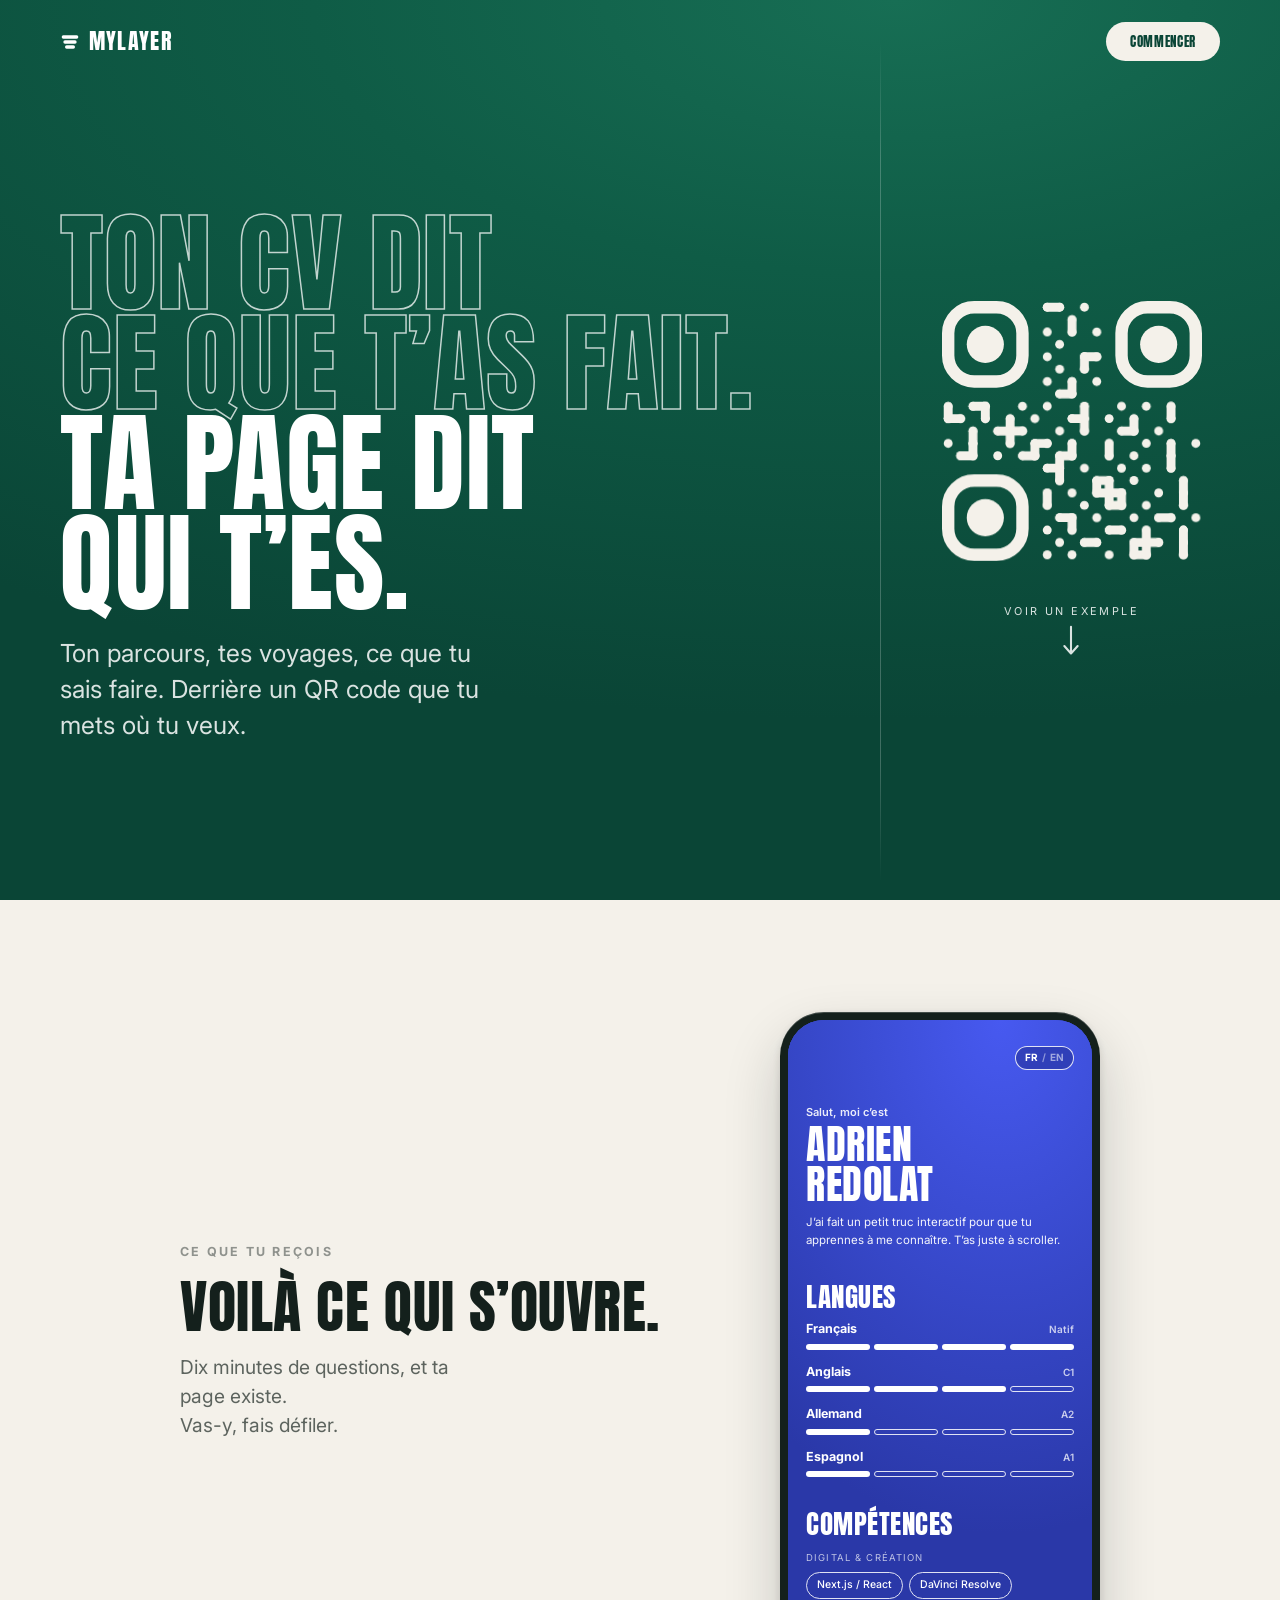
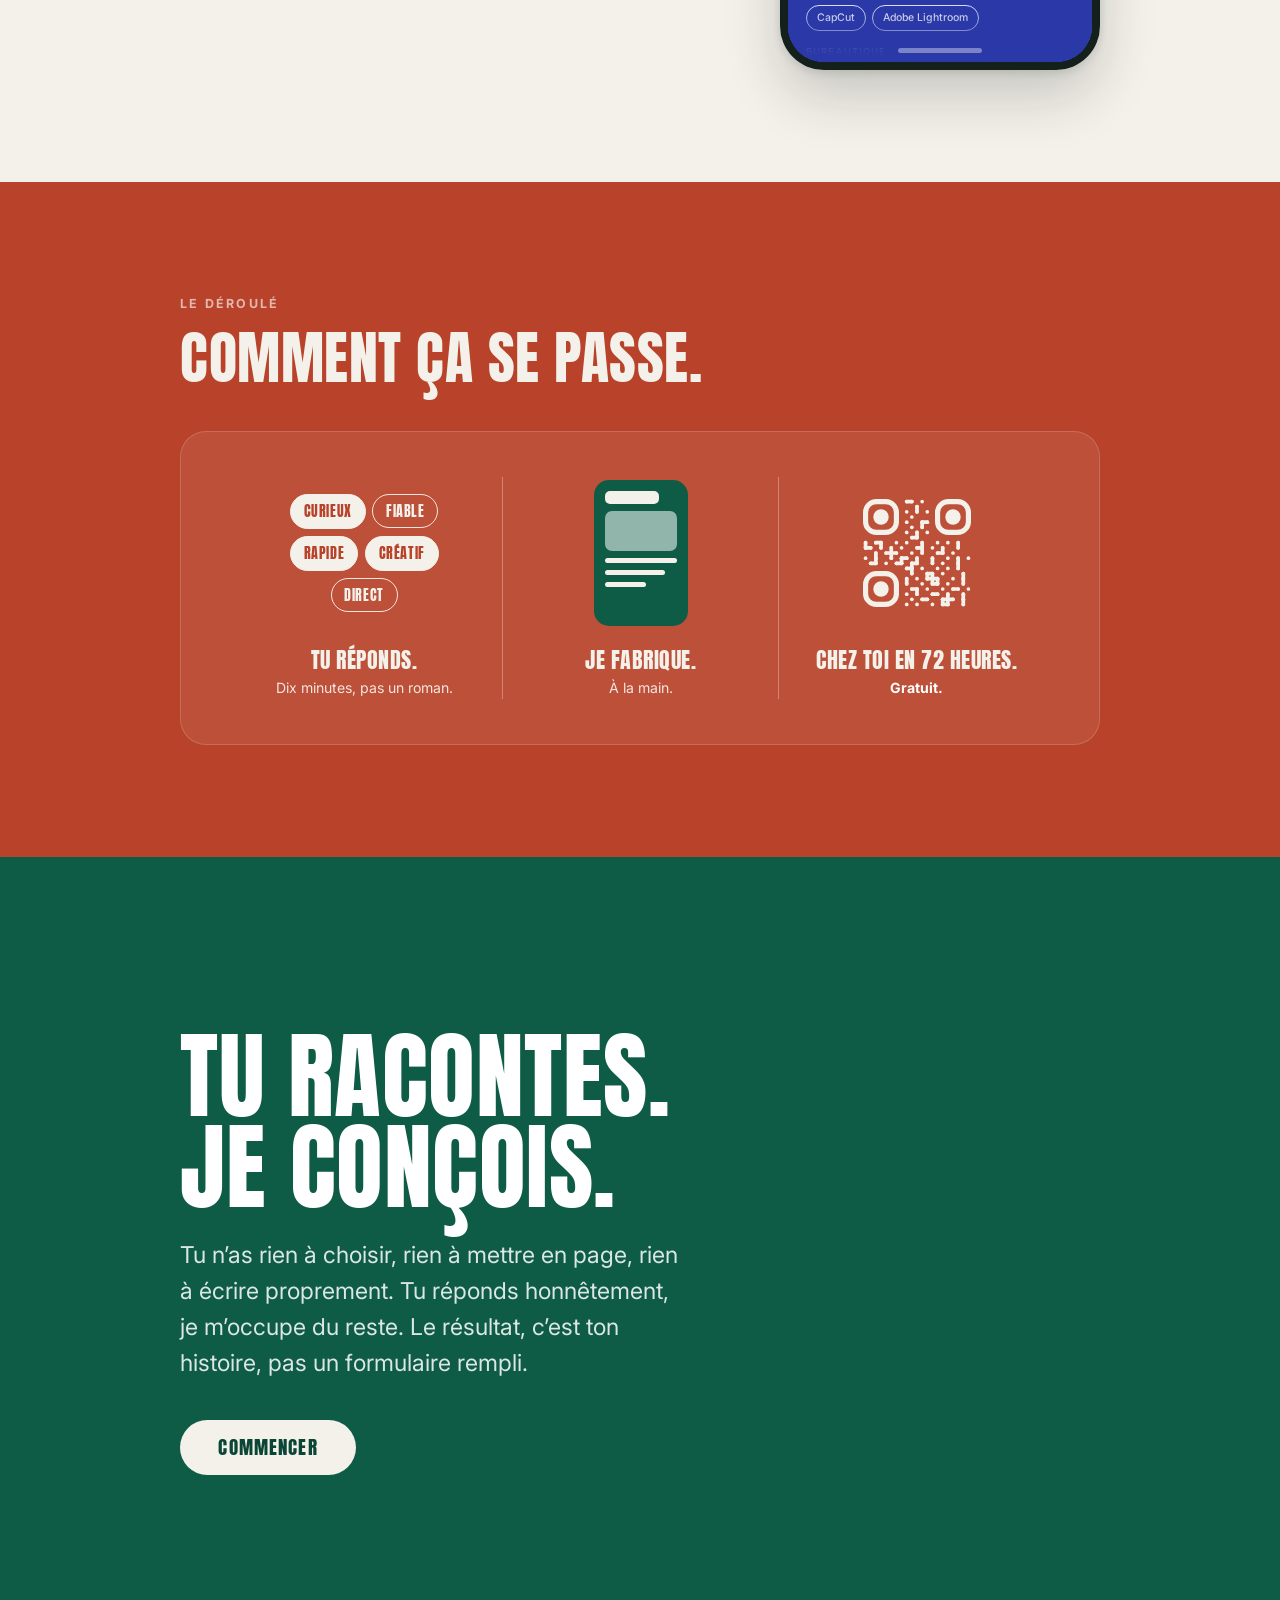
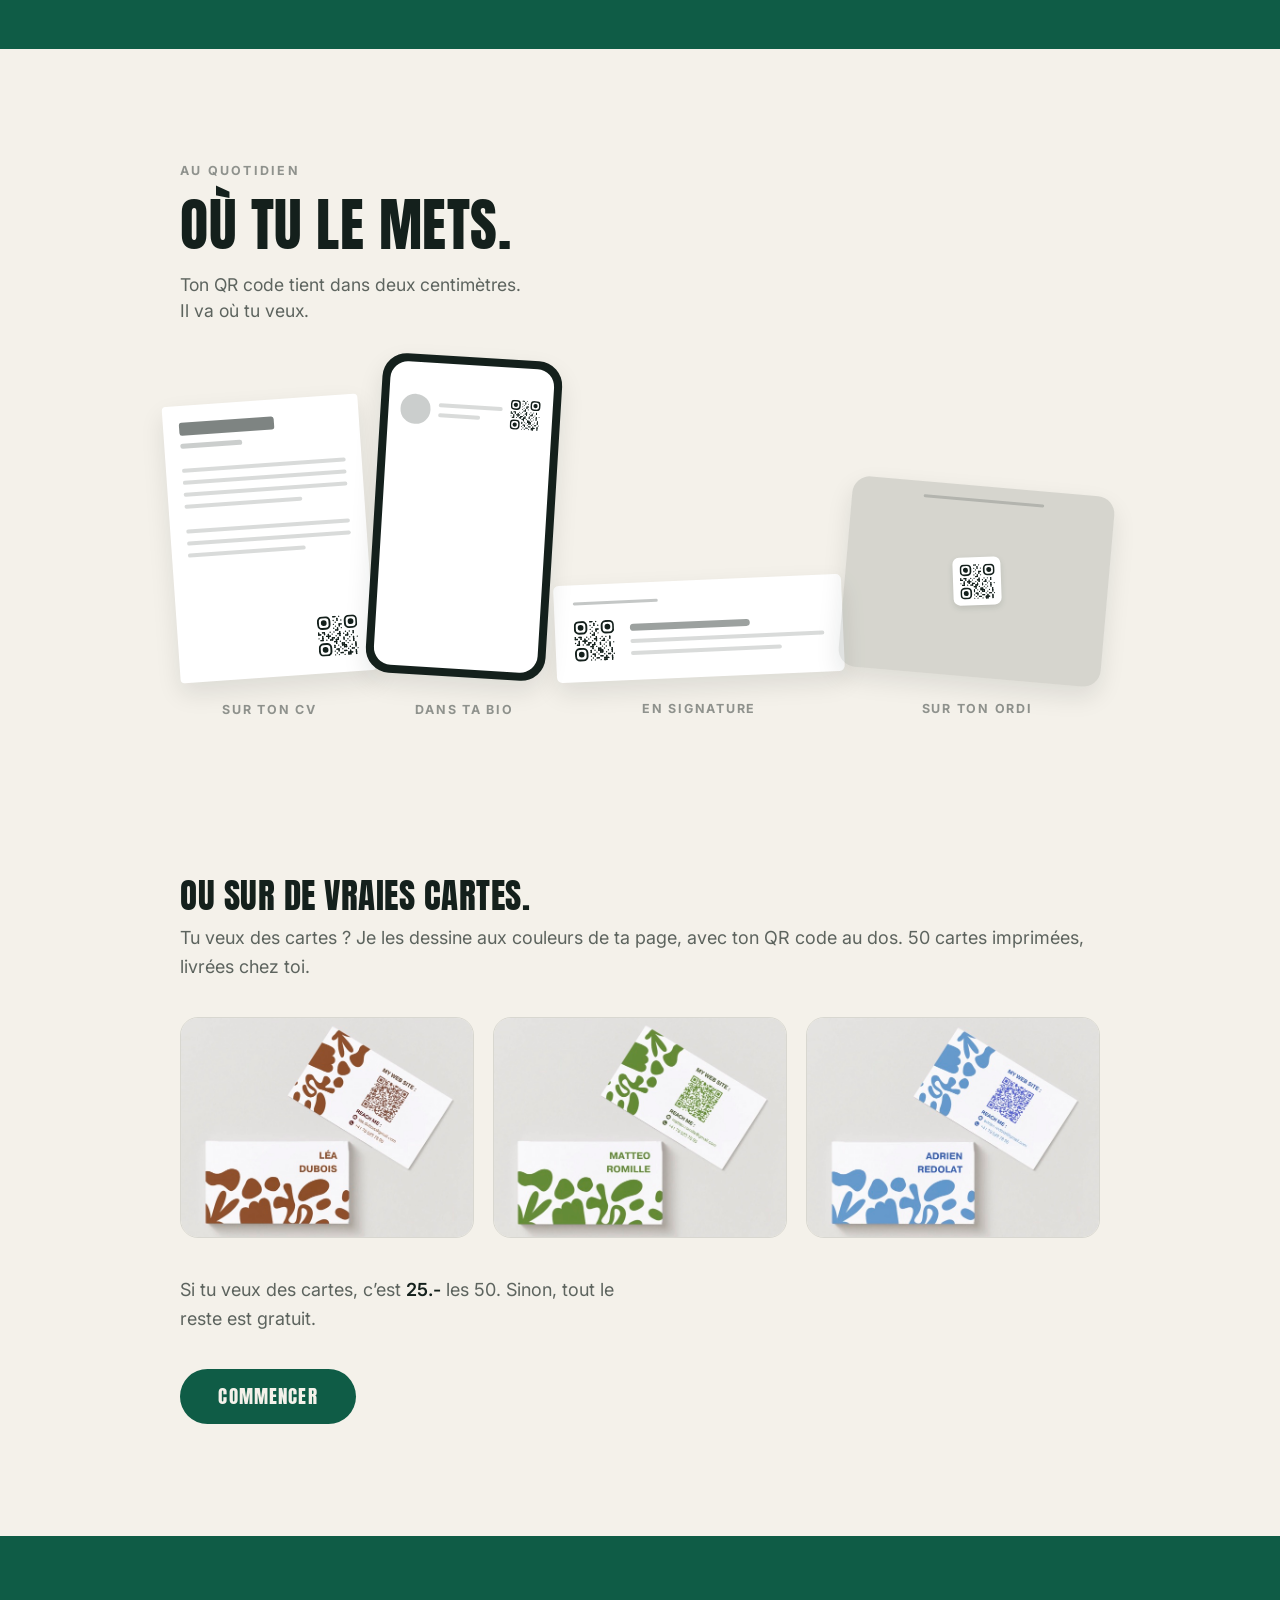
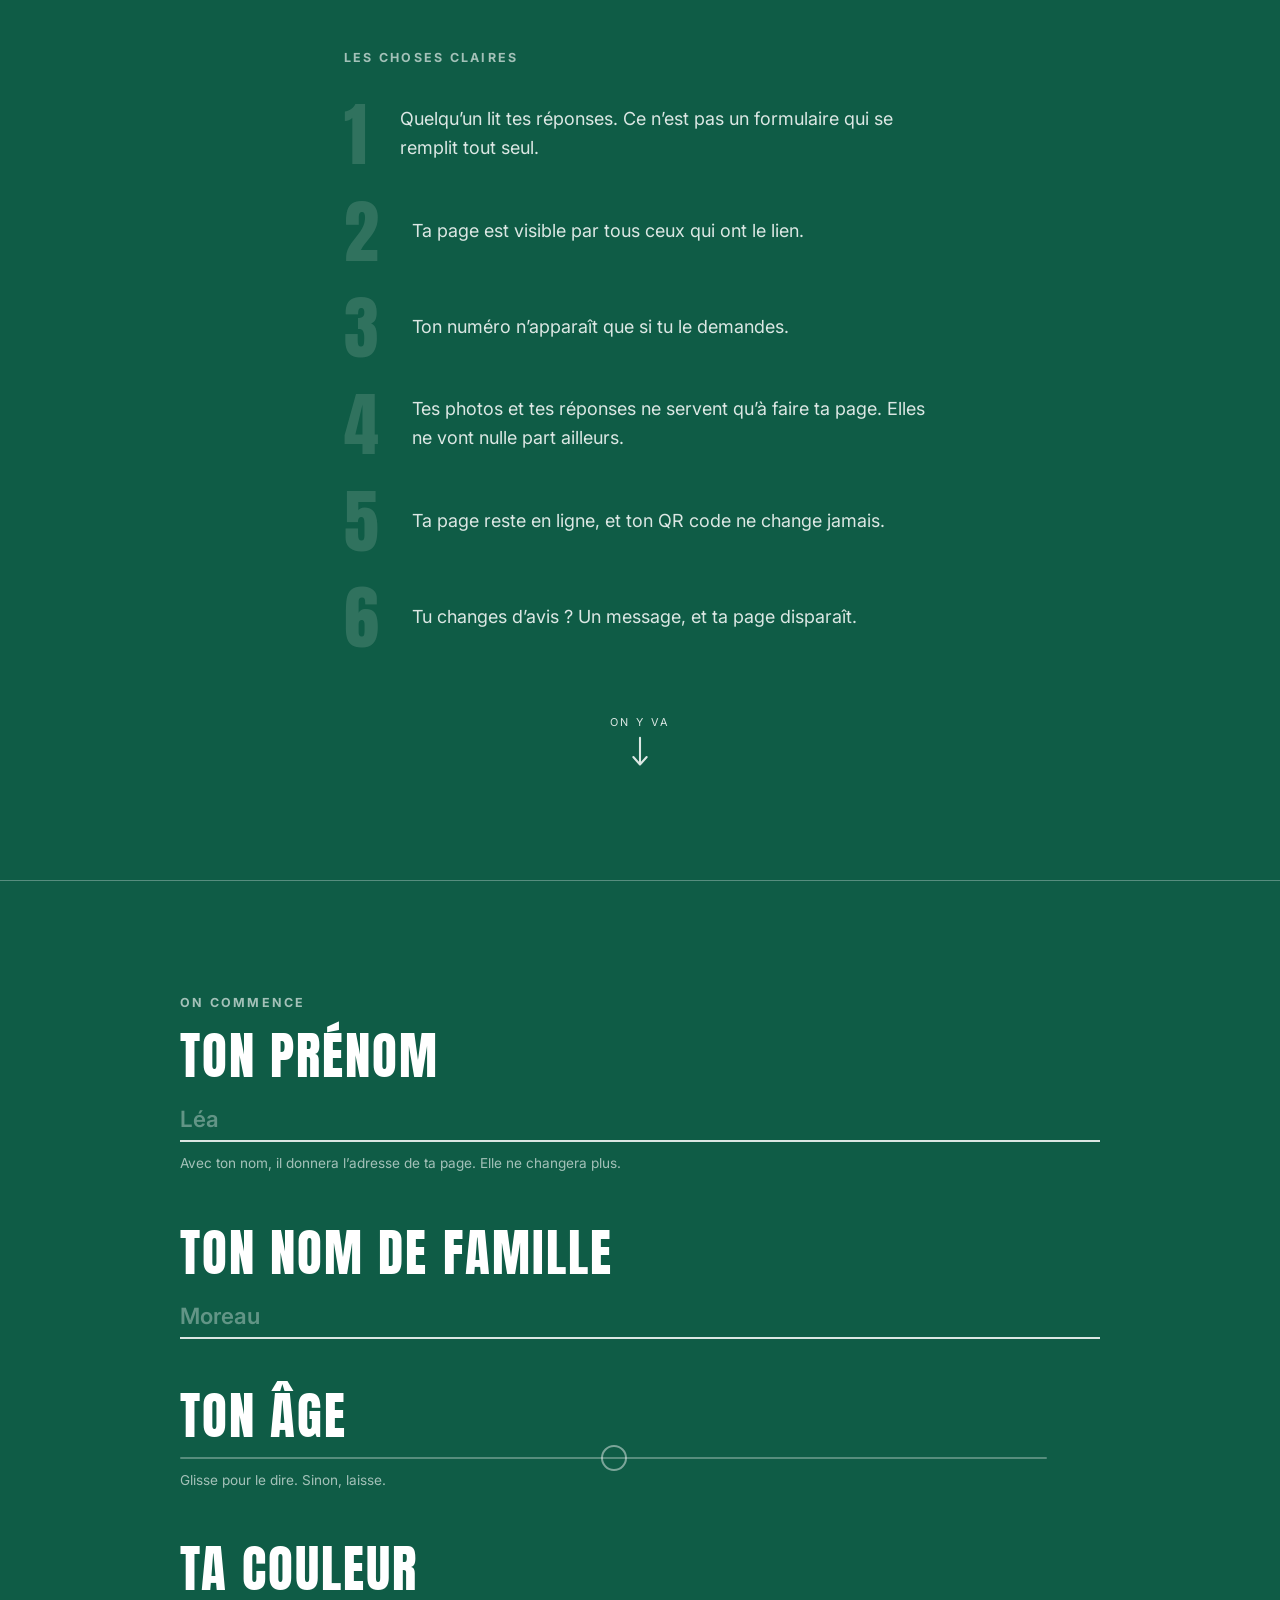
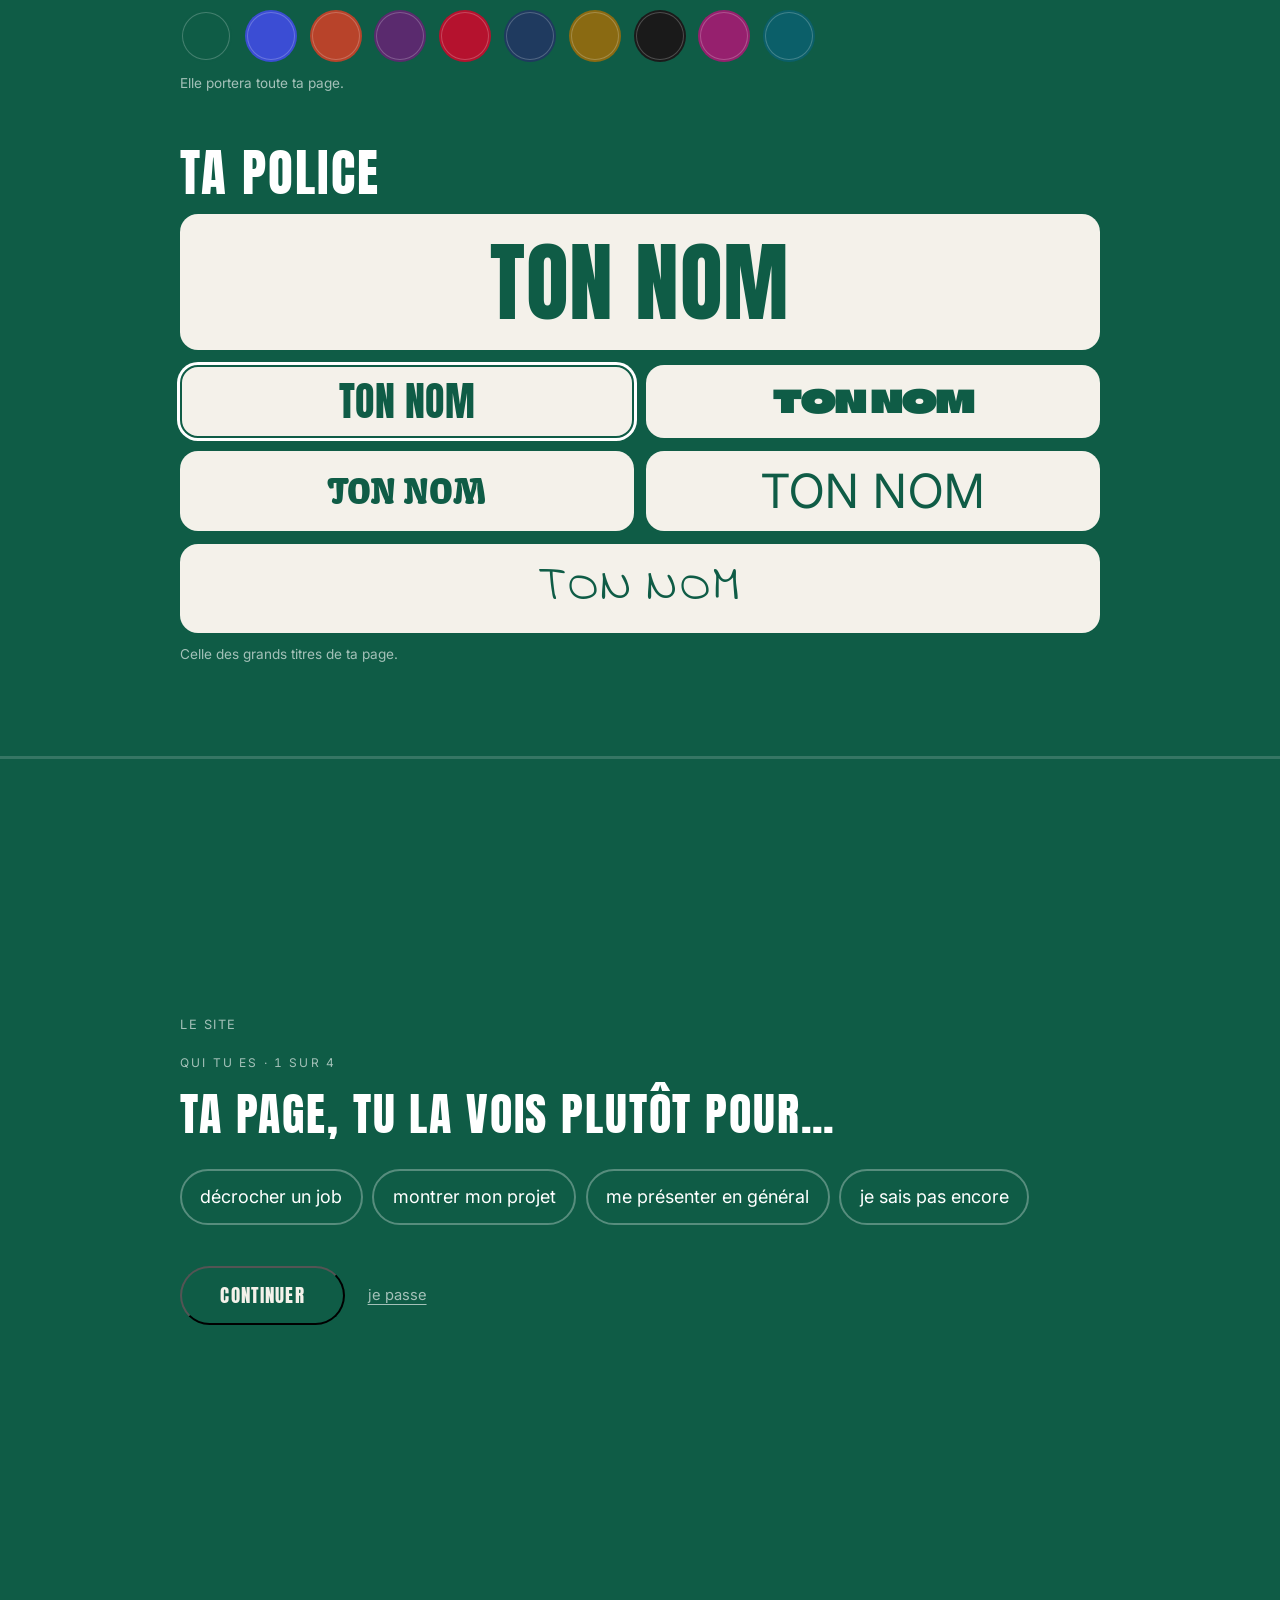
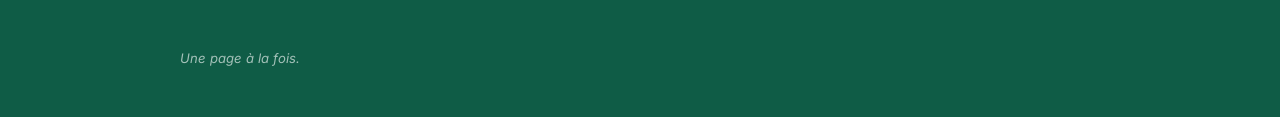
<file: index.html>
<!DOCTYPE html>
<html lang="fr">
<head>
<meta charset="utf-8">
<meta name="viewport" content="width=device-width, initial-scale=1">
<title>MyLayer, ta page perso, ton QR code</title>
<meta name="description" content="Ton CV dit ce que t’as fait. Ta page dit qui t’es. Une page perso, un QR code. Dix minutes de questions, et c’est à toi.">
<meta name="theme-color" content="#0F5C46">
<meta property="og:type" content="website">
<meta property="og:title" content="MyLayer, ta page perso, ton QR code">
<meta property="og:description" content="Ton CV dit ce que t’as fait. Ta page dit qui t’es.">
<meta property="og:locale" content="fr_CH">

<link rel="preconnect" href="https://fonts.googleapis.com">
<link rel="preconnect" href="https://fonts.gstatic.com" crossorigin>
<link href="https://fonts.googleapis.com/css2?family=Anton&family=Inter:wght@400;500;600;700&display=swap" rel="stylesheet">
<link rel="stylesheet" href="assets/css/style.css">
<link rel="stylesheet" href="assets/css/formulaire.css">

<!-- Sans JS, rien n’est masqué : les animations sont un bonus, pas une condition. -->
<script>document.documentElement.classList.add('js');</script>
</head>
<body>

<a class="skip" href="#contenu">Aller au contenu</a>

<!-- ======================= EN-TÊTE =======================
     Les deux cellules se calent sur les deux colonnes de l’accroche :
     le logo coiffe le titre, « commencer » coiffe le QR code. -->
<header class="site-header">
  <a class="logo" href="#" aria-label="MyLayer, accueil">
    <svg class="logo-mark" viewBox="0 0 24 24" aria-hidden="true" focusable="false">
      <rect x="2"  y="4"    width="20" height="4" rx="2"></rect>
      <rect x="4"  y="10"   width="16" height="4" rx="2"></rect>
      <rect x="6"  y="16"   width="12" height="4" rx="2"></rect>
    </svg>
    <span class="logo-word">MyLayer</span>
  </a>
  <!-- Le seul appel à l’action de l’en-tête : direct vers le début du questionnaire. -->
  <a class="commencer" href="#debut">Commencer</a>
</header>

<main id="contenu">

  <!-- ==================================================================
       1. ACCROCHE
       Deux colonnes franches séparées d’un filet : l’argument à gauche,
       la preuve à droite. Plus de moitié d’écran vide.
       ================================================================== -->
  <section class="hero">
    <div class="hero__grid">

      <!-- Le CV est en creux, la page est pleine. L’image dit l’argument. -->
      <div class="hero__mot">
        <h1 class="hero__title reveal">
          <em>Ton CV dit<br>ce que t’as fait.</em><br>
          Ta page dit<br>qui t’es.
        </h1>
        <p class="hero__sub reveal">
          Ton parcours, tes voyages, ce que tu sais faire.
          Derrière un QR code que tu mets où tu veux.
        </p>
      </div>

      <!-- Le motif. Ce n’est pas un QR code et ça n’a jamais eu à en être
           un : personne ne scanne un écran avec un écran, ni son propre
           téléphone avec lui-même. C’est un dessin composé à la main, qui
           emprunte au QR code ses trois yeux et sa trame pour dire d’un coup
           d’œil de quoi ce produit parle. Décoratif, donc inerte : le vrai
           chemin vers une page, c’est le grand téléphone plus bas. -->
      <div class="hero__droite">
        <figure class="hero__qr">
          <svg class="qr-motif" viewBox="0 0 21 21" xmlns="http://www.w3.org/2000/svg"
         role="img" aria-label="Motif inspiré d’un QR code">
      <g style="--d:0.000s"><line x1="8.5" y1="0.5" x2="9.5" y2="0.5"/><circle cx="3.5" cy="9.5" r=".36"/><circle cx="8.5" cy="0.5" r=".36"/><circle cx="8.5" cy="18.5" r=".36"/><circle cx="13.5" cy="9.5" r=".36"/><rect class="qr-oeil" x="0.5" y="0.5" width="6" height="6" rx="2.1"/><circle cx="3.5" cy="3.5" r="1.5"/></g>
      <g style="--d:0.024s"><line x1="0.5" y1="9.5" x2="1.5" y2="9.5"/><line x1="2.5" y1="11.5" x2="2.5" y2="12.5"/><line x1="8.5" y1="13.5" x2="9.5" y2="13.5"/><line x1="10.5" y1="9.5" x2="11.5" y2="9.5"/><line x1="19.5" y1="18.5" x2="19.5" y2="19.5"/><circle cx="0.5" cy="9.5" r=".36"/><circle cx="2.5" cy="11.5" r=".36"/><circle cx="4.5" cy="12.5" r=".36"/><circle cx="8.5" cy="13.5" r=".36"/><circle cx="10.5" cy="9.5" r=".36"/><circle cx="17.5" cy="19.5" r=".36"/><circle cx="18.5" cy="13.5" r=".36"/><circle cx="19.5" cy="18.5" r=".36"/><rect class="qr-oeil" x="14.5" y="0.5" width="6" height="6" rx="2.1"/><circle cx="17.5" cy="3.5" r="1.5"/></g>
      <g style="--d:0.048s"><line x1="9.5" y1="13.5" x2="9.5" y2="14.5"/><line x1="18.5" y1="8.5" x2="18.5" y2="9.5"/><circle cx="5.5" cy="11.5" r=".36"/><circle cx="8.5" cy="8.5" r=".36"/><circle cx="9.5" cy="13.5" r=".36"/><circle cx="10.5" cy="18.5" r=".36"/><circle cx="12.5" cy="6.5" r=".36"/><circle cx="13.5" cy="12.5" r=".36"/><circle cx="18.5" cy="8.5" r=".36"/><rect class="qr-oeil" x="0.5" y="14.5" width="6" height="6" rx="2.1"/><circle cx="3.5" cy="17.5" r="1.5"/></g>
      <g style="--d:0.072s"><line x1="15.5" y1="20.5" x2="16.5" y2="20.5"/><circle cx="7.5" cy="9.5" r=".36"/><circle cx="8.5" cy="16.5" r=".36"/><circle cx="12.5" cy="17.5" r=".36"/><circle cx="13.5" cy="20.5" r=".36"/><circle cx="15.5" cy="20.5" r=".36"/><circle cx="19.5" cy="20.5" r=".36"/></g>
      <g style="--d:0.096s"><line x1="0.5" y1="8.5" x2="0.5" y2="9.5"/><line x1="11.5" y1="19.5" x2="12.5" y2="19.5"/><line x1="13.5" y1="15.5" x2="14.5" y2="15.5"/><line x1="13.5" y1="15.5" x2="13.5" y2="16.5"/><line x1="18.5" y1="11.5" x2="18.5" y2="12.5"/><line x1="19.5" y1="15.5" x2="19.5" y2="16.5"/><circle cx="0.5" cy="8.5" r=".36"/><circle cx="2.5" cy="12.5" r=".36"/><circle cx="8.5" cy="11.5" r=".36"/><circle cx="9.5" cy="3.5" r=".36"/><circle cx="11.5" cy="16.5" r=".36"/><circle cx="11.5" cy="19.5" r=".36"/><circle cx="13.5" cy="15.5" r=".36"/><circle cx="17.5" cy="15.5" r=".36"/><circle cx="18.5" cy="11.5" r=".36"/><circle cx="19.5" cy="15.5" r=".36"/></g>
      <g style="--d:0.120s"><line x1="1.5" y1="12.5" x2="2.5" y2="12.5"/><line x1="5.5" y1="10.5" x2="6.5" y2="10.5"/><line x1="5.5" y1="10.5" x2="5.5" y2="11.5"/><line x1="10.5" y1="17.5" x2="10.5" y2="18.5"/><circle cx="1.5" cy="12.5" r=".36"/><circle cx="5.5" cy="10.5" r=".36"/><circle cx="8.5" cy="6.5" r=".36"/><circle cx="9.5" cy="10.5" r=".36"/><circle cx="10.5" cy="17.5" r=".36"/><circle cx="11.5" cy="10.5" r=".36"/><circle cx="11.5" cy="13.5" r=".36"/><circle cx="15.5" cy="10.5" r=".36"/><circle cx="17.5" cy="10.5" r=".36"/><circle cx="20.5" cy="17.5" r=".36"/></g>
      <g style="--d:0.144s"><line x1="11.5" y1="8.5" x2="11.5" y2="9.5"/><line x1="11.5" y1="9.5" x2="11.5" y2="10.5"/><line x1="15.5" y1="19.5" x2="16.5" y2="19.5"/><line x1="15.5" y1="19.5" x2="15.5" y2="20.5"/><circle cx="1.5" cy="9.5" r=".36"/><circle cx="9.5" cy="5.5" r=".36"/><circle cx="10.5" cy="12.5" r=".36"/><circle cx="11.5" cy="5.5" r=".36"/><circle cx="11.5" cy="8.5" r=".36"/><circle cx="11.5" cy="9.5" r=".36"/><circle cx="12.5" cy="2.5" r=".36"/><circle cx="14.5" cy="16.5" r=".36"/><circle cx="15.5" cy="19.5" r=".36"/></g>
      <g style="--d:0.168s"><line x1="2.5" y1="8.5" x2="3.5" y2="8.5"/><line x1="9.5" y1="17.5" x2="10.5" y2="17.5"/><line x1="11.5" y1="4.5" x2="12.5" y2="4.5"/><line x1="11.5" y1="4.5" x2="11.5" y2="5.5"/><line x1="13.5" y1="18.5" x2="14.5" y2="18.5"/><circle cx="2.5" cy="8.5" r=".36"/><circle cx="9.5" cy="0.5" r=".36"/><circle cx="9.5" cy="17.5" r=".36"/><circle cx="10.5" cy="7.5" r=".36"/><circle cx="11.5" cy="0.5" r=".36"/><circle cx="11.5" cy="4.5" r=".36"/><circle cx="13.5" cy="18.5" r=".36"/><circle cx="15.5" cy="14.5" r=".36"/><circle cx="18.5" cy="9.5" r=".36"/></g>
      <g style="--d:0.192s"><line x1="5.5" y1="9.5" x2="5.5" y2="10.5"/><line x1="7.5" y1="11.5" x2="8.5" y2="11.5"/><line x1="7.5" y1="11.5" x2="7.5" y2="12.5"/><line x1="9.5" y1="12.5" x2="10.5" y2="12.5"/><line x1="9.5" y1="12.5" x2="9.5" y2="13.5"/><line x1="15.5" y1="9.5" x2="15.5" y2="10.5"/><circle cx="5.5" cy="9.5" r=".36"/><circle cx="7.5" cy="11.5" r=".36"/><circle cx="8.5" cy="4.5" r=".36"/><circle cx="9.5" cy="12.5" r=".36"/><circle cx="10.5" cy="2.5" r=".36"/><circle cx="12.5" cy="19.5" r=".36"/><circle cx="14.5" cy="18.5" r=".36"/><circle cx="15.5" cy="9.5" r=".36"/><circle cx="18.5" cy="17.5" r=".36"/></g>
      <g style="--d:0.216s"><line x1="3.5" y1="8.5" x2="3.5" y2="9.5"/><line x1="9.5" y1="7.5" x2="10.5" y2="7.5"/><line x1="10.5" y1="11.5" x2="10.5" y2="12.5"/><line x1="12.5" y1="14.5" x2="13.5" y2="14.5"/><line x1="12.5" y1="14.5" x2="12.5" y2="15.5"/><line x1="18.5" y1="12.5" x2="18.5" y2="13.5"/><line x1="19.5" y1="19.5" x2="19.5" y2="20.5"/><circle cx="0.5" cy="11.5" r=".36"/><circle cx="3.5" cy="8.5" r=".36"/><circle cx="9.5" cy="7.5" r=".36"/><circle cx="9.5" cy="19.5" r=".36"/><circle cx="10.5" cy="11.5" r=".36"/><circle cx="12.5" cy="14.5" r=".36"/><circle cx="14.5" cy="13.5" r=".36"/><circle cx="18.5" cy="12.5" r=".36"/><circle cx="19.5" cy="19.5" r=".36"/><circle cx="20.5" cy="11.5" r=".36"/></g>
      <g style="--d:0.240s"><line x1="10.5" y1="6.5" x2="10.5" y2="7.5"/><line x1="13.5" y1="16.5" x2="14.5" y2="16.5"/><line x1="17.5" y1="17.5" x2="18.5" y2="17.5"/><line x1="19.5" y1="14.5" x2="19.5" y2="15.5"/><circle cx="8.5" cy="20.5" r=".36"/><circle cx="9.5" cy="14.5" r=".36"/><circle cx="10.5" cy="6.5" r=".36"/><circle cx="10.5" cy="20.5" r=".36"/><circle cx="13.5" cy="16.5" r=".36"/><circle cx="14.5" cy="8.5" r=".36"/><circle cx="16.5" cy="20.5" r=".36"/><circle cx="17.5" cy="17.5" r=".36"/><circle cx="19.5" cy="14.5" r=".36"/></g>
      <g style="--d:0.264s"><line x1="8.5" y1="15.5" x2="8.5" y2="16.5"/><line x1="10.5" y1="1.5" x2="10.5" y2="2.5"/><line x1="12.5" y1="15.5" x2="13.5" y2="15.5"/><line x1="13.5" y1="11.5" x2="13.5" y2="12.5"/><line x1="14.5" y1="15.5" x2="14.5" y2="16.5"/><line x1="16.5" y1="18.5" x2="16.5" y2="19.5"/><line x1="16.5" y1="19.5" x2="17.5" y2="19.5"/><line x1="16.5" y1="19.5" x2="16.5" y2="20.5"/><circle cx="7.5" cy="12.5" r=".36"/><circle cx="8.5" cy="2.5" r=".36"/><circle cx="8.5" cy="15.5" r=".36"/><circle cx="10.5" cy="1.5" r=".36"/><circle cx="10.5" cy="15.5" r=".36"/><circle cx="12.5" cy="4.5" r=".36"/><circle cx="12.5" cy="15.5" r=".36"/><circle cx="13.5" cy="11.5" r=".36"/><circle cx="14.5" cy="15.5" r=".36"/><circle cx="16.5" cy="16.5" r=".36"/><circle cx="16.5" cy="18.5" r=".36"/><circle cx="16.5" cy="19.5" r=".36"/></g>
      <g style="--d:0.288s"><line x1="2.5" y1="10.5" x2="2.5" y2="11.5"/><line x1="4.5" y1="10.5" x2="5.5" y2="10.5"/><line x1="6.5" y1="12.5" x2="7.5" y2="12.5"/><line x1="14.5" y1="10.5" x2="15.5" y2="10.5"/><circle cx="2.5" cy="10.5" r=".36"/><circle cx="4.5" cy="10.5" r=".36"/><circle cx="6.5" cy="10.5" r=".36"/><circle cx="6.5" cy="12.5" r=".36"/><circle cx="14.5" cy="10.5" r=".36"/><circle cx="15.5" cy="17.5" r=".36"/><circle cx="16.5" cy="11.5" r=".36"/><circle cx="16.5" cy="13.5" r=".36"/></g>
      <g style="--d:0.312s"><line x1="13.5" y1="14.5" x2="13.5" y2="15.5"/><circle cx="6.5" cy="8.5" r=".36"/><circle cx="13.5" cy="14.5" r=".36"/><circle cx="15.5" cy="12.5" r=".36"/><circle cx="16.5" cy="8.5" r=".36"/><circle cx="19.5" cy="16.5" r=".36"/></g>
  </svg>
        </figure>

        <a class="scroll-hint reveal" href="#exemples" aria-label="Descendre">
          <span class="scroll-hint__label">Voir un exemple</span>
          <svg class="scroll-hint__arrow" viewBox="0 0 24 38" fill="none" aria-hidden="true">
            <path d="M12 2v30M4 25l8 9 8-9" stroke="currentColor" stroke-width="2.5"
                  stroke-linecap="round" stroke-linejoin="round"/>
          </svg>
        </a>
      </div>

    </div>
  </section>

  <!-- ==================================================================
       2. CE QUE C’EST  (on montre l’objet avant d’expliquer quoi que ce
           soit : un grand téléphone, la vraie page dedans, qui défile
           sous le doigt du visiteur)
       ================================================================== -->
  <section class="band band--light" id="exemples">
    <div class="wrap voila">

      <div class="voila__mot">
        <p class="surtitre reveal">Ce que tu reçois</p>
        <h2 class="titre reveal">Voilà ce qui s’ouvre.</h2>
        <p class="voila__sous reveal">
          Dix minutes de questions, et ta page existe.<br>
          Vas-y, fais défiler.
        </p>
      </div>

      <!-- La page d’Adrien, reproduite en HTML, pas d’iframe, pas d’image :
           c’est du vrai texte et de vraies photos, et ça défile tout seul
           dans le cadre, sans toucher au scroll de la page.

           L’ordre des blocs n’est pas celui de la vraie page : elle s’ouvrait
           ici sur le nom puis trois paragraphes, et le visiteur découvrait le
           produit par un mur de prose. Les barres de langues et les pastilles
           de compétences se comprennent sans lire une ligne : elles montent
           donc juste après le nom, les chiffres derrière elles pour qu’on en
           aperçoive le début et qu’on ait envie de faire défiler. Le texte
           vient ensuite. Contenu, noms et formulations : rien n’a bougé, ce
           sont les blocs qui ont changé de place. -->
      <div class="voila__tel reveal">
        <div class="tel">
          <div class="tel__ecran">
            <div class="tel__page fa" data-page tabindex="0" role="region"
                 aria-label="La page d’Adrien : fais défiler pour la lire">
          <!-- La bascule FR/EN de la vraie page : elle reste en place
               pendant qu'on défile, exactement comme sur le vrai site. -->
          <div class="fa-lang" aria-hidden="true"><b>FR</b><i>/</i><span>EN</span></div>

          <div class="fa-hero">
            <p class="fa-hi">Salut, moi c’est</p>
            <p class="fa-nom">ADRIEN<br>REDOLAT</p>
            <p class="fa-tag">J’ai fait un petit truc interactif pour que tu
              apprennes à me connaître. T’as juste à scroller.</p>
          </div>

          <div class="fa-bloc">
            <h3 class="fa-titre">Langues</h3>
            <ul class="fa-langues">
              <li class="fa-langue">
                <span class="fa-langue__tete"><b>Français</b><i>Natif</i></span>
                <span class="fa-jauge"><span class="fa-jauge__cran est-on"></span><span class="fa-jauge__cran est-on"></span><span class="fa-jauge__cran est-on"></span><span class="fa-jauge__cran est-on"></span></span>
              </li>
              <li class="fa-langue">
                <span class="fa-langue__tete"><b>Anglais</b><i>C1</i></span>
                <span class="fa-jauge"><span class="fa-jauge__cran est-on"></span><span class="fa-jauge__cran est-on"></span><span class="fa-jauge__cran est-on"></span><span class="fa-jauge__cran"></span></span>
              </li>
              <li class="fa-langue">
                <span class="fa-langue__tete"><b>Allemand</b><i>A2</i></span>
                <span class="fa-jauge"><span class="fa-jauge__cran est-on"></span><span class="fa-jauge__cran"></span><span class="fa-jauge__cran"></span><span class="fa-jauge__cran"></span></span>
              </li>
              <li class="fa-langue">
                <span class="fa-langue__tete"><b>Espagnol</b><i>A1</i></span>
                <span class="fa-jauge"><span class="fa-jauge__cran est-on"></span><span class="fa-jauge__cran"></span><span class="fa-jauge__cran"></span><span class="fa-jauge__cran"></span></span>
              </li>
            </ul>
          </div>

          <div class="fa-bloc">
            <h3 class="fa-titre">Compétences</h3>
            <p class="fa-surtitre">Digital &amp; création</p>
            <ul class="fa-puces">
              <li>Next.js / React</li><li>DaVinci Resolve</li>
              <li>CapCut</li><li>Adobe Lightroom</li>
            </ul>
            <p class="fa-surtitre">Bureautique</p>
            <ul class="fa-puces"><li>Suite Microsoft Office</li></ul>
          </div>

          <div class="fa-bloc">
            <h3 class="fa-titre">En quelques chiffres</h3>
            <ul class="fa-chiffres">
              <li><b>16</b><span>pays</span></li>
              <li><b>4</b><span>langues</span></li>
              <li><b>400</b><span>personnes en banquet</span></li>
              <li><b>4</b><span>voyages en solo</span></li>
            </ul>
          </div>

          <div class="fa-bloc">
            <p class="fa-texte">J’ai 22 ans, suisse et français, et depuis tout
              petit je bouge, je teste, je me lance.</p>
            <p class="fa-texte">Ayant eu la chance d’avoir de belles opportunités,
              j’ai pu gérer des banquets de 400 personnes au Canada, lancer ma
              propre agence web avec de vrais clients, monter une marque de ski,
              et voyager en solo un peu partout dans le monde.</p>
            <p class="fa-texte">Hôtellerie, business, création, terrain : je passe
              de l’un à l’autre sans problème, et c’est exactement là que je me
              sens le mieux.</p>
            <ul class="fa-mots">
              <li>Polyvalent</li><li>International</li><li>Entreprenant</li>
            </ul>
          </div>

          <div class="fa-bloc">
            <h3 class="fa-titre">Là où je suis parti</h3>
            <p class="fa-sous">16 pays, 4 voyages en solo</p>
            <div class="fa-carte">
            <svg version="1.1" aria-hidden="true" focusable="false"
            xmlns="http://www.w3.org/2000/svg"
            xmlns:xlink="http://www.w3.org/1999/xlink"
            viewBox="30.767 241.591 784.077 458.627">
            <g>
            <path d="M512.674,502.797l3.526,2.403l1.046-0.052l8.757-3.008l0.994,3.206l-0.701,2.706l-1.893,1.503l-4.729-0.302l-6.769-4.158L512.674,502.797L512.674,502.797z"/>
            <path class="visited" d="M528.466,468.135l0.753,3.008l8.522,0.752l0.596-6.172l1.644-0.897l0.448-2.257l-2.688,0.753l-2.99,4.521L528.466,468.135L528.466,468.135z"/>
            <path d="M545.85,435.383l1.374,10.771l3.423,0.752l0.32,1.937l-2.455,2.049l4.573,3.691l8.885-3.198l0.709-3.786l5.593-3.491l2.145-8.091l1.599-1.722l-1.659-2.887l5.412-3.347l-0.691-0.968l-2.498,0.155l-0.226,2.299l-3.354-0.033l-0.062-3.068l-1.079-1.288l-1.815,1.649l0.052,1.515l-2.739,1.036l-5.059-0.319l-6.568,6.881L545.85,435.383L545.85,435.383z"/>
            <path d="M450.679,420.438v3.984l1.142,2.152l0.82-0.096l1.409-2.566l-0.821-1.15l-0.319-2.844l-1.089-1.012L450.679,420.438L450.679,420.438z"/>
            <path d="M507.47,420.549l4.149,5.411l-1.218,1.427l-2.939-0.51l-3.646-3.268l0.196-2.146L507.47,420.549L507.47,420.549z"/>
            <g>
            <path class="mainland" d="M437.366,547.461l2.948,11.003l-0.069,3.478l-4.313,4.633l-0.647,7.527l16.597,0.147l5.395,1.954l4.45-0.58l-2.594-3.251l0.01-9.282l5.101-0.217v-3.621l-4.142-0.172l-0.829-8.575l-1.746,0.024l-0.943-0.848l-1.027,0.054l-1.365,2.646h-5.255l-1.22-1.227l0.363-1.738l-1.436-2.101L437.366,547.461L437.366,547.461z"/>
            <path d="M435.577,544.453l1.504,1.953l1.945-1.842l-0.571-1.909l-0.483-0.035L435.577,544.453L435.577,544.453z"/>
            </g>
            <g>
            <path class="mainland" d="M279.05,600.613l1.677,1.571l-6.371,9.467l-2.239,2.479l0.777,10.813l4.918,5.974l-4.132,7.209l-3.129,1.35h-3.579l1.003,5.627l-5.593,1.92l1.34,4.729l-3.354,10.701l4.141,3.38l-2.239,5.515l-3.804,5.975l2.014,4.165l-4.918,0.786l-4.028-4.951l-0.674-15.432l-6.258-26.209l1.893-9.163l-4.028-11.713l2.68-15.204l2.463-2.931l-0.605-2.222l3.164-2.888l7.054,0.483l3.942,4.21l4.555,0.078l4.668,2.853l-1.375,3.217l0.329,3.25l6.612-0.312L279.05,600.613L279.05,600.613z"/>
            <path d="M264.745,687.564l0.225,4.951l3.803-0.337l3.242-2.144l-5.48-1.124L264.745,687.564L264.745,687.564z"/>
            </g>
            <path d="M430.46,403.459l-0.562,1.167l0.483,0.83l2.015-0.415h1.711l1.857,1.572l3.95-0.717l2.904-1.729l0.743-1.167l-0.112-1.504l-2.611-1.954l-3.501,0.035l-0.294,1.988l-3.683,1.797L430.46,403.459L430.46,403.459z"/>
            <g>
            <path class="mainland" d="M672.961,609.067l-0.303,21.938l-3.371,2.472l-0.303,2.161l4.598,3.086l11.35-2.161h5.826l2.145-3.095l12.879-2.472l9.198,2.784l-0.614,3.708l1.228,3.708l7.055-1.236l0.303,1.851l-4.599,3.396l1.53,1.236l3.37-1.236l-0.917,10.2l6.44,4.944l3.683-1.236l1.841,1.852l10.735-1.548l10.123-16.381l3.682-0.925l7.357-13.596l1.841-11.739l-4.599-5.869l1.842-1.236l-3.684-11.436l-3.984-2.783l0.614-15.448l-3.684-2.782l-0.916-8.652h-1.842l-6.138,20.392l-3.37,0.312l-7.668-7.728l4.297-11.437l-7.971-1.547l-8.896,2.472l-2.454,7.104l-3.984,0.925l-0.304-4.944l-16.252,9.889l0.304,3.708l-2.454,3.397h-6.139l-13.19,5.56L672.961,609.067L672.961,609.067z"/>
            <path d="M728.775,668.089l-1.531,6.181l0.304,4.322l4.599-0.312l5.213-8.03L728.775,668.089L728.775,668.089z"/>
            </g>
            <path d="M508.931,418.674l-0.873,1.486l4.071,5.342l1.418-0.458l2.334,2.446l1.011-4.287l2.533,0.406l-0.104-1.229l-4.165-3.646l-0.795,2.143L508.931,418.674L508.931,418.674z"/>
            <path d="M442.708,411.084l-0.319,0.527l5.801,5.981l2.127-3.13l-0.078-1.234l-1.857-2.256L442.708,411.084L442.708,411.084z"/>
            <path d="M616.256,457.908l-1.134,2.049l2.938,5.584l0.087,4.357l0.535,1.166l3.449,0.061l1.953-1.875l1.418,0.855l0.285,2.652l1.133-0.708l0.069-3.389l-0.951-0.112l-0.596-2.879l-2.403-0.086l-0.596-1.6l1.469-1.962l0.024-0.97h-4.269L616.256,457.908L616.256,457.908z"/>
            <path class="visited" d="M414.019,391.704l-0.554,1.383l5.947,3.925l0.4,0.051l0.375-1.094l0.837-0.588l-1.336-1.499h-0.916l-1.255-1.426L414.019,391.704L414.019,391.704z"/>
            <path d="M404.493,493.496l3.146-0.25l5.16,7.295l-4.789,3.613l-3.466-0.892l-4.66,0.062l-0.752,2.73l-3.907,0.19l-1.071-1.461l1.385-4.442L404.493,493.496L404.493,493.496z"/>
            <path d="M457.092,414.066l0.139,4.305l1.452,3.025l5.454,0.095l2.455-1.737l2.412-0.959l-0.588-2.75l0.545-1.469l-1.228-0.641l-1.687,0.139l-1.323,1.332l-5.549,0.043L457.092,414.066L457.092,414.066z"/>
            <path d="M478.504,538.385l3.691-0.078l-0.959,3.232l-0.935,0.812h-1.142l-0.812-2.187L478.504,538.385L478.504,538.385z"/>
            <path d="M411.512,515.288h1.833l0.104-5.204l2.315-3.363l-0.104-5.852l-2.102-0.052l-3.604,2.816l1.504,2.87L411.512,515.288L411.512,515.288z"/>
            <path d="M689.038,515.08l-2.489,3.018l2.04,0.641l1.149-1.608L689.038,515.08L689.038,515.08z"/>
            <path d="M238.631,561.361l7.114-3.104l2.351,0.226l1.565,6.534l10.839,3.604l1.79,5.523l4.469,0.562l1.902,4.729l-1.34,4.278l-7.27,0.562l-2.68,6.872l-5.705-0.112l-1.79-0.337l-3.293,3.197l-1.625-0.156l-5.593-12.957l1.547-2.316l0.545-9.163l-1.383-5.455L238.631,561.361L238.631,561.361z"/>
            <path d="M286.631,618.464l5.402-10.391l0.198-8.73l10.079-6.501h5.645l4.435-7.512l0.804-14.418l-1.815-3.855l10.684-9.751l0.406-10.761l-14.514-7.105l-17.53-5.48l-8.264-0.812l2.221-4.669l-0.604-7.104l-1.808-0.596l-2.671,5.308l-1.4,1.754l-3.595-1.59l-12.093,4.261l-4.028-5.073l0.648-5.299l-3.804,3.872l-4.201-2.265l-0.424,0.597l0.009,1.841l3.622,1.945l-5.437,5.73l-3.432-0.034l-3.475-3.535l-3.933,0.121l-0.484,4.2l2.256,2.739l-2.663,8.532l-3.112,0.241l-4.953,3.13l-1.21,6.146l4.296,4.599l0.787-0.89l3.017-0.812l2.576,4.34l7.374-3.164l2.861,0.165l1.971,6.976l10.52,3.337l1.815,5.564l4.478,0.537l2.135,5.314l-1.443,4.729l1.884,2.474l-0.276,3.683l5.048-0.477l4.625,5.844l-0.363,4.105l2.74,2.316l-6.57,9.95L286.631,618.464L286.631,618.464z"/>
            <g>
            <path d="M222.121,463.112l-1.089-0.337l-0.086,2.101l1.34,1.349l0.917-1.349L222.121,463.112L222.121,463.112z"/>
            <path d="M224.29,466.397l-1.504,0.838l1.417,2.021l0.752-1.011L224.29,466.397L224.29,466.397z"/>
            <path d="M229.14,467.91l-1.591-0.087l0.165,1.012l1.167,1.687l1.002-1.099L229.14,467.91L229.14,467.91z"/>
            <path d="M228.388,465.896l-2.593-1.099l-0.501-2.609l1.002-0.425l1.003,2.023l1.002,0.76L228.388,465.896L228.388,465.896z"/>
            <path d="M225.881,460.588l-1.34-0.337l-0.251-1.686l-1.417-0.501l0.917-0.926l1.668,0.588l1.253,0.762L225.881,460.588L225.881,460.588z"/>
            </g>
            <path d="M616.108,453.561l1.34,1.833l4.528,0.034l-0.458-2.507L616.108,453.561L616.108,453.561z"/>
            <path d="M454.56,594.589l1.858,0.57l-0.26,5.314l1.911,0.26l4.391-3.959l5.273,0.57l1.399-3.545l6.673-6.095l-8.013-9.223l-0.104-1.514l-0.883-0.26l-2.43,2.24l-6.31,0.154l-0.884,7.866l-2.479,0.57L454.56,594.589L454.56,594.589z"/>
            <path d="M456.418,382.861l1.297,2.135l-0.519,1.703l0.086,1.349l0.476,1.616l2.68-1.521l3.329,0.086l2.334,0.959h5.922l1.729-4.141l1.037-1.564v-1.045l-3.717-5.23l-3.285-1.305l-2.68-0.303l-2.335,0.743l0.088,2.351l-3.241,4.098L456.418,382.861L456.418,382.861z"/>
            <path d="M191.823,483.228l-0.043,3.154h0.726l2.472-4.615h-1.677L191.823,483.228L191.823,483.228z"/>
            <g class="visited">
            <path class="mainland" d="M151.767,281.182l1.72,2.602l0.864,3.475l4.305,1.081l3.017-3.25l2.585,1.306l7.321,0.647l5.169-2.17l0.864,7.157h3.017v-3.034l3.017,0.216l7.538,8.895l4.953,3.035l-2.584,4.123l1.081,1.081l9.673,1.953l0.216,4.34l2.585,0.433l0.648-6.51l4.089-1.08l3.017,4.556l6.457,3.034l3.233,0.647l2.152-2.602l0.216-4.124l3.873-2.387l1.288,3.476l-3.449,6.077l0.432,3.033l1.937-3.033l3.873-3.475l0.216-4.556l-2.152-3.476l0.648-2.817l5.169-2.603l2.369,1.738l0.432,15.188l3.657-3.25l2.152,1.305l-3.017,5.204l3.873,0.865l5.602-8.679l4.737,4.986l-1.936,8.895l-4.737,2.603l-4.521-2.169l-8.177,1.736l0.864,2.818l-2.152,3.476l-6.673,1.521l-7.538,5.86l-6.673,8.896l-0.864,2.817l4.521,1.737l1.72,4.339l6.241,6.293l9.906,4.339l-2.152,9.975l-0.216,2.818l2.585,1.736l3.449-4.555l0.432-8.679l5.385-0.216l2.584-4.988l0.433-7.589l6.889-13.45l8.609,3.034l4.521,6.293l-1.937,6.292l3.449,1.954l8.394-5.646l2.368,15.404l7.754,9.327l0.216,4.771l-8.609,2.17l-4.088,4.338l-8.609-1.953l-4.305-0.217l-7.538,5.86l4.521-1.081l5.601-1.08l1.081,1.305l-1.504,4.771l0.216,4.34l2.585,1.736l2.584-0.648l1.296-1.953h1.72l-2.801,5.205l-5.385,0.215l-2.368,3.476h-3.017l-0.864-2.603l4.305-4.338l-5.169,1.737l-0.233-7.374l-1.487-0.863l-4.521,1.953l-0.432,3.691h-10.338l-8.832,6.08l-11.842,3.908l-1.288-1.738l5.964-8.902l-3.388-3.261l-2.152-4.132l-4.383-3.346l-4.702-0.389l-8.428-5.904l-61.122-10.043l-1.011-4.142l-5.602-5.204v-4.339l0.865-3.907l-0.433-2.168l-2.152-2.171l-0.432-3.475l5.602-3.908l-3.449-18.653l-4.737-0.217l-4.305-5.645L151.767,281.182L151.767,281.182z"/>
            <path d="M130.684,350.117l-1.47,2.818l0.51,1.996l0.959,0.598l-0.225,0.812l-1.029,0.294l0.294,2.965l1.106,1.115l0.882-0.959l-1.106-2.887l0.657-2.299l1.616-2.152l-1.175-1.997L130.684,350.117L130.684,350.117z"/>
            <path d="M135.542,367.008l-1.323,0.52l2.429,2.818l0.588,3.336l2.429,2.592l2.058-0.371v-3.406l-2.498-1.557L135.542,367.008L135.542,367.008z"/>
            <path d="M268.15,295.833l-1.53,1.547l1.34,2.126l6.328,0.77l-4.028-4.252L268.15,295.833L268.15,295.833z"/>
            <path d="M191.105,270.143l0.19,3.475l-6.898,7.148l1.729,5.791l4.979-1.348l2.878-4.253l7.278-2.706l5.938-0.389l-4.599-5.022l-2.299,1.737l-1.729-0.579l-0.959-2.126l-2.109-2.126L191.105,270.143L191.105,270.143z"/>
            <path d="M200.113,259.908l-1.53,2.706l7.477,2.706l2.68-4.055l1.15,2.707h1.919l3.639-4.055l-4.409-1.158l-1.729-1.348l-2.299,2.316L200.113,259.908L200.113,259.908z"/>
            <path d="M213.148,265.318l-5.938,2.508v1.928l7.667,2.896l-1.729,1.928l1.15,2.507l4.789-2.126h4.028l1.919,3.086l3.259-3.285l-0.77-3.095l-2.68,0.968l-0.38-3.863l1.34-2.316h-1.34l-2.109,1.349l-0.959,0.769l0.579,2.707l-1.53,1.158l-2.299-0.19l-0.579-3.476L213.148,265.318L213.148,265.318z"/>
            <path d="M221.005,259.329l-0.579,1.927l3.639,1.738l2.68-1.547l-0.19-1.158L221.005,259.329L221.005,259.329z"/>
            <path d="M223.875,256.044l-2.679,0.968l0.19,1.35l5.938-0.389l-0.19-1.349L223.875,256.044L223.875,256.044z"/>
            <path d="M236.72,259.329l-0.38,1.348l-0.959,1.349v1.929l3.639-0.579l3.83,3.285h1.34v-3.285l-3.83-4.253L236.72,259.329L236.72,259.329z"/>
            <path d="M246.497,263.191l1.53,1.738l-1.34,2.316l0.959,2.507l4.218-2.317v-1.736l-2.49-2.896L246.497,263.191L246.497,263.191z"/>
            <path d="M252.055,258.75l0.19,3.086h5.178l1.34,1.158l-0.19,1.348l-4.599,0.58l3.259,4.443l4.409,0.77l6.128-2.705l-8.817-13.33l-2.68,1.738l0.19,2.316l-3.069-1.158L252.055,258.75L252.055,258.75z"/>
            <path d="M207.399,280.576l-7.278,1.928l-4.219,3.673l0.38,4.054l7.667,2.317l-1.729,3.864l-5.558-3.477l-1.53,2.896l3.639,2.507l-0.19,4.054l5.558,1.547l6.708-0.389l1.149-2.126l4.979,5.601l3.449-1.157l0.579-3.864l2.49,1.737l0.38-3.864l-3.068-1.928l0.19-12.162l-2.68-2.126l-2.87,3.864L207.399,280.576L207.399,280.576z"/>
            <path d="M230.782,289.073l-2.489-1.158l-1.34,1.737l2.68,4.253l0.19,4.054l5.749-3.475v-5.022l2.109-2.126l-2.109-1.547h-3.449L230.782,289.073L230.782,289.073z"/>
            <path d="M243.048,287.335l-4.028,3.285l0.959,4.054h2.49l1.149-2.126l1.729,1.737l1.729-0.19l4.599-3.864L243.048,287.335L243.048,287.335z"/>
            <path d="M242.659,280.956l-0.959,1.928l4.218,1.548l1.15-1.738L242.659,280.956L242.659,280.956z"/>
            <path d="M240.169,273.617l-4.218,0.579l-2.49,2.315l4.599,0.19l-1.34,3.475l0.959,1.548l1.34-0.19l3.259-5.212L240.169,273.617L240.169,273.617z"/>
            <path d="M247.456,272.27l-2.299,0.77l0.38,3.086l3.83,2.507l0.19,1.927l-1.149,1.159l0.579,3.864l14.755,4.823l4.028,1.349l4.028-3.475l-4.789-3.864l-4.409,1.158l-6.128-0.579l-2.299-2.316l-0.579-6.371l-3.83-1.928L247.456,272.27L247.456,272.27z"/>
            <path d="M259.523,292.357l-4.218-0.39l-4.979,1.927l-2.68,3.666l0.769,10.043l8.238,0.39l7.857,3.864l5.559,6.371l4.218-0.19l-1.15,5.981l-3.829,6.371l-4.218,1.926l-3.069-0.578l-1.53-1.348l-2.299,3.086l0.959,3.086l3.259,0.189l4.028-1.928l3.449,8.886l8.626,5.603l5.938-7.529l-4.979-8.108l2.878-3.284l4.028,6.758l7.278-6.371l-1.339-2.896l-4.98,1.548l-3.448-9.466l3.259-5.403l-6.518-6.949l-3.639,2.507l-3.449-7.529l-7.277,0.968l-1.919-9.076l-5.938,4.055l-0.579,5.021h-3.259l0.38-4.443L259.523,292.357L259.523,292.357z"/>
            <path d="M262.021,274.006v1.738l-4.218,0.968l1.149,1.927l4.789,1.928l5.368,0.58l3.831,2.705l3.829-2.127l-2.681-2.705h3.449l2.109-2.316l5.178-0.77v-1.158l-2.878-1.928l0.379-2.127l8.048,1.348l11.886-4.633l-4.41-1.348l1.15-1.547h9.197l1.531-1.547l-18.593-6.569l-4.41-1.547l-4.789,3.476l-5.368-4.443l-2.878-0.19l-0.579,3.675l-3.638-3.285l-4.218,1.349l0.769,2.126l6.328,1.35l-0.38,3.086l3.449,2.125l8.438-2.125l0.19,2.896l-6.898,3.285l-4.218-3.285l-3.83,0.389l3.83,5.411l-1.919,0.969l-2.878-2.508l-2.109,1.348l1.919,3.666h3.259l-0.769,3.475l-2.68-0.389l-3.449-3.674L262.021,274.006L262.021,274.006z"/>
            <path d="M244.941,327.159l-3.657,4.599l-0.225,5.065l3.198-1.841h3.881l2.74,2.533l2.515-2.076L244.941,327.159L244.941,327.159z"/>
            <path d="M289.466,386.977l-9.136,8.748l0.916,2.074l11.186,4.141l1.599-2.758l-0.916-4.599l-3.657,0.458l-2.057-2.299l3.423-3.449L289.466,386.977L289.466,386.977z"/>
            </g>
            <path d="M438.023,546.597l8.912-0.155l1.808,2.567l-0.069,1.893l0.665,0.605h4.426l1.271-2.499h1.808l0.734,0.742l2.479-0.069l0.735,8.714l4.287,0.139v0.675l11.521,5.195l0.536,1.012h2.411l-0.268-3.648l-4.356-2.092l0.269-2.766l1.876-4.392l4.287-0.139l-3.683-12.224l0.068-5.195l5.826-9.11l0.068-1.278l-0.874-0.477l0.035-2.472l-1.062-0.095l-1.072-1.366l-17.59-0.795l-3.226,3.138l-5.28-3.475l-1.858,1.141l-1.348,11.35l-3.337,2.575l-1.003,2.283l0.179,3.381l-6.017,4.918l-1.6-0.726l0.216,0.94L438.023,546.597L438.023,546.597z"/>
            <path d="M443.452,519.229l4.028,4.356l1.59-2.057l2.532,0.104l0.544-2.006l2.49-1.556l5.169,3.562l2.982-2.956l11.574,0.51l-10.736-11.082l1.443-0.897l0.198-1.954l-2.438-1.149h-3.58l-5.766,5.715l-0.197,2.351l-4.573-0.146l-0.146,1.003l-2.982-0.305l-2.688,5.108L443.452,519.229L443.452,519.229z"/>
            <path d="M439.424,526.551l-0.052,1.255l4.131,0.104l0.146,10.728l-3.777-0.104l-2.187-1.703l-1.693,0.951l-0.078,0.476l0.873,0.423l0.251,2.204l-2.334,2.006l0.501,1.057l2.585-2.006h1.244l0.396,1.2l1.644,0.7l5.271-4.46l-0.104-3.259l1.099-2.653l3.38-2.507l0.907-8.479l-2.402,0.009l-2.783,3.812L439.424,526.551L439.424,526.551z"/>
            <path class="visited" d="M423.787,402.82l-3.771,4.011l0.078,0.405l1.547-0.483l1.393,1.937l2.352-0.83l1.625,1.263l0.667-0.38l2.005-3.146l-0.511-0.484l-1.979-0.051l-0.959-1.963L423.787,402.82L423.787,402.82z"/>
            <path d="M388.484,521.562l3.697-2.617l4.6-0.806l4.693,1.013l-2.395-3.622l-0.701-2.213l0.701-6.544l-4.192,0.198l-1.9-1.814l-3.994,0.104l-1.901,0.304l0.198,4.425l-1.002,0.406l-1.203,2.215l3.095,3.62L388.484,521.562L388.484,521.562z"/>
            <g>
            <path d="M261.391,683.51l-3.691,8.109l6.371,0.674l0.112-5.403L261.391,683.51L261.391,683.51z"/>
            <path d="M260.137,682.239l-2.775,3.068l-0.337,3.604l-5.368-3.043l-5.705-8.221l-1.677-2.932l2.351-3.043l-0.225-3.83l-2.68-1.124l-2.126-1.572l0.449-2.144l2.792-0.787l0.562-12.387l-4.356-2.48l-2.844-64.477l0.735-1.278l5.567,12.836l1.781,0.035l0.579,2.049l-2.369,2.868l-2.723,15.448l3.873,11.895l-1.79,9.007l6.31,26.485l0.666,15.49l4.521,5.229L260.137,682.239L260.137,682.239z"/>
            <path d="M241.717,649.833l-1.115,1.686l0.562,2.932l1.115,0.112l0.562-3.718L241.717,649.833L241.717,649.833z"/>
            </g>
            <path d="M428.031,519.428l2.783,2.561l-0.199,3.959l15.266-0.354l1.245-1.399l-4.375-4.711l-0.648-1.703l2.784-5.212l-1.893-3.458l-1.591-0.855v-1.755l1.841-1.202l0.104-5.463l-1.46-0.164l-0.024,2.87l-6.414,11.972l-3.925,0.199l-2.688,1.85L428.031,519.428L428.031,519.428z"/>
            <g>
            <path class="mainland" d="M594.498,386.128l-2.99,7.521l-4.124-0.217l-4.349,9.518l3.691,4.701l-7.606,10.504l-3.907-0.658l-2.611,3.285l0.648,1.971l3.043,0.217l1.521,3.5l3.044,0.658l9.344,12.04v6.129l4.563,2.844l4.996-0.873l6.303,3.719l7.605,2.187l3.691-0.439l4.132-0.441l8.687-5.688l2.828,0.44l1.08,2.567l2.396,0.718l3.26,4.813l-2.17,4.814l1.306,3.285l3.69,1.312l0.647,3.942l4.35,0.439l0.647-1.971l6.302-3.285l3.907,0.217l4.563,5.03l3.043-1.312l1.954,0.216l0.873,2.412l1.521,0.216l2.169-3.06l8.688-3.285l7.823-9.413l2.61-8.974l-0.217-5.912l-3.259-0.656l1.953-2.188l-0.434-3.501l-8.255-8.314v-4.157l2.386-3.062l2.388-1.098l0.216-2.412h-6.085l-1.089,3.285l-2.828-0.656l-3.475-3.718l2.17-5.688l3.043-3.285l2.827,0.217l-0.434,5.031l1.521,1.313l3.691-3.717l1.306-0.216l-0.433-2.844l3.476-4.158l2.61,0.216l1.521-4.813l1.781-0.942l0.182-3l-1.729-1.815l-0.147-4.736l3.329-0.217l-0.216-12.214l-2.334,1.4L694.267,377l-3.897-0.009l-11.298-6.354l-8.16-9.837l-8.281-0.086l-2.107,1.833l2.68,6.137l-0.935,5.758l-3.335,1.383l-1.876-0.147l-0.139,5.696l1.954,0.441l3.476-1.53l4.563,2.187v2.188l-3.26,0.216l-2.611,5.688l-2.386,0.215l-8.472,11.16l-8.902,3.941l-6.086,0.441l-4.124-2.844l-5.869,3.068l-6.302-1.971l-1.521-4.158l-10.642-0.657l-5.646-9.188h-2.386l-1.92-4.262L594.498,386.128z"/>
            <path d="M671.802,472.655l-2.064,0.579l-1.487,1.833l1.236,2.411l1.814,0.163l2.066-1.832l0.492-2.411L671.802,472.655L671.802,472.655z"/>
            </g>
            <path d="M234.326,498.251l-1.781-0.182l-11.773,9.707l-1.245,3.414l-1.608,0.182l0.717,7.546l-4.105,10.07l4.46,3.776l5.714,0.363l3.924,5.757l5.705,0.183l-0.182,4.312h2.135l2.316-7.909l-2.144-2.694l0.536-5.031l4.46-0.363l-0.536-11.688l-9.993-3.232l-2.316-6.293L234.326,498.251L234.326,498.251z"/>
            <path d="M202.905,502.745l1.202,2.352l0.977,1.297l-1.314,3.898l-2.507-1.764l-4.097-3.752v-2.48L202.905,502.745L202.905,502.745z"/>
            <path d="M205.904,469.846v1.1l4.599,0.086l2.169-1.263l0.337,0.926l4.512,1.098l4.011,3.622l-0.917,1.262l0.165,1.436l3.345,0.839l3.345-1.514l1.504-1.513l-2.169-1.098l-11.194-6.569l-3.924-0.424L205.904,469.846L205.904,469.846z"/>
            <g>
            <path d="M350.01,490.264l-1.642,0.942l1.175,0.941l1.409-0.708L350.01,490.264L350.01,490.264z"/>
            <path d="M354.046,492.165l-1.071,0.951l0.762,1.409l1.832-0.821L354.046,492.165L354.046,492.165z"/>
            <path d="M351.704,494.836l-1.375,0.821l1.479,1.979l1.168-0.612L351.704,494.836L351.704,494.836z"/>
            </g>
            <path d="M484.555,437.794l1.062,0.771l-3.294,3.119l-1.573-0.052l-1.167-0.821l0.156-1.529l2.386-0.155L484.555,437.794L484.555,437.794z"/>
            <path d="M437.202,398.921h2.567h1.263l2.049,1.461l3.795-3.155l-3.683-2.627l-3.648-1.765l-2.498,0.45l-3.389,2.178L437.202,398.921L437.202,398.921z"/>
            <path class="visited" d="M422.257,384.234l3.086-0.5v-2.178l2.584-0.425l1.418,1.427l1.495,0.164l2.334-1.012l2.083,0.588l1.832,1.592l0.251,5.955l1.832,2.438l-2.411,0.337l-4.003,2.515l0.338,0.839l3.579,3.354l-0.251,1.677l-3.328,1.677l-3.085,0.086l-0.753,1.59h-1.581l-0.752-1.676l-2.749-0.675l-0.088-2.767l-1.39-0.77l0.114-1.861l-0.406-1.328l-1.982-1.824l0.414-2.854l2.161-1.011L422.257,384.234L422.257,384.234z"/>
            <g class="visited">
            <path d="M427.123,370.076l-3.586,3.968l-0.13,2.584l1.635,4.263l2.559-0.484l-0.319-3.483l1.764-1.971l-0.034-1.548l-1.245-3.223L427.123,370.076L427.123,370.076z"/>
            <path d="M428.979,377.354l-1.062,0.229v1.583l1.128,0.875l0.997-0.25l-0.243-1.503L428.979,377.354z"/>
            <path d="M432.306,375.848l-0.949,0.23l-1.056,0.968l0.448,1.954l1.292,0.507l-1.334,0.535l-0.255,0.685h2.005l0.602-1.099l-0.768-0.378l0.25-0.962l0.916-1.205l-0.25-1.042L432.306,375.848z"/>
            </g>
            <path d="M508.991,499.771l-0.493,2.903l3.424-0.052l0.052-4.271l-1.253-0.77L508.991,499.771L508.991,499.771z"/>
            <path d="M256.23,485.371l-0.761,1.616l0.917,1.228l1.141-0.994L256.23,485.371L256.23,485.371z"/>
            <path d="M242.434,481.533l-4.573-2.991l-2.887-1.021l-0.578,5.521l0.578-0.047l0.761,1.461l0.994-1.15l2.896-0.77l2.516,0.536L242.434,481.533L242.434,481.533z"/>
            <path d="M424.625,435.764l-3.526-1.186l-14.677,2.758l-3.198,2.429l1.953,10.088l-5.835,0.233l-3.509,5.646l-8.359,2.005l0.025,4.105l27.532,21.048l4.692,0.398l15.654-12.231l-1.565-1.971l-2.938-0.398l-1.764-2.955V453.5l-1.177-1.184l0.199-3.155l-3.13-3.155l-0.389-3.354l1.366-0.986l-0.59-3.553L424.625,435.764L424.625,435.764z"/>
            <g>
            <path class="mainland" d="M213.986,529.43l-4.088,2.541l-0.294,3.771l-0.821,1.234l2.576,2.473l-1.115,1.219l0.259,3.113l4.607,1.098l6.976-8.256l-0.017-2.878l-3.345-0.216L213.986,529.43L213.986,529.43z"/>
            <path d="M183.533,531.443l-0.536,2.378l-0.994,1.002l0.683,1.228l1.754-0.69l0.838-1.461l-0.536-1.537L183.533,531.443L183.533,531.443z"/>
            </g>
            <g>
            <path class="mainland" d="M462.562,363.299l-4.84-0.173l-3.068,1.875l-0.043,1.392l1.987,1.875l6.182,1.047L462.562,363.299L462.562,363.299z"/>
            <path d="M452.236,364.042l-1.308,0.44l1.308,0.226l0.595,0.69l0.711-0.852l-0.709-1.215L452.236,364.042z"/>
            <path d="M452.792,365.792l-1.862,0.833l-0.643,1.111l0.643,0.722l2.362-0.875l1.137-0.752L452.792,365.792z"/>
            </g>
            <path d="M466.16,449.222l2.308,0.062l4.495,1.244l2.135,0.061l2.646-2.213h1.234l2.249,1.245h2.845l0.51-0.035l1.798,5.17l0.51,1.668l0.477,2.498l-0.85,0.622l-1.461-0.734l-1.686-5.498l-1.521-0.111l-0.111,1.867l1.012,3.232l8.1,10.027l0.173,4.305l-2.359,2.723l-22.163-0.251L466.16,449.222L466.16,449.222z"/>
            <path d="M496.224,493.859l-0.216-5.093l3.423-3.992l0.926,0.709l1.686,5.637l8.091,6.023l-1.47,1.808l-5.922-5.091L496.224,493.859L496.224,493.859z"/>
            <g class="visited">
            <path class="mainland" d="M402.565,416.322h-11.014l-2.222-1.004l-1.071,0.078l-1.297,2.696l0.458,2.775l4.21,0.389l0.536,1.771l-1.833,10.33l0.078,1.851l2.981,1.617l3.439,0.232l6.881-1.694l3.363-4.233l0.077-4.313l5.965-5.395l0.302-2.386l-5.428-0.078L402.565,416.322L402.565,416.322z"/>
            <path d="M374.265,458.444l-1.513,0.873l0.7,0.709L374.265,458.444L374.265,458.444z"/>
            <path d="M369.009,458.608l-1.875,0.476l0.935,1.418h1.407L369.009,458.608L369.009,458.608z"/>
            <path d="M364.549,457.191l-1.176,1.184l1.643,1.418l0.935-2.126L364.549,457.191L364.549,457.191z"/>
            <path d="M413.578,426.877l-1.375,0.467l0.304,1.235h1.988l0.839-0.925L413.578,426.877L413.578,426.877z"/>
            </g>
            <path d="M489.982,508.606l6.292-14.005l6.25,0.035l5.541,4.814l-0.39,3.968h4.296l0.44,2.386l6.95,4.157l4.286,0.217l-8.15,8.756l-11.194,3.449h-2.773l-4.944-4.219l-1.953-0.82l-3.786-5.576l-2.499,0.035l-0.294-2.559L489.982,508.606L489.982,508.606z"/>
            <path d="M453.072,340.202l1.79,0.786l1.104,2.074l-1.104,1.436l-5.55,6.068l-0.952,3.199l1.271,4.633l4.278,3.199l5.706-2.715l4.598-0.64l4.279-6.872l-3.173-7.512l-3.018-7.192l0.477-4.633l-1.901-0.32l-0.492-3.38l-2.559-4.175l-2.836,1.962l-1.114,4.556l-3.008-1.807l-4.185-1.021l-0.934,1.09l1.607,1.453l2.931-0.053l2.359,3.812L453.072,340.202L453.072,340.202z"/>
            <g>
            <path d="M281.194,678.393l-2.273-0.25l-2.265,1.521l1.642,1.781L281.194,678.393L281.194,678.393z"/>
            <path d="M283.459,677.252l-0.752,2.411l-2.144,1.901l0.13,0.631l3.655-1.4l1.513-1.901L283.459,677.252L283.459,677.252z"/>
            </g>
            <g class="visited">
            <path class="mainland" d="M412.973,393.588l-1.91,0.467l-3.82,4.158l-1.149,0.078l-1.53-1.081l-0.993,0.233l-0.762,2.386l-5.584,0.155l0.156,1.236l3.82,2.543l4.435,3.543l-0.077,4.236l-2.368,4.157l5.126,2.464l5.204,0.154l1.606-1.85l3.286,0.078l0.916,0.848l3.285-0.233l1.686-2.162l-2.145-2.541l-0.155-1.616l0.458-1.771l-1.071-1.539l-1.833,0.535l-0.232-1.383l4.054-4.469v-2.697l-2.348-0.767l-1.432-0.987L412.973,393.588L412.973,393.588z"/>
            <path d="M276.163,517.285l5.058,3.154l-2.646,5.255l-0.959,1.21l-2.809-1.615l0.079-5.663L276.163,517.285L276.163,517.285z"/>
            <path d="M540.023,586.93l-1.972,0.129l-0.129,1.722l1.313,0.269l1.972-0.925L540.023,586.93L540.023,586.93z"/>
            <path d="M516.857,562.666l0.656,1.461h1.055l0.526-1.857L516.857,562.666L516.857,562.666z"/>
            <path d="M258.823,489.822l-0.917,0.847l0.683,1.383l1.296-0.38L258.823,489.822L258.823,489.822z"/>
            <path d="M428.039,418.016l-1.687,1.695l-0.154,1.538l1.374,0.847l0.536-0.076l0.303-2.24L428.039,418.016L428.039,418.016z"/>
            <path d="M254.095,484.065l-1.296,0.535l0.458,1.149l1.521-0.994l-0.303-0.311L254.095,484.065L254.095,484.065z"/>
            </g>
            <path d="M435.438,526.646l-0.104,2.151l-4.875-0.104l-2.982,5.766l7.012,7.667l1.736-1.453l-0.052-1.503l-1.192-0.554v-1.057l2.688-1.701l2.387,1.807l2.638,0.052l-0.054-9.067l-4.176-0.196l-0.052-1.903L435.438,526.646L435.438,526.646z"/>
            <g>
            <path class="mainland" d="M400.629,367.984l-1.582,2.395l0.631,0.959h3.648v1.6l-0.952,1.278l0.632,3.354l2.058,3.994l1.581,3.672l2.533,0.959l1.105,1.92l-0.155,1.755l-1.582,0.959l-0.156,0.795l1.106,0.64l-0.951,1.279l-2.221,0.959l-4.279-0.477l-6.664,3.035l-2.221-1.115l6.345-3.674l-0.796-0.477l-3.328-0.32l2.058-3.033l0.319-2.56l2.696-0.319l-0.475-4.953l-3.174-0.155l-0.95-1.115l0.155-3.674l-1.901,0.156l1.901-6.388l3.492-2.56L400.629,367.984L400.629,367.984z"/>
            <path d="M393.974,378.693l-2.853,0.32l-0.156,2.56l1.901,1.278l2.058-0.475l0.796-1.436L393.974,378.693L393.974,378.693z"/>
            </g>
            <path d="M495.144,415.596l2.827,3.691l3.527,1.625l2.169-0.01l3.726-1.01l0.935-1.461l-11.021-4.123L495.144,415.596L495.144,415.596z"/>
            <path d="M399.091,513.179l0.968,2.273l2.524,3.959l1.4-0.052l3.819-2.171l-0.268-12.354l-2.957-0.864l-4.141,0.112L399.091,513.179L399.091,513.179z"/>
            <g>
            <path class="mainland" d="M292.587,282.398l-1.176,1.877l2.118,2.117l-0.942,2.118l3.06,3.994l3.761-1.176l4.936-0.466l5.644,6.111l3.761,10.104l-3.051,6.345l4.227-0.708l2.354,1.409l0.232,3.06l-5.168,0.233l2.818,2.817l3.526,0.709l-7.754,10.339l-0.942,6.345l1.643,5.169l-1.176,3.06l2.118,6.578l3.993,4.469l1.176-0.232l2.584-0.709l0.233,3.76l1.642,2.352l3.052-0.234l2.353-8.695l7.053-8.697l10.581-4.227l6.578-8.229l3.05,1.408h6.345l5.17-5.168l6.346-2.584l0.708-3.994l-3.993-3.527l-3.526-1.175l-1.885-4.937l4.469-2.584l7.054,3.76l2.353-2.584l-3.761-2.117l7.996-10.813l-1.409-4.702l-3.761-0.232l1.408-4.228l4.703-2.118l9.637-8.461l-2.816-3.053l-10.814,0.941l-5.645,5.646l3.295-7.287l-3.762-0.942l-2.117,3.761l-3.051-2.585l-8.464,0.941l2.353-3.76l13.865-0.467l-3.527-4.702l-15.04-2.817l-6.11,0.941l0.233,3.061l-6.345-2.118l0.232-2.118l-4.47,0.941l-0.942,2.353l4.703,1.642l-4.936,3.527l-3.527-3.994l-4.936-1.408l-0.709,3.76h-4.937l-1.885-3.994l-7.754-1.176l-4.228,2.117l-0.233,2.818l-5.402-0.709l-3.294,1.409l0.234,3.293v1.644l-6.111,1.176l-2.818-1.877l-1.885,3.052l2.819,3.06l5.878-0.709l0.467,1.885l-4.469,2.118L292.587,282.398L292.587,282.398z"/>
            <path d="M311.396,319.066l1.409,2.119l-0.708,2.584h-1.409l-1.885-2.119l0.467-1.643L311.396,319.066L311.396,319.066z"/>
            <path d="M370.159,313.189l3.993,1.176l-0.234,3.293l-4.227-2.118l-0.942-1.176L370.159,313.189L370.159,313.189z"/>
            </g>
            <path d="M366.719,497.006l-0.111,0.959l5.98-0.086l0.304-0.891l-0.13-0.898l-1.721,0.7L366.719,497.006L366.719,497.006z"/>
            <path d="M369.77,505.304l2.629,4.046l3.423-2.974l3.511-0.155l2.922,3.881l2.48,1.635l0.933-1.816l0.83-0.466l-0.061-3.993l-1.65-4.737l-5.065,0.562l-6.267-0.501l-0.034,1.606L369.77,505.304L369.77,505.304z"/>
            <g>
            <path d="M427.184,522.134l-0.396,1.703l1.191,0.648l1.143-0.855l-0.397-1.755L427.184,522.134L427.184,522.134z"/>
            <path d="M430.771,526.697l-0.054,1.202l3.924,0.198l-0.052-1.356L430.771,526.697L430.771,526.697z"/>
            </g>
            <g>
            <path class="mainland" d="M453.004,427.213l-0.096,1.15l4.003,2.014l1.911,0.734l-1.003,1.055l-2.23,0.227l-0.319,1.01l0.771,1.738l2.498,1.33l1.09,0.096l0.138-2.981l1.635-1.972l-4.46-5.272l0.589-1.789l1.046-0.043l1.591,1.279l1.002-0.501l0.319-1.79l3.732,0.534l1.134-3.239l-1.953,1.375l-5.731-0.14l-3.726,1.929L453.004,427.213L453.004,427.213z"/>
            <path d="M461.69,438.442l1.408,0.043l0.589,0.873h2.05l1.363-0.501l0.459,0.553l-0.907,1.192l-4.002,0.139l-0.728-0.959l-0.77-0.458L461.69,438.442L461.69,438.442z"/>
            </g>
            <path d="M183.456,491.11l5.126,3.752l5.169-6.423l-0.881-1.331l-1.764-0.062v-3.761l-1.322-0.804l-4.002,1.192l1.53,3.526L183.456,491.11L183.456,491.11z"/>
            <path d="M368.196,502.356l1.211,2.395l3.396-2.922l0.035-0.899l-4.003-0.579L368.196,502.356L368.196,502.356z"/>
            <path d="M261.399,510.654l6.241,5.652l-2.481,2.87l-0.199,1.703l3.259,3.362l-0.078,3.232l-5.67,2.16l-3.397-4.59l0.726-5.515l-1.452-4.105L261.399,510.654L261.399,510.654z"/>
            <path d="M194.408,488.742l7.987-0.303l2.369,2.817l-1.478-0.338l-2.844,0.121l-3.717,3.492l-1.59,3.536l-1.046-0.555l-0.009-3.872l-2.299-1.539L194.408,488.742L194.408,488.742z"/>
            <path d="M443.417,407.816l-3.051,2.515h-3.095l-0.372,2.178l1.418,0.372l0.709-1.055l1.114,0.977l0.891,3.112l6.109,2.853l0.605-0.691l-6.197-6.396l0.631-1.166l5.888-0.226l0.596-1.876l-3.838,0.111L443.417,407.816L443.417,407.816z"/>
            <path d="M231.845,477.159l2.974,0.311l-0.354,3.648l-0.294,1.919l-3.466-0.19l-0.614,0.926l-1.063-0.077l-0.38-1.997l3.656-0.304l-0.225-2.073l-1.677-0.691L231.845,477.159L231.845,477.159z"/>
            <path d="M444.386,403.01l-1.003,1.573l0.078,2.403l1.599,0.82l4.919,0.147l6.854-5.774l0.034-1.279l-0.742-0.371l-4.953,2.248L444.386,403.01L444.386,403.01z"/>
            <g>
            <path d="M639.517,513.628l-0.241,1.971l5.869,9.862h1.711l12.23,20.461l4.894,0.492l2.445-7.148l-3.916-2.464l-0.734-3.941L639.517,513.628L639.517,513.628z"/>
            <path d="M697.475,540.891l1.954,2.396l-1.271,3.596v0.684h2.887l1.021-8.989l0.934,0.26l1.694,8.212l1.615,0.434l1.53-3.512l-1.53-5.308l-1.271-2.31l3.993-2.911l-0.935-1.288l-3.819,2.48h-1.021l-1.866-2.74l0.597-1.201l3.146-1.539l4.754,1.453l1.444-0.089l3.568-3.335l-1.442-1.451l-3.312,2.565h-2.127l-3.224-1.538l-2.29,0.086l-2.55,4.106l-1.616,7.105L697.475,540.891L697.475,540.891z"/>
            <path d="M718.791,524.805l-1.616,3.935l2.549,3.337h0.849l1.105-2.223l0.597-0.77l-1.105-1.201l-1.617-0.597L718.791,524.805L718.791,524.805z"/>
            <path d="M723.805,537.729l-3.482,0.77l-1.021,1.115l0.847,1.453l2.291-0.855l1.442-0.855l2.126,1.712l0.935-0.771l-1.693-2.057L723.805,537.729L723.805,537.729z"/>
            <path d="M666.045,548.854l-2.377,1.625l0.51,1.364l7.564,1.712l3.82,0.684l1.615,1.712l4.331,0.345l2.04,1.711l1.867-0.432l1.702-1.539l-3.146-1.452l-2.715-2.308l-7.053-1.713L666.045,548.854L666.045,548.854z"/>
            <path d="M690.768,556.295l-1.865,1.029l1.104,1.201l2.715-1.027L690.768,556.295L690.768,556.295z"/>
            <path d="M693.991,555.526l0.338,1.625l1.954,0.51l0.761-0.942l-0.848-1.288L693.991,555.526L693.991,555.526z"/>
            <path d="M698.668,559.805l-2.377,0.347l2.126,1.798h1.694L698.668,559.805L698.668,559.805z"/>
            <path d="M699.342,556.979l-0.511,1.027l3.821,0.596l2.974-1.711l-1.694-0.511l-2.715,0.771l-1.021-0.856L699.342,556.979L699.342,556.979z"/>
            <path d="M711.833,557.583l-4.416,3.683l0.423,0.942l1.866-0.345l2.205-2.059l4.331-0.597l-0.848-1.452L711.833,557.583L711.833,557.583z"/>
            <path d="M734.126,532.446l-3.604,0.406l-2.315,1.693l0.959,1.938l3.925,0.726v0.727l-2.48,2.015l1.201,4.192l1.201,0.078l1.037-4.115h1.919l0.806,4.027l9.361,7.746l0.241,6.051l3.198,3.467l1.442-0.077l0.319-21.369l-5.438-3.785l-5.125,3.467l-1.843,1.132l-3.043-1.937l-0.078-6.128L734.126,532.446L734.126,532.446z"/>
            <path d="M690.689,519.532l-1.997,7.503l-10.831,3.656l-3.241-3.804l-1.573,0.433l2.939,11.34l4.398,0.493l5.869,2.222v2.222l2.688-0.493l3.916-5.42v-4.435l2.204-4.435l2.445,0.491l-2.938-6.163l-0.449-3.968L690.689,519.532L690.689,519.532z"/>
            </g>
            <path d="M394.915,383.085l-0.786,5.187l-6.975,2.56h-2.223l-1.582-1.115v-0.96l3.492-2.238l-0.951-1.92l0.156-2.714l3.018,0.155l1.383-3.25l-0.183,2.887l2.344,1.858L394.915,383.085L394.915,383.085z"/>
            <path d="M486.378,444.899l-1.365,4.348l1.771,5.213l2.031-7.616v-1.633L486.378,444.899L486.378,444.899z"/>
            <path d="M595,509.688l3.958-1.938l2.352-8.505l-0.104-10.441l13.468-14.54v-3.447l2.774-1.081l-0.104-3.984l-2.991-5.817l1.712-3.121l3.742,3.449l4.808,0.216v1.938l-1.495,1.616l0.318,0.863l2.567,0.104l0.536,2.904h0.752l1.928-3.449l0.958-9.042l3.207-2.265l0.104-3.12l-1.279-2.481l-2.031-0.104l-7.951,5.256l0.5,3.38l-5.584-0.019l-1.97-2.41l-1.072,0.138l0.363,3.354l-12.075-0.863l-7.485-3.337l-0.397-4.106l-4.988-3.094l-0.06-6.371l-3.423-3.916l-7.867,0.752l0.855,3.424l3.854,3.12l-6.665,13.641l-4.46,0.337l-0.734,1.644l4.392,4.062l-0.216,4.105l-4.486-0.069l-0.484,2.04l3.727-0.164l0.104,1.616l-2.671,1.4l1.711,3.232l3.312,1.08l2.031-1.504l0.959-2.688l1.177-0.535l1.392,1.398l-0.424,3.449l-0.96,1.617l0.217,2.8L595,509.688L595,509.688z"/>
            <path d="M502.793,433.637l-1.348,6.664l-5.585,4.65l0.354,2.195l5.455,0.371l8.688,7.07l4.857-0.138l0.13-1.634l1.78-1.91l2.49,1.409l0.329-0.312l-4.815-6.405l-2.282-0.139l-3.033-3.898l0.604-2.868l0.926-0.121l0.319-1.271l-4.132-4.348L502.793,433.637L502.793,433.637z"/>
            <path d="M507.409,427.516l-1.057,1.098l0.104,1.738l1.314,1.842l4.658,5.101l-0.709,2.04h-0.812l-0.406,2.04l2.637,3.371l2.43,0.207l4.865,6.732l2.732,0.208l2.126,1.529l0.104,3.062l8.411,4.9h3.139l1.927-1.634l2.43-0.104l1.418,3.268l9.085,1.262l0.27-3.337l3.007-1.089l0.139-1.193l-2.395-3.268l-5.334-4.287l2.801-2.55l-0.198-1.124l-3.511-0.544l-1.486-11.843l-0.173-2.723l-9.518-3.641l-4.218,0.951l-2.36,2.896l-2.092-0.139l-0.604,0.511l-4.66-0.303l-5.878-4.288l-2.188-2.394l-1.003,0.24l-1.808,2.066L507.409,427.516L507.409,427.516z"/>
            <path d="M366.261,340.521l-1.693-0.959l-2.283,1.443l-1.962,1.814l0.052,1.013l2.541,0.319l-0.156,1.815l-0.898,0.908l0.217,0.588l2.541,0.164v2.938l3.656,0.641l2.17,1.229l2.437,0.104l4.186-2.083l3.231-4.271l0.053-2.887l-1.963-1.66l-1.642-1.392l-0.743,0.536l-1.115,1.443l-1.271-0.164l-1.271-1.393l-1.642,0.156l-2.386,1.979l-1.437,1.547l-0.795-0.69l-0.053-1.712l0.795-0.536L366.261,340.521L366.261,340.521z"/>
            <g class="visited">
            <path class="mainland" d="M423.233,409.391l-0.535,1.356l0.146,1.478l2.065,2.412l3.25-0.113l7.175,8.334l4.479,1.297l2.646,2.498l0.631,5.695l1.417-0.828l1.229-3.104l-0.303-2.229l2.101-0.19l0.304-1.263l-5.922-2.834l-5.619-5.523l-2.238-3.303l-0.545-3.137l2.861-0.684l-0.734-2.066l-1.755-1.478l-1.513-0.069l-2.108,0.58l-1.99,2.781l-1.201,0.795l-1.858-1.141L423.233,409.391L423.233,409.391z"/>
            <path d="M440.668,431.898l-1.253-0.674l-4.278,0.674l0.146,1.158l3.847,1.937l0.579,0.631l1.012,0.147L440.668,431.898L440.668,431.898z"/>
            <path d="M427.806,423.566l-2.289,1.158l0.303,4.469l1.833,0.311l1.374-1.312v-4.235L427.806,423.566L427.806,423.566z"/>
            </g>
            <path d="M221.533,480.798l-3.008,0.761v0.84l1.755,1.011h1.841l1.167-1.349L221.533,480.798L221.533,480.798z"/>
            <path d="M489.473,447.251l-2.126,7.416l-0.096,1.133h3.346l3.743-3.303l0.094-1.253l-1.529-1.564l2.739-2.272l-0.396-2.109l-0.752,0.173l-2.282,1.635L489.473,447.251L489.473,447.251z"/>
            <g>
            <path d="M709.317,426.193l-1.41,1.418l0.579,1.996l1.236,0.086l0.83,4.332l0.993,1.08l1.738-1.582l0.151-4.773l-2-2.125L709.317,426.193L709.317,426.193z"/>
            <path d="M716.688,422.188l-2.659,2.156l-0.591,2.719l1.812,1.25l2.625-2.75l0.37-3.062L716.688,422.188z"/>
            <path d="M713.613,418.033l-4.219,4.832v2.322l2.604-0.312l4.085-3.592l2.731-0.502l0.663,0.779l0.015,2.377l0.688,1.25h1.255l1.763-2.158l0.743-2.836l3.552-0.086l3.476-4.166l-1.814-6.916l-0.83-3.664l1.815-1.496l-4.133-6.241l-0.944-0.744l-1.875,0.744l-0.481,2.584v2.083l0.994,1.167l0.328,5.498l-2.56,3.164l-1.485-0.917l-1.159,2.584l-0.251,2.412l0.909,1.418l-0.579,1.08l-1.902-1.582h-1.322l-1.157,0.666L713.613,418.033L713.613,418.033z"/>
            <path d="M720.729,380.396l-1.321,1.168l0.665,2.498l1.158,1.166l-0.086,3.83l-1.487,0.578l-1.158,2.584l3.388,4.659l2.23-0.752l0.415-1.167l-2.396-2.161l1.487-1.919l1.572,0.25l3.43,2.305l0.37-2.584l1.63-2.979l2.281-2.312l-2.469-1.125l-0.944-1.801l-1.236,0.83l-1.071,1.331l-2.316-0.501l-2.396-1.582L720.729,380.396L720.729,380.396z"/>
            <path d="M733.201,377.812l-2.317,3.25l0.164,1.582l1.158-0.502l2.723-3.414L733.201,377.812L733.201,377.812z"/>
            <path d="M736.261,373.066l-0.829,2.248l0.086,1.496l1.409-0.918l1.322-2.662v-0.994L736.261,373.066L736.261,373.066z"/>
            </g>
            <path d="M491.142,521.365l2.3,4.484l-2.759,5.783l-0.361,1.754l13.77,8.516l4.271-6.708l-2.161-1.754l-0.043-8.835l2.705-2.956l-4.313,1.435l-3.259,0.044l-5.1-4.305l-1.608-0.692l-2.98,0.276l-0.526,0.883L491.142,521.365L491.142,521.365z"/>
            <path d="M565.463,411.316l-0.268,2.188l0.216,1.35l7.521,2.523l-6.604,2.662l-0.751-0.623l-1.427,0.917l0.068,0.501l0.761,0.346l4.635,0.121l2.351-0.709l3.018-3.803l3.776,0.656l4.557-6.311l-12.188-1.66l-1.686,4.088l-2.127-2.281L565.463,411.316L565.463,411.316z"/>
            <path d="M655.076,497.982l3.535,3.776l6.576-4.875l0.579-7.692l-3.396,2.343l-1.764-0.985l-2.396-0.32l-1.341-0.941l-0.648,0.035l-1.754,2.878l0.285,1.332l1.781,0.994l-0.216,2.705L655.076,497.982L655.076,497.982z"/>
            <path d="M514.359,560.013l0.396,1.321l1.711,0.269l0.656-1.72L514.359,560.013L514.359,560.013z"/>
            <path d="M687.751,407.047l1.59,0.666l0.484,5.566l3.155,0.183l2.974-3.483l-1.029-0.916l0.121-3.734l2.731-3.303l-1.392-2.506l0.908-1.039l0.501-2.592l-1.582-0.719l-1.35,0.684l-1.668,5.064l-2.697-0.232l-3.12,3.682L687.751,407.047L687.751,407.047z"/>
            <path d="M696.446,410.443l5.342,4.356l0.909,4.22l-0.183,2.264l-2.61,2.939l-2.248,0.12l-2.551-5.506l-0.968-2.629l1.028-0.795l-0.242-1.099l-1.271-0.569L696.446,410.443L696.446,410.443z"/>
            <path d="M519.2,452.774l-1.945-1.056l-1.349,1.356l0.146,2.715l3.139,1.201L519.2,452.774L519.2,452.774z"/>
            <path d="M513.495,402.163l3.544-1.513l3.959-0.139l0.276,6.051h-2.317l-1.772,2.888l2.317,3.847l3.414,1.928l0.311,2.205l1.255-0.416l1.157-1.375l1.91,0.416l0.96,1.928h2.455v-2.473l-1.504-4.4l-0.684-3.569l4.364-1.929l5.869,0.959l3.684,3.709l8.323-0.821l4.644,6.597l5.455,0.274l1.504-2.472l1.91-0.416l0.274-2.748l2.862-0.139l1.503,1.789l1.505-3.57l12.957,1.789l2.179-2.887l-3.683-4.537l4.91-10.719l3.958,0.275l2.731-6.594l-5.455-0.554l-3.138-3.024l-8.644,1.002l-11.134-10.762l-3.926,3.482l-11.902-5.402l-14.601,7.148l-0.405,5.083l3.413,3.985l-6.655,3.76l-8.636-0.19l-1.807-2.653l-6.769-0.373l-6.414,4.123l-0.14,5.638L513.495,402.163L513.495,402.163z"/>
            <path d="M650.745,466.397l-2.092,1.062l-1.737,5.065l2.904,3.699l-0.485,4.09l0.485,0.196l4.832-2.342l6.482,7.243l-0.157,4.563l1.41,0.762l3.482-2.827l-0.285-2.238l-10.053-9.552l0.095-1.461l1.254-0.873l-0.874-2.438l-4.158-0.684L650.745,466.397L650.745,466.397z"/>
            <path d="M487.139,440.041l0.053,1.686l-0.708,2.56l2.438,0.208l0.156-3.631L487.139,440.041L487.139,440.041z"/>
            <path d="M258.746,493.28l-0.614,1.306l0.994,1.071l1.296-0.691L258.746,493.28L258.746,493.28z"/>
            <path d="M603.264,505.399l0.217,2.351l0.216,1.712l-1.271,0.216l0.64,3.848l1.909,1.07l2.966-1.711l-0.847-4.054l0.216-1.495l-2.756-2.559L603.264,505.399L603.264,505.399z"/>
            <path d="M378.198,515.027l9.491,6.345l-0.227-4.805l-2.869-3.38l-2.801-2.481L378.198,515.027L378.198,515.027z"/>
            <path d="M470.896,606.829l2.637-2.032l1.245,0.053l1.503,1.875l-0.155,1.877l-2.533,0.934v0.728l-2.792-0.156l-0.674-2.031L470.896,606.829L470.896,606.829z"/>
            <path d="M452.14,375.236l-2.146,0.363l0.173,2.025l3.355,0.25l1.27,1.042l0.333,1.81l1.034,1.443l3.069-0.13l2.938-3.743l-0.172-2.222l-5.533-0.867L452.14,375.236z"/>
            <path d="M420.424,397.582l0.76,0.679l0.88,0.083l0.194-1.734l-0.253-0.974l-1.224,0.583L420.424,397.582z"/>
            <path d="M462.823,369.964l-6.362-1.037l-1.086,2.823l-1.833,0.548l-0.959-1.173l-0.962-1.811l-1.038,0.762l-0.589,3.132v1.708l2.242-0.375l4.665,0.083l5.617,1.044l2.249-0.657l-0.13-2.524L462.823,369.964L462.823,369.964z"/>
            <path d="M429.958,453.518l1.35-0.225l0.397-3.112h0.674l2.758-4.528l6.804,1.979l1.856,2.887l6.69,3.062l3.482-1.47l-0.338-1.471l-1.521-1.469l0.173-1.021l2.473-2.093h4.894l1.856,2.489l3.934,0.57l0.511,31.889l-2.922-0.112l-17.651-9.181l-1.91,1.081l-7.253-1.814l-1.971-2.603l-2.87-0.397l-1.458-2.603L429.958,453.518L429.958,453.518z"/>
            <path class="visited" d="M402.505,439.903h-9.982l-1.954,4.339l-4.504,2.17l-3.719,10.062l-7.243,4.341l-10.174,16.761l9.983-0.199l0.389-4.927h2.541v-6.708h8.81l0.196-8.679l8.42-1.972l3.526-5.723l5.48-0.198L402.505,439.903L402.505,439.903z"/>
            <path d="M465.14,401.376l2.681,4.123l-0.226,2.334l0.96,0.043l2.272-3.847l-2.731-3.389L466.549,400L465.14,401.376L465.14,401.376z"/>
            <path d="M449.68,416.677l-1.266,1.789l0.362,1.099l1.504,0.275l1.184-1.607L449.68,416.677z"/>
            <path d="M526.988,561.474l-1.842,4.374l-3.154,5.566l-5.523,0.396l-2.369,2.783l0.397,8.488l-3.423,3.977l0.396,6.761l2.897,3.311l3.423-0.396l3.423-2.524l-0.787-3.977l7.894-13.657l-1.582-1.72l1.582-3.312l1.711,0.526l0.526-1.322l-1.582-6.76l-0.924-2.784L526.988,561.474L526.988,561.474z"/>
            <path d="M456.643,418.924l-2.912,0.959l0.139,2.473l0.683,0.873l3.458-1.606L456.643,418.924L456.643,418.924z"/>
            <path d="M377.584,494.845l2.662-1.823l14.799-0.087l-3.423-23.806l3.907-0.112l18.903,14.428l2.541,0.362l-0.959,8.021l-11.886,1.08l-9.171,6.847l-1.669,4.686l-6.37,0.269l-1.625-4.677l-4.884,0.346l0.189-1.53L377.584,494.845L377.584,494.845z"/>
            <path d="M645.533,501.596l-2.396-3.838l1.737-2.438l-1.642-3.018l-1.548-0.294l-0.294-5.064l-2.316-4.486l-0.675,1.071l-1.547,2.628l-1.937,0.294l-0.968-1.271l-0.484-3.414l-1.453-2.73l-5.913-5.576l1.453-0.959l0.27-4.037l2.16-3.631l0.935-9.032l3.129-2.136l0.103-3.293l1.877,0.622l2.956,4.279l-2.194,4.701l1.479,3.691l3.655,1.435l0.666,4.021l4.91,0.761l-1.357,2.343l-6.188,2.438l-0.674,3.993l4.547,5.844l0.189,3.12l-1.062,1.072l0.094,0.977l3.389,4.971l0.096,5.16L645.533,501.596L645.533,501.596z"/>
            <path d="M597.438,386.215l5.03-6.673l6.043,2.792l4.105,1.098l5.03-4.615l-3.414-2.517l2.248-3.172l6.707,2.369l2.325,3.812l4.199,0.112l2.196-1.634l4.521-0.182l0.985,1.678l7.512,0.38l4.754-4.849l6.578,0.69l-0.38,6.604l2.879,0.656l3.535-1.606l3.743,1.85l-0.088,0.935l-2.714,0.078l-2.827,5.93l-2.195,0.216l-8.54,11.16l-8.723,3.847l-5.455,0.424l-4.529-2.923l-5.791,3.095l-5.705-1.771l-1.617-4.141l-10.805-0.762l-5.532-9.377l-2.688-0.174L597.438,386.215L597.438,386.215z"/>
            <path d="M364.998,478.266l1.885,2.463l-0.389,10.65l2.74-1.972l1.952-0.397l2.741,0.985l3.128,4.34l2.939-1.971l14.288-0.199l-3.526-23.866l3.786-0.018l-7.054-5.402l0.009,3.51l-8.93,0.01l-0.043,6.698l-2.567-0.009l-0.328,4.944L364.998,478.266L364.998,478.266z"/>
            <path d="M440.815,438.339l-1.443,0.294l0.052,1.6l1.297,0.433l0.579-0.484L440.815,438.339L440.815,438.339z"/>
            <path d="M544.89,584.008l-1.312,1.721l0.259,1.857l2.768-2.256L544.89,584.008L544.89,584.008z"/>
            <g>
            <path d="M582.396,516.386l0.26,2.256l1.442,0.527l0.26-1.989L582.396,516.386L582.396,516.386z"/>
            <path d="M584.238,521.156l-0.13,2.784l1.055,0.525l0.925-1.856L584.238,521.156L584.238,521.156z"/>
            <path d="M584.506,526.595l-0.925,0.925l1.056,0.925l1.313-0.925L584.506,526.595L584.506,526.595z"/>
            </g>
            <path d="M487.968,567.074l2.689,2.81l-0.053,3.597l0.52,1.514l3.57-3.855l-0.414-4.899l-1.912-1.46l-1.701-8.603l-2.949-0.104l1.34,6.196L487.968,567.074L487.968,567.074z"/>
            <path d="M133.847,433.982l4.175,13.146l-1.945,1.089l0.216,2.61l3.674,2.827v5.229l4.538,4.356l-1.945-12.847l-2.593-8.497l0.648-5.877l2.161,0.217l0.865,1.962l-0.865,5.005l11.237,21.99v7.841l9.077,10.666l9.94,4.573l4.106-2.396l5.835,4.789l3.458-3.483l-1.513-3.925l4.97-1.521l1.513,0.873l1.513-1.521h2.377l4.322-7.624l-2.161-1.962l-8.428,1.962l-1.945,5.662L182.106,480l-5.834-2.396l-2.593-8.271l1.962-10.434l-4.011-2.498l-1.91-10.02l-1.599-0.683l-2.922,2.965l-3.354-1.789l-1.313-6.682l-13.286-1.393l-6.863-5.16L133.847,433.982L133.847,433.982z"/>
            <g>
            <path class="mainland" d="M648.359,511.796l1.736,3.898l0.391,5.064l2.324,3.604l5.096,3.083l1-0.791l1.464-0.288l-0.212-1.91l-1.841-4.478l-2.697-5.731l-0.227,1.003l-3.25-0.146l-2.334-3.354L648.359,511.796L648.359,511.796z"/>
            <path d="M675.527,526.896l2.61,3.018l10.012-3.467l1.979-7.643l4.46-0.319l4.08-2.956l-5.29-3.854l-1.211-2.119l-2.61,4.815l0.959,2.766l-1.591,2.31l-2.999-0.771l-7.27,5.333l0.188,3.086L675.527,526.896L675.527,526.896z"/>
            </g>
            <path d="M482.791,596.359l2.326,1.928l5.479-3.335l0.881-4.953v-8.178l8.791-7.191l1.506,0.053l5.322-5.107l-0.828-10.529l-13.81,1.743l0.519,3.338l2.02,1.757l0.57,5.731l-4.756,4.642l-1.141-2.603l0.207-3.44l-2.74-2.973l-6.725,3.13l6.258,3.182l0.209,9.274l-4.141,6.146L482.791,596.359L482.791,596.359z"/>
            <path d="M444.221,603.863l2.897,0.208l1.702,1.72l4.037,0.052l0.984-11.462v-7.503l2.585-0.52l0.986-7.867l6.569-0.206l2.323-1.927l-3.933-0.156l-5.325,0.726l-5.739-2.082h-16.13l0.415,4.58l5.376,7.918l-0.934,4.062l0.053,2.136L444.221,603.863L444.221,603.863z"/>
            <path d="M798.706,602.576l-0.303,1.547l3.983,5.559l2.145,0.926l0.303-2.161L798.706,602.576L798.706,602.576z"/>
            <path d="M413.396,500.17l2.204-0.053l1.988-2.981l3.336-0.597l3.553,2.17l7.58,0.216l5.861-2.386l2.204-1.894l0.164-2.489l4.088-4.123l1.08-9.104l-2.688-5.636l-6.88-1.677l-15.923,12.413l-2.256-0.217l-0.969,8.617l-8.124,0.813L413.396,500.17L413.396,500.17z"/>
            <path d="M413.984,515.185l3.389,0.164l4.088,4.557l1.987,0.544l1.558-0.761l2.367-0.328l0.805-3.303l3.225-2.117l3.492-0.163l6.396-11.766l-0.104-2.653l-2.955-2.273l-5.913,2.603l-7.909-0.111l-3.77-2.386l-2.688,0.596l-1.4,2.438l-0.104,6.88l-2.256,3.198L413.984,515.185L413.984,515.185z"/>
            <path d="M203.216,491.62l1.893,0.381l0.061,3.881l-2.204,6.293l-5.938-0.588l-1.323-3.034l1.764-3.682l3.345-3.112L203.216,491.62L203.216,491.62z"/>
            <path class="visited" d="M421.349,384.572l-3.915,1.928l0.829,0.752l0.088,1.928l-0.829-0.164l-0.917-1.426l-2.188,3.467l3.363,0.699l1.253,1.323l0.666,0.017l0.44-2.99l2.117-0.891L421.349,384.572L421.349,384.572z"/>
            <g>
            <path class="mainland" d="M460.567,327.409l1.747-1.279l-0.157-1.435l-1.106-0.641l0.157-1.754h0.95v-0.96l-4.123-1.114l-6.181,0.64l-0.631,2.714l-1.428-0.477l-0.951-1.599l-3.017,0.155l-0.32,3.033l-1.426,0.641l-0.795-1.6l-6.345,5.109l1.271,1.436l-2.378,1.115l-5.393,10.701l-1.901,1.279l0.155,0.959l1.9,0.959l-0.475,2.074l-3.173-0.164l-0.952-1.115l-2.057,2.395l-1.271,0.959l-0.32,2.24l-1.105,0.64l-2.854,0.64l-1.426,4.479l0.951,7.348l1.106,3.354l1.271,1.279l2.853-0.156l4.124-3.994l1.581-2.713l0.478,3.992l2.697-4.789l0.154-13.424l2.195-1.383l0.657-7.408l6.655-9.586l3.173-1.115l1.427-1.755l4.754,1.115l2.377,1.435l0.796-3.992l3.968-2.396L460.567,327.409L460.567,327.409z"/>
            <path d="M437.056,285.762l-1.426-1.435l-3.164,1.539h-5.809l-0.917,3.389l3.26,2.878l1.425-0.208l2.04-3.491l1.729,1.235l-1.229,2.464l-0.614,3.596l1.427,2.256l3.06-5.135l3.979-4.832l-1.531-1.33L437.056,285.762L437.056,285.762z"/>
            <path d="M438.784,279.6l-2.55,2.359l1.529,2.359h2.749l1.124,1.539l3.363,1.746l3.871-2.256l2.654-2.256l-0.916-1.85l-2.654-1.539l-1.938,1.746l-1.321-1.644l-1.021,0.104l-1.322,2.878l-1.936-1.954l-0.208-1.331L438.784,279.6L438.784,279.6z"/>
            <path d="M444.593,290.179l-2.04,1.851l-1.729,1.332l0.812,1.435l1.636,0.511l2.652-1.236l1.229-1.539l-1.124-1.85L444.593,290.179L444.593,290.179z"/>
            </g>
            <path d="M595.182,448.789l0.397,3.691l6.983,3.162l11.193,0.83l-0.423-2.705l-7.478-2.058l-6.346-3.777L595.182,448.789L595.182,448.789z"/>
            <g>
            <path d="M804.221,655.729l0.917,10.199l-1.228,4.634l-4.6,3.396l0.305,4.02v4.322l1.228,1.548l12.577-10.814v-2.472h-3.068l-4.298-14.521L804.221,655.729L804.221,655.729z"/>
            <path d="M795.023,677.979l2.455,4.633l-6.752,6.492l-0.613,3.396l-4.6,0.613l-7.667,7.104l-7.054-3.396l-0.613-2.474l12.879-5.558L795.023,677.979L795.023,677.979z"/>
            </g>
            <path d="M532.244,481.879l6.388-3.683l1.133-5.402l-1.399-0.804l0.579-5.792l1.219-0.709l1.306,2.049l7.771,4.062v2.258l-9.413,13.854l-4.331,0.147L532.244,481.879L532.244,481.879z"/>
            <path d="M205.68,506.748l-1.262,3.941l4.167,1.079l2.584,0.512l0.441-3.052l2.775-1.4l2.463,1.271l0.968,1.547l1.175-0.138l0.925-2.81l-3.078-1.271l-2.334-1.271l-2.333,1.59l-2.775,1.4l-2.835-1.141L205.68,506.748L205.68,506.748z"/>
            <path d="M209.518,541.246l-1.677,1.695l0.113,2.703l14.643,26.694l15.205,9.802l2.351-3.941l0.562-8.669l-1.228-5.402l-4.141-6.984l-2.463,0.786l-1.115,1.236l-4.918-5.636l1.228-6.647l5.705-3.717l-0.449-3.492l-5.809-0.226l-3.017-5.064l-1.677-0.562l0.113,3.044l-7.486,8.895l-5.593-1.349L209.518,541.246L209.518,541.246z"/>
            <g>
            <path class="mainland" d="M752.132,540.183l-0.319,21.126l3.044-0.164l4.002-4.676l3.361,0.164l2.161,1.937l0.718,5.964l6.882,3.631l1.763-0.648v-2.179l-5.523-4.599l-2.723-6.293l2.161-1.047l-1.601-3.466l-3.197-0.078l-0.805-3.709l-8.479-5.722L752.132,540.183L752.132,540.183z"/>
            <path d="M778.176,546.008l-0.819,0.191l-0.501,2.222l-1.573,1.021l-4.729,0.83l0.19,1.779l4.979-0.249l3.155-1.972l-0.188-3.432L778.176,546.008L778.176,546.008z"/>
            <path d="M776.093,540.797l-0.762,1.08l4.159,3.683l0.569,2.161l1.133-0.13l0.13-2.221l-1.263-1.14L776.093,540.797L776.093,540.797z"/>
            </g>
            <g>
            <path d="M697.337,496.306l-0.743,1.418l-0.414,1.746l-4.132,5.246l0.25,1.081l1.737-0.251l5.368-5.999L697.337,496.306L697.337,496.306z"/>
            <path d="M704.027,494.309l-0.088,4.331l1.573,1.582l0.578,3.077l1.574,0.337l0.742-1.919l-1.236-0.916l-0.328-5.411L704.027,494.309L704.027,494.309z"/>
            <path d="M708.496,495.978l-0.087,3.829l0.908,1.495l1.571-1.832l-0.414-3.328L708.496,495.978L708.496,495.978z"/>
            <path d="M709.481,492.641l1.572,2.083l0.743,1.997h1.409l-0.25-3.415l-1.573-1.08L709.481,492.641L709.481,492.641z"/>
            <path d="M712.542,500.472l0.328,2.498l-2.896,2.334l-2.396,0.251l-2.56,2.749l0.087,1.252l2.396-0.751l1.651-1.08l1.408,3.578l2.48,1.747l0.994-0.338l0.907-1.08l-1.979-1.997l1.159-0.916l1.322,1.08l0.906-1.495l-0.906-1.833l-0.164-4.08L712.542,500.472L712.542,500.472z"/>
            <path d="M699.074,475.076l-2.23,1.581l-0.25,4.997l3.477,6.742l1.158,0.915l1.485-1.003l2.56,0.415l0.492,2.248l1.901,0.164l0.908-1.245l-1.158-1.582l-1.409-1.331l-2.974-0.327l-1.573-2.585l1.816-2.749l0.163-2.411l-1.236-3.077L699.074,475.076L699.074,475.076z"/>
            <path d="M700.232,489.979l0.657,2.335l1.158,0.752l0.83-1.081l-1.323-1.832L700.232,489.979L700.232,489.979z"/>
            </g>
            <path d="M553.638,455.082l2.248,3.337l-0.216,1.72l-2.991,1.186l-0.217,2.801h3.424l1.175-0.969h6.519l5.878,5.17l0.752-2.481h4.383l0.104-3.12l-4.486-4.305l0.96-2.369l4.598-0.318l6.199-12.924l-3.425-2.688l-1.278-4.521l8.333-0.752l-4.917-7l-2.62-0.709l-1.07,1.297l-0.805,0.061l-4.919,3.12l1.608,2.696l-1.815,1.937l-2.249,8.29l-5.558,3.553l-0.752,3.882L553.638,455.082L553.638,455.082z"/>
            <path d="M457.109,390.184l0.733,1.348l0.174,1.435l-0.604,1.392l-1.383,2.664l-1.167,0.526l-1.514-0.657l-0.908,0.043l-2.204,0.83l-2.506-0.742l-4.062-2.879l-3.978-2.135l-1.6-2.438l-0.303-5.75l3.112-2.705l4.062-1.35l1.328-0.138l0.315,1.007l1.725,0.692l4.766,0.09l1.47-0.043l2.421,3.708l-0.604,1.521l0.259,1.789L457.109,390.184L457.109,390.184z"/>
            <path d="M249.297,482.068l-2.282-0.77l-1.833,1.149l0.917,1.071l3.121,0.458L249.297,482.068L249.297,482.068z"/>
            <g class="visited">
            <path class="mainland" d="M387.499,421.716l-0.536,7.478l-1.53,1.384l0.156,0.846l1.071,1.772l-0.691,2.16l1.149,0.39l2.68-0.312l-0.155-2.16l1.756-10.02l-0.382-1.383L387.499,421.716L387.499,421.716z"/>
            <path d="M367.834,443.481l-0.934,1.185l0.934,1.185l1.408-0.709L367.834,443.481L367.834,443.481z"/>
            <path d="M337.112,426.713l-1.175,1.184l2.107,1.185l0.234-1.649L337.112,426.713L337.112,426.713z"/>
            <path d="M343.448,426.004l-1.408,0.941l1.175,0.941l1.876-0.476L343.448,426.004L343.448,426.004z"/>
            <path d="M344.382,429.314l-0.7,1.892l0.935,1.185l1.175-0.941L344.382,429.314L344.382,429.314z"/>
            <path d="M350.01,433.092l-0.467,1.184l0.701,0.709l1.875-1.184L350.01,433.092L350.01,433.092z"/>
            </g>
            <path d="M267.199,584.458l1.902,2.074l-0.225,4.392l5.48-0.338l4.141,5.299l-0.337,4.729l-2.681,4.054L270,604.893l-0.225-2.256l1.564-3.718l-5.368-3.38h-4.469l-3.354-3.604l2.438-6.968L267.199,584.458L267.199,584.458z"/>
            <path d="M527.273,463.018l-0.449,3.467l1.331,1.012l1.209-0.112l0.45-4.365l-1.047-0.752L527.273,463.018L527.273,463.018z"/>
            <path d="M457.731,401.281l-0.226,1.279l-5.005,4.166l4.184,6.137l2.682,1.877h4.823l1.591-1.331l2.135-0.276l1.591,0.959l2.818-3.207l-0.545-1.607l-2.861-0.734l-1.953-0.095l0.094-2.749l-2.593-4.08L457.731,401.281L457.731,401.281z"/>
            <path d="M452.001,407.279l-1.772,1.332h-0.863l-0.588,1.832l2.092,2.43l0.139,1.928l-0.882,1.246l3.068,3.197l3.317-1.012l-0.274-4.721L452.001,407.279L452.001,407.279z"/>
            <g>
            <path class="mainland" d="M722.059,302.16l1.522,5.256l3.043,0.873l3.042-4.814l-1.737-3.285l0.648-2.845h4.563l-1.09,2.188l0.434,7.883l-6.519,16.199l0.648,3.501l-0.216,5.912l12.161,17.729l2.387,0.657l0.216-14.443l2.386-2.188l-2.61-5.688l2.171-2.412l-4.78-6.346l-2.611,0.217l-0.865-10.503l6.734-1.755l0.432-3.068l3.478-0.873l1.953,1.756l2.386-9.631l4.124-7l3.259-1.756l2.827,0.217v-3.285l-4.563-0.873l-6.302-5.256l3.044-3.5l-2.61-5.913l2.169-2.187l2.61,3.5l6.519,2.411l7.166,0.657l0.873-3.061l-3.69-3.717l4.123-5.688l-9.345-3.285l-2.386,4.814l-3.043-3.941l-17.158-5.913l-16.295,2.844l-2.387,1.314v1.313l3.476,1.756l-0.434,4.157l-6.301-2.628l-13.898,5.473l-2.388-5.031h-9.561l-4.349,4.599l-15.421-3.501l-14.115,2.844l-1.737,4.375l2.17,0.656l-0.216,3.285l-13.685,1.529l0.873,4.375l-12.604-2.188l3.044-5.688l-12.819-0.657l1.089,5.913l-4.123,1.971l-3.476-3.285l-14.116,2.412l-5.428,5.031l-0.217,3.06l-3.476,0.216l-0.433-3.5l11.082-9.629v-6.57l-7.166-1.971l-9.345,3.061l-3.907-3.942h-1.737l-2.171,4.374l1.738,1.971l-12.388,6.787l-10.642,8.1l-6.519,8.972v3.717l6.949,2.845l-3.475,2.627l-7.382-2.627l-3.044,2.627l-4.563-5.256l-0.873,1.972l4.996,15.758l1.305,0.44l3.478-1.754l1.736,1.313v2.844l-3.259-1.313l-1.955,1.529l1.308,2.844l-1.09,7.443l-6.734,0.657l-0.432-2.412l3.907-2.411l0.873-6.57l-4.349-5.688l-1.521-9.846l-6.948-1.098l-0.648,3.5l1.305,1.754l-2.825,2.412l1.089,6.57l4.124,1.755l0.873,4.814l-4.133-2.627l-10.641-1.972l-1.306,3.502l-8.473,3.06l-1.305-2.187l-11.082,6.127l-0.216,4.158l-4.348,0.657l1.306-3.06v-3.061l-4.349-1.529l-2.826,1.098l2.386,4.599l1.737,3.06v2.412l-3.26-0.656l-0.647-0.657l-3.26,3.501l1.737,3.061l-7.383-0.217l2.387,3.069l-0.647,1.313h-3.907l-2.827-1.971l-0.647-5.472l-4.563-1.755v-2.187l9.561,1.972l5.213,0.44l2.17-3.285l-1.954-3.501l-13.899-5.472l-4.798,1.192l-1.642,1.41l0.511,3.24l2.039,0.354l-0.476,5.101l6.293,14.781l-4.548,7.209l-0.312,1.625l2.309,1.625l-2.084,1.375l-1.383,0.026l0.26,6.353l1.91,2.706l0.026,2.627l2.446,0.225l3.741,1.426l3.959,5.446l0.045,1.435l-1.288,2.205l2.956-0.164l2.878,0.83l3.891,5.506l9.577,0.873l-0.415,6.552l-3.301,2.827l0.683,1.105l-3.26,3.502l-0.864,3.284l1.954,2.845l6.301,2.187l2.611-1.53l16.727,6.346l0.648-1.756l-3.476-3.283v-4.158l-2.171-0.657l0.434-3.5l3.476-4.158l-6.231-4.667l0.432-6.492l6.665-4.383l7.822,0.441l1.306,2.412l8.04,0.44l5.869-3.284l-3.044-3.285l0.647-6.129l15.205-7.442l11.695,5.272l3.907-3.5l11.514,10.942l8.688-0.873l3.044,3.06l8.255,0.873l5.429-7.441l6.949,3.068l3.69,0.658l3.692-3.285l-3.26-2.188l2.827-4.374l8.039,2.628l1.736,3.501l3.477,0.216l2.17-1.529l5.869-0.217l0.647,1.53l6.733,0.44l4.562-4.814l9.345,1.098l2.827-1.098l0.864-5.256l-2.826-6.346l2.826-2.411h8.904l8.471,10.069l10.857,6.129h3.26l0.432-2.627l3.907-2.412l0.433,14.228l-3.475,0.216v3.5l1.953,2.412l-0.363,3.129l1.443,0.598l0.874-2.188l1.306,0.441l0.864,0.873l3.907-0.873l3.906-11.385l0.434-14.229l-4.996-11.385l-6.301-7.657l-3.044,0.44v2.412l-7.382-2.845l2.826-6.128l2.387-16.199l9.992-3.06l4.779-3.06h5.213l-1.312,1.754l1.306,2.188l4.563-4.814l2.609,0.215l-0.432-2.844l-4.132-0.873l2.827-10.287L722.059,302.16L722.059,302.16z"/>
            <path d="M450.108,378.288l-1.296,2.396l4.665,0.043h0.95l-0.179-1.352l-0.728-0.854L450.108,378.288z"/>
            <path d="M741.137,353.246l-1.071,1.332l0.087,2.083l0.992-0.086l1.651-2.913L741.137,353.246L741.137,353.246z"/>
            <path d="M776.793,272.303l-2.04,1.331l-0.483,1.694l0.96,1.089l2.16-0.726l2.161,0.726l1.201,0.363l-0.121-3.994L776.793,272.303L776.793,272.303z"/>
            <path d="M488.539,272.648l1.487,0.598l-1.046,1.798v2.55l-2.23,1.35h-2.377l-1.34-1.651l0.146-1.798l1.046-1.35h2.084L488.539,272.648L488.539,272.648z"/>
            <path d="M494.192,270.998v1.798l1.486,1.202l2.083-0.146l1.788-1.651v-1.202h-1.634l-1.34,0.449l-1.046-1.201L494.192,270.998L494.192,270.998z"/>
            <path d="M502.681,271.152l1.046,2.248l2.084,0.147l1.486-0.596l-0.742-2.101l-1.937-0.451L502.681,271.152L502.681,271.152z"/>
            <path d="M511.161,268.154l-1.635-0.303l-1.487,1.504l0.744,1.349l0.449,2.101l1.937-1.496l0.449-1.65L511.161,268.154L511.161,268.154z"/>
            <path d="M520.237,284.051l-0.45,2.1l-3.424,3l-7.294,1.651l-5.957,9.897l-1.046,2.853l5.957,1.505l0.889-3.597l1.79-5.549l4.615-2.403l3.872-3l2.826-1.201h1.487v-4.046L520.237,284.051L520.237,284.051z"/>
            <path d="M501.039,305.946l4.019,0.45l1.342,4.649l3.423,3.597l-1.193,2.402h-2.083l-1.937-2.248l-4.313-0.146l-1.789-2.403v-1.651l2.682-0.752L501.039,305.946L501.039,305.946z"/>
            <path d="M563.855,254.809l-1.938-1.203h-2.23l-0.448,1.35l-2.377,1.35l-1.79,0.596l-0.294,1.798l4.167,0.303L563.855,254.809L563.855,254.809z"/>
            <path d="M568.463,255.257l-1.047,2.247l-2.083-0.146l-3.276,2.402l-0.89,3h2.083l1.193-1.953l2.826,2.101l2.681-1.202l1.937-1.65l-0.744-2.551l-1.046-1.798L568.463,255.257L568.463,255.257z"/>
            <path d="M572.784,256.908l1.046,4.201l1.634,3.897l1.79-3.146l3.423-0.752v-2.248l-2.229-1.651L572.784,256.908L572.784,256.908z"/>
            <path d="M654.453,250.184l2.326,1.953l1.649-0.683l0.484-2.74l-3.389-2.342l-2.23,1.469l-5.428,0.493v2.445l-5.724,0.096v4.002l6.69,4.979l1.747-1.271l-0.39-3.519l4.27-1.071l-0.873-1.66l-1.547-1.563L654.453,250.184L654.453,250.184z"/>
            <path d="M660.66,247.84l1.547,2.932l6.017-0.684l1.65-2.152l-0.389-1.857l-1.65-0.684l-1.548,1.176l-4.46,0.978L660.66,247.84L660.66,247.84z"/>
            <path d="M660.271,259.268l-3.01-0.777l-1.736,1.857l-0.778,2.541l4.071-0.389l3.104-1.564L660.271,259.268L660.271,259.268z"/>
            <path d="M738.231,242.369l-2.523-0.778l-2.904,1.072l-1.453,2.151l1.842,2.446l4.85-2.151l0.968-1.072L738.231,242.369L738.231,242.369z"/>
            <path d="M739.156,358.329v3.665l1.159,0.415l0.828-1.332v-2.827L739.156,358.329L739.156,358.329z"/>
            <path d="M705.35,345.086l-0.076,5.333l6.689,10.33l2.396,8.989l4.219,7.996l1.649,0.58l1.409-1.168l0.657-1.918l-6.033-6.578l0.164-3.416l1.322-0.578l0.329-1.997l-11.816-16.735L705.35,345.086L705.35,345.086z"/>
            <path d="M751.967,328.516l-1.649,0.164l0.993,1.418l2.065,1.418l0.579-0.666L751.967,328.516L751.967,328.516z"/>
            <path d="M755.183,329.52l0.251,1.416l2.56,0.752l0.251-1.002L755.183,329.52L755.183,329.52z"/>
            <path d="M769.229,334.956l1.08,1.937l1.8-0.121l0.361-1.332L769.229,334.956L769.229,334.956z"/>
            <path d="M787.356,337.98l1.442,2.662l1.08-1.209v-1.815L787.356,337.98L787.356,337.98z"/>
            </g>
            <path d="M479.896,532.931l2.429,2.238l-0.104,2.396l-3.769,0.077v-2.646L479.896,532.931L479.896,532.931z"/>
            <path d="M519.812,458.021l6.061,8.443l1.953,1.558l0.874,3.785l9.327,0.734l1.055,0.554l-1.046,4.667l-6.129,3.613l-8.964,2.715l-4.78,4.668l-5.679-3.312l-3.439,3.009l-4.791-7.823l-3.284-1.504l-1.192-1.807v-3.916l-11.954-14.452l-0.451-2.561h3.44l4.184-3.611l0.146-1.808l-1.192-1.201l2.395-1.953l5.084,0.303l8.669,7.226l5.117-0.232l0.329,1.263L519.812,458.021L519.812,458.021z"/>
            <g>
            <path d="M783.786,549.882l1.072,2.981l1.892,1.842l0.57-0.51l-0.189-1.972l-2.145-2.603L783.786,549.882L783.786,549.882z"/>
            <path d="M789.016,554.324l0.131,1.971l1.2,1.141l1.134-0.7l-1.012-2.102L789.016,554.324L789.016,554.324z"/>
            <path d="M790.528,559.218l-1.012,1.081l1.071,1.97l1.262,0.381l-0.06-1.331L790.528,559.218L790.528,559.218z"/>
            <path d="M792.992,558.076l0.882,2.161l1.702,2.03l0.943-1.521l-1.263-2.161L792.992,558.076L792.992,558.076z"/>
            <path d="M797.409,561.317l0.501,2.671l1.203,1.65l1.011-2.092L797.409,561.317L797.409,561.317z"/>
            <path d="M798.792,567.291l-0.44,0.76l1.452,1.911l1.012,0.062l-0.632-2.482L798.792,567.291L798.792,567.291z"/>
            <path d="M795.576,571.094l-1.514,0.7l1.323,1.843l1.133-0.64L795.576,571.094L795.576,571.094z"/>
            </g>
            <g>
            <path d="M535.676,548.87l-0.525,1.062l1.442,1.192l1.056-1.192L535.676,548.87L535.676,548.87z"/>
            <path d="M543.049,540.919l-1.582,1.062l1.186,1.857h1.582L543.049,540.919L543.049,540.919z"/>
            <path d="M543.706,545.56l-1.055,1.193l0.786,1.192l1.442,0.269l0.13-2.522L543.706,545.56L543.706,545.56z"/>
            </g>
            <path d="M466.144,505.035l-2.55-1.504l-2.325-4.59l0.13-4.271l3.224-2.772l0,0l0.155-10.228l2.127,0.062l-0.242-5.68l22.302,0.198l3.189-3.215l6.881,11.004l-3.77,4.442v6.785l-4.599,9.891l-1.04,2.3l-3.709-5.316l-2.708,3.441l-3.059,0.834l-9.941-1l-4.333,1.541L466.144,505.035z"/>
            <g class="visited">
            <path class="mainland" d="M445.232,329.52l1.693,1.563h3.173l1.746,3.354l0.477,5.748l-4.278,3.035v3.033l-3.017,4.158l-1.746,0.154l-2.378,3.994l0.155,3.838l4.124,3.035l-0.319,1.754l-1.582,2.396l-2.377,2.074l0.155,6.872l-3.647,1.279l-1.271,2.713h-1.747l-0.949-4.789l-3.969-6.084l3.26-5.455l0.225-13.477l2.248-1.236l0.545-7.709l6.405-9.172L445.232,329.52L445.232,329.52z"/>
            <path d="M445.898,368.927l-1.824,1.443l0.917,2.118l1.616-1.573L445.898,368.927L445.898,368.927z"/>
            </g>
            <path d="M658.314,527.705l0.686,0.389l1.548-0.126l-0.13-1.167L659.156,527L658.314,527.705z"/>
            <path d="M442.708,405.076l-2.195,1.314l-4.097,0.898l0.82,2.368l2.87,0.034l2.646-2.213L442.708,405.076L442.708,405.076z"/>
            <path d="M443.607,400.875l0.597,0.527l0.077,0.898l6.596-0.146l4.875-2.102l-0.077-2.135l-0.934,0.415l-1.34-0.718l-0.821-0.035l-2.161,0.865l-2.938-0.709L443.607,400.875L443.607,400.875z"/>
            <path d="M372.804,509.79l4.884,4.72l3.483-4.227l-2.179-3.415l-3,0.303L372.804,509.79L372.804,509.79z"/>
            <path d="M372.424,498.771l-5.792-0.141l0,0l1.072,2.603l0.596-1.607l7.271,0.761l0.806-0.028l3.405,0.12l0.121-1.504l-3.111-3.733l-3.467-4.693l-2.152-0.898l-1.661,0.424l0,0l-3.405,2.472l-0.776,1.384l-0.242,1.383l1.253,0.899l4.185-0.061l2.688-0.728l0.303,1.322l-0.241,1.746L372.424,498.771z"/>
            <path d="M526.703,501.941l3.777-1.452l1.34,0.804l-0.147,3.354l-3.482,9.923l-18.854,20.19l-2.187-1.503l-0.147-8.521l2.835-3.26l6.018-1.857l8.824-9.318l2.31-2.058l0.647-3.008L526.703,501.941L526.703,501.941z"/>
            <path d="M268.384,516.715l1.763,1.616l2.731-1.694l2.49,0.078l-0.32,0.968l-1.046,2.179l-0.164,5.421l-4.97,2.022l0.242-3.476l-3.207-2.991l0.164-1.538L268.384,516.715L268.384,516.715z"/>
            <path d="M489.336,508.019l-2.04,0.898l0.647,3.553h2.542l3.448,5.004l-2.767,0.354l-0.709,1.288l-0.069,1.857l-8.298-0.146l-0.848-1.288l-5.8-0.328l-10.649-10.962l1.063-0.64l4.517-1.364l9.897,0.754l3.366-0.754l2.235-2.996L489.336,508.019z"/>
            <g>
            <path d="M421.911,530.554l0.993-0.502l0.743,0.604l-0.743,1.148l-0.899-0.354L421.911,530.554L421.911,530.554z"/>
            <path d="M423.907,527.398l1.496-0.251l0.501,0.951l-0.743,0.805l-0.743-0.104L423.907,527.398L423.907,527.398z"/>
            </g>
            <path d="M189.308,495.217l4.062,2.022l-0.061-3.207l-2.083-1.271L189.308,495.217L189.308,495.217z"/>
            <path d="M487.545,437.18l-0.302,2.196l2.437,1.021l-0.104,6.086l2.438-0.053l2.438-1.842l0.916-0.155l5.532-4.398l1.114-6.39l-11.056,1.125l-1.167,2.559L487.545,437.18L487.545,437.18z"/>
            <path d="M482.531,596.983l-2.169,0.361l-0.935,2.552l1.659,1.513h2.015l1.702-2.446L482.531,596.983L482.531,596.983z"/>
            <path d="M440.971,494.983l0.112-2.552l4.098-3.983l1.099-9.785l-2.731-5.221l1.911-0.979l18.498,9.639l-0.113,9.456l-3.259,2.775v4.875l2.136,4.132h-3.77l-6.24,6.173l-0.165,1.867l-4.605-0.061l-0.061,0.846l-2.628-0.345l-1.798-3.397l-1.351-0.666l0.174-1.037l1.693-1.297v-6.066l-2.343-0.363l-2.826-2.102L440.971,494.983L440.971,494.983L440.971,494.983z"/>
            <path d="M408.495,516.81l2.316-1.356l-0.053-8.946l-1.504-2.438l-0.967,0.812L408.495,516.81L408.495,516.81z"/>
            <path class="visited" d="M646.043,472.915l2.8,3.604v4.384l0.968,0.482l4.452-2.144l0.873,0.294l5.316,6.138l-0.19,4.192l-1.737-0.294l-1.548-0.979l-1.158,0.097l-2.031,3.404l0.39,1.851l1.642,0.873l-0.095,2.049l-1.157,0.588l-3.97-2.731v-2.438l-1.642-0.095l-0.674,1.07l-0.347,10.909l2.567,4.686l4.547,4.383l-0.188,1.271l-2.423-0.094l-2.221-3.311h-2.325l-2.902-2.345l-0.874-2.437l1.254-2.049l0.432-1.851l1.366-2.421l-0.061-5.565l-3.337-4.823l-0.139-0.588l1.081-1.089l-0.251-3.83l-4.441-5.627l0.519-3.241L646.043,472.915L646.043,472.915z"/>
            <path d="M559.74,422.234l3.552-4.408h1.34l0.467,0.984l-1.642,1.192v0.985l1.081,0.777l5.195,0.312l1.693-0.727l0.77,0.154l0.52,1.66l3.085,0.312l1.548,3.267l-0.467,0.985l-0.614,0.053l-0.612-1.245l-1.341-0.104l-2.315,0.312l-0.156,2.18l-2.316-0.155l0.104-2.75l-1.694-1.658l-2.575,2.125l0.053,1.4l-2.265,0.778h-1.341l0.104-4.824L559.74,422.234L559.74,422.234z"/>
            <path d="M528.328,418.561l-0.535,2.273h-3.588v3.078l3.854,2.541l-1.191,3.482v1.608l1.599,0.269l2.127-2.811l4.789-1.07l10.234,3.881l0.129,2.809l5.714,0.536l6.38-6.698l-0.796-2.145l-4.253-0.935l-11.964-7.771l-0.535-2.81h-4.521l-1.997,3.753h-1.997L528.328,418.561L528.328,418.561z"/>
            <path d="M425.516,435.624l4.78-1.927l1.572,1.02l0.061,1.244l-0.734,0.959l0.111,1.703l0.735,0.396v3.061l-0.847,1.418l0.111,0.908l3.207,1.132l-2.584,4.02l-1.012-0.061l-0.173,3.232l-1.124,0.174l-0.959-0.849l0.225-3.284l-3.146-3.061l-0.397-2.662l1.521-1.192L425.516,435.624L425.516,435.624z"/>
            <path d="M472.812,421.906l-2.305-1.426l-1.271-1.013l-2.138,0.916l0,0l-1.477,3.74l2.219-0.5l1.562-1.188l3.438,0.938l-1.946,1.877L465.719,425l-1.91,2.093v1.021l1.22,1.021v1.123l-0.511,1.332l0.511,1.123l1.625-0.812l1.625,1.737l-0.406,1.228l-0.604,0.82l0.907,1.021l4.461,0.916l3.139-1.331v-1.937l1.521,0.303l3.648,2.144l3.948-0.614l1.721-1.633l1.114,0.406v1.841h1.521l1.313-2.55l11.549-1.229l5.04-0.613l-1.331-1.746l-0.025-2.359l1.011-1.21l-3.682-2.956l0.197-2.551h-2.022l-3.354-1.643l0,0l-1.929,2.041l-7.088-0.209l-4.253-2.549l-4.082,0.366l-4.544,2.729L472.812,421.906z"/>
            <path d="M258.97,502.572l-0.917,0.847l-0.994,0.155v1.228l1.833,1.687l0.76-1.229l0.458-1.383l-0.156-1.149L258.97,502.572L258.97,502.572z"/>
            <path d="M695.686,453.76l-3.06,2.334l-0.163,4.494l2.646,3.078l0.656-0.58L695.686,453.76L695.686,453.76z"/>
            <path d="M492.22,560.017l13.797-1.69l-3.395-6.569l-0.182-6.292l1.098-3.009l-14.367-9.023l-4.502,0.743l-1.564,1.158l-0.139,2.637l-1.012,3.656l-1.055,1.253l-1.514,0.141l2.809,9.418l4.816,2.838l4.195,0.1L492.22,560.017z"/>
            <path d="M460.662,388.791l-2.507,1.409l0.622,2.663l-2.316,4.884l0.02,2.151l1.089,0.691l6.983,0.346l1.954-1.615l2.092,0.699l2.999,4.002l-2.194,3.942l2.61,0.761l3.414-3.933l1.954,0.354l1.815,1.262l-1.601,2.109l2.161,3.371h2.299l1.185-2.248l2.438-0.494l0.069-1.823l-4.529-0.7l0.14-1.963h4.391l4.737-3.794l2.092-1.824l0.345-5.757l-9.336-0.838l-3.829-5.402l-2.646-0.908l-3.207,0.139l-1.443,3.569l-6.57,0.087l-2.135-0.986L460.662,388.791L460.662,388.791z"/>
            <path d="M480.311,532.23l2.619,2.454l1.643-1.045l4.442-0.728l0.762,0.079l0.284-1.688l2.508-5.272l-2.109-4.392l-6.837,0.044l-0.043,1.808l0.917,0.882l-0.139,1.807L480.311,532.23L480.311,532.23z"/>
            <g class="visited">
            <path class="mainland" d="M143.589,375.989l-0.865,3.475l-3.017-1.954h-1.504l-0.865,3.691l-10.554,23.65l2.801,20.606l3.449,1.737l0.648,5.645h7.105l6.889,5.204l13.562,1.305l1.504,6.941l2.152,1.521l3.017-3.033l2.369,1.08l2.152,9.976l3.656,2.386l3.017-5.645l9.258-6.726l6.025,2.817l5.169,0.433l0.216-3.25l10.762,0.217l2.152,2.386l0.432,5.42l-1.288,3.034l1.504,5.203h3.233l3.232-4.987l-1.288-2.386l-1.288-5.204l1.936-5.86l8.826-7.59l6.673-1.953l-0.864-6.293l9.258-9.983l9.258-1.521l-1.504-5.193l9.042-5.205v-6.94l-0.865-0.433l-3.233,1.082l-0.432,4.252l-10.745,0.129l-8.419,5.594l-13.217,4.322l-2.109-2.586l5.999-9.076l-2.965-2.826l-2.014-3.838l-4.175-3.354l-4.538-0.38l-8.575-5.852L143.589,375.989L143.589,375.989z"/>
            <path d="M74.791,285.234l2.991,5.594l1.919-0.432v-1.938L74.791,285.234L74.791,285.234z"/>
            <path d="M57.926,334.428l-0.147,2.602l1.867-0.432v-1.158L57.926,334.428L57.926,334.428z"/>
            <path d="M55.057,335.586l-3.734,1.885l0.579,2.022l1.435-1.158l2.87-1.306L55.057,335.586L55.057,335.586z"/>
            <path d="M39.541,338.042l-2.584-0.579l-0.432,1.158l0.285,2.169L39.541,338.042L39.541,338.042z"/>
            <path d="M34.078,337.902l-2.446-1.01l-0.865,1.59l1.582,1.591L34.078,337.902L34.078,337.902z"/>
            <path d="M95.485,277.922l-7.252,1.721l1.496,8.168l7.892,2.151l0.423,1.72l-11.73,3.657l-6.613,10.96l2.343,11.609l3.838,2.576l2.991-2.793l0.856,1.721l-3.63,4.296l-14.082,6.449l-8.964,2.151l-0.216,3.225l20.694-6.016l8.532-2.369l7.892-9.674l8.748-5.8l-4.478,7.521l4.91,0.647l8.324-3.656l1.496,6.017l5.757,1.288l5.973,5.8l0.423,4.296l-0.855,1.072l1.063,4.08h1.496l0.216-6.881h1.703l0.423,16.977l4.271-3.657l-2.991-17.625h-4.478l-4.91-6.231l24.108-40.844l-23.892-18.696l-26.667,5.161l-1.063,8.168l5.757,3.439l-2.135,5.594L95.485,277.922L95.485,277.922z"/>
            </g>
            <path d="M274.633,612.481l-1.773,1.894l0.735,10.183l5.566,1.615l7.08-7.097L274.633,612.481L274.633,612.481z"/>
            <path d="M558.643,428.477l2.662,0.138v-4.556l-2.522-1.47l4.253-5.358h1.729l1.729,2.015l4.521-1.738l-6.25-2.144l-0.242-1.297l-1.485,0.363l-1.461,2.541l-6.302-0.207l-4.625-6.543l-8.125,0.803l-3.872-3.838l-5.358-0.906l-3.891,1.582l2.257,7.502l0.024,2.524l1.643,0.035l2.014-3.839l5.359,0.068l0.796,2.947l11.487,7.625l4.442,1.021L558.643,428.477L558.643,428.477z"/>
            <g>
            <path d="M258.823,496.582l-1.063,0.77l0.839,1.539l1.374-0.77L258.823,496.582L258.823,496.582z"/>
            <path d="M257.526,499.573l-0.994,0.994l0.38,0.612h1.219l0.38-1.003L257.526,499.573L257.526,499.573z"/>
            </g>
            <path d="M231.5,503.558l0.38,2.239l2.809,0.892l0.64-4.124l2.965-3.068l2.965,3.475l6.82,1.859l5.774-1.211l3.933,4.849l2.965,1.858l-3.25,4.953l1.089,3.752l-1.858,2.299l-1.928,1.616l-4.175-2.102l-0.959,0.969v2.99l3.052,1.452l-2.248,2.43l-2.248,2.43l-2.965-0.242l-2.982-3.275l-0.631-12.326l-10.183-3.476l-1.85-5.42L231.5,503.558L231.5,503.558z"/>
            <path d="M659.035,502.287l1.027,1.616l0.19,1.851l2.705,0.294l3.286-4.383l3.095-0.873l1.643-4.478l-0.771-7.209l-3.189-4.384l-3.362-2.688l-4.278-7.349l3.068-5.135l-4.393-5.039l-3.517-0.154l-3.164,1.702l0.942,4.071l4.219,0.743l1.133,3.138l-1.487,0.969l0.096,0.777l9.896,9.683l0.388,2.844l-0.595,8.989L659.035,502.287L659.035,502.287z"/>
            <g>
            <path d="M811.006,582.479l-1.071,1.435l0.45,1.616l0.535,0.362l0.979-1.262L811.006,582.479L811.006,582.479z"/>
            <path d="M811.542,586.879l0.087,1.167l1.158,0.363l0.805-0.449l-0.805-1.264L811.542,586.879L811.542,586.879z"/>
            <path d="M813.236,597.303l-0.536,0.812l0.804,0.897l1.34-0.448L813.236,597.303L813.236,597.303z"/>
            </g>
            <g>
            <path class="mainland" d="M509.432,489.131l1.244,3.7v3.613l2.991,2.714l21.074-8.584l0.198-2.359l-3.381-6.067l-8.479,2.706l-4.866,4.787l-5.645-3.336L509.432,489.131L509.432,489.131z"/>
            <path d="M533.315,498.138l1.842,2.059l2.489-1.504l0.897-0.304l-1.141-1.105l-2.188,0.647L533.315,498.138L533.315,498.138z"/>
            </g>
            <path d="M476.731,588.02l-6.829,6.311l-1.625,3.898l-5.411-0.674l-4.503,4.002l-2.991-0.294l0.241-5.531l-1.062-0.372l-0.743,11.314l-5.308-0.052l-1.6-1.886l-2.344-0.024l2.137,6.129l3.812,3.604l-2.723,3.172l1.764,3.977l4.08,1.558l3.25-2.767l9.311,0.053l0.667-0.83l4.132-0.728l13.978-13.917l-0.053-4.382l-1.495,1.937h-2.238l-2.723-2.282l1.383-3.44l2.378-0.482l-0.217-7.071L476.731,588.02L476.731,588.02z M473.455,604.011l1.306-0.052l2.118,2.299l-0.061,2.662l-2.481,1.253l-0.155,0.883l-3.785,0.043l-1.186-2.853l1.081-2.092L473.455,604.011L473.455,604.011z"/>
            <path d="M459.78,571.656l2.739,3.802l4.244,0.261l1.504,0.829l4.443,0.053l3.829-5.367l10.702-4.789l0.934-4.219l-1.244-6.043l-5.584-3.181l-3.727,0.26l-1.857,4.114l0.053,1.876l4.391,2.136l0.26,4.642l-3.775,0.208l-0.935-1.564l-10.495-4.479l-0.311,3.44l-4.962,0.155L459.78,571.656L459.78,571.656z"/>
            <path d="M468.52,578.226l7.755,8.757l5.946,1.513l3.984-6.248l-0.312-8.281l-6.465-3.337l-2.431,1.098l-3.62,5.524l-5.014-0.053L468.52,578.226L468.52,578.226z"/>
            </g>
            </svg>
            </div>
            <div class="fa-photos">
              <figure class="fa-photo">
                <img src="assets/images/07_thailande_marche.jpg" alt="Thaïlande" width="440" height="586" loading="lazy" decoding="async">
                <figcaption>Thaïlande</figcaption>
              </figure>
              <figure class="fa-photo">
                <img src="assets/images/08_suisse_lac_bivouac.jpg" alt="Suisse" width="440" height="586" loading="lazy" decoding="async">
                <figcaption>Suisse</figcaption>
              </figure>
              <figure class="fa-photo">
                <img src="assets/images/09_maroc_montgolfieres.jpg" alt="Maroc" width="440" height="586" loading="lazy" decoding="async">
                <figcaption>Maroc</figcaption>
              </figure>
              <figure class="fa-photo">
                <img src="assets/images/05_canada_telesiege.jpg" alt="Canada" width="440" height="586" loading="lazy" decoding="async">
                <figcaption>Canada</figcaption>
              </figure>
            </div>
          </div>

          <div class="fa-bloc">
            <h3 class="fa-titre">Mon parcours</h3>
            <ol class="fa-parcours">
              <li class="fa-etape">
                <b class="fa-etape__titre">Agence web, co-fondateur</b>
                <span class="fa-etape__lieu">ClickSansBug</span>
                <span class="fa-etape__desc">Sites web pour PME romandes et alémaniques. Com, ventes et administration.</span>
              </li>
              <li class="fa-etape">
                <b class="fa-etape__titre">Maître d’hôtel / Gérant banquet</b>
                <span class="fa-etape__lieu">Château Bromont, Québec</span>
                <span class="fa-etape__desc">~200 couverts/jour, banquets jusqu’à 400 personnes, équipe de 6 à 8 serveurs.</span>
                <div class="fa-etape__photos">
                  <figure class="fa-vig"><img src="assets/images/03_bromont_mont.jpg" alt="Bromont" width="440" height="440" loading="lazy" decoding="async"></figure>
                  <figure class="fa-vig"><img src="assets/images/06_montreal_skyline.jpg" alt="Montréal" width="440" height="440" loading="lazy" decoding="async"></figure>
                  <figure class="fa-vig"><img src="assets/images/04_canada_riviere.jpg" alt="Québec" width="440" height="440" loading="lazy" decoding="async"></figure>
                </div>
              </li>
              <li class="fa-etape">
                <b class="fa-etape__titre">Management hôtelier</b>
                <span class="fa-etape__lieu">Un an de formation</span>
                <span class="fa-etape__desc">6 mois de pratique (cuisine, service, restaurant étoilé Michelin, réception) + 6 mois de cours.</span>
              </li>
              <li class="fa-etape">
                <b class="fa-etape__titre">Agent logistique</b>
                <span class="fa-etape__lieu">FS Trading, Bussigny</span>
                <span class="fa-etape__desc">Préparation de commandes, gestion des stocks (sec, réfrigéré, surgelé).</span>
              </li>
              <li class="fa-etape">
                <b class="fa-etape__titre">Agent de sécurité</b>
                <span class="fa-etape__lieu">Protectas, Lausanne · 9 mois</span>
                <span class="fa-etape__desc">Surveillance de bâtiments et de centres d’accueil.</span>
              </li>
              <li class="fa-etape">
                <b class="fa-etape__titre">Commis de cuisine</b>
                <span class="fa-etape__lieu">Parker, Etoy</span>
                <span class="fa-etape__desc">Travail en cuisine, service rapide et rigueur.</span>
              </li>
              <li class="fa-etape">
                <b class="fa-etape__titre">Stagiaire communication</b>
                <span class="fa-etape__lieu">Nestlé, Nescafé / Starbucks</span>
                <span class="fa-etape__desc">Affiches, supports visuels, idéation de packaging.</span>
              </li>
              <li class="fa-etape">
                <b class="fa-etape__titre">Stage marketing</b>
                <span class="fa-etape__lieu">Mosh l’agence, Nyon</span>
                <span class="fa-etape__desc">Observation et découverte du métier en agence.</span>
              </li>
              <li class="fa-etape">
                <b class="fa-etape__titre">Vendeur</b>
                <span class="fa-etape__lieu">Quiksilver, Hossegor (France)</span>
                <span class="fa-etape__desc">Conseil client et vente en boutique.</span>
              </li>
              <li class="fa-etape">
                <b class="fa-etape__titre">Coach football, équipe féminine</b>
                <span class="fa-etape__lieu">Pully · 3 saisons</span>
                <span class="fa-etape__desc">Entraînement et encadrement d’une équipe sur 3 ans.</span>
              </li>
            </ol>
          </div>

          <div class="fa-bloc fa-fin">
            <h3 class="fa-titre fa-titre--fin">On se parle ?</h3>
            <p class="fa-sous">Écris-moi, ça me fait toujours plaisir.</p>
            <!-- Rendus tels qu'ils apparaissent sur la page, mais inertes :
                 on montre la page, on n'emmène pas le visiteur ailleurs. -->
            <div class="fa-liens">
              <span class="fa-lien">LinkedIn</span>
              <span class="fa-lien">Instagram</span>
              <span class="fa-lien">TikTok</span>
              <span class="fa-lien">Mail</span>
              <span class="fa-lien">Téléphone</span>
              <span class="fa-lien fa-lien--cv">Télécharger mon CV</span>
            </div>
            <p class="fa-merci">Merci d’avoir scrollé jusqu’ici.</p>
          </div>
            </div>
            <span class="tel__voile" aria-hidden="true"></span>
          </div>
        </div>
      </div>

    </div>
  </section>

  <!-- ==================================================================
       3. COMMENT ÇA SE PASSE
       On ne raconte plus le déroulé, on le montre. Trois moments dans un
       même panneau : les mots se cochent, la page se compose, le motif
       arrive. Le texte ne fait que nommer ce qu’on vient de voir, c’est
       l’animation qui explique.
       ================================================================== -->
  <section class="band deroule">
    <div class="wrap">
      <p class="surtitre reveal">Le déroulé</p>
      <h2 class="titre reveal">Comment ça se passe.</h2>

      <!-- Une liste ordonnée : c’est bien une suite, mais les numéros ne se
           voient pas. Le visiteur lit l’ordre dans la disposition. -->
      <ol class="deroule__frame">

        <!-- 1. les mots se cochent tout seuls : on choisit, on ne rédige pas -->
        <li class="dm dm--1 reveal">
          <div class="dm__vue" aria-hidden="true">
            <ul class="dm-mots">
              <li class="dm-mot dm-mot--coche" style="--d:.28s">Curieux</li>
              <li class="dm-mot">Fiable</li>
              <li class="dm-mot dm-mot--coche" style="--d:.46s">Rapide</li>
              <li class="dm-mot dm-mot--coche" style="--d:.64s">Créatif</li>
              <li class="dm-mot">Direct</li>
            </ul>
          </div>
          <p class="dm__mot">Tu réponds.</p>
          <p class="dm__note">Dix minutes, pas un roman.</p>
        </li>

        <!-- 2. la page se compose sous les yeux du visiteur -->
        <li class="dm dm--2 reveal">
          <div class="dm__vue" aria-hidden="true">
            <div class="dm-page">
              <span class="dm-bloc dm-bloc--titre" style="--d:.30s"></span>
              <span class="dm-bloc dm-bloc--image" style="--d:.40s"></span>
              <span class="dm-bloc dm-bloc--ligne" style="--d:.50s"></span>
              <span class="dm-bloc dm-bloc--ligne dm-bloc--court" style="--d:.60s"></span>
              <span class="dm-bloc dm-bloc--ligne dm-bloc--bref" style="--d:.70s"></span>
            </div>
          </div>
          <p class="dm__mot">Je fabrique.</p>
          <p class="dm__note">À la main.</p>
        </li>

        <!-- 3. le motif de l’accroche revient, en petit : c’est ce qu’on reçoit -->
        <li class="dm dm--3 reveal">
          <div class="dm__vue" aria-hidden="true">
            <svg class="qr-motif" viewBox="0 0 21 21" xmlns="http://www.w3.org/2000/svg"
            aria-hidden="true" focusable="false">
            <g style="--d:0.000s"><line x1="8.5" y1="0.5" x2="9.5" y2="0.5"/><circle cx="3.5" cy="9.5" r=".36"/><circle cx="8.5" cy="0.5" r=".36"/><circle cx="8.5" cy="18.5" r=".36"/><circle cx="13.5" cy="9.5" r=".36"/><rect class="qr-oeil" x="0.5" y="0.5" width="6" height="6" rx="2.1"/><circle cx="3.5" cy="3.5" r="1.5"/></g>
            <g style="--d:0.024s"><line x1="0.5" y1="9.5" x2="1.5" y2="9.5"/><line x1="2.5" y1="11.5" x2="2.5" y2="12.5"/><line x1="8.5" y1="13.5" x2="9.5" y2="13.5"/><line x1="10.5" y1="9.5" x2="11.5" y2="9.5"/><line x1="19.5" y1="18.5" x2="19.5" y2="19.5"/><circle cx="0.5" cy="9.5" r=".36"/><circle cx="2.5" cy="11.5" r=".36"/><circle cx="4.5" cy="12.5" r=".36"/><circle cx="8.5" cy="13.5" r=".36"/><circle cx="10.5" cy="9.5" r=".36"/><circle cx="17.5" cy="19.5" r=".36"/><circle cx="18.5" cy="13.5" r=".36"/><circle cx="19.5" cy="18.5" r=".36"/><rect class="qr-oeil" x="14.5" y="0.5" width="6" height="6" rx="2.1"/><circle cx="17.5" cy="3.5" r="1.5"/></g>
            <g style="--d:0.048s"><line x1="9.5" y1="13.5" x2="9.5" y2="14.5"/><line x1="18.5" y1="8.5" x2="18.5" y2="9.5"/><circle cx="5.5" cy="11.5" r=".36"/><circle cx="8.5" cy="8.5" r=".36"/><circle cx="9.5" cy="13.5" r=".36"/><circle cx="10.5" cy="18.5" r=".36"/><circle cx="12.5" cy="6.5" r=".36"/><circle cx="13.5" cy="12.5" r=".36"/><circle cx="18.5" cy="8.5" r=".36"/><rect class="qr-oeil" x="0.5" y="14.5" width="6" height="6" rx="2.1"/><circle cx="3.5" cy="17.5" r="1.5"/></g>
            <g style="--d:0.072s"><line x1="15.5" y1="20.5" x2="16.5" y2="20.5"/><circle cx="7.5" cy="9.5" r=".36"/><circle cx="8.5" cy="16.5" r=".36"/><circle cx="12.5" cy="17.5" r=".36"/><circle cx="13.5" cy="20.5" r=".36"/><circle cx="15.5" cy="20.5" r=".36"/><circle cx="19.5" cy="20.5" r=".36"/></g>
            <g style="--d:0.096s"><line x1="0.5" y1="8.5" x2="0.5" y2="9.5"/><line x1="11.5" y1="19.5" x2="12.5" y2="19.5"/><line x1="13.5" y1="15.5" x2="14.5" y2="15.5"/><line x1="13.5" y1="15.5" x2="13.5" y2="16.5"/><line x1="18.5" y1="11.5" x2="18.5" y2="12.5"/><line x1="19.5" y1="15.5" x2="19.5" y2="16.5"/><circle cx="0.5" cy="8.5" r=".36"/><circle cx="2.5" cy="12.5" r=".36"/><circle cx="8.5" cy="11.5" r=".36"/><circle cx="9.5" cy="3.5" r=".36"/><circle cx="11.5" cy="16.5" r=".36"/><circle cx="11.5" cy="19.5" r=".36"/><circle cx="13.5" cy="15.5" r=".36"/><circle cx="17.5" cy="15.5" r=".36"/><circle cx="18.5" cy="11.5" r=".36"/><circle cx="19.5" cy="15.5" r=".36"/></g>
            <g style="--d:0.120s"><line x1="1.5" y1="12.5" x2="2.5" y2="12.5"/><line x1="5.5" y1="10.5" x2="6.5" y2="10.5"/><line x1="5.5" y1="10.5" x2="5.5" y2="11.5"/><line x1="10.5" y1="17.5" x2="10.5" y2="18.5"/><circle cx="1.5" cy="12.5" r=".36"/><circle cx="5.5" cy="10.5" r=".36"/><circle cx="8.5" cy="6.5" r=".36"/><circle cx="9.5" cy="10.5" r=".36"/><circle cx="10.5" cy="17.5" r=".36"/><circle cx="11.5" cy="10.5" r=".36"/><circle cx="11.5" cy="13.5" r=".36"/><circle cx="15.5" cy="10.5" r=".36"/><circle cx="17.5" cy="10.5" r=".36"/><circle cx="20.5" cy="17.5" r=".36"/></g>
            <g style="--d:0.144s"><line x1="11.5" y1="8.5" x2="11.5" y2="9.5"/><line x1="11.5" y1="9.5" x2="11.5" y2="10.5"/><line x1="15.5" y1="19.5" x2="16.5" y2="19.5"/><line x1="15.5" y1="19.5" x2="15.5" y2="20.5"/><circle cx="1.5" cy="9.5" r=".36"/><circle cx="9.5" cy="5.5" r=".36"/><circle cx="10.5" cy="12.5" r=".36"/><circle cx="11.5" cy="5.5" r=".36"/><circle cx="11.5" cy="8.5" r=".36"/><circle cx="11.5" cy="9.5" r=".36"/><circle cx="12.5" cy="2.5" r=".36"/><circle cx="14.5" cy="16.5" r=".36"/><circle cx="15.5" cy="19.5" r=".36"/></g>
            <g style="--d:0.168s"><line x1="2.5" y1="8.5" x2="3.5" y2="8.5"/><line x1="9.5" y1="17.5" x2="10.5" y2="17.5"/><line x1="11.5" y1="4.5" x2="12.5" y2="4.5"/><line x1="11.5" y1="4.5" x2="11.5" y2="5.5"/><line x1="13.5" y1="18.5" x2="14.5" y2="18.5"/><circle cx="2.5" cy="8.5" r=".36"/><circle cx="9.5" cy="0.5" r=".36"/><circle cx="9.5" cy="17.5" r=".36"/><circle cx="10.5" cy="7.5" r=".36"/><circle cx="11.5" cy="0.5" r=".36"/><circle cx="11.5" cy="4.5" r=".36"/><circle cx="13.5" cy="18.5" r=".36"/><circle cx="15.5" cy="14.5" r=".36"/><circle cx="18.5" cy="9.5" r=".36"/></g>
            <g style="--d:0.192s"><line x1="5.5" y1="9.5" x2="5.5" y2="10.5"/><line x1="7.5" y1="11.5" x2="8.5" y2="11.5"/><line x1="7.5" y1="11.5" x2="7.5" y2="12.5"/><line x1="9.5" y1="12.5" x2="10.5" y2="12.5"/><line x1="9.5" y1="12.5" x2="9.5" y2="13.5"/><line x1="15.5" y1="9.5" x2="15.5" y2="10.5"/><circle cx="5.5" cy="9.5" r=".36"/><circle cx="7.5" cy="11.5" r=".36"/><circle cx="8.5" cy="4.5" r=".36"/><circle cx="9.5" cy="12.5" r=".36"/><circle cx="10.5" cy="2.5" r=".36"/><circle cx="12.5" cy="19.5" r=".36"/><circle cx="14.5" cy="18.5" r=".36"/><circle cx="15.5" cy="9.5" r=".36"/><circle cx="18.5" cy="17.5" r=".36"/></g>
            <g style="--d:0.216s"><line x1="3.5" y1="8.5" x2="3.5" y2="9.5"/><line x1="9.5" y1="7.5" x2="10.5" y2="7.5"/><line x1="10.5" y1="11.5" x2="10.5" y2="12.5"/><line x1="12.5" y1="14.5" x2="13.5" y2="14.5"/><line x1="12.5" y1="14.5" x2="12.5" y2="15.5"/><line x1="18.5" y1="12.5" x2="18.5" y2="13.5"/><line x1="19.5" y1="19.5" x2="19.5" y2="20.5"/><circle cx="0.5" cy="11.5" r=".36"/><circle cx="3.5" cy="8.5" r=".36"/><circle cx="9.5" cy="7.5" r=".36"/><circle cx="9.5" cy="19.5" r=".36"/><circle cx="10.5" cy="11.5" r=".36"/><circle cx="12.5" cy="14.5" r=".36"/><circle cx="14.5" cy="13.5" r=".36"/><circle cx="18.5" cy="12.5" r=".36"/><circle cx="19.5" cy="19.5" r=".36"/><circle cx="20.5" cy="11.5" r=".36"/></g>
            <g style="--d:0.240s"><line x1="10.5" y1="6.5" x2="10.5" y2="7.5"/><line x1="13.5" y1="16.5" x2="14.5" y2="16.5"/><line x1="17.5" y1="17.5" x2="18.5" y2="17.5"/><line x1="19.5" y1="14.5" x2="19.5" y2="15.5"/><circle cx="8.5" cy="20.5" r=".36"/><circle cx="9.5" cy="14.5" r=".36"/><circle cx="10.5" cy="6.5" r=".36"/><circle cx="10.5" cy="20.5" r=".36"/><circle cx="13.5" cy="16.5" r=".36"/><circle cx="14.5" cy="8.5" r=".36"/><circle cx="16.5" cy="20.5" r=".36"/><circle cx="17.5" cy="17.5" r=".36"/><circle cx="19.5" cy="14.5" r=".36"/></g>
            <g style="--d:0.264s"><line x1="8.5" y1="15.5" x2="8.5" y2="16.5"/><line x1="10.5" y1="1.5" x2="10.5" y2="2.5"/><line x1="12.5" y1="15.5" x2="13.5" y2="15.5"/><line x1="13.5" y1="11.5" x2="13.5" y2="12.5"/><line x1="14.5" y1="15.5" x2="14.5" y2="16.5"/><line x1="16.5" y1="18.5" x2="16.5" y2="19.5"/><line x1="16.5" y1="19.5" x2="17.5" y2="19.5"/><line x1="16.5" y1="19.5" x2="16.5" y2="20.5"/><circle cx="7.5" cy="12.5" r=".36"/><circle cx="8.5" cy="2.5" r=".36"/><circle cx="8.5" cy="15.5" r=".36"/><circle cx="10.5" cy="1.5" r=".36"/><circle cx="10.5" cy="15.5" r=".36"/><circle cx="12.5" cy="4.5" r=".36"/><circle cx="12.5" cy="15.5" r=".36"/><circle cx="13.5" cy="11.5" r=".36"/><circle cx="14.5" cy="15.5" r=".36"/><circle cx="16.5" cy="16.5" r=".36"/><circle cx="16.5" cy="18.5" r=".36"/><circle cx="16.5" cy="19.5" r=".36"/></g>
            <g style="--d:0.288s"><line x1="2.5" y1="10.5" x2="2.5" y2="11.5"/><line x1="4.5" y1="10.5" x2="5.5" y2="10.5"/><line x1="6.5" y1="12.5" x2="7.5" y2="12.5"/><line x1="14.5" y1="10.5" x2="15.5" y2="10.5"/><circle cx="2.5" cy="10.5" r=".36"/><circle cx="4.5" cy="10.5" r=".36"/><circle cx="6.5" cy="10.5" r=".36"/><circle cx="6.5" cy="12.5" r=".36"/><circle cx="14.5" cy="10.5" r=".36"/><circle cx="15.5" cy="17.5" r=".36"/><circle cx="16.5" cy="11.5" r=".36"/><circle cx="16.5" cy="13.5" r=".36"/></g>
            <g style="--d:0.312s"><line x1="13.5" y1="14.5" x2="13.5" y2="15.5"/><circle cx="6.5" cy="8.5" r=".36"/><circle cx="13.5" cy="14.5" r=".36"/><circle cx="15.5" cy="12.5" r=".36"/><circle cx="16.5" cy="8.5" r=".36"/><circle cx="19.5" cy="16.5" r=".36"/></g>
            </svg>
          </div>
          <p class="dm__mot">Chez toi en 72&nbsp;heures.</p>
          <p class="dm__note dm__note--gratuit">Gratuit.</p>
        </li>

      </ol>
    </div>
  </section>

  <!-- ==================================================================
       4. TU RACONTES. JE CONÇOIS.   (un écran à lui tout seul)
       ================================================================== -->
  <section class="promesse">
    <div class="wrap">
      <h2 class="promesse__titre reveal">Tu racontes.<br>Je conçois.</h2>
      <p class="promesse__texte reveal">
        Tu n’as rien à choisir, rien à mettre en page, rien à écrire proprement.
        Tu réponds honnêtement, je m’occupe du reste. Le résultat, c’est ton
        histoire, pas un formulaire rempli.
      </p>
      <p class="promesse__action reveal"><a class="cta cta--clair" href="#debut">Commencer</a></p>
    </div>
  </section>

  <!-- ==================================================================
       5. OÙ TU LE METS
       En mots, personne ne se projette. On dessine donc les objets, tout
       en HTML et CSS, aucune image, avec le motif à sa place réelle sur
       chacun. Ils sont posés comme sur une table : tailles différentes,
       inclinaisons différentes, un léger chevauchement.
       Les cartes imprimées ferment le propos : c’est la version la plus
       aboutie du même usage.
       ================================================================== -->
  <section class="band band--light ou">
    <div class="wrap">
      <p class="surtitre reveal">Au quotidien</p>
      <h2 class="titre reveal">Où tu le mets.</h2>
      <p class="ou__sous reveal">
        Ton QR code tient dans deux centimètres. Il va où tu veux.
      </p>

      <!-- Les dessins ne portent aucun texte : ce sont des barres et des
           formes. C’est le libellé, sous chaque objet, qui informe. -->
      <ul class="objets">

        <!-- 1. le CV : feuille portrait, bandeau du nom, le motif en bas à droite -->
        <li class="objet objet--cv reveal">
          <div class="dessin dessin--cv" aria-hidden="true">
            <span class="cv__nom"></span>
            <span class="cv__sous"></span>
            <div class="cv__texte"><span></span><span></span><span></span><span></span></div>
            <div class="cv__texte"><span></span><span></span><span></span></div>
            <div class="cv__qr">              <svg class="qr-motif" viewBox="0 0 21 21" xmlns="http://www.w3.org/2000/svg" aria-hidden="true" focusable="false">
              <g style="--d:0.000s"><line x1="8.5" y1="0.5" x2="9.5" y2="0.5"/><circle cx="3.5" cy="9.5" r=".36"/><circle cx="8.5" cy="0.5" r=".36"/><circle cx="8.5" cy="18.5" r=".36"/><circle cx="13.5" cy="9.5" r=".36"/><rect class="qr-oeil" x="0.5" y="0.5" width="6" height="6" rx="2.1"/><circle cx="3.5" cy="3.5" r="1.5"/></g>
              <g style="--d:0.024s"><line x1="0.5" y1="9.5" x2="1.5" y2="9.5"/><line x1="2.5" y1="11.5" x2="2.5" y2="12.5"/><line x1="8.5" y1="13.5" x2="9.5" y2="13.5"/><line x1="10.5" y1="9.5" x2="11.5" y2="9.5"/><line x1="19.5" y1="18.5" x2="19.5" y2="19.5"/><circle cx="0.5" cy="9.5" r=".36"/><circle cx="2.5" cy="11.5" r=".36"/><circle cx="4.5" cy="12.5" r=".36"/><circle cx="8.5" cy="13.5" r=".36"/><circle cx="10.5" cy="9.5" r=".36"/><circle cx="17.5" cy="19.5" r=".36"/><circle cx="18.5" cy="13.5" r=".36"/><circle cx="19.5" cy="18.5" r=".36"/><rect class="qr-oeil" x="14.5" y="0.5" width="6" height="6" rx="2.1"/><circle cx="17.5" cy="3.5" r="1.5"/></g>
              <g style="--d:0.048s"><line x1="9.5" y1="13.5" x2="9.5" y2="14.5"/><line x1="18.5" y1="8.5" x2="18.5" y2="9.5"/><circle cx="5.5" cy="11.5" r=".36"/><circle cx="8.5" cy="8.5" r=".36"/><circle cx="9.5" cy="13.5" r=".36"/><circle cx="10.5" cy="18.5" r=".36"/><circle cx="12.5" cy="6.5" r=".36"/><circle cx="13.5" cy="12.5" r=".36"/><circle cx="18.5" cy="8.5" r=".36"/><rect class="qr-oeil" x="0.5" y="14.5" width="6" height="6" rx="2.1"/><circle cx="3.5" cy="17.5" r="1.5"/></g>
              <g style="--d:0.072s"><line x1="15.5" y1="20.5" x2="16.5" y2="20.5"/><circle cx="7.5" cy="9.5" r=".36"/><circle cx="8.5" cy="16.5" r=".36"/><circle cx="12.5" cy="17.5" r=".36"/><circle cx="13.5" cy="20.5" r=".36"/><circle cx="15.5" cy="20.5" r=".36"/><circle cx="19.5" cy="20.5" r=".36"/></g>
              <g style="--d:0.096s"><line x1="0.5" y1="8.5" x2="0.5" y2="9.5"/><line x1="11.5" y1="19.5" x2="12.5" y2="19.5"/><line x1="13.5" y1="15.5" x2="14.5" y2="15.5"/><line x1="13.5" y1="15.5" x2="13.5" y2="16.5"/><line x1="18.5" y1="11.5" x2="18.5" y2="12.5"/><line x1="19.5" y1="15.5" x2="19.5" y2="16.5"/><circle cx="0.5" cy="8.5" r=".36"/><circle cx="2.5" cy="12.5" r=".36"/><circle cx="8.5" cy="11.5" r=".36"/><circle cx="9.5" cy="3.5" r=".36"/><circle cx="11.5" cy="16.5" r=".36"/><circle cx="11.5" cy="19.5" r=".36"/><circle cx="13.5" cy="15.5" r=".36"/><circle cx="17.5" cy="15.5" r=".36"/><circle cx="18.5" cy="11.5" r=".36"/><circle cx="19.5" cy="15.5" r=".36"/></g>
              <g style="--d:0.120s"><line x1="1.5" y1="12.5" x2="2.5" y2="12.5"/><line x1="5.5" y1="10.5" x2="6.5" y2="10.5"/><line x1="5.5" y1="10.5" x2="5.5" y2="11.5"/><line x1="10.5" y1="17.5" x2="10.5" y2="18.5"/><circle cx="1.5" cy="12.5" r=".36"/><circle cx="5.5" cy="10.5" r=".36"/><circle cx="8.5" cy="6.5" r=".36"/><circle cx="9.5" cy="10.5" r=".36"/><circle cx="10.5" cy="17.5" r=".36"/><circle cx="11.5" cy="10.5" r=".36"/><circle cx="11.5" cy="13.5" r=".36"/><circle cx="15.5" cy="10.5" r=".36"/><circle cx="17.5" cy="10.5" r=".36"/><circle cx="20.5" cy="17.5" r=".36"/></g>
              <g style="--d:0.144s"><line x1="11.5" y1="8.5" x2="11.5" y2="9.5"/><line x1="11.5" y1="9.5" x2="11.5" y2="10.5"/><line x1="15.5" y1="19.5" x2="16.5" y2="19.5"/><line x1="15.5" y1="19.5" x2="15.5" y2="20.5"/><circle cx="1.5" cy="9.5" r=".36"/><circle cx="9.5" cy="5.5" r=".36"/><circle cx="10.5" cy="12.5" r=".36"/><circle cx="11.5" cy="5.5" r=".36"/><circle cx="11.5" cy="8.5" r=".36"/><circle cx="11.5" cy="9.5" r=".36"/><circle cx="12.5" cy="2.5" r=".36"/><circle cx="14.5" cy="16.5" r=".36"/><circle cx="15.5" cy="19.5" r=".36"/></g>
              <g style="--d:0.168s"><line x1="2.5" y1="8.5" x2="3.5" y2="8.5"/><line x1="9.5" y1="17.5" x2="10.5" y2="17.5"/><line x1="11.5" y1="4.5" x2="12.5" y2="4.5"/><line x1="11.5" y1="4.5" x2="11.5" y2="5.5"/><line x1="13.5" y1="18.5" x2="14.5" y2="18.5"/><circle cx="2.5" cy="8.5" r=".36"/><circle cx="9.5" cy="0.5" r=".36"/><circle cx="9.5" cy="17.5" r=".36"/><circle cx="10.5" cy="7.5" r=".36"/><circle cx="11.5" cy="0.5" r=".36"/><circle cx="11.5" cy="4.5" r=".36"/><circle cx="13.5" cy="18.5" r=".36"/><circle cx="15.5" cy="14.5" r=".36"/><circle cx="18.5" cy="9.5" r=".36"/></g>
              <g style="--d:0.192s"><line x1="5.5" y1="9.5" x2="5.5" y2="10.5"/><line x1="7.5" y1="11.5" x2="8.5" y2="11.5"/><line x1="7.5" y1="11.5" x2="7.5" y2="12.5"/><line x1="9.5" y1="12.5" x2="10.5" y2="12.5"/><line x1="9.5" y1="12.5" x2="9.5" y2="13.5"/><line x1="15.5" y1="9.5" x2="15.5" y2="10.5"/><circle cx="5.5" cy="9.5" r=".36"/><circle cx="7.5" cy="11.5" r=".36"/><circle cx="8.5" cy="4.5" r=".36"/><circle cx="9.5" cy="12.5" r=".36"/><circle cx="10.5" cy="2.5" r=".36"/><circle cx="12.5" cy="19.5" r=".36"/><circle cx="14.5" cy="18.5" r=".36"/><circle cx="15.5" cy="9.5" r=".36"/><circle cx="18.5" cy="17.5" r=".36"/></g>
              <g style="--d:0.216s"><line x1="3.5" y1="8.5" x2="3.5" y2="9.5"/><line x1="9.5" y1="7.5" x2="10.5" y2="7.5"/><line x1="10.5" y1="11.5" x2="10.5" y2="12.5"/><line x1="12.5" y1="14.5" x2="13.5" y2="14.5"/><line x1="12.5" y1="14.5" x2="12.5" y2="15.5"/><line x1="18.5" y1="12.5" x2="18.5" y2="13.5"/><line x1="19.5" y1="19.5" x2="19.5" y2="20.5"/><circle cx="0.5" cy="11.5" r=".36"/><circle cx="3.5" cy="8.5" r=".36"/><circle cx="9.5" cy="7.5" r=".36"/><circle cx="9.5" cy="19.5" r=".36"/><circle cx="10.5" cy="11.5" r=".36"/><circle cx="12.5" cy="14.5" r=".36"/><circle cx="14.5" cy="13.5" r=".36"/><circle cx="18.5" cy="12.5" r=".36"/><circle cx="19.5" cy="19.5" r=".36"/><circle cx="20.5" cy="11.5" r=".36"/></g>
              <g style="--d:0.240s"><line x1="10.5" y1="6.5" x2="10.5" y2="7.5"/><line x1="13.5" y1="16.5" x2="14.5" y2="16.5"/><line x1="17.5" y1="17.5" x2="18.5" y2="17.5"/><line x1="19.5" y1="14.5" x2="19.5" y2="15.5"/><circle cx="8.5" cy="20.5" r=".36"/><circle cx="9.5" cy="14.5" r=".36"/><circle cx="10.5" cy="6.5" r=".36"/><circle cx="10.5" cy="20.5" r=".36"/><circle cx="13.5" cy="16.5" r=".36"/><circle cx="14.5" cy="8.5" r=".36"/><circle cx="16.5" cy="20.5" r=".36"/><circle cx="17.5" cy="17.5" r=".36"/><circle cx="19.5" cy="14.5" r=".36"/></g>
              <g style="--d:0.264s"><line x1="8.5" y1="15.5" x2="8.5" y2="16.5"/><line x1="10.5" y1="1.5" x2="10.5" y2="2.5"/><line x1="12.5" y1="15.5" x2="13.5" y2="15.5"/><line x1="13.5" y1="11.5" x2="13.5" y2="12.5"/><line x1="14.5" y1="15.5" x2="14.5" y2="16.5"/><line x1="16.5" y1="18.5" x2="16.5" y2="19.5"/><line x1="16.5" y1="19.5" x2="17.5" y2="19.5"/><line x1="16.5" y1="19.5" x2="16.5" y2="20.5"/><circle cx="7.5" cy="12.5" r=".36"/><circle cx="8.5" cy="2.5" r=".36"/><circle cx="8.5" cy="15.5" r=".36"/><circle cx="10.5" cy="1.5" r=".36"/><circle cx="10.5" cy="15.5" r=".36"/><circle cx="12.5" cy="4.5" r=".36"/><circle cx="12.5" cy="15.5" r=".36"/><circle cx="13.5" cy="11.5" r=".36"/><circle cx="14.5" cy="15.5" r=".36"/><circle cx="16.5" cy="16.5" r=".36"/><circle cx="16.5" cy="18.5" r=".36"/><circle cx="16.5" cy="19.5" r=".36"/></g>
              <g style="--d:0.288s"><line x1="2.5" y1="10.5" x2="2.5" y2="11.5"/><line x1="4.5" y1="10.5" x2="5.5" y2="10.5"/><line x1="6.5" y1="12.5" x2="7.5" y2="12.5"/><line x1="14.5" y1="10.5" x2="15.5" y2="10.5"/><circle cx="2.5" cy="10.5" r=".36"/><circle cx="4.5" cy="10.5" r=".36"/><circle cx="6.5" cy="10.5" r=".36"/><circle cx="6.5" cy="12.5" r=".36"/><circle cx="14.5" cy="10.5" r=".36"/><circle cx="15.5" cy="17.5" r=".36"/><circle cx="16.5" cy="11.5" r=".36"/><circle cx="16.5" cy="13.5" r=".36"/></g>
              <g style="--d:0.312s"><line x1="13.5" y1="14.5" x2="13.5" y2="15.5"/><circle cx="6.5" cy="8.5" r=".36"/><circle cx="13.5" cy="14.5" r=".36"/><circle cx="15.5" cy="12.5" r=".36"/><circle cx="16.5" cy="8.5" r=".36"/><circle cx="19.5" cy="16.5" r=".36"/></g>
              </svg></div>
          </div>
          <p class="objet__label">Sur ton CV</p>
        </li>

        <!-- 2. la bio : téléphone simplifié, avatar rond, deux lignes, le motif à côté -->
        <li class="objet objet--insta reveal">
          <div class="dessin dessin--insta" aria-hidden="true">
            <span class="insta__barre"></span>
            <div class="insta__ecran">
              <div class="insta__tete">
                <span class="insta__avatar"></span>
                <div class="insta__bio"><span></span><span></span></div>
                <div class="insta__qr">              <svg class="qr-motif" viewBox="0 0 21 21" xmlns="http://www.w3.org/2000/svg" aria-hidden="true" focusable="false">
              <g style="--d:0.000s"><line x1="8.5" y1="0.5" x2="9.5" y2="0.5"/><circle cx="3.5" cy="9.5" r=".36"/><circle cx="8.5" cy="0.5" r=".36"/><circle cx="8.5" cy="18.5" r=".36"/><circle cx="13.5" cy="9.5" r=".36"/><rect class="qr-oeil" x="0.5" y="0.5" width="6" height="6" rx="2.1"/><circle cx="3.5" cy="3.5" r="1.5"/></g>
              <g style="--d:0.024s"><line x1="0.5" y1="9.5" x2="1.5" y2="9.5"/><line x1="2.5" y1="11.5" x2="2.5" y2="12.5"/><line x1="8.5" y1="13.5" x2="9.5" y2="13.5"/><line x1="10.5" y1="9.5" x2="11.5" y2="9.5"/><line x1="19.5" y1="18.5" x2="19.5" y2="19.5"/><circle cx="0.5" cy="9.5" r=".36"/><circle cx="2.5" cy="11.5" r=".36"/><circle cx="4.5" cy="12.5" r=".36"/><circle cx="8.5" cy="13.5" r=".36"/><circle cx="10.5" cy="9.5" r=".36"/><circle cx="17.5" cy="19.5" r=".36"/><circle cx="18.5" cy="13.5" r=".36"/><circle cx="19.5" cy="18.5" r=".36"/><rect class="qr-oeil" x="14.5" y="0.5" width="6" height="6" rx="2.1"/><circle cx="17.5" cy="3.5" r="1.5"/></g>
              <g style="--d:0.048s"><line x1="9.5" y1="13.5" x2="9.5" y2="14.5"/><line x1="18.5" y1="8.5" x2="18.5" y2="9.5"/><circle cx="5.5" cy="11.5" r=".36"/><circle cx="8.5" cy="8.5" r=".36"/><circle cx="9.5" cy="13.5" r=".36"/><circle cx="10.5" cy="18.5" r=".36"/><circle cx="12.5" cy="6.5" r=".36"/><circle cx="13.5" cy="12.5" r=".36"/><circle cx="18.5" cy="8.5" r=".36"/><rect class="qr-oeil" x="0.5" y="14.5" width="6" height="6" rx="2.1"/><circle cx="3.5" cy="17.5" r="1.5"/></g>
              <g style="--d:0.072s"><line x1="15.5" y1="20.5" x2="16.5" y2="20.5"/><circle cx="7.5" cy="9.5" r=".36"/><circle cx="8.5" cy="16.5" r=".36"/><circle cx="12.5" cy="17.5" r=".36"/><circle cx="13.5" cy="20.5" r=".36"/><circle cx="15.5" cy="20.5" r=".36"/><circle cx="19.5" cy="20.5" r=".36"/></g>
              <g style="--d:0.096s"><line x1="0.5" y1="8.5" x2="0.5" y2="9.5"/><line x1="11.5" y1="19.5" x2="12.5" y2="19.5"/><line x1="13.5" y1="15.5" x2="14.5" y2="15.5"/><line x1="13.5" y1="15.5" x2="13.5" y2="16.5"/><line x1="18.5" y1="11.5" x2="18.5" y2="12.5"/><line x1="19.5" y1="15.5" x2="19.5" y2="16.5"/><circle cx="0.5" cy="8.5" r=".36"/><circle cx="2.5" cy="12.5" r=".36"/><circle cx="8.5" cy="11.5" r=".36"/><circle cx="9.5" cy="3.5" r=".36"/><circle cx="11.5" cy="16.5" r=".36"/><circle cx="11.5" cy="19.5" r=".36"/><circle cx="13.5" cy="15.5" r=".36"/><circle cx="17.5" cy="15.5" r=".36"/><circle cx="18.5" cy="11.5" r=".36"/><circle cx="19.5" cy="15.5" r=".36"/></g>
              <g style="--d:0.120s"><line x1="1.5" y1="12.5" x2="2.5" y2="12.5"/><line x1="5.5" y1="10.5" x2="6.5" y2="10.5"/><line x1="5.5" y1="10.5" x2="5.5" y2="11.5"/><line x1="10.5" y1="17.5" x2="10.5" y2="18.5"/><circle cx="1.5" cy="12.5" r=".36"/><circle cx="5.5" cy="10.5" r=".36"/><circle cx="8.5" cy="6.5" r=".36"/><circle cx="9.5" cy="10.5" r=".36"/><circle cx="10.5" cy="17.5" r=".36"/><circle cx="11.5" cy="10.5" r=".36"/><circle cx="11.5" cy="13.5" r=".36"/><circle cx="15.5" cy="10.5" r=".36"/><circle cx="17.5" cy="10.5" r=".36"/><circle cx="20.5" cy="17.5" r=".36"/></g>
              <g style="--d:0.144s"><line x1="11.5" y1="8.5" x2="11.5" y2="9.5"/><line x1="11.5" y1="9.5" x2="11.5" y2="10.5"/><line x1="15.5" y1="19.5" x2="16.5" y2="19.5"/><line x1="15.5" y1="19.5" x2="15.5" y2="20.5"/><circle cx="1.5" cy="9.5" r=".36"/><circle cx="9.5" cy="5.5" r=".36"/><circle cx="10.5" cy="12.5" r=".36"/><circle cx="11.5" cy="5.5" r=".36"/><circle cx="11.5" cy="8.5" r=".36"/><circle cx="11.5" cy="9.5" r=".36"/><circle cx="12.5" cy="2.5" r=".36"/><circle cx="14.5" cy="16.5" r=".36"/><circle cx="15.5" cy="19.5" r=".36"/></g>
              <g style="--d:0.168s"><line x1="2.5" y1="8.5" x2="3.5" y2="8.5"/><line x1="9.5" y1="17.5" x2="10.5" y2="17.5"/><line x1="11.5" y1="4.5" x2="12.5" y2="4.5"/><line x1="11.5" y1="4.5" x2="11.5" y2="5.5"/><line x1="13.5" y1="18.5" x2="14.5" y2="18.5"/><circle cx="2.5" cy="8.5" r=".36"/><circle cx="9.5" cy="0.5" r=".36"/><circle cx="9.5" cy="17.5" r=".36"/><circle cx="10.5" cy="7.5" r=".36"/><circle cx="11.5" cy="0.5" r=".36"/><circle cx="11.5" cy="4.5" r=".36"/><circle cx="13.5" cy="18.5" r=".36"/><circle cx="15.5" cy="14.5" r=".36"/><circle cx="18.5" cy="9.5" r=".36"/></g>
              <g style="--d:0.192s"><line x1="5.5" y1="9.5" x2="5.5" y2="10.5"/><line x1="7.5" y1="11.5" x2="8.5" y2="11.5"/><line x1="7.5" y1="11.5" x2="7.5" y2="12.5"/><line x1="9.5" y1="12.5" x2="10.5" y2="12.5"/><line x1="9.5" y1="12.5" x2="9.5" y2="13.5"/><line x1="15.5" y1="9.5" x2="15.5" y2="10.5"/><circle cx="5.5" cy="9.5" r=".36"/><circle cx="7.5" cy="11.5" r=".36"/><circle cx="8.5" cy="4.5" r=".36"/><circle cx="9.5" cy="12.5" r=".36"/><circle cx="10.5" cy="2.5" r=".36"/><circle cx="12.5" cy="19.5" r=".36"/><circle cx="14.5" cy="18.5" r=".36"/><circle cx="15.5" cy="9.5" r=".36"/><circle cx="18.5" cy="17.5" r=".36"/></g>
              <g style="--d:0.216s"><line x1="3.5" y1="8.5" x2="3.5" y2="9.5"/><line x1="9.5" y1="7.5" x2="10.5" y2="7.5"/><line x1="10.5" y1="11.5" x2="10.5" y2="12.5"/><line x1="12.5" y1="14.5" x2="13.5" y2="14.5"/><line x1="12.5" y1="14.5" x2="12.5" y2="15.5"/><line x1="18.5" y1="12.5" x2="18.5" y2="13.5"/><line x1="19.5" y1="19.5" x2="19.5" y2="20.5"/><circle cx="0.5" cy="11.5" r=".36"/><circle cx="3.5" cy="8.5" r=".36"/><circle cx="9.5" cy="7.5" r=".36"/><circle cx="9.5" cy="19.5" r=".36"/><circle cx="10.5" cy="11.5" r=".36"/><circle cx="12.5" cy="14.5" r=".36"/><circle cx="14.5" cy="13.5" r=".36"/><circle cx="18.5" cy="12.5" r=".36"/><circle cx="19.5" cy="19.5" r=".36"/><circle cx="20.5" cy="11.5" r=".36"/></g>
              <g style="--d:0.240s"><line x1="10.5" y1="6.5" x2="10.5" y2="7.5"/><line x1="13.5" y1="16.5" x2="14.5" y2="16.5"/><line x1="17.5" y1="17.5" x2="18.5" y2="17.5"/><line x1="19.5" y1="14.5" x2="19.5" y2="15.5"/><circle cx="8.5" cy="20.5" r=".36"/><circle cx="9.5" cy="14.5" r=".36"/><circle cx="10.5" cy="6.5" r=".36"/><circle cx="10.5" cy="20.5" r=".36"/><circle cx="13.5" cy="16.5" r=".36"/><circle cx="14.5" cy="8.5" r=".36"/><circle cx="16.5" cy="20.5" r=".36"/><circle cx="17.5" cy="17.5" r=".36"/><circle cx="19.5" cy="14.5" r=".36"/></g>
              <g style="--d:0.264s"><line x1="8.5" y1="15.5" x2="8.5" y2="16.5"/><line x1="10.5" y1="1.5" x2="10.5" y2="2.5"/><line x1="12.5" y1="15.5" x2="13.5" y2="15.5"/><line x1="13.5" y1="11.5" x2="13.5" y2="12.5"/><line x1="14.5" y1="15.5" x2="14.5" y2="16.5"/><line x1="16.5" y1="18.5" x2="16.5" y2="19.5"/><line x1="16.5" y1="19.5" x2="17.5" y2="19.5"/><line x1="16.5" y1="19.5" x2="16.5" y2="20.5"/><circle cx="7.5" cy="12.5" r=".36"/><circle cx="8.5" cy="2.5" r=".36"/><circle cx="8.5" cy="15.5" r=".36"/><circle cx="10.5" cy="1.5" r=".36"/><circle cx="10.5" cy="15.5" r=".36"/><circle cx="12.5" cy="4.5" r=".36"/><circle cx="12.5" cy="15.5" r=".36"/><circle cx="13.5" cy="11.5" r=".36"/><circle cx="14.5" cy="15.5" r=".36"/><circle cx="16.5" cy="16.5" r=".36"/><circle cx="16.5" cy="18.5" r=".36"/><circle cx="16.5" cy="19.5" r=".36"/></g>
              <g style="--d:0.288s"><line x1="2.5" y1="10.5" x2="2.5" y2="11.5"/><line x1="4.5" y1="10.5" x2="5.5" y2="10.5"/><line x1="6.5" y1="12.5" x2="7.5" y2="12.5"/><line x1="14.5" y1="10.5" x2="15.5" y2="10.5"/><circle cx="2.5" cy="10.5" r=".36"/><circle cx="4.5" cy="10.5" r=".36"/><circle cx="6.5" cy="10.5" r=".36"/><circle cx="6.5" cy="12.5" r=".36"/><circle cx="14.5" cy="10.5" r=".36"/><circle cx="15.5" cy="17.5" r=".36"/><circle cx="16.5" cy="11.5" r=".36"/><circle cx="16.5" cy="13.5" r=".36"/></g>
              <g style="--d:0.312s"><line x1="13.5" y1="14.5" x2="13.5" y2="15.5"/><circle cx="6.5" cy="8.5" r=".36"/><circle cx="13.5" cy="14.5" r=".36"/><circle cx="15.5" cy="12.5" r=".36"/><circle cx="16.5" cy="8.5" r=".36"/><circle cx="19.5" cy="16.5" r=".36"/></g>
              </svg></div>
              </div>
            </div>
          </div>
          <p class="objet__label">Dans ta bio</p>
        </li>

        <!-- 3. la signature : filet de séparation, le motif à gauche, trois lignes -->
        <li class="objet objet--mail reveal">
          <div class="dessin dessin--mail" aria-hidden="true">
            <span class="mail__filet"></span>
            <div class="mail__corps">
              <div class="mail__qr">              <svg class="qr-motif" viewBox="0 0 21 21" xmlns="http://www.w3.org/2000/svg" aria-hidden="true" focusable="false">
              <g style="--d:0.000s"><line x1="8.5" y1="0.5" x2="9.5" y2="0.5"/><circle cx="3.5" cy="9.5" r=".36"/><circle cx="8.5" cy="0.5" r=".36"/><circle cx="8.5" cy="18.5" r=".36"/><circle cx="13.5" cy="9.5" r=".36"/><rect class="qr-oeil" x="0.5" y="0.5" width="6" height="6" rx="2.1"/><circle cx="3.5" cy="3.5" r="1.5"/></g>
              <g style="--d:0.024s"><line x1="0.5" y1="9.5" x2="1.5" y2="9.5"/><line x1="2.5" y1="11.5" x2="2.5" y2="12.5"/><line x1="8.5" y1="13.5" x2="9.5" y2="13.5"/><line x1="10.5" y1="9.5" x2="11.5" y2="9.5"/><line x1="19.5" y1="18.5" x2="19.5" y2="19.5"/><circle cx="0.5" cy="9.5" r=".36"/><circle cx="2.5" cy="11.5" r=".36"/><circle cx="4.5" cy="12.5" r=".36"/><circle cx="8.5" cy="13.5" r=".36"/><circle cx="10.5" cy="9.5" r=".36"/><circle cx="17.5" cy="19.5" r=".36"/><circle cx="18.5" cy="13.5" r=".36"/><circle cx="19.5" cy="18.5" r=".36"/><rect class="qr-oeil" x="14.5" y="0.5" width="6" height="6" rx="2.1"/><circle cx="17.5" cy="3.5" r="1.5"/></g>
              <g style="--d:0.048s"><line x1="9.5" y1="13.5" x2="9.5" y2="14.5"/><line x1="18.5" y1="8.5" x2="18.5" y2="9.5"/><circle cx="5.5" cy="11.5" r=".36"/><circle cx="8.5" cy="8.5" r=".36"/><circle cx="9.5" cy="13.5" r=".36"/><circle cx="10.5" cy="18.5" r=".36"/><circle cx="12.5" cy="6.5" r=".36"/><circle cx="13.5" cy="12.5" r=".36"/><circle cx="18.5" cy="8.5" r=".36"/><rect class="qr-oeil" x="0.5" y="14.5" width="6" height="6" rx="2.1"/><circle cx="3.5" cy="17.5" r="1.5"/></g>
              <g style="--d:0.072s"><line x1="15.5" y1="20.5" x2="16.5" y2="20.5"/><circle cx="7.5" cy="9.5" r=".36"/><circle cx="8.5" cy="16.5" r=".36"/><circle cx="12.5" cy="17.5" r=".36"/><circle cx="13.5" cy="20.5" r=".36"/><circle cx="15.5" cy="20.5" r=".36"/><circle cx="19.5" cy="20.5" r=".36"/></g>
              <g style="--d:0.096s"><line x1="0.5" y1="8.5" x2="0.5" y2="9.5"/><line x1="11.5" y1="19.5" x2="12.5" y2="19.5"/><line x1="13.5" y1="15.5" x2="14.5" y2="15.5"/><line x1="13.5" y1="15.5" x2="13.5" y2="16.5"/><line x1="18.5" y1="11.5" x2="18.5" y2="12.5"/><line x1="19.5" y1="15.5" x2="19.5" y2="16.5"/><circle cx="0.5" cy="8.5" r=".36"/><circle cx="2.5" cy="12.5" r=".36"/><circle cx="8.5" cy="11.5" r=".36"/><circle cx="9.5" cy="3.5" r=".36"/><circle cx="11.5" cy="16.5" r=".36"/><circle cx="11.5" cy="19.5" r=".36"/><circle cx="13.5" cy="15.5" r=".36"/><circle cx="17.5" cy="15.5" r=".36"/><circle cx="18.5" cy="11.5" r=".36"/><circle cx="19.5" cy="15.5" r=".36"/></g>
              <g style="--d:0.120s"><line x1="1.5" y1="12.5" x2="2.5" y2="12.5"/><line x1="5.5" y1="10.5" x2="6.5" y2="10.5"/><line x1="5.5" y1="10.5" x2="5.5" y2="11.5"/><line x1="10.5" y1="17.5" x2="10.5" y2="18.5"/><circle cx="1.5" cy="12.5" r=".36"/><circle cx="5.5" cy="10.5" r=".36"/><circle cx="8.5" cy="6.5" r=".36"/><circle cx="9.5" cy="10.5" r=".36"/><circle cx="10.5" cy="17.5" r=".36"/><circle cx="11.5" cy="10.5" r=".36"/><circle cx="11.5" cy="13.5" r=".36"/><circle cx="15.5" cy="10.5" r=".36"/><circle cx="17.5" cy="10.5" r=".36"/><circle cx="20.5" cy="17.5" r=".36"/></g>
              <g style="--d:0.144s"><line x1="11.5" y1="8.5" x2="11.5" y2="9.5"/><line x1="11.5" y1="9.5" x2="11.5" y2="10.5"/><line x1="15.5" y1="19.5" x2="16.5" y2="19.5"/><line x1="15.5" y1="19.5" x2="15.5" y2="20.5"/><circle cx="1.5" cy="9.5" r=".36"/><circle cx="9.5" cy="5.5" r=".36"/><circle cx="10.5" cy="12.5" r=".36"/><circle cx="11.5" cy="5.5" r=".36"/><circle cx="11.5" cy="8.5" r=".36"/><circle cx="11.5" cy="9.5" r=".36"/><circle cx="12.5" cy="2.5" r=".36"/><circle cx="14.5" cy="16.5" r=".36"/><circle cx="15.5" cy="19.5" r=".36"/></g>
              <g style="--d:0.168s"><line x1="2.5" y1="8.5" x2="3.5" y2="8.5"/><line x1="9.5" y1="17.5" x2="10.5" y2="17.5"/><line x1="11.5" y1="4.5" x2="12.5" y2="4.5"/><line x1="11.5" y1="4.5" x2="11.5" y2="5.5"/><line x1="13.5" y1="18.5" x2="14.5" y2="18.5"/><circle cx="2.5" cy="8.5" r=".36"/><circle cx="9.5" cy="0.5" r=".36"/><circle cx="9.5" cy="17.5" r=".36"/><circle cx="10.5" cy="7.5" r=".36"/><circle cx="11.5" cy="0.5" r=".36"/><circle cx="11.5" cy="4.5" r=".36"/><circle cx="13.5" cy="18.5" r=".36"/><circle cx="15.5" cy="14.5" r=".36"/><circle cx="18.5" cy="9.5" r=".36"/></g>
              <g style="--d:0.192s"><line x1="5.5" y1="9.5" x2="5.5" y2="10.5"/><line x1="7.5" y1="11.5" x2="8.5" y2="11.5"/><line x1="7.5" y1="11.5" x2="7.5" y2="12.5"/><line x1="9.5" y1="12.5" x2="10.5" y2="12.5"/><line x1="9.5" y1="12.5" x2="9.5" y2="13.5"/><line x1="15.5" y1="9.5" x2="15.5" y2="10.5"/><circle cx="5.5" cy="9.5" r=".36"/><circle cx="7.5" cy="11.5" r=".36"/><circle cx="8.5" cy="4.5" r=".36"/><circle cx="9.5" cy="12.5" r=".36"/><circle cx="10.5" cy="2.5" r=".36"/><circle cx="12.5" cy="19.5" r=".36"/><circle cx="14.5" cy="18.5" r=".36"/><circle cx="15.5" cy="9.5" r=".36"/><circle cx="18.5" cy="17.5" r=".36"/></g>
              <g style="--d:0.216s"><line x1="3.5" y1="8.5" x2="3.5" y2="9.5"/><line x1="9.5" y1="7.5" x2="10.5" y2="7.5"/><line x1="10.5" y1="11.5" x2="10.5" y2="12.5"/><line x1="12.5" y1="14.5" x2="13.5" y2="14.5"/><line x1="12.5" y1="14.5" x2="12.5" y2="15.5"/><line x1="18.5" y1="12.5" x2="18.5" y2="13.5"/><line x1="19.5" y1="19.5" x2="19.5" y2="20.5"/><circle cx="0.5" cy="11.5" r=".36"/><circle cx="3.5" cy="8.5" r=".36"/><circle cx="9.5" cy="7.5" r=".36"/><circle cx="9.5" cy="19.5" r=".36"/><circle cx="10.5" cy="11.5" r=".36"/><circle cx="12.5" cy="14.5" r=".36"/><circle cx="14.5" cy="13.5" r=".36"/><circle cx="18.5" cy="12.5" r=".36"/><circle cx="19.5" cy="19.5" r=".36"/><circle cx="20.5" cy="11.5" r=".36"/></g>
              <g style="--d:0.240s"><line x1="10.5" y1="6.5" x2="10.5" y2="7.5"/><line x1="13.5" y1="16.5" x2="14.5" y2="16.5"/><line x1="17.5" y1="17.5" x2="18.5" y2="17.5"/><line x1="19.5" y1="14.5" x2="19.5" y2="15.5"/><circle cx="8.5" cy="20.5" r=".36"/><circle cx="9.5" cy="14.5" r=".36"/><circle cx="10.5" cy="6.5" r=".36"/><circle cx="10.5" cy="20.5" r=".36"/><circle cx="13.5" cy="16.5" r=".36"/><circle cx="14.5" cy="8.5" r=".36"/><circle cx="16.5" cy="20.5" r=".36"/><circle cx="17.5" cy="17.5" r=".36"/><circle cx="19.5" cy="14.5" r=".36"/></g>
              <g style="--d:0.264s"><line x1="8.5" y1="15.5" x2="8.5" y2="16.5"/><line x1="10.5" y1="1.5" x2="10.5" y2="2.5"/><line x1="12.5" y1="15.5" x2="13.5" y2="15.5"/><line x1="13.5" y1="11.5" x2="13.5" y2="12.5"/><line x1="14.5" y1="15.5" x2="14.5" y2="16.5"/><line x1="16.5" y1="18.5" x2="16.5" y2="19.5"/><line x1="16.5" y1="19.5" x2="17.5" y2="19.5"/><line x1="16.5" y1="19.5" x2="16.5" y2="20.5"/><circle cx="7.5" cy="12.5" r=".36"/><circle cx="8.5" cy="2.5" r=".36"/><circle cx="8.5" cy="15.5" r=".36"/><circle cx="10.5" cy="1.5" r=".36"/><circle cx="10.5" cy="15.5" r=".36"/><circle cx="12.5" cy="4.5" r=".36"/><circle cx="12.5" cy="15.5" r=".36"/><circle cx="13.5" cy="11.5" r=".36"/><circle cx="14.5" cy="15.5" r=".36"/><circle cx="16.5" cy="16.5" r=".36"/><circle cx="16.5" cy="18.5" r=".36"/><circle cx="16.5" cy="19.5" r=".36"/></g>
              <g style="--d:0.288s"><line x1="2.5" y1="10.5" x2="2.5" y2="11.5"/><line x1="4.5" y1="10.5" x2="5.5" y2="10.5"/><line x1="6.5" y1="12.5" x2="7.5" y2="12.5"/><line x1="14.5" y1="10.5" x2="15.5" y2="10.5"/><circle cx="2.5" cy="10.5" r=".36"/><circle cx="4.5" cy="10.5" r=".36"/><circle cx="6.5" cy="10.5" r=".36"/><circle cx="6.5" cy="12.5" r=".36"/><circle cx="14.5" cy="10.5" r=".36"/><circle cx="15.5" cy="17.5" r=".36"/><circle cx="16.5" cy="11.5" r=".36"/><circle cx="16.5" cy="13.5" r=".36"/></g>
              <g style="--d:0.312s"><line x1="13.5" y1="14.5" x2="13.5" y2="15.5"/><circle cx="6.5" cy="8.5" r=".36"/><circle cx="13.5" cy="14.5" r=".36"/><circle cx="15.5" cy="12.5" r=".36"/><circle cx="16.5" cy="8.5" r=".36"/><circle cx="19.5" cy="16.5" r=".36"/></g>
              </svg></div>
              <div class="mail__lignes"><span></span><span></span><span></span></div>
            </div>
          </div>
          <p class="objet__label">En signature</p>
        </li>

        <!-- 4. l’ordinateur : capot fermé vu de dessus, le motif collé dessus -->
        <li class="objet objet--ordi reveal">
          <div class="dessin dessin--ordi" aria-hidden="true">
            <span class="ordi__charniere"></span>
            <div class="ordi__sticker">              <svg class="qr-motif" viewBox="0 0 21 21" xmlns="http://www.w3.org/2000/svg" aria-hidden="true" focusable="false">
              <g style="--d:0.000s"><line x1="8.5" y1="0.5" x2="9.5" y2="0.5"/><circle cx="3.5" cy="9.5" r=".36"/><circle cx="8.5" cy="0.5" r=".36"/><circle cx="8.5" cy="18.5" r=".36"/><circle cx="13.5" cy="9.5" r=".36"/><rect class="qr-oeil" x="0.5" y="0.5" width="6" height="6" rx="2.1"/><circle cx="3.5" cy="3.5" r="1.5"/></g>
              <g style="--d:0.024s"><line x1="0.5" y1="9.5" x2="1.5" y2="9.5"/><line x1="2.5" y1="11.5" x2="2.5" y2="12.5"/><line x1="8.5" y1="13.5" x2="9.5" y2="13.5"/><line x1="10.5" y1="9.5" x2="11.5" y2="9.5"/><line x1="19.5" y1="18.5" x2="19.5" y2="19.5"/><circle cx="0.5" cy="9.5" r=".36"/><circle cx="2.5" cy="11.5" r=".36"/><circle cx="4.5" cy="12.5" r=".36"/><circle cx="8.5" cy="13.5" r=".36"/><circle cx="10.5" cy="9.5" r=".36"/><circle cx="17.5" cy="19.5" r=".36"/><circle cx="18.5" cy="13.5" r=".36"/><circle cx="19.5" cy="18.5" r=".36"/><rect class="qr-oeil" x="14.5" y="0.5" width="6" height="6" rx="2.1"/><circle cx="17.5" cy="3.5" r="1.5"/></g>
              <g style="--d:0.048s"><line x1="9.5" y1="13.5" x2="9.5" y2="14.5"/><line x1="18.5" y1="8.5" x2="18.5" y2="9.5"/><circle cx="5.5" cy="11.5" r=".36"/><circle cx="8.5" cy="8.5" r=".36"/><circle cx="9.5" cy="13.5" r=".36"/><circle cx="10.5" cy="18.5" r=".36"/><circle cx="12.5" cy="6.5" r=".36"/><circle cx="13.5" cy="12.5" r=".36"/><circle cx="18.5" cy="8.5" r=".36"/><rect class="qr-oeil" x="0.5" y="14.5" width="6" height="6" rx="2.1"/><circle cx="3.5" cy="17.5" r="1.5"/></g>
              <g style="--d:0.072s"><line x1="15.5" y1="20.5" x2="16.5" y2="20.5"/><circle cx="7.5" cy="9.5" r=".36"/><circle cx="8.5" cy="16.5" r=".36"/><circle cx="12.5" cy="17.5" r=".36"/><circle cx="13.5" cy="20.5" r=".36"/><circle cx="15.5" cy="20.5" r=".36"/><circle cx="19.5" cy="20.5" r=".36"/></g>
              <g style="--d:0.096s"><line x1="0.5" y1="8.5" x2="0.5" y2="9.5"/><line x1="11.5" y1="19.5" x2="12.5" y2="19.5"/><line x1="13.5" y1="15.5" x2="14.5" y2="15.5"/><line x1="13.5" y1="15.5" x2="13.5" y2="16.5"/><line x1="18.5" y1="11.5" x2="18.5" y2="12.5"/><line x1="19.5" y1="15.5" x2="19.5" y2="16.5"/><circle cx="0.5" cy="8.5" r=".36"/><circle cx="2.5" cy="12.5" r=".36"/><circle cx="8.5" cy="11.5" r=".36"/><circle cx="9.5" cy="3.5" r=".36"/><circle cx="11.5" cy="16.5" r=".36"/><circle cx="11.5" cy="19.5" r=".36"/><circle cx="13.5" cy="15.5" r=".36"/><circle cx="17.5" cy="15.5" r=".36"/><circle cx="18.5" cy="11.5" r=".36"/><circle cx="19.5" cy="15.5" r=".36"/></g>
              <g style="--d:0.120s"><line x1="1.5" y1="12.5" x2="2.5" y2="12.5"/><line x1="5.5" y1="10.5" x2="6.5" y2="10.5"/><line x1="5.5" y1="10.5" x2="5.5" y2="11.5"/><line x1="10.5" y1="17.5" x2="10.5" y2="18.5"/><circle cx="1.5" cy="12.5" r=".36"/><circle cx="5.5" cy="10.5" r=".36"/><circle cx="8.5" cy="6.5" r=".36"/><circle cx="9.5" cy="10.5" r=".36"/><circle cx="10.5" cy="17.5" r=".36"/><circle cx="11.5" cy="10.5" r=".36"/><circle cx="11.5" cy="13.5" r=".36"/><circle cx="15.5" cy="10.5" r=".36"/><circle cx="17.5" cy="10.5" r=".36"/><circle cx="20.5" cy="17.5" r=".36"/></g>
              <g style="--d:0.144s"><line x1="11.5" y1="8.5" x2="11.5" y2="9.5"/><line x1="11.5" y1="9.5" x2="11.5" y2="10.5"/><line x1="15.5" y1="19.5" x2="16.5" y2="19.5"/><line x1="15.5" y1="19.5" x2="15.5" y2="20.5"/><circle cx="1.5" cy="9.5" r=".36"/><circle cx="9.5" cy="5.5" r=".36"/><circle cx="10.5" cy="12.5" r=".36"/><circle cx="11.5" cy="5.5" r=".36"/><circle cx="11.5" cy="8.5" r=".36"/><circle cx="11.5" cy="9.5" r=".36"/><circle cx="12.5" cy="2.5" r=".36"/><circle cx="14.5" cy="16.5" r=".36"/><circle cx="15.5" cy="19.5" r=".36"/></g>
              <g style="--d:0.168s"><line x1="2.5" y1="8.5" x2="3.5" y2="8.5"/><line x1="9.5" y1="17.5" x2="10.5" y2="17.5"/><line x1="11.5" y1="4.5" x2="12.5" y2="4.5"/><line x1="11.5" y1="4.5" x2="11.5" y2="5.5"/><line x1="13.5" y1="18.5" x2="14.5" y2="18.5"/><circle cx="2.5" cy="8.5" r=".36"/><circle cx="9.5" cy="0.5" r=".36"/><circle cx="9.5" cy="17.5" r=".36"/><circle cx="10.5" cy="7.5" r=".36"/><circle cx="11.5" cy="0.5" r=".36"/><circle cx="11.5" cy="4.5" r=".36"/><circle cx="13.5" cy="18.5" r=".36"/><circle cx="15.5" cy="14.5" r=".36"/><circle cx="18.5" cy="9.5" r=".36"/></g>
              <g style="--d:0.192s"><line x1="5.5" y1="9.5" x2="5.5" y2="10.5"/><line x1="7.5" y1="11.5" x2="8.5" y2="11.5"/><line x1="7.5" y1="11.5" x2="7.5" y2="12.5"/><line x1="9.5" y1="12.5" x2="10.5" y2="12.5"/><line x1="9.5" y1="12.5" x2="9.5" y2="13.5"/><line x1="15.5" y1="9.5" x2="15.5" y2="10.5"/><circle cx="5.5" cy="9.5" r=".36"/><circle cx="7.5" cy="11.5" r=".36"/><circle cx="8.5" cy="4.5" r=".36"/><circle cx="9.5" cy="12.5" r=".36"/><circle cx="10.5" cy="2.5" r=".36"/><circle cx="12.5" cy="19.5" r=".36"/><circle cx="14.5" cy="18.5" r=".36"/><circle cx="15.5" cy="9.5" r=".36"/><circle cx="18.5" cy="17.5" r=".36"/></g>
              <g style="--d:0.216s"><line x1="3.5" y1="8.5" x2="3.5" y2="9.5"/><line x1="9.5" y1="7.5" x2="10.5" y2="7.5"/><line x1="10.5" y1="11.5" x2="10.5" y2="12.5"/><line x1="12.5" y1="14.5" x2="13.5" y2="14.5"/><line x1="12.5" y1="14.5" x2="12.5" y2="15.5"/><line x1="18.5" y1="12.5" x2="18.5" y2="13.5"/><line x1="19.5" y1="19.5" x2="19.5" y2="20.5"/><circle cx="0.5" cy="11.5" r=".36"/><circle cx="3.5" cy="8.5" r=".36"/><circle cx="9.5" cy="7.5" r=".36"/><circle cx="9.5" cy="19.5" r=".36"/><circle cx="10.5" cy="11.5" r=".36"/><circle cx="12.5" cy="14.5" r=".36"/><circle cx="14.5" cy="13.5" r=".36"/><circle cx="18.5" cy="12.5" r=".36"/><circle cx="19.5" cy="19.5" r=".36"/><circle cx="20.5" cy="11.5" r=".36"/></g>
              <g style="--d:0.240s"><line x1="10.5" y1="6.5" x2="10.5" y2="7.5"/><line x1="13.5" y1="16.5" x2="14.5" y2="16.5"/><line x1="17.5" y1="17.5" x2="18.5" y2="17.5"/><line x1="19.5" y1="14.5" x2="19.5" y2="15.5"/><circle cx="8.5" cy="20.5" r=".36"/><circle cx="9.5" cy="14.5" r=".36"/><circle cx="10.5" cy="6.5" r=".36"/><circle cx="10.5" cy="20.5" r=".36"/><circle cx="13.5" cy="16.5" r=".36"/><circle cx="14.5" cy="8.5" r=".36"/><circle cx="16.5" cy="20.5" r=".36"/><circle cx="17.5" cy="17.5" r=".36"/><circle cx="19.5" cy="14.5" r=".36"/></g>
              <g style="--d:0.264s"><line x1="8.5" y1="15.5" x2="8.5" y2="16.5"/><line x1="10.5" y1="1.5" x2="10.5" y2="2.5"/><line x1="12.5" y1="15.5" x2="13.5" y2="15.5"/><line x1="13.5" y1="11.5" x2="13.5" y2="12.5"/><line x1="14.5" y1="15.5" x2="14.5" y2="16.5"/><line x1="16.5" y1="18.5" x2="16.5" y2="19.5"/><line x1="16.5" y1="19.5" x2="17.5" y2="19.5"/><line x1="16.5" y1="19.5" x2="16.5" y2="20.5"/><circle cx="7.5" cy="12.5" r=".36"/><circle cx="8.5" cy="2.5" r=".36"/><circle cx="8.5" cy="15.5" r=".36"/><circle cx="10.5" cy="1.5" r=".36"/><circle cx="10.5" cy="15.5" r=".36"/><circle cx="12.5" cy="4.5" r=".36"/><circle cx="12.5" cy="15.5" r=".36"/><circle cx="13.5" cy="11.5" r=".36"/><circle cx="14.5" cy="15.5" r=".36"/><circle cx="16.5" cy="16.5" r=".36"/><circle cx="16.5" cy="18.5" r=".36"/><circle cx="16.5" cy="19.5" r=".36"/></g>
              <g style="--d:0.288s"><line x1="2.5" y1="10.5" x2="2.5" y2="11.5"/><line x1="4.5" y1="10.5" x2="5.5" y2="10.5"/><line x1="6.5" y1="12.5" x2="7.5" y2="12.5"/><line x1="14.5" y1="10.5" x2="15.5" y2="10.5"/><circle cx="2.5" cy="10.5" r=".36"/><circle cx="4.5" cy="10.5" r=".36"/><circle cx="6.5" cy="10.5" r=".36"/><circle cx="6.5" cy="12.5" r=".36"/><circle cx="14.5" cy="10.5" r=".36"/><circle cx="15.5" cy="17.5" r=".36"/><circle cx="16.5" cy="11.5" r=".36"/><circle cx="16.5" cy="13.5" r=".36"/></g>
              <g style="--d:0.312s"><line x1="13.5" y1="14.5" x2="13.5" y2="15.5"/><circle cx="6.5" cy="8.5" r=".36"/><circle cx="13.5" cy="14.5" r=".36"/><circle cx="15.5" cy="12.5" r=".36"/><circle cx="16.5" cy="8.5" r=".36"/><circle cx="19.5" cy="16.5" r=".36"/></g>
              </svg></div>
          </div>
          <p class="objet__label">Sur ton ordi</p>
        </li>

      </ul>

      <!-- Les visuels portent leur propre fond gris. Le cadre les enferme
           pour que ce gris se lise comme faisant partie de l’image. -->
      <div class="impression">
        <h3 class="impression__titre reveal">Ou sur de vraies cartes.</h3>
        <p class="impression__sous reveal">
          Tu veux des cartes&nbsp;? Je les dessine aux couleurs de ta page, avec
          ton QR code au dos. 50 cartes imprimées, livrées chez toi.
        </p>
        <ul class="impression__liste">
          <li class="reveal">
            <img src="assets/images/carte_brun.jpg" width="620" height="465"
                 loading="lazy" decoding="async"
                 alt="Une carte de visite MyLayer en brun, recto et verso, le QR code au dos">
          </li>
          <li class="reveal">
            <img src="assets/images/carte_vert.jpg" width="620" height="465"
                 loading="lazy" decoding="async"
                 alt="La même carte en vert, recto et verso">
          </li>
          <li class="reveal">
            <img src="assets/images/carte_bleu.jpg" width="620" height="465"
                 loading="lazy" decoding="async"
                 alt="La même carte en bleu, recto et verso">
          </li>
        </ul>

        <!-- Les cartes sont une option, pas l’offre du site : le prix se lit
             donc comme une phrase, dans le fil du texte, et pas comme une
             affiche. Rien autour, rien de plus gros. -->
        <p class="impression__prix reveal">
          Si tu veux des cartes, c’est <b>25.-</b> les 50. Sinon, tout le reste
          est gratuit.
        </p>

        <p class="impression__action reveal"><a class="cta" href="#debut">Commencer</a></p>
      </div>
    </div>
  </section>

  <!-- ==================================================================
       6. LES CHOSES CLAIRES
       Le dernier doute qu’on lève avant de commencer. Six articles
       numérotés, comme un contrat : les chiffres portent tout le caractère,
       le texte reste calme. Pas de titre, pas d’icône, aucune ligne mise
       en avant. Un article dit une chose et une seule.
       ================================================================== -->
  <section class="choses">
    <div class="wrap">
      <p class="surtitre reveal">Les choses claires</p>
      <ol class="choses__liste">
        <li class="reveal">Quelqu’un lit tes réponses. Ce n’est pas un formulaire qui se remplit tout seul.</li>
        <li class="reveal">Ta page est visible par tous ceux qui ont le lien.</li>
        <li class="reveal">Ton numéro n’apparaît que si tu le demandes.</li>
        <li class="reveal">Tes photos et tes réponses ne servent qu’à faire ta page. Elles ne vont nulle part ailleurs.</li>
        <li class="reveal">Ta page reste en ligne, et ton QR code ne change jamais.</li>
        <li class="reveal">Tu changes d’avis&nbsp;? Un message, et ta page disparaît.</li>
      </ol>

      <!-- Les questions sont juste en dessous : un bouton n’aurait pas de
           sens ici. On reprend l’invitation à descendre de l’accroche. -->
      <p class="choses__action reveal">
        <a class="scroll-hint" href="#debut" aria-label="Descendre vers les questions">
          <span class="scroll-hint__label">On y va</span>
          <svg class="scroll-hint__arrow" viewBox="0 0 24 38" fill="none" aria-hidden="true">
            <path d="M12 2v30M4 25l8 9 8-9" stroke="currentColor" stroke-width="2.5"
                  stroke-linecap="round" stroke-linejoin="round"/>
          </svg>
        </a>
      </p>
    </div>
  </section>

  <!-- ==================================================================
       5. LES PREMIÈRES QUESTIONS
           Pas de bouton : le formulaire commence ici, dans la page.
       ================================================================== -->
  <section class="debut" id="debut">
    <div class="wrap">
      <p class="surtitre reveal">On commence</p>

      <!-- La sortie de secours : elle n’apparaît que si des réponses sont
           gardées sur l’appareil. Sans elle, repartir de zéro obligerait à
           vider le stockage du navigateur. -->
      <p class="debut__reprise" data-reprise hidden>
        <button type="button" class="debut__recommencer" data-recommencer>recommencer à zéro</button>
      </p>

      <!-- Q1. prénom -->
      <div class="q reveal" data-q="1">
        <label class="q__label" for="q-prenom">Ton prénom</label>
        <input class="q__input" id="q-prenom" type="text" name="prenom"
               autocomplete="given-name" placeholder="Léa" maxlength="40"
               enterkeyhint="next">
        <p class="q__aide">Avec ton nom, il donnera l’adresse de ta page. Elle ne changera plus.</p>
      </div>

      <!-- Q2. nom de famille. L’adresse se lit sous lui : c’est le premier
           endroit où elle est complète. Un tiret sépare les deux, jamais un
           point : les messageries coupent les adresses au point, et le tiret
           se dicte mieux à l’oral. -->
      <div class="q reveal" data-q="2">
        <label class="q__label" for="q-nom">Ton nom de famille</label>
        <input class="q__input" id="q-nom" type="text" name="nom"
               autocomplete="family-name" placeholder="Moreau" maxlength="40"
               enterkeyhint="next">
        <p class="q__adresse" data-adresse hidden>
          mylayer.netlify.app/<b data-slug></b>
        </p>
      </div>

      <!-- Q3. âge
           Sans valeur de départ : le curseur était pré-posé sur 25, et qui
           passait vite envoyait « 25 ans » sans l’avoir voulu. Il démarre
           donc éteint, le nombre reste vide, et rien ne part tant qu’on n’y
           a pas touché. -->
      <div class="q reveal" data-q="3">
        <label class="q__label" for="q-age">Ton âge</label>
        <div class="q__curseur">
          <input class="q__range est-vierge" id="q-age" type="range" min="14" max="80"
                 step="1" name="age" aria-describedby="q-age-val" data-vierge>
          <output class="q__val q__val--vide" id="q-age-val" for="q-age"></output>
        </div>
        <p class="q__aide" data-age-aide>Glisse pour le dire. Sinon, laisse.</p>
      </div>

      <!-- Q4. la couleur : le moment où la page change -->
      <div class="q reveal" data-q="4">
        <span class="q__label" id="q-couleur-l">Ta couleur</span>
        <div class="palette" role="radiogroup" aria-labelledby="q-couleur-l" data-palette>
          <button type="button" class="pastille" role="radio" aria-checked="false"
                  data-col="#0F5C46,#0A4536,#176E54" aria-label="Vert sapin"></button>
          <button type="button" class="pastille" role="radio" aria-checked="false"
                  data-col="#3B4DD4,#2A38A8,#4759F0" aria-label="Bleu cobalt"></button>
          <button type="button" class="pastille" role="radio" aria-checked="false"
                  data-col="#B8432A,#8F3220,#D2542F" aria-label="Terracotta"></button>
          <button type="button" class="pastille" role="radio" aria-checked="false"
                  data-col="#5A2A6E,#3F1B4E,#70358A" aria-label="Prune"></button>
          <button type="button" class="pastille" role="radio" aria-checked="false"
                  data-col="#B5122E,#8A0D22,#D4213C" aria-label="Rouge profond"></button>
          <button type="button" class="pastille" role="radio" aria-checked="false"
                  data-col="#1F3A5F,#142845,#2B5183" aria-label="Bleu nuit"></button>
          <button type="button" class="pastille" role="radio" aria-checked="false"
                  data-col="#8A6A12,#634B0A,#A8821D" aria-label="Ocre"></button>
          <button type="button" class="pastille" role="radio" aria-checked="false"
                  data-col="#1A1A1A,#000000,#333333" aria-label="Encre"></button>
          <button type="button" class="pastille" role="radio" aria-checked="false"
                  data-col="#96206E,#74184F,#B32D85" aria-label="Rose profond"></button>
          <button type="button" class="pastille" role="radio" aria-checked="false"
                  data-col="#0B5F69,#06444B,#14727E" aria-label="Turquoise sombre"></button>
        </div>
        <p class="q__aide">Elle portera toute ta page.</p>
      </div>

      <!-- Q5. la police : le second choix qui se voit tout de suite.
           La vitrine porte le prénom à la taille qu'il aura vraiment sur la
           page : c'est là que le choix se juge. Les cinq tuiles en dessous
           restent visibles ensemble, et la vitrine bascule au clic.
           Deux polices sont en casse normale : Indie Flower parce qu'elle
           est manuscrite, Climate Crisis parce qu'en capitales elle fait
           deux fois la largeur d'Anton. -->
      <div class="q reveal" data-q="5" data-polices>
        <span class="q__label" id="q-police-l">Ta police</span>
        <!-- Elle redit ce que la tuile cochée montre déjà : rien à annoncer. -->
        <div class="vitrine" aria-hidden="true">
          <span class="vitrine__nom p-anton" data-grand>TON NOM</span>
        </div>
        <div class="typos" role="radiogroup" aria-labelledby="q-police-l">
          <button type="button" class="typo" role="radio" aria-checked="false"
                  data-police="Anton" aria-label="Anton">
            <span class="typo__nom p-anton" data-apercu>TON NOM</span>
          </button>
          <button type="button" class="typo" role="radio" aria-checked="false"
                  data-police="Climate Crisis" aria-label="Climate Crisis">
            <span class="typo__nom p-climate" data-apercu>TON NOM</span>
          </button>
          <button type="button" class="typo" role="radio" aria-checked="false"
                  data-police="Kavoon" aria-label="Kavoon">
            <span class="typo__nom p-kavoon" data-apercu>TON NOM</span>
          </button>
          <button type="button" class="typo" role="radio" aria-checked="false"
                  data-police="Smokum" aria-label="Smokum">
            <span class="typo__nom p-smokum" data-apercu>TON NOM</span>
          </button>
          <button type="button" class="typo" role="radio" aria-checked="false"
                  data-police="Indie Flower" aria-label="Indie Flower">
            <span class="typo__nom p-indie" data-apercu>TON NOM</span>
          </button>
        </div>
        <p class="q__aide">Celle des grands titres de ta page.</p>
      </div>
    </div>
  </section>

  <!-- ==================================================================
       7. LE QUESTIONNAIRE
       Il enchaîne la question de la couleur : même page, même scroll, aucun
       chargement. Une question par écran, et la précédente reste accessible.
       Le dépôt des photos, lui, reste une page à part : si un envoi de
       fichiers échoue, il ne doit jamais emporter les réponses écrites.
       ================================================================== -->
  <section class="fm">
    <div class="fm__barre" aria-hidden="true"><div class="fm__jauge" data-jauge></div></div>
    <div class="wrap">

      <noscript>
        <p class="mot__texte"><b>Ce formulaire a besoin de JavaScript</b> pour t’afficher les
        questions une par une et garder tes réponses au fur et à mesure. Active-le, ou
        écris-moi et on fait ça autrement.</p>
      </noscript>

    <form id="formulaire" name="mylayer-reponses" method="POST"
          data-netlify="true" netlify-honeypot="piege" enctype="multipart/form-data">

      <input type="hidden" name="form-name" value="mylayer-reponses">
      <p hidden><label>À ne pas remplir : <input name="piege"></label></p>

      <!-- La référence rattache les photos aux réponses. Elle est fabriquée
           à l’envoi, à partir du prénom et de quatre caractères tirés au sort. -->
      <input type="hidden" name="reference" data-champ="reference">

      <!-- Relus depuis la page d’accueil (clé « mylayer.debut ») : on ne
           redemande jamais ce qui a déjà été donné. -->
      <input type="hidden" name="prenom"  data-champ="prenom">
      <input type="hidden" name="nom"     data-champ="nom">
      <input type="hidden" name="age"     data-champ="age">
      <input type="hidden" name="couleur" data-champ="couleur">
      <input type="hidden" name="police"  data-champ="police" value="Anton">

      <!-- ================================================================
           1. QUI TU ES
           Le prénom et la couleur sont déjà pris sur la page d’accueil.
           Reste l’usage, qui n’apparaîtra pas sur la page : il oriente
           la rédaction, rien d’autre.
           ================================================================ -->
      <section class="ec est-actif" data-ec data-section="Qui tu es">
        <p class="ec__compteur" data-compteur></p>
        <span class="ec__q" id="l-objectif">Ta page, tu la vois plutôt pour…</span>
        <div class="choix" role="radiogroup" aria-labelledby="l-objectif"
             data-unique data-cible="objectif">
          <button type="button" class="choix__opt" role="radio" aria-checked="false">décrocher un job</button>
          <button type="button" class="choix__opt" role="radio" aria-checked="false">montrer mon projet</button>
          <button type="button" class="choix__opt" role="radio" aria-checked="false">me présenter en général</button>
          <button type="button" class="choix__opt" role="radio" aria-checked="false">je sais pas encore</button>
        </div>
        <input type="hidden" name="objectif" data-champ="objectif">
        <div class="ec__nav">
          <button type="button" class="cta" data-suivant>Continuer</button>
          <button type="button" class="ec__passe" data-passe>je passe</button>
        </div>
      </section>

      <!-- ================================================================
           2. LE TON, L’ORIGINE, LE LIEU DE VIE
           Le manque le plus grave de l’ancien formulaire. Le gabarit propose
           partout deux registres, « Mon parcours » ou « Parcours », le
           tutoiement ou la troisième personne. Rien ne disait lequel prendre,
           alors on devinait à partir de l’âge, et on devinait mal : une femme
           de 55 ans qui vise une direction recevait la voix d’un apprenti.

           Les deux champs de lieu servent le paragraphe d’ouverture de la
           page, qui s’écrit toujours pareil : l’âge, l’origine, ce qu’on fait
           aujourd’hui. L’âge venait de l’accueil, le reste manquait.

           Trois micro-questions sur un écran, aucune obligatoire.
           ================================================================ -->
      <section class="ec" data-ec data-section="Qui tu es">
        <p class="ec__compteur" data-compteur></p>
        <span class="ec__q">Trois petites choses</span>
        <p class="ec__relance">Quinze secondes, et ta page ne ressemblera plus à celle de quelqu’un d’autre.</p>

        <div class="trio">
          <div class="trio__part">
            <span class="duo__label" id="l-ton">Sur ta page, je te parle comment ?</span>
            <div class="choix" role="radiogroup" aria-labelledby="l-ton"
                 data-unique data-cible="ton_page">
              <button type="button" class="choix__opt" role="radio" aria-checked="false"
                      data-val="tutoiement">on se tutoie</button>
              <button type="button" class="choix__opt" role="radio" aria-checked="false"
                      data-val="vouvoiement">on se vouvoie</button>
              <button type="button" class="choix__opt" role="radio" aria-checked="false"
                      data-val="libre">comme tu le sens</button>
            </div>
            <input type="hidden" name="ton_page" data-champ="ton_page">
          </div>

          <div class="trio__part">
            <label class="duo__label" for="c-origine">Tu viens d’où ?</label>
            <input class="ec__champ ec__champ--ligne" id="c-origine" type="text"
                   name="origine" data-champ="origine" maxlength="60"
                   placeholder="Sainte-Croix, dans le Jura vaudois" autocomplete="off">
            <p class="duo__aide">La ville, la région, le pays. Ce que tu répondrais à quelqu’un dans un train.</p>
          </div>

          <div class="trio__part">
            <label class="duo__label" for="c-lieu-vie">Et tu vis où maintenant ?</label>
            <input class="ec__champ ec__champ--ligne" id="c-lieu-vie" type="text"
                   name="lieu_vie" data-champ="lieu_vie" maxlength="60"
                   placeholder="Lausanne" autocomplete="off">
            <p class="duo__aide">Laisse vide si c’est le même endroit.</p>
          </div>
        </div>

        <div class="ec__nav">
          <button type="button" class="cta" data-suivant>Continuer</button>
          <button type="button" class="ec__passe" data-passe>je passe</button>
        </div>
      </section>

      <!-- ================================================================
           3. LES CINQ MOTS
           Une ligne par famille, un seul mot par ligne. L’ancienne consigne
           « 3 minimum parmi 25 » demandait de compter : celle-ci se résout
           d’elle-même, on ne peut pas s’y tromper. Les mots sont écrits une
           seule fois, dans le JS.
           ================================================================ -->
      <section class="ec" data-ec data-section="Qui tu es">
        <p class="ec__compteur" data-compteur></p>
        <span class="ec__q">Un mot par ligne. Celui qui te ressemble le plus.</span>
        <div data-mots="mots_moi"></div>
        <p class="choix__jauge" data-jauge-mots="mots_moi"></p>
        <div class="sortie">
          <p class="sortie__label" id="l-mots-moi-autre">Un autre mot ?</p>
          <input class="sortie__champ" id="c-mots-autre" type="text" name="mots_moi_autre"
                 data-champ="mots_moi_autre" placeholder="le tien" maxlength="30"
                 autocomplete="off" aria-labelledby="l-mots-moi-autre">
        </div>
        <input type="hidden" name="mots_moi" data-champ="mots_moi">
        <div class="ec__nav">
          <button type="button" class="cta" data-suivant>Continuer</button>
          <button type="button" class="ec__passe" data-passe>je passe</button>
        </div>
      </section>

      <!-- ================================================================
           4. LE CV, obligatoire
           Placé après les taps, jamais avant : demander un fichier à
           quelqu’un qui vient d’arriver casse l’élan. Il conditionne la
           question suivante, d’où sa place juste avant le parcours.
           ================================================================ -->
      <section class="ec" data-ec data-section="Qui tu es" data-obligatoire="cv">
        <p class="ec__compteur" data-compteur></p>
        <span class="ec__q">Ton CV</span>
        <p class="ec__relance">Il donne les dates et les noms. Ça m’évite de te les demander.</p>
        <label class="depot" data-depot>
          <input type="file" name="cv" data-champ-fichier="cv"
                 accept=".pdf,.doc,.docx,.pages,.odt,image/*">
          <span class="depot__titre" data-depot-titre>Choisir mon CV</span>
          <span class="depot__note" data-depot-note>PDF, Word, ou même une photo de ton CV. 8 Mo au plus.</span>
        </label>
        <p class="ec__erreur" data-erreur></p>
        <div class="ec__nav">
          <button type="button" class="cta" data-suivant>Continuer</button>
        </div>
      </section>

      <!-- ================================================================
           LE PACTE
           Il porte le nom de la section en cours : posé sur une section
           nouvelle, il déclencherait une annonce juste avant lui, et on
           franchirait deux écrans de texte à la suite.

           C’est cet écran qui décide de la longueur de tout ce qui suit.
           « Raconte, c’est moi qui fais le tri » produisait des réponses de
           trois cents mots et un formulaire de vingt minutes ; la page, elle,
           est faite de dates, de lieux et de chiffres.
           ================================================================ -->
      <section class="ec ec--pacte" data-ec data-section="Qui tu es" data-hors-compte data-pacte>
        <div class="mot">
          <h2 class="mot__titre">Trois choses avant de commencer.</h2>
          <p class="mot__texte">
            Réponds court. Un lieu, une année, un chiffre : ça vaut mieux qu’un
            paragraphe. Les phrases, c’est moi qui les écris.
          </p>
          <p class="mot__texte">
            Tu peux passer n’importe quelle question. Une réponse vide ne casse
            rien : la page s’adapte.
          </p>
          <p class="mot__texte mot__fort">Compte huit minutes.</p>
          <p class="mot__texte mot__aparte">
            Les photos, c’est après, sur une autre page. Tu recevras le lien par mail.
          </p>
          <p class="mot__nav"><button type="button" class="cta" data-suivant>J’ai compris</button></p>
        </div>
      </section>

      <!-- ================================================================
           5. TON PARCOURS
           Le pavé « raconte-moi ce qu’il y a derrière » produisait huit
           lignes de récit là où le bloc PARCOURS du gabarit attend quatre
           cases. Un répéteur les demande directement.
           ================================================================ -->
      <section class="ec" data-ec data-section="Ton parcours">
        <p class="ec__compteur" data-compteur></p>
        <span class="ec__q">Tes étapes, de la plus récente à la plus ancienne.</span>
        <p class="ec__relance">Le CV donne les dates. Ici je veux juste de quoi écrire deux lignes par étape.</p>
        <div class="repet" data-repeteur="parcours"></div>
        <input type="hidden" name="parcours" data-champ="parcours">
        <div class="ec__nav">
          <button type="button" class="cta" data-suivant>Continuer</button>
          <button type="button" class="ec__passe" data-passe>je passe</button>
        </div>
      </section>

      <!-- Le bloc CHIFFRES du gabarit affiche un entier et deux ou trois
           mots de légende. Un textarea rendait des phrases : il faut des
           cases. -->
      <section class="ec" data-ec data-section="Ton parcours">
        <p class="ec__compteur" data-compteur></p>
        <span class="ec__q">T’as des chiffres qui parlent pour toi ?</span>
        <p class="ec__relance">Par exemple : 12 ans au même poste · 300 élèves · 4 déménagements · 2 langues apprises sur le tard.</p>
        <div class="repet" data-repeteur="chiffres"></div>
        <input type="hidden" name="chiffres" data-champ="chiffres">
        <div class="ec__nav">
          <button type="button" class="cta" data-suivant>Continuer</button>
          <button type="button" class="ec__passe" data-passe>je passe</button>
        </div>
      </section>

      <!-- ================================================================
           6. CE QUE LE CV NE DIT PAS, rythme rapide
           ================================================================ -->
      <section class="ec" data-ec data-section="Ce que le CV ne dit pas">
        <p class="ec__compteur" data-compteur></p>
        <span class="ec__q">Plutôt ceci ou cela</span>
        <div class="duels">
          <div class="duel" data-duel="duel_matin_soir" role="group" aria-label="matin ou soir">
            <button type="button" class="duel__opt" aria-pressed="false">matin</button>
            <button type="button" class="duel__opt" aria-pressed="false">soir</button>
          </div>
          <div class="duel" data-duel="duel_plan_impro" role="group" aria-label="plan ou impro">
            <button type="button" class="duel__opt" aria-pressed="false">plan</button>
            <button type="button" class="duel__opt" aria-pressed="false">impro</button>
          </div>
          <div class="duel" data-duel="duel_equipe_solo" role="group" aria-label="équipe ou solo">
            <button type="button" class="duel__opt" aria-pressed="false">équipe</button>
            <button type="button" class="duel__opt" aria-pressed="false">solo</button>
          </div>
          <div class="duel" data-duel="duel_ville_nature" role="group" aria-label="ville ou nature">
            <button type="button" class="duel__opt" aria-pressed="false">ville</button>
            <button type="button" class="duel__opt" aria-pressed="false">nature</button>
          </div>
          <div class="duel" data-duel="duel_parler_ecouter" role="group" aria-label="parler ou écouter">
            <button type="button" class="duel__opt" aria-pressed="false">parler</button>
            <button type="button" class="duel__opt" aria-pressed="false">écouter</button>
          </div>
          <div class="duel" data-duel="duel_vitesse_precision" role="group" aria-label="vitesse ou précision">
            <button type="button" class="duel__opt" aria-pressed="false">vitesse</button>
            <button type="button" class="duel__opt" aria-pressed="false">précision</button>
          </div>
          <div class="duel" data-duel="duel_routine_nouveaute" role="group" aria-label="routine ou nouveauté">
            <button type="button" class="duel__opt" aria-pressed="false">routine</button>
            <button type="button" class="duel__opt" aria-pressed="false">nouveauté</button>
          </div>
          <div class="duel" data-duel="duel_dedans_dehors" role="group" aria-label="dedans ou dehors">
            <button type="button" class="duel__opt" aria-pressed="false">dedans</button>
            <button type="button" class="duel__opt" aria-pressed="false">dehors</button>
          </div>
        </div>
        <input type="hidden" name="duel_matin_soir"        data-champ="duel_matin_soir">
        <input type="hidden" name="duel_plan_impro"        data-champ="duel_plan_impro">
        <input type="hidden" name="duel_equipe_solo"       data-champ="duel_equipe_solo">
        <input type="hidden" name="duel_ville_nature"      data-champ="duel_ville_nature">
        <input type="hidden" name="duel_parler_ecouter"    data-champ="duel_parler_ecouter">
        <input type="hidden" name="duel_vitesse_precision" data-champ="duel_vitesse_precision">
        <input type="hidden" name="duel_routine_nouveaute" data-champ="duel_routine_nouveaute">
        <input type="hidden" name="duel_dedans_dehors"     data-champ="duel_dedans_dehors">
        <div class="ec__nav">
          <button type="button" class="cta" data-suivant>Continuer</button>
          <button type="button" class="ec__passe" data-passe>je passe</button>
        </div>
      </section>

      <!-- Les deux extrêmes encadrent le curseur, à la même hauteur que lui.
           Trop à l’étroit, ils passent au-dessus et en dessous : c’est la
           feuille de style qui en décide, pas un second balisage. -->
      <section class="ec" data-ec data-section="Ce que le CV ne dit pas">
        <p class="ec__compteur" data-compteur></p>
        <label class="ec__q" for="c-curseur">Tu te mets où ?</label>
        <div class="curseur">
          <span class="curseur__borne">structuré</span>
          <input class="q__range curseur__piste" id="c-curseur" type="range"
                 min="0" max="100" step="1" value="50"
                 name="structure_spontane" data-champ="structure_spontane">
          <span class="curseur__borne">spontané</span>
        </div>
        <div class="ec__nav">
          <button type="button" class="cta" data-suivant>Continuer</button>
          <button type="button" class="ec__passe" data-passe>je passe</button>
        </div>
      </section>

      <section class="ec" data-ec data-section="Ce que le CV ne dit pas">
        <p class="ec__compteur" data-compteur></p>
        <span class="ec__q">Range du plus au moins important pour toi</span>
        <ol class="rang" data-rang data-cible="priorites">
          <li class="rang__item" draggable="true" data-val="l’ambiance"></li>
          <li class="rang__item" draggable="true" data-val="apprendre"></li>
          <li class="rang__item" draggable="true" data-val="l’autonomie"></li>
          <li class="rang__item" draggable="true" data-val="la reconnaissance"></li>
          <li class="rang__item" draggable="true" data-val="la stabilité"></li>
        </ol>
        <input type="hidden" name="priorites" data-champ="priorites">
        <div class="ec__nav">
          <button type="button" class="cta" data-suivant>Continuer</button>
          <button type="button" class="ec__passe" data-passe>je passe</button>
        </div>
      </section>

      <!-- Le bloc RUPTURE affiche cette phrase en très grand. Au-delà de
           110 signes elle remplit l’écran d’un téléphone et perd son effet :
           une ligne, pas un champ de fond, et un compteur visible. -->
      <section class="ec" data-ec data-section="Ce que le CV ne dit pas">
        <p class="ec__compteur" data-compteur></p>
        <label class="ec__q" for="c-invisible">Un truc qu’on ne devine pas en te regardant.</label>
        <p class="ec__relance">Par exemple : « J’ai appris à souder avant de savoir conduire. » ou « Je connais tous les arrêts de la ligne 9 par cœur. »</p>
        <input class="ec__champ ec__champ--ligne" id="c-invisible" type="text"
               name="truc_invisible" data-champ="truc_invisible"
               maxlength="110" data-compte data-compte-seuil="90">
        <div class="ec__nav">
          <button type="button" class="cta" data-suivant>Continuer</button>
          <button type="button" class="ec__passe" data-passe>je passe</button>
        </div>
      </section>

      <!-- Le bloc SAVOIR-FAIRE affiche une phrase affirmative en très grand.
           Soixante-dix signes, pas un de plus. -->
      <section class="ec" data-ec data-section="Ce que le CV ne dit pas">
        <p class="ec__compteur" data-compteur></p>
        <label class="ec__q" for="c-truc-bien">Une chose que tu fais bien.</label>
        <p class="ec__relance">Une phrase, au présent. Par exemple : « Je retiens le prénom de tout le monde du premier coup. » ou « Je sais calmer une salle qui s’énerve. »</p>
        <input class="ec__champ ec__champ--ligne" id="c-truc-bien" type="text"
               name="truc_bien" data-champ="truc_bien"
               maxlength="70" data-compte data-compte-seuil="55">
        <div class="ec__nav">
          <button type="button" class="cta" data-suivant>Continuer</button>
          <button type="button" class="ec__passe" data-passe>je passe</button>
        </div>
      </section>

      <!-- ================================================================
           7. DEUX HISTOIRES
           Les deux seuls écrans du formulaire à demander un vrai souvenir,
           posés côte à côte. Chacun a deux cases parce que son bloc en a
           besoin de deux : un échec sans sa suite ne s’affiche pas.
           ================================================================ -->
      <section class="ec" data-ec data-section="Deux histoires">
        <p class="ec__compteur" data-compteur></p>
        <span class="ec__q">Une fierté.</span>
        <p class="ec__relance">Pro ou perso, peu importe.</p>
        <div class="duo">
          <div class="duo__part">
            <label class="duo__label" for="c-fierte-quoi">Ce que t’as fait</label>
            <textarea class="ec__champ ec__champ--duo" id="c-fierte-quoi" rows="2"
                      name="fierte_quoi" data-champ="fierte_quoi" maxlength="140"
                      placeholder="J’ai monté la fête du village avec quatre personnes."></textarea>
          </div>
          <div class="duo__part">
            <label class="duo__label" for="c-fierte-pourquoi">Pourquoi ça compte pour toi</label>
            <textarea class="ec__champ ec__champ--duo" id="c-fierte-pourquoi" rows="2"
                      name="fierte_pourquoi" data-champ="fierte_pourquoi" maxlength="140"
                      placeholder="Personne n’y croyait, et on a rempli la place."></textarea>
          </div>
        </div>
        <div class="ec__nav">
          <button type="button" class="cta" data-suivant>Continuer</button>
          <button type="button" class="ec__passe" data-passe>je passe</button>
        </div>
      </section>

      <section class="ec" data-ec data-section="Deux histoires">
        <p class="ec__compteur" data-compteur></p>
        <span class="ec__q">Une fois où ça s’est mal passé.</span>
        <p class="ec__relance">Le bloc n’existe que si les deux cases sont remplies. Un échec sans la suite, je ne le mets pas sur ta page.</p>
        <div class="duo">
          <div class="duo__part">
            <label class="duo__label" for="c-coup-dur-quoi">Ce qui s’est passé</label>
            <textarea class="ec__champ ec__champ--duo" id="c-coup-dur-quoi" rows="2"
                      name="coup_dur_quoi" data-champ="coup_dur_quoi" maxlength="140"
                      placeholder="J’ai repris un commerce sans regarder les comptes."></textarea>
          </div>
          <div class="duo__part">
            <label class="duo__label" for="c-coup-dur-appris">Ce que ça t’a appris</label>
            <textarea class="ec__champ ec__champ--duo" id="c-coup-dur-appris" rows="2"
                      name="coup_dur_appris" data-champ="coup_dur_appris" maxlength="140"
                      placeholder="Maintenant je demande les chiffres avant de dire oui."></textarea>
          </div>
        </div>
        <div class="ec__nav">
          <button type="button" class="cta" data-suivant>Continuer</button>
          <button type="button" class="ec__passe" data-passe>je passe</button>
        </div>
      </section>

      <!-- ================================================================
           8. LE RESTE
           ================================================================ -->
      <section class="ec" data-ec data-section="Le reste">
        <p class="ec__compteur" data-compteur></p>
        <span class="ec__q">Ton temps libre.</span>
        <p class="ec__relance">Le sport, la musique, les jeux, rien du tout. Tout compte.</p>
        <div class="duo">
          <div class="duo__part">
            <label class="duo__label" for="c-temps-libre-quoi">Ce que tu fais</label>
            <textarea class="ec__champ ec__champ--duo" id="c-temps-libre-quoi" rows="2"
                      name="temps_libre_quoi" data-champ="temps_libre_quoi" maxlength="140"
                      placeholder="Je fais du vélo le dimanche matin."></textarea>
          </div>
          <div class="duo__part">
            <label class="duo__label" for="c-temps-libre-apporte">Ce que ça t’apporte</label>
            <textarea class="ec__champ ec__champ--duo" id="c-temps-libre-apporte" rows="2"
                      name="temps_libre_apporte" data-champ="temps_libre_apporte" maxlength="140"
                      placeholder="C’est le seul moment où personne ne me demande rien."></textarea>
          </div>
        </div>
        <div class="ec__nav">
          <button type="button" class="cta" data-suivant>Continuer</button>
          <button type="button" class="ec__passe" data-passe>je passe</button>
        </div>
      </section>

      <!-- Le bloc CITATION attend une phrase qu’on t’a dite, pas une
           description à la troisième personne : c’est ce que l’ancienne
           question « il dirait quoi ? » produisait. -->
      <section class="ec" data-ec data-section="Le reste">
        <p class="ec__compteur" data-compteur></p>
        <span class="ec__q">Une phrase que quelqu’un t’a déjà dite sur toi.</span>
        <p class="ec__relance">Pas un compliment officiel. Une phrase lâchée comme ça, que t’as retenue. Par exemple : « Toi, tu poses jamais de questions inutiles. »</p>
        <div class="duo">
          <div class="duo__part">
            <label class="duo__label" for="c-citation">La phrase</label>
            <textarea class="ec__champ ec__champ--duo" id="c-citation" rows="2"
                      name="citation" data-champ="citation" maxlength="200"
                      placeholder="Tu paniques jamais, c’est énervant."></textarea>
          </div>
          <div class="duo__part">
            <label class="duo__label" for="c-citation-source">Qui l’a dite</label>
            <input class="ec__champ ec__champ--ligne" id="c-citation-source" type="text"
                   name="citation_source" data-champ="citation_source" maxlength="60"
                   placeholder="un ancien collègue" autocomplete="off">
            <p class="duo__aide">Pas de nom, juste le lien : « ma sœur », « mon chef ».</p>
          </div>
        </div>
        <div class="ec__nav">
          <button type="button" class="cta" data-suivant>Continuer</button>
          <button type="button" class="ec__passe" data-passe>je passe</button>
        </div>
      </section>

      <section class="ec" data-ec data-section="Le reste">
        <p class="ec__compteur" data-compteur></p>
        <label class="ec__q" for="c-apprendre">Un truc que t’aimerais apprendre.</label>
        <p class="ec__relance">Une seule chose. Par exemple : « J’aimerais apprendre à nager correctement. »</p>
        <input class="ec__champ ec__champ--ligne" id="c-apprendre" type="text"
               name="apprendre" data-champ="apprendre"
               maxlength="120" data-compte data-compte-seuil="100">
        <div class="ec__nav">
          <button type="button" class="cta" data-suivant>Continuer</button>
          <button type="button" class="ec__passe" data-passe>je passe</button>
        </div>
      </section>

      <section class="ec" data-ec data-section="Le reste">
        <p class="ec__compteur" data-compteur></p>
        <span class="ec__q">Les langues que tu parles</span>
        <div class="langues" data-langues></div>
        <div class="sortie">
          <p class="sortie__label" id="l-langue-autre">Une autre langue ?</p>
          <div class="multi" data-multi="langues_autre"
               data-gabarit="laquelle, et à quel niveau" data-long="120"
               aria-labelledby="l-langue-autre"></div>
          <input type="hidden" name="langues_autre" data-champ="langues_autre">
        </div>
        <input type="hidden" name="langues" data-champ="langues">
        <div class="ec__nav">
          <button type="button" class="cta" data-suivant>Continuer</button>
          <button type="button" class="ec__passe" data-passe>je passe</button>
        </div>
      </section>

      <!-- Le bloc du gabarit qui porte les langues a une seconde colonne,
           réservée aux compétences : deux familles nommées, trois à cinq
           entrées dans chacune. Aucune question ne l’avait jamais demandée,
           cette colonne était donc lue dans le CV, autrement dit inventée.

           Deux lignes, ni plus ni moins : le bloc n’en affiche pas plus, et
           un bouton d’ajout ne ferait que promettre une place qui n’existe
           pas. Ni croix ni ajout, donc. -->
      <section class="ec" data-ec data-section="Le reste">
        <p class="ec__compteur" data-compteur></p>
        <span class="ec__q">Ce que tu sais faire, rangé en deux familles.</span>
        <p class="ec__relance">Des outils, des machines, des logiciels, des gestes de métier. Pas des qualités, elles sont déjà dans tes cinq mots.</p>
        <div class="repet" data-repeteur="competences"></div>
        <input type="hidden" name="competences" data-champ="competences">
        <div class="ec__nav">
          <button type="button" class="cta" data-suivant>Continuer</button>
          <button type="button" class="ec__passe" data-passe>je passe</button>
        </div>
      </section>

      <!-- « non » ne ferme plus la question. Elle ouvrait un écran mort et
           faisait disparaître le bloc carte de la page, alors que le gabarit
           prévoit exactement ce cas : une carte locale, qui attend des
           régions au lieu de pays. Même composant de recherche, autre liste.

           Les deux listes ne sont jamais remplies ensemble : la réponse
           décide laquelle s’ouvre, et refermer l’autre vide son champ. Le
           champ libre, lui, est posé une seule fois sous les deux : il dit
           la même chose dans les deux cas, et le dédoubler aurait fait deux
           champs du même nom dans le formulaire. -->
      <section class="ec" data-ec data-section="Le reste">
        <p class="ec__compteur" data-compteur></p>
        <span class="ec__q" id="l-voyage">Tu as voyagé ?</span>
        <div class="choix" role="radiogroup" aria-labelledby="l-voyage"
             data-unique data-cible="a_voyage"
             data-ouvre-oui="pays,ailleurs" data-ouvre-non="regions,ailleurs">
          <button type="button" class="choix__opt" role="radio" aria-checked="false">oui</button>
          <button type="button" class="choix__opt" role="radio" aria-checked="false">non</button>
        </div>
        <input type="hidden" name="a_voyage" data-champ="a_voyage">

        <div class="pays" data-bloc="pays" data-lieux="pays" data-cible="pays" hidden>
          <label class="sortie__label" for="c-pays-cherche">Quels pays ? Tape les premières lettres.</label>
          <input class="pays__cherche" id="c-pays-cherche" type="search"
                 placeholder="Thaïlande, Canada…" autocomplete="off" spellcheck="false"
                 data-lieux-cherche>
          <div class="pays__choisis" data-lieux-choisis></div>
          <div class="pays__liste" data-lieux-liste></div>
        </div>
        <input type="hidden" name="pays" data-champ="pays">

        <div class="pays" data-bloc="regions" data-lieux="regions" data-cible="regions" hidden>
          <p class="lieux__titre">Des endroits qui comptent pour toi.</p>
          <label class="sortie__label" for="c-regions-cherche">Où t’as vécu, travaillé, ou bien où tu retournes souvent.</label>
          <input class="pays__cherche" id="c-regions-cherche" type="search"
                 placeholder="Vaud, Valais, la Gruyère…" autocomplete="off" spellcheck="false"
                 data-lieux-cherche>
          <div class="pays__choisis" data-lieux-choisis></div>
          <div class="pays__liste" data-lieux-liste></div>
        </div>
        <input type="hidden" name="regions" data-champ="regions">

        <div class="sortie" data-bloc="ailleurs" hidden>
          <p class="sortie__label" id="l-pays-autre">Un endroit qui n’est pas dans la liste ?</p>
          <div class="multi" data-multi="pays_autre" data-gabarit="dis-le ici"
               data-long="120" aria-labelledby="l-pays-autre"></div>
          <input type="hidden" name="pays_autre" data-champ="pays_autre">
        </div>

        <div class="ec__nav">
          <button type="button" class="cta" data-suivant>Continuer</button>
          <button type="button" class="ec__passe" data-passe>je passe</button>
        </div>
      </section>

      <!-- ================================================================
           9. ON TE JOINT
           L’âge n’est pas ici : il est déjà donné sur la page d’accueil et
           relu depuis le stockage local. On ne le redemande pas.
           ================================================================ -->
      <section class="ec" data-ec data-section="On te joint" data-obligatoire="mail">
        <p class="ec__compteur" data-compteur></p>
        <label class="ec__q" for="c-mail">Ton mail</label>
        <p class="ec__relance">C’est là que j’envoie ta page, et le lien pour déposer tes photos, qui est indispensable.</p>
        <input class="q__input" id="c-mail" type="email" name="mail" data-champ="mail"
               autocomplete="email" inputmode="email" placeholder="toi@exemple.ch"
               spellcheck="false" enterkeyhint="next">
        <p class="ec__erreur" data-erreur></p>
        <div class="ec__nav">
          <button type="button" class="cta" data-suivant>Continuer</button>
        </div>
      </section>

      <section class="ec" data-ec data-section="On te joint">
        <p class="ec__compteur" data-compteur></p>
        <label class="ec__q" for="c-tel">Ton téléphone</label>
        <input class="q__input" id="c-tel" type="tel" name="telephone" data-champ="telephone"
               autocomplete="tel" inputmode="tel" placeholder="+41 79 000 00 00">
        <div class="choix" role="group" aria-label="afficher le numéro sur la page"
             data-bascule data-cible="telephone_affiche">
          <button type="button" class="choix__opt" aria-pressed="false">l’afficher sur ma page</button>
        </div>
        <p class="ec__relance">Décoché, il reste entre toi et moi.</p>
        <input type="hidden" name="telephone_affiche" data-champ="telephone_affiche" value="non">
        <div class="ec__nav">
          <button type="button" class="cta" data-suivant>Continuer</button>
          <button type="button" class="ec__passe" data-passe>je passe</button>
        </div>
      </section>

      <!-- Les réseaux et les liens de réalisations demandaient deux écrans
           pour la même chose : une adresse où l’on te retrouve. -->
      <section class="ec" data-ec data-section="On te joint">
        <p class="ec__compteur" data-compteur></p>
        <span class="ec__q">Tes liens</span>
        <p class="ec__relance">Juste l’arobase, pas l’adresse complète. Je reconstruis les liens.</p>
        <div class="langues">
          <div class="langue">
            <label class="sortie__label" for="c-insta" style="margin:0">Instagram</label>
            <input class="sortie__champ" id="c-insta" type="text" name="instagram"
                   data-champ="instagram" placeholder="@toi" autocomplete="off"
                   spellcheck="false" maxlength="60" style="max-width:14rem">
          </div>
          <div class="langue">
            <label class="sortie__label" for="c-linkedin" style="margin:0">LinkedIn</label>
            <input class="sortie__champ" id="c-linkedin" type="text" name="linkedin"
                   data-champ="linkedin" placeholder="@toi" autocomplete="off"
                   spellcheck="false" maxlength="60" style="max-width:14rem">
          </div>
          <div class="langue">
            <label class="sortie__label" for="c-tiktok" style="margin:0">TikTok</label>
            <input class="sortie__champ" id="c-tiktok" type="text" name="tiktok"
                   data-champ="tiktok" placeholder="@toi" autocomplete="off"
                   spellcheck="false" maxlength="60" style="max-width:14rem">
          </div>
          <div class="langue">
            <label class="sortie__label" for="c-reseau-autre" style="margin:0">Autre</label>
            <input class="sortie__champ" id="c-reseau-autre" type="text" name="reseau_autre"
                   data-champ="reseau_autre" placeholder="lequel, et ton @" autocomplete="off"
                   spellcheck="false" maxlength="90" style="max-width:14rem">
          </div>
        </div>
        <div class="sortie">
          <label class="sortie__label" for="c-realisations">Un site, une chaîne, un portfolio ?</label>
          <textarea class="ec__champ ec__champ--moyen" id="c-realisations" name="realisations"
                    data-champ="realisations" rows="4"
                    placeholder="https://…" spellcheck="false"></textarea>
          <p class="duo__aide">Un lien par ligne.</p>
        </div>
        <div class="ec__nav">
          <button type="button" class="cta" data-suivant>Continuer</button>
          <button type="button" class="ec__passe" data-passe>je passe</button>
        </div>
      </section>

      <section class="ec" data-ec data-section="On te joint">
        <p class="ec__compteur" data-compteur></p>
        <span class="ec__q" id="l-contact">Un bouton « ajouter à mes contacts » sur ta page ?</span>
        <div class="choix" role="radiogroup" aria-labelledby="l-contact"
             data-unique data-cible="bouton_contact">
          <button type="button" class="choix__opt" role="radio" aria-checked="false">oui</button>
          <button type="button" class="choix__opt" role="radio" aria-checked="false">non</button>
        </div>
        <input type="hidden" name="bouton_contact" data-champ="bouton_contact">
        <div class="ec__nav">
          <button type="button" class="cta" data-suivant>Continuer</button>
          <button type="button" class="ec__passe" data-passe>je passe</button>
        </div>
      </section>

      <section class="ec" data-ec data-section="On te joint">
        <p class="ec__compteur" data-compteur></p>
        <span class="ec__q" id="l-anglais">Tu veux aussi une version anglaise ?</span>
        <div class="choix" role="radiogroup" aria-labelledby="l-anglais"
             data-unique data-cible="version_anglaise">
          <button type="button" class="choix__opt" role="radio" aria-checked="false">oui</button>
          <button type="button" class="choix__opt" role="radio" aria-checked="false">non</button>
        </div>
        <input type="hidden" name="version_anglaise" data-champ="version_anglaise">
        <div class="ec__nav">
          <button type="button" class="cta" data-envoyer>Envoyer mes réponses</button>
          <button type="button" class="ec__passe" data-passe data-envoyer>je passe et j’envoie</button>
        </div>
        <p class="envoi" data-envoi hidden></p>
      </section>

    </form>

    <!-- ==================================================================
         L’ÉCRAN DE VALIDATION
         Hors du formulaire : il ne s’affiche qu’une fois l’envoi accepté.
         Il n’annonce plus « j’ai tout » : il manque encore toutes les
         photos, et surtout le portrait, sans lequel le bloc d’accroche du
         gabarit ne peut pas exister.
         ================================================================== -->
    <section class="ec" data-ec-final hidden>
      <div class="mot">
        <h2 class="mot__titre">C’est reçu.</h2>
        <p class="mot__texte">
          Il me manque encore tes photos, et surtout ton portrait. Sans lui je
          ne peux pas faire la page.
        </p>
        <p class="ref">
          <span class="ref__label">Ta référence</span>
          <b class="ref__code" data-ref-code></b>
        </p>
        <p class="mot__nav">
          <a class="cta" href="formulaire/fichiers/" data-lien-fichiers>Déposer mes photos maintenant</a>
        </p>
        <p class="mot__texte mot__aparte">
          Je te renvoie ce lien et cette référence par mail, tu peux aussi le
          faire plus tard.
        </p>
      </div>
    </section>

    </div>
  </section>

</main>

<footer class="site-footer">
  <p>Une page à la fois.</p>
</footer>

<script src="assets/js/main.js" defer></script>
<script src="assets/js/pays.js" defer></script>
<script src="assets/js/regions.js" defer></script>
<script src="assets/js/formulaire.js" defer></script>
</body>
</html>
</file>
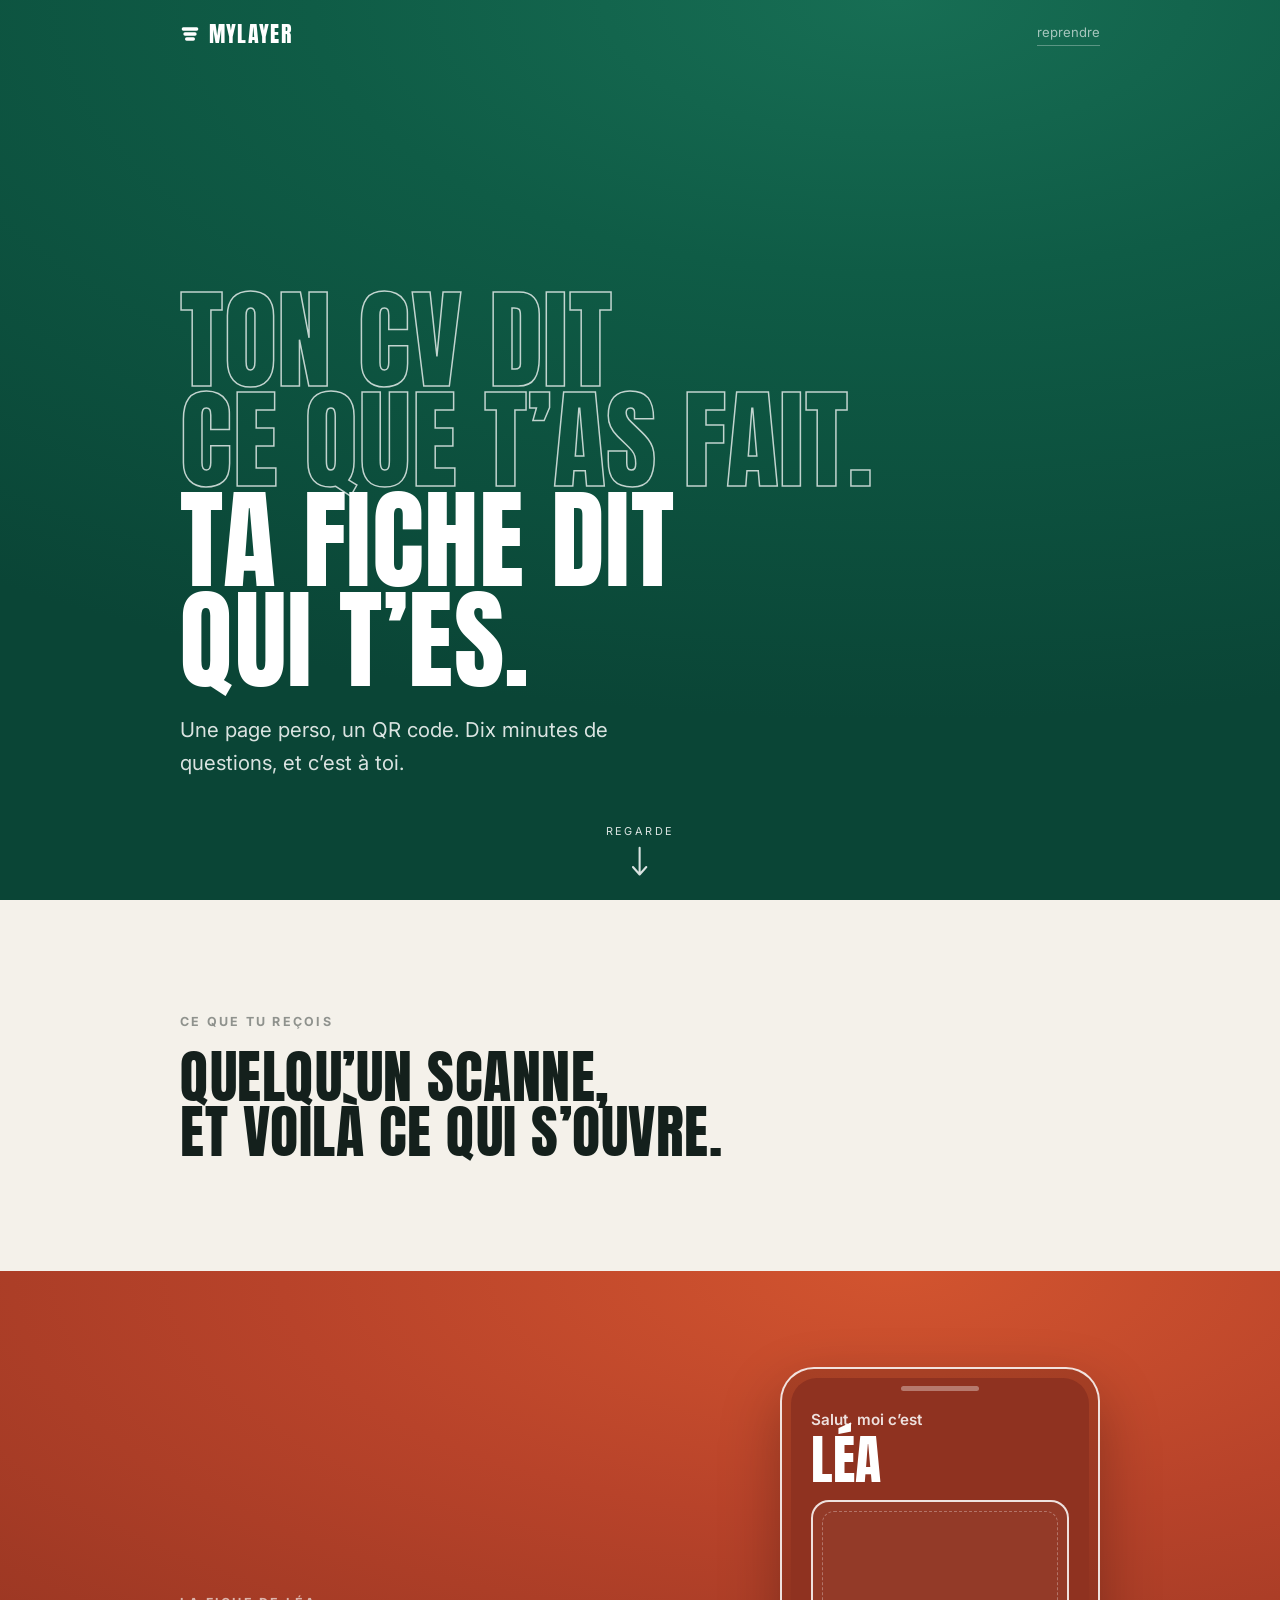
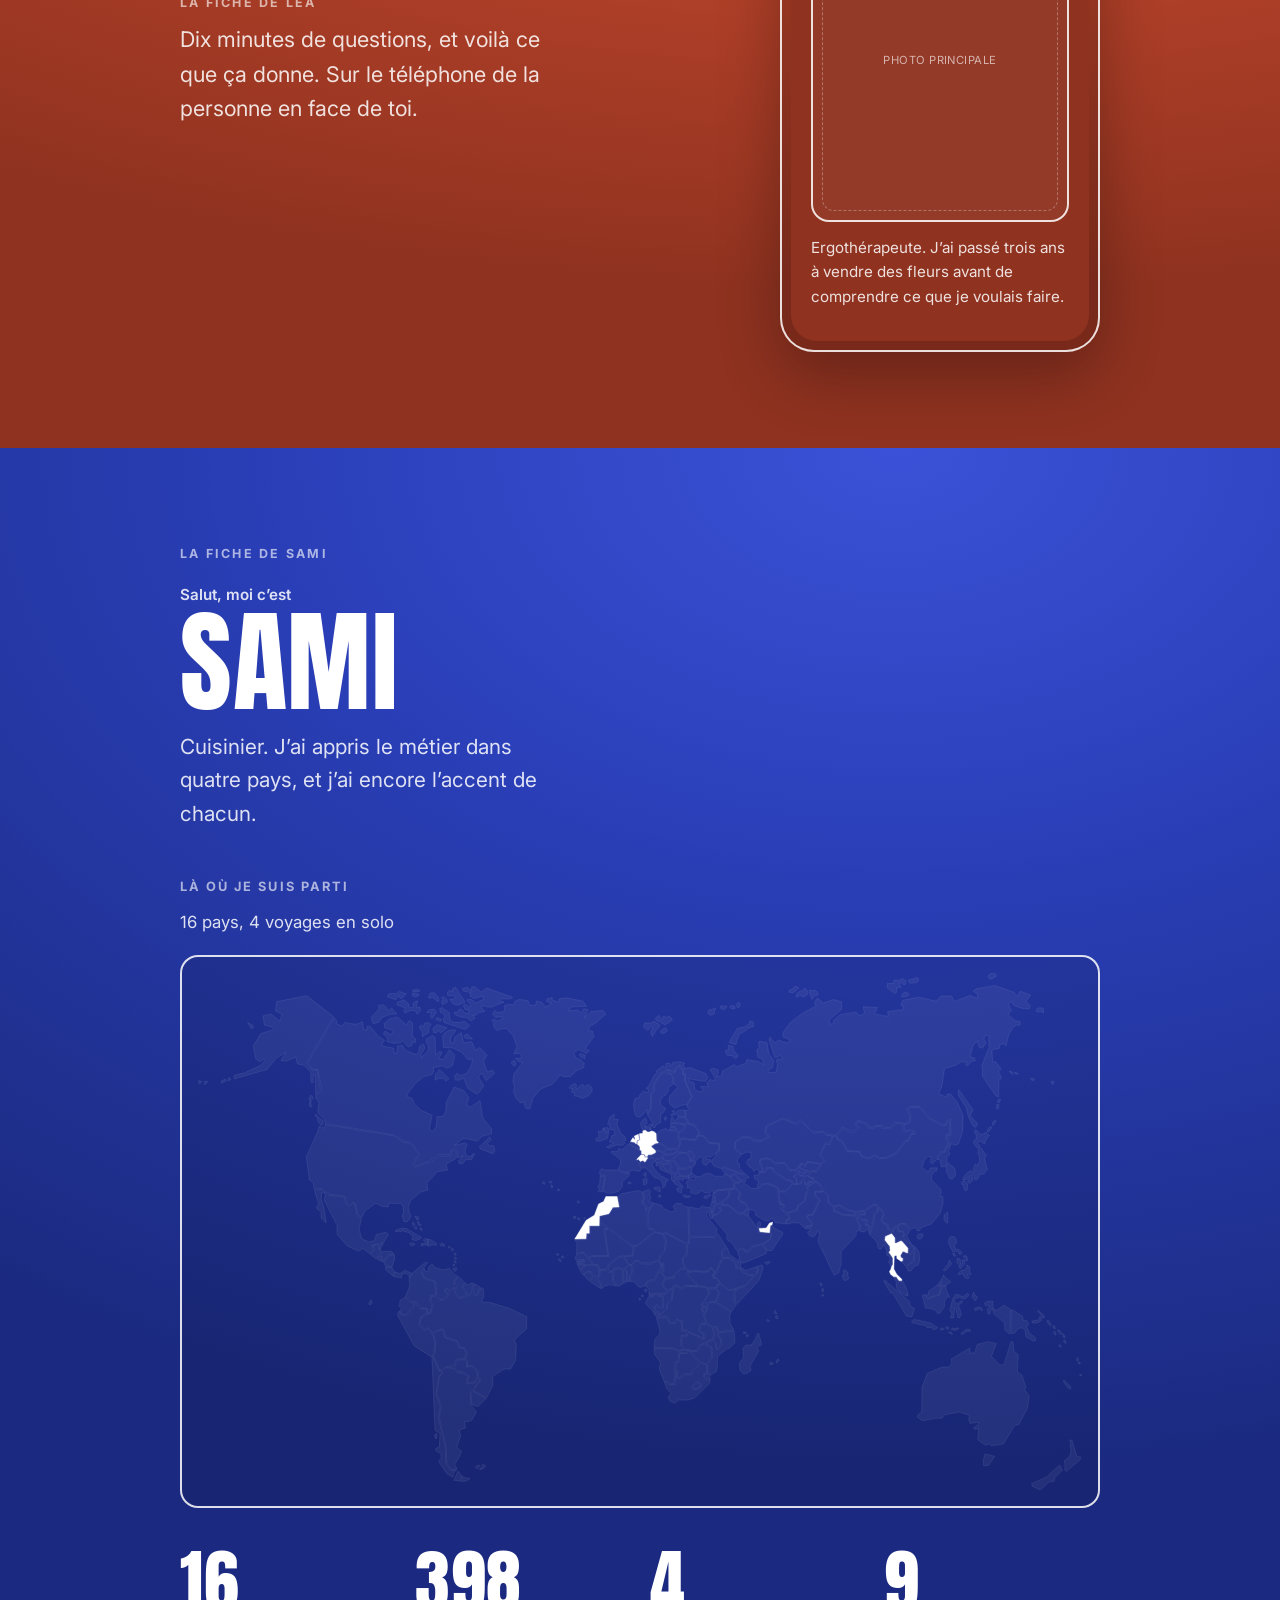
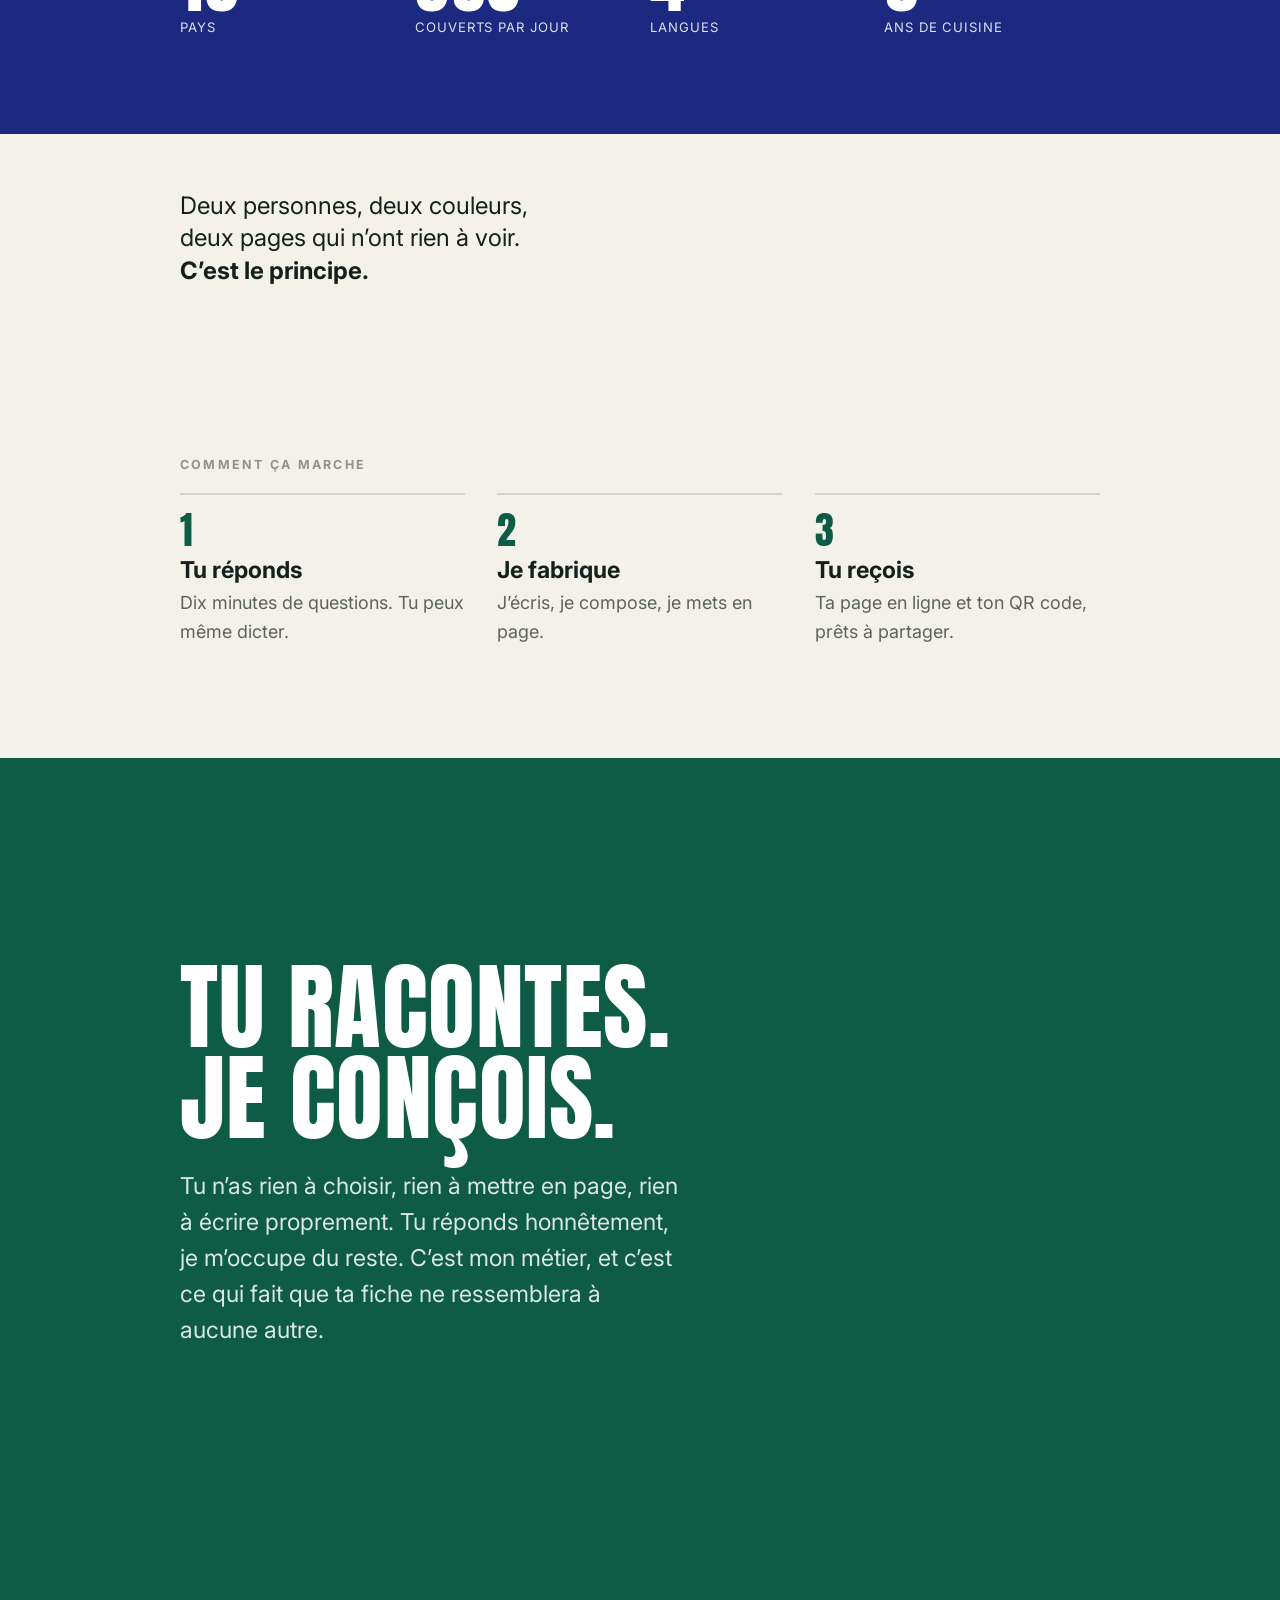
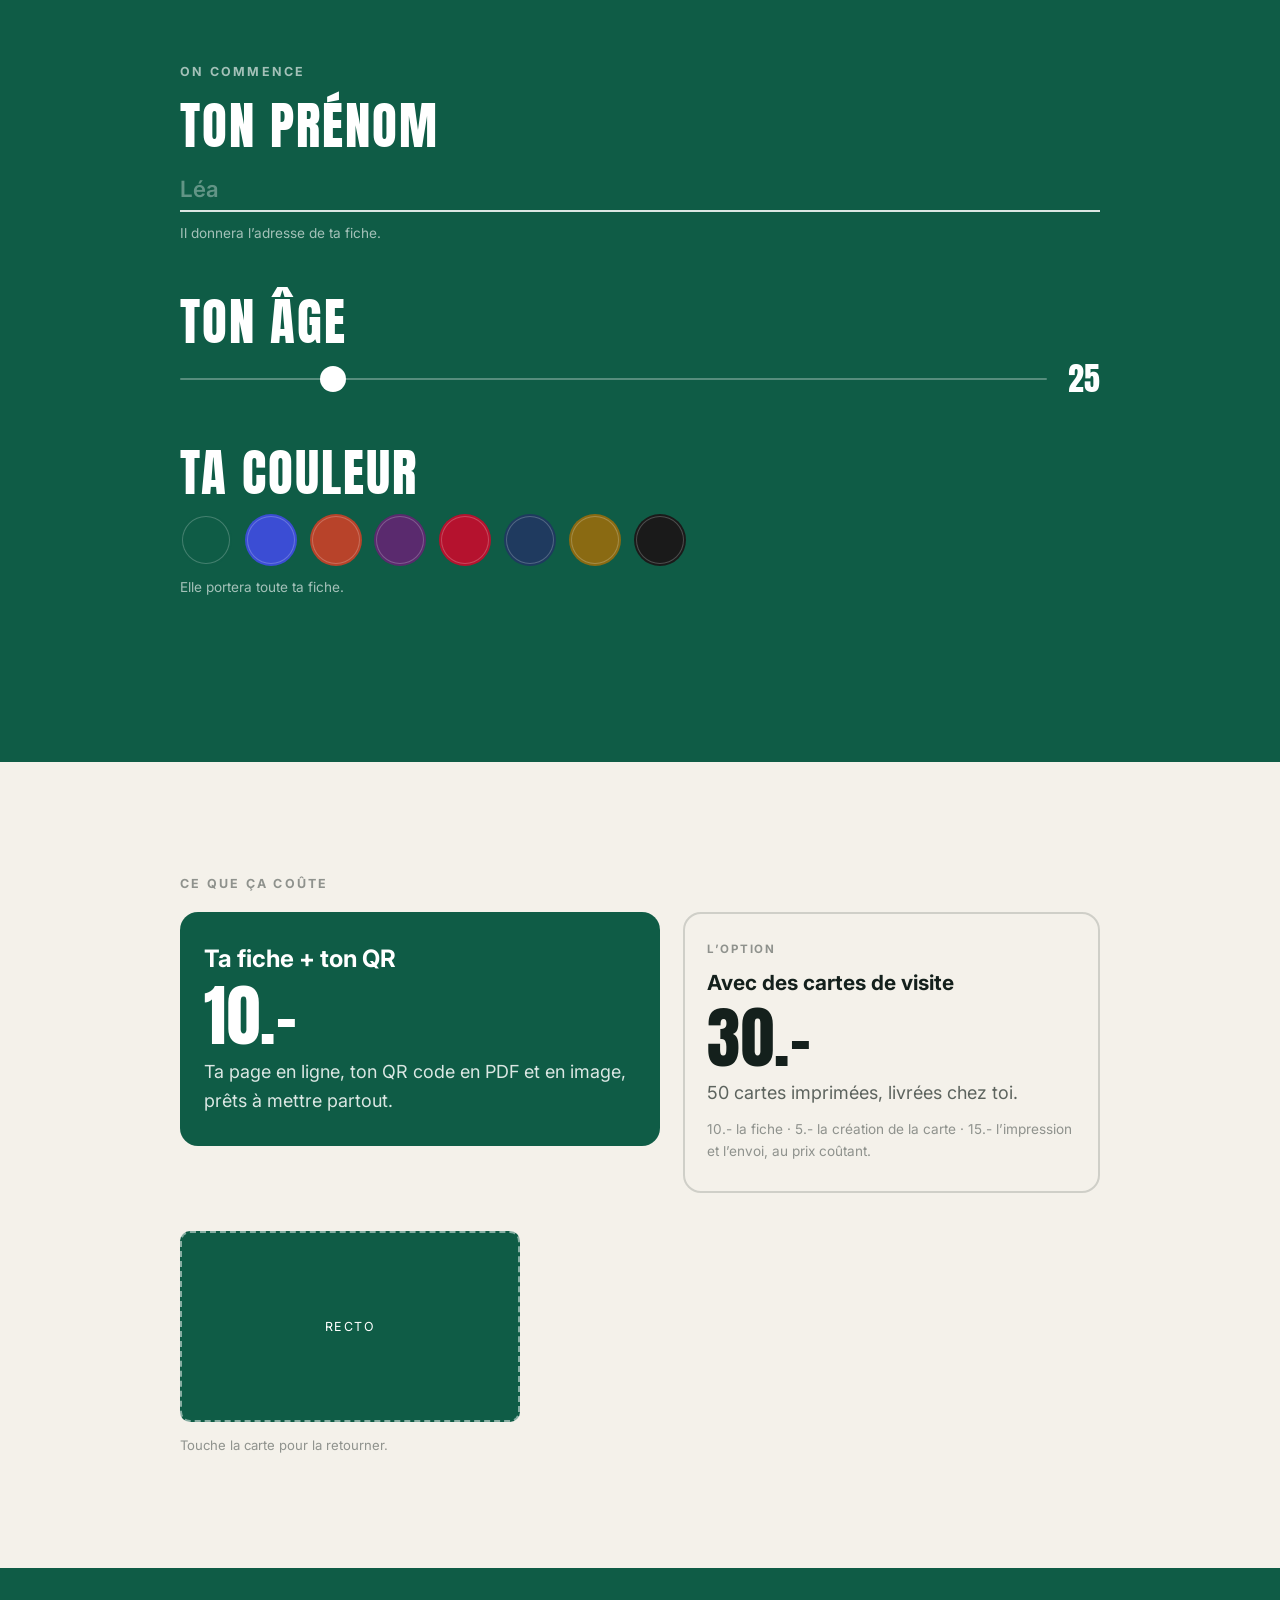
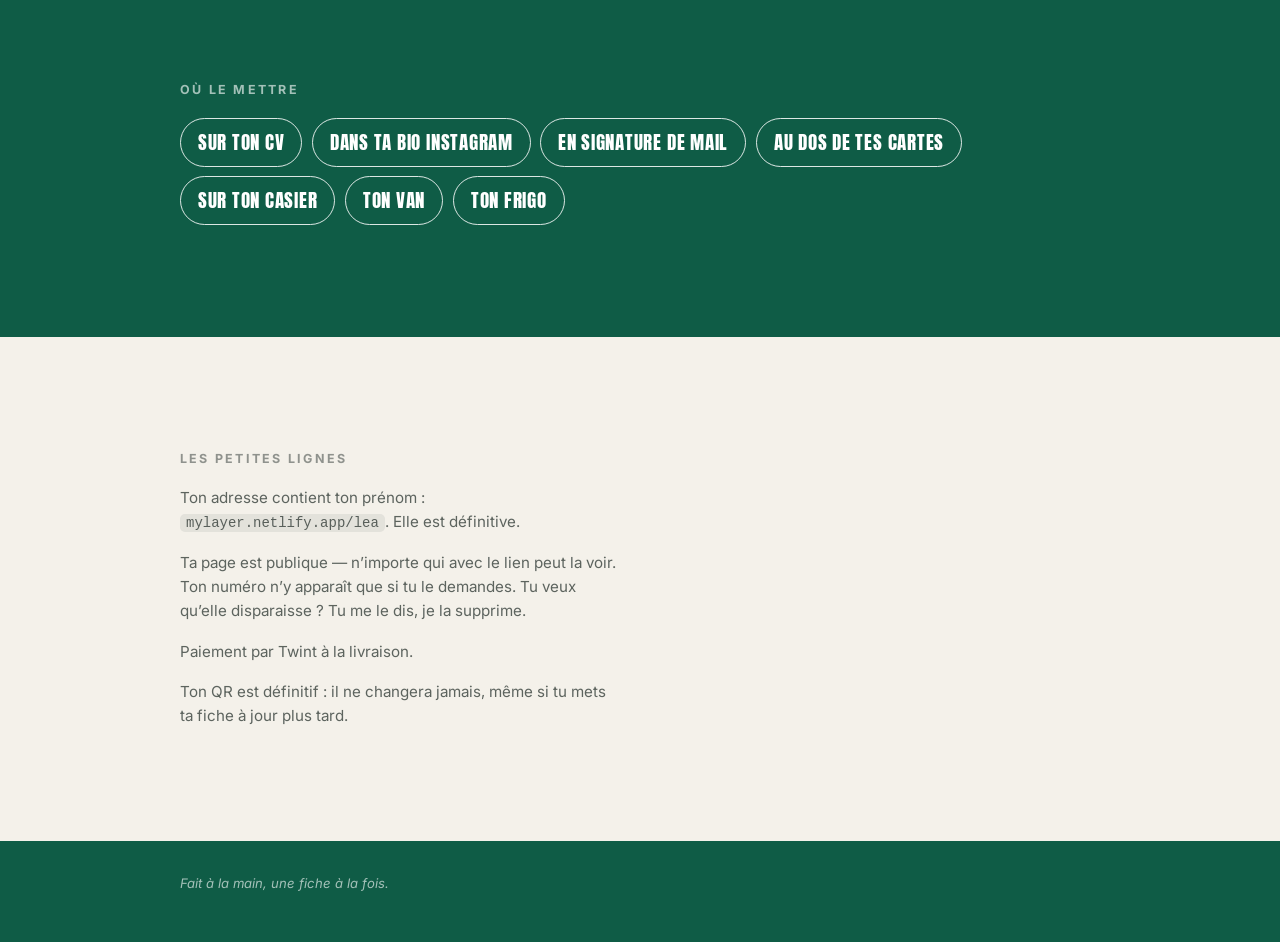
<file: A DEPOSER SUR GITHUB/index.html>
<!DOCTYPE html>
<html lang="fr">
<head>
<meta charset="utf-8">
<meta name="viewport" content="width=device-width, initial-scale=1">
<title>MyLayer — ta page perso, ton QR code</title>
<meta name="description" content="Ton CV dit ce que t’as fait. Ta fiche dit qui t’es. Une page perso, un QR code. Dix minutes de questions, et c’est à toi.">
<meta name="theme-color" content="#0F5C46">
<meta property="og:type" content="website">
<meta property="og:title" content="MyLayer — ta page perso, ton QR code">
<meta property="og:description" content="Ton CV dit ce que t’as fait. Ta fiche dit qui t’es.">
<meta property="og:locale" content="fr_CH">

<link rel="preconnect" href="https://fonts.googleapis.com">
<link rel="preconnect" href="https://fonts.gstatic.com" crossorigin>
<link href="https://fonts.googleapis.com/css2?family=Anton&family=Inter:wght@400;500;600;700&display=swap" rel="stylesheet">
<link rel="stylesheet" href="assets/css/style.css">

<!-- Sans JS, rien n’est masqué : les animations sont un bonus, pas une condition. -->
<script>document.documentElement.classList.add('js');</script>
</head>
<body>

<a class="skip" href="#contenu">Aller au contenu</a>

<!-- ======================= EN-TÊTE ======================= -->
<header class="site-header">
  <a class="logo" href="#" aria-label="MyLayer, accueil">
    <svg class="logo-mark" viewBox="0 0 24 24" aria-hidden="true" focusable="false">
      <rect x="2"  y="4"    width="20" height="4" rx="2"></rect>
      <rect x="4"  y="10"   width="16" height="4" rx="2"></rect>
      <rect x="6"  y="16"   width="12" height="4" rx="2"></rect>
    </svg>
    <span class="logo-word">MyLayer</span>
  </a>
  <!-- Pour ceux qui reviennent finir. Discret, jamais un appel à l’action. -->
  <a class="reprendre" href="formulaire/">reprendre</a>
</header>

<main id="contenu">

  <!-- ==================================================================
       1 — ACCROCHE
       ================================================================== -->
  <section class="hero">
    <div class="hero__inner">
      <!-- Le CV est en creux, la fiche est pleine. L’image dit l’argument. -->
      <h1 class="hero__title reveal">
        <em>Ton CV dit<br>ce que t’as fait.</em><br>
        Ta fiche dit<br>qui t’es.
      </h1>
      <p class="hero__sub reveal">
        Une page perso, un QR code. Dix minutes de questions, et c’est à toi.
      </p>
    </div>
    <a class="scroll-hint" href="#exemples" aria-label="Descendre">
      <span class="scroll-hint__label">Regarde</span>
      <svg class="scroll-hint__arrow" viewBox="0 0 24 38" fill="none" aria-hidden="true">
        <path d="M12 2v30M4 25l8 9 8-9" stroke="currentColor" stroke-width="2.5"
              stroke-linecap="round" stroke-linejoin="round"/>
      </svg>
    </a>
  </section>

  <!-- ==================================================================
       2 — LES EXEMPLES  (avant « comment ça marche » : on montre le
           résultat avant d’expliquer le processus)
       ================================================================== -->
  <section class="band band--light" id="exemples">
    <div class="wrap">
      <p class="surtitre reveal">Ce que tu reçois</p>
      <h2 class="titre reveal">Quelqu’un scanne,<br>et voilà ce qui s’ouvre.</h2>
    </div>
  </section>

  <!-- --- Exemple A : la fiche de Léa, dans un téléphone --- -->
  <section class="demo demo--lea" aria-label="Exemple : la fiche de Léa">
    <div class="wrap demo__grid">
      <div class="demo__aside">
        <p class="demo__label reveal">La fiche de Léa</p>
        <p class="demo__mot reveal">
          Dix minutes de questions, et voilà ce que ça donne.
          Sur le téléphone de la personne en face de toi.
        </p>
      </div>

      <div class="phone reveal" data-phone>
      <div class="phone__screen">
        <div class="phone__scroll" data-phone-scroll>

          <!-- haut de fiche : c’est lui qui fait l’effet -->
          <div class="f-hero">
            <p class="f-hi">Salut, moi c’est</p>
            <p class="f-name">LÉA</p>
            <div class="frame frame--empty" data-file="photo principale"></div>
            <p class="f-tag">
              Ergothérapeute. J’ai passé trois ans à vendre des fleurs
              avant de comprendre ce que je voulais faire.
            </p>
          </div>

          <div class="f-bloc">
            <p class="f-bloc-title">En trois mots</p>
            <ul class="f-mots">
              <li>Obstinée</li><li>Curieuse</li><li>Directe</li>
            </ul>
            <p class="f-note">Ce que les autres disent : rassurante · drôle · fiable</p>
          </div>

          <div class="f-bloc">
            <p class="f-bloc-title">Mon parcours</p>
            <ol class="f-tl" data-tl>
              <li><b>2026</b><span>Ergothérapeute en pédiatrie</span><i>Lausanne</i></li>
              <li><b>2024</b><span>Six mois au Népal</span><i>Centre de rééducation</i></li>
              <li><b>2021</b><span>Retour aux études, à 27 ans</span><i>HES-SO</i></li>
              <li><b>2018</b><span>Fleuriste</span><i>Trois ans derrière un comptoir</i></li>
            </ol>
          </div>

        </div>
      </div>
      </div>
    </div>
  </section>

  <!-- --- Exemple B : la fiche de Sami, plein écran --- -->
  <section class="demo demo--sami" aria-label="Exemple : la fiche de Sami">
    <div class="wrap">
      <p class="demo__label reveal">La fiche de Sami</p>

      <div class="f-hero f-hero--large">
        <p class="f-hi reveal">Salut, moi c’est</p>
        <p class="f-name f-name--large reveal">SAMI</p>
        <p class="f-tag f-tag--large reveal">
          Cuisinier. J’ai appris le métier dans quatre pays,
          et j’ai encore l’accent de chacun.
        </p>
      </div>

      <p class="f-bloc-title f-bloc-title--large reveal">Là où je suis parti</p>
      <p class="f-sub reveal"><span data-count="16">16</span> pays, 4 voyages en solo</p>

      <div class="map reveal" data-map>
        <svg version="1.1"
     xmlns="http://www.w3.org/2000/svg"
     xmlns:xlink="http://www.w3.org/1999/xlink"
     viewBox="30.767 241.591 784.077 458.627"
     id="world-map">
<title>Simple World Map</title>
<desc>
    Author: Al MacDonald
    Editor: Fritz Lekschas
    License: CC BY-SA 3.0
    ID: ISO 3166-1 or "_[a-zA-Z]" if an ISO code is not available
</desc>
<g>
    <path id="_somaliland" d="M512.674,502.797l3.526,2.403l1.046-0.052l8.757-3.008l0.994,3.206l-0.701,2.706l-1.893,1.503l-4.729-0.302l-6.769-4.158L512.674,502.797L512.674,502.797z"/>
    <path id="ae" d="M528.466,468.135l0.753,3.008l8.522,0.752l0.596-6.172l1.644-0.897l0.448-2.257l-2.688,0.753l-2.99,4.521L528.466,468.135L528.466,468.135z"/>
    <path id="af" d="M545.85,435.383l1.374,10.771l3.423,0.752l0.32,1.937l-2.455,2.049l4.573,3.691l8.885-3.198l0.709-3.786l5.593-3.491l2.145-8.091l1.599-1.722l-1.659-2.887l5.412-3.347l-0.691-0.968l-2.498,0.155l-0.226,2.299l-3.354-0.033l-0.062-3.068l-1.079-1.288l-1.815,1.649l0.052,1.515l-2.739,1.036l-5.059-0.319l-6.568,6.881L545.85,435.383L545.85,435.383z"/>
    <path id="al" d="M450.679,420.438v3.984l1.142,2.152l0.82-0.096l1.409-2.566l-0.821-1.15l-0.319-2.844l-1.089-1.012L450.679,420.438L450.679,420.438z"/>
    <path id="am" d="M507.47,420.549l4.149,5.411l-1.218,1.427l-2.939-0.51l-3.646-3.268l0.196-2.146L507.47,420.549L507.47,420.549z"/>
    <g id="ao">
        <path class="mainland" d="M437.366,547.461l2.948,11.003l-0.069,3.478l-4.313,4.633l-0.647,7.527l16.597,0.147l5.395,1.954l4.45-0.58l-2.594-3.251l0.01-9.282l5.101-0.217v-3.621l-4.142-0.172l-0.829-8.575l-1.746,0.024l-0.943-0.848l-1.027,0.054l-1.365,2.646h-5.255l-1.22-1.227l0.363-1.738l-1.436-2.101L437.366,547.461L437.366,547.461z"/>
        <path d="M435.577,544.453l1.504,1.953l1.945-1.842l-0.571-1.909l-0.483-0.035L435.577,544.453L435.577,544.453z"/>
    </g>
    <g id="ar">
        <path class="mainland" d="M279.05,600.613l1.677,1.571l-6.371,9.467l-2.239,2.479l0.777,10.813l4.918,5.974l-4.132,7.209l-3.129,1.35h-3.579l1.003,5.627l-5.593,1.92l1.34,4.729l-3.354,10.701l4.141,3.38l-2.239,5.515l-3.804,5.975l2.014,4.165l-4.918,0.786l-4.028-4.951l-0.674-15.432l-6.258-26.209l1.893-9.163l-4.028-11.713l2.68-15.204l2.463-2.931l-0.605-2.222l3.164-2.888l7.054,0.483l3.942,4.21l4.555,0.078l4.668,2.853l-1.375,3.217l0.329,3.25l6.612-0.312L279.05,600.613L279.05,600.613z"/>
        <path d="M264.745,687.564l0.225,4.951l3.803-0.337l3.242-2.144l-5.48-1.124L264.745,687.564L264.745,687.564z"/>
    </g>
    <path id="at" d="M430.46,403.459l-0.562,1.167l0.483,0.83l2.015-0.415h1.711l1.857,1.572l3.95-0.717l2.904-1.729l0.743-1.167l-0.112-1.504l-2.611-1.954l-3.501,0.035l-0.294,1.988l-3.683,1.797L430.46,403.459L430.46,403.459z"/>
    <g id="au">
        <path class="mainland" d="M672.961,609.067l-0.303,21.938l-3.371,2.472l-0.303,2.161l4.598,3.086l11.35-2.161h5.826l2.145-3.095l12.879-2.472l9.198,2.784l-0.614,3.708l1.228,3.708l7.055-1.236l0.303,1.851l-4.599,3.396l1.53,1.236l3.37-1.236l-0.917,10.2l6.44,4.944l3.683-1.236l1.841,1.852l10.735-1.548l10.123-16.381l3.682-0.925l7.357-13.596l1.841-11.739l-4.599-5.869l1.842-1.236l-3.684-11.436l-3.984-2.783l0.614-15.448l-3.684-2.782l-0.916-8.652h-1.842l-6.138,20.392l-3.37,0.312l-7.668-7.728l4.297-11.437l-7.971-1.547l-8.896,2.472l-2.454,7.104l-3.984,0.925l-0.304-4.944l-16.252,9.889l0.304,3.708l-2.454,3.397h-6.139l-13.19,5.56L672.961,609.067L672.961,609.067z"/>
        <path d="M728.775,668.089l-1.531,6.181l0.304,4.322l4.599-0.312l5.213-8.03L728.775,668.089L728.775,668.089z"/>
    </g>
    <path id="az" d="M508.931,418.674l-0.873,1.486l4.071,5.342l1.418-0.458l2.334,2.446l1.011-4.287l2.533,0.406l-0.104-1.229l-4.165-3.646l-0.795,2.143L508.931,418.674L508.931,418.674z"/>
    <path id="ba" d="M442.708,411.084l-0.319,0.527l5.801,5.981l2.127-3.13l-0.078-1.234l-1.857-2.256L442.708,411.084L442.708,411.084z"/>
    <path id="bd" d="M616.256,457.908l-1.134,2.049l2.938,5.584l0.087,4.357l0.535,1.166l3.449,0.061l1.953-1.875l1.418,0.855l0.285,2.652l1.133-0.708l0.069-3.389l-0.951-0.112l-0.596-2.879l-2.403-0.086l-0.596-1.6l1.469-1.962l0.024-0.97h-4.269L616.256,457.908L616.256,457.908z"/>
    <path id="be" d="M414.019,391.704l-0.554,1.383l5.947,3.925l0.4,0.051l0.375-1.094l0.837-0.588l-1.336-1.499h-0.916l-1.255-1.426L414.019,391.704L414.019,391.704z"/>
    <path id="bf" d="M404.493,493.496l3.146-0.25l5.16,7.295l-4.789,3.613l-3.466-0.892l-4.66,0.062l-0.752,2.73l-3.907,0.19l-1.071-1.461l1.385-4.442L404.493,493.496L404.493,493.496z"/>
    <path id="bg" d="M457.092,414.066l0.139,4.305l1.452,3.025l5.454,0.095l2.455-1.737l2.412-0.959l-0.588-2.75l0.545-1.469l-1.228-0.641l-1.687,0.139l-1.323,1.332l-5.549,0.043L457.092,414.066L457.092,414.066z"/>
    <path id="bi" d="M478.504,538.385l3.691-0.078l-0.959,3.232l-0.935,0.812h-1.142l-0.812-2.187L478.504,538.385L478.504,538.385z"/>
    <path id="bj" d="M411.512,515.288h1.833l0.104-5.204l2.315-3.363l-0.104-5.852l-2.102-0.052l-3.604,2.816l1.504,2.87L411.512,515.288L411.512,515.288z"/>
    <path id="bn" d="M689.038,515.08l-2.489,3.018l2.04,0.641l1.149-1.608L689.038,515.08L689.038,515.08z"/>
    <path id="bo" d="M238.631,561.361l7.114-3.104l2.351,0.226l1.565,6.534l10.839,3.604l1.79,5.523l4.469,0.562l1.902,4.729l-1.34,4.278l-7.27,0.562l-2.68,6.872l-5.705-0.112l-1.79-0.337l-3.293,3.197l-1.625-0.156l-5.593-12.957l1.547-2.316l0.545-9.163l-1.383-5.455L238.631,561.361L238.631,561.361z"/>
    <path id="br" d="M286.631,618.464l5.402-10.391l0.198-8.73l10.079-6.501h5.645l4.435-7.512l0.804-14.418l-1.815-3.855l10.684-9.751l0.406-10.761l-14.514-7.105l-17.53-5.48l-8.264-0.812l2.221-4.669l-0.604-7.104l-1.808-0.596l-2.671,5.308l-1.4,1.754l-3.595-1.59l-12.093,4.261l-4.028-5.073l0.648-5.299l-3.804,3.872l-4.201-2.265l-0.424,0.597l0.009,1.841l3.622,1.945l-5.437,5.73l-3.432-0.034l-3.475-3.535l-3.933,0.121l-0.484,4.2l2.256,2.739l-2.663,8.532l-3.112,0.241l-4.953,3.13l-1.21,6.146l4.296,4.599l0.787-0.89l3.017-0.812l2.576,4.34l7.374-3.164l2.861,0.165l1.971,6.976l10.52,3.337l1.815,5.564l4.478,0.537l2.135,5.314l-1.443,4.729l1.884,2.474l-0.276,3.683l5.048-0.477l4.625,5.844l-0.363,4.105l2.74,2.316l-6.57,9.95L286.631,618.464L286.631,618.464z"/>
    <g id="bs">
        <path d="M222.121,463.112l-1.089-0.337l-0.086,2.101l1.34,1.349l0.917-1.349L222.121,463.112L222.121,463.112z"/>
        <path d="M224.29,466.397l-1.504,0.838l1.417,2.021l0.752-1.011L224.29,466.397L224.29,466.397z"/>
        <path d="M229.14,467.91l-1.591-0.087l0.165,1.012l1.167,1.687l1.002-1.099L229.14,467.91L229.14,467.91z"/>
        <path d="M228.388,465.896l-2.593-1.099l-0.501-2.609l1.002-0.425l1.003,2.023l1.002,0.76L228.388,465.896L228.388,465.896z"/>
        <path d="M225.881,460.588l-1.34-0.337l-0.251-1.686l-1.417-0.501l0.917-0.926l1.668,0.588l1.253,0.762L225.881,460.588L225.881,460.588z"/>
    </g>
    <path id="bt" d="M616.108,453.561l1.34,1.833l4.528,0.034l-0.458-2.507L616.108,453.561L616.108,453.561z"/>
    <path id="bw" d="M454.56,594.589l1.858,0.57l-0.26,5.314l1.911,0.26l4.391-3.959l5.273,0.57l1.399-3.545l6.673-6.095l-8.013-9.223l-0.104-1.514l-0.883-0.26l-2.43,2.24l-6.31,0.154l-0.884,7.866l-2.479,0.57L454.56,594.589L454.56,594.589z"/>
    <path id="by" d="M456.418,382.861l1.297,2.135l-0.519,1.703l0.086,1.349l0.476,1.616l2.68-1.521l3.329,0.086l2.334,0.959h5.922l1.729-4.141l1.037-1.564v-1.045l-3.717-5.23l-3.285-1.305l-2.68-0.303l-2.335,0.743l0.088,2.351l-3.241,4.098L456.418,382.861L456.418,382.861z"/>
    <path id="bz" d="M191.823,483.228l-0.043,3.154h0.726l2.472-4.615h-1.677L191.823,483.228L191.823,483.228z"/>
    <g id="ca">
        <path class="mainland" d="M151.767,281.182l1.72,2.602l0.864,3.475l4.305,1.081l3.017-3.25l2.585,1.306l7.321,0.647l5.169-2.17l0.864,7.157h3.017v-3.034l3.017,0.216l7.538,8.895l4.953,3.035l-2.584,4.123l1.081,1.081l9.673,1.953l0.216,4.34l2.585,0.433l0.648-6.51l4.089-1.08l3.017,4.556l6.457,3.034l3.233,0.647l2.152-2.602l0.216-4.124l3.873-2.387l1.288,3.476l-3.449,6.077l0.432,3.033l1.937-3.033l3.873-3.475l0.216-4.556l-2.152-3.476l0.648-2.817l5.169-2.603l2.369,1.738l0.432,15.188l3.657-3.25l2.152,1.305l-3.017,5.204l3.873,0.865l5.602-8.679l4.737,4.986l-1.936,8.895l-4.737,2.603l-4.521-2.169l-8.177,1.736l0.864,2.818l-2.152,3.476l-6.673,1.521l-7.538,5.86l-6.673,8.896l-0.864,2.817l4.521,1.737l1.72,4.339l6.241,6.293l9.906,4.339l-2.152,9.975l-0.216,2.818l2.585,1.736l3.449-4.555l0.432-8.679l5.385-0.216l2.584-4.988l0.433-7.589l6.889-13.45l8.609,3.034l4.521,6.293l-1.937,6.292l3.449,1.954l8.394-5.646l2.368,15.404l7.754,9.327l0.216,4.771l-8.609,2.17l-4.088,4.338l-8.609-1.953l-4.305-0.217l-7.538,5.86l4.521-1.081l5.601-1.08l1.081,1.305l-1.504,4.771l0.216,4.34l2.585,1.736l2.584-0.648l1.296-1.953h1.72l-2.801,5.205l-5.385,0.215l-2.368,3.476h-3.017l-0.864-2.603l4.305-4.338l-5.169,1.737l-0.233-7.374l-1.487-0.863l-4.521,1.953l-0.432,3.691h-10.338l-8.832,6.08l-11.842,3.908l-1.288-1.738l5.964-8.902l-3.388-3.261l-2.152-4.132l-4.383-3.346l-4.702-0.389l-8.428-5.904l-61.122-10.043l-1.011-4.142l-5.602-5.204v-4.339l0.865-3.907l-0.433-2.168l-2.152-2.171l-0.432-3.475l5.602-3.908l-3.449-18.653l-4.737-0.217l-4.305-5.645L151.767,281.182L151.767,281.182z"/>
        <path d="M130.684,350.117l-1.47,2.818l0.51,1.996l0.959,0.598l-0.225,0.812l-1.029,0.294l0.294,2.965l1.106,1.115l0.882-0.959l-1.106-2.887l0.657-2.299l1.616-2.152l-1.175-1.997L130.684,350.117L130.684,350.117z"/>
        <path d="M135.542,367.008l-1.323,0.52l2.429,2.818l0.588,3.336l2.429,2.592l2.058-0.371v-3.406l-2.498-1.557L135.542,367.008L135.542,367.008z"/>
        <path d="M268.15,295.833l-1.53,1.547l1.34,2.126l6.328,0.77l-4.028-4.252L268.15,295.833L268.15,295.833z"/>
        <path d="M191.105,270.143l0.19,3.475l-6.898,7.148l1.729,5.791l4.979-1.348l2.878-4.253l7.278-2.706l5.938-0.389l-4.599-5.022l-2.299,1.737l-1.729-0.579l-0.959-2.126l-2.109-2.126L191.105,270.143L191.105,270.143z"/>
        <path d="M200.113,259.908l-1.53,2.706l7.477,2.706l2.68-4.055l1.15,2.707h1.919l3.639-4.055l-4.409-1.158l-1.729-1.348l-2.299,2.316L200.113,259.908L200.113,259.908z"/>
        <path d="M213.148,265.318l-5.938,2.508v1.928l7.667,2.896l-1.729,1.928l1.15,2.507l4.789-2.126h4.028l1.919,3.086l3.259-3.285l-0.77-3.095l-2.68,0.968l-0.38-3.863l1.34-2.316h-1.34l-2.109,1.349l-0.959,0.769l0.579,2.707l-1.53,1.158l-2.299-0.19l-0.579-3.476L213.148,265.318L213.148,265.318z"/>
        <path d="M221.005,259.329l-0.579,1.927l3.639,1.738l2.68-1.547l-0.19-1.158L221.005,259.329L221.005,259.329z"/>
        <path d="M223.875,256.044l-2.679,0.968l0.19,1.35l5.938-0.389l-0.19-1.349L223.875,256.044L223.875,256.044z"/>
        <path d="M236.72,259.329l-0.38,1.348l-0.959,1.349v1.929l3.639-0.579l3.83,3.285h1.34v-3.285l-3.83-4.253L236.72,259.329L236.72,259.329z"/>
        <path d="M246.497,263.191l1.53,1.738l-1.34,2.316l0.959,2.507l4.218-2.317v-1.736l-2.49-2.896L246.497,263.191L246.497,263.191z"/>
        <path d="M252.055,258.75l0.19,3.086h5.178l1.34,1.158l-0.19,1.348l-4.599,0.58l3.259,4.443l4.409,0.77l6.128-2.705l-8.817-13.33l-2.68,1.738l0.19,2.316l-3.069-1.158L252.055,258.75L252.055,258.75z"/>
        <path d="M207.399,280.576l-7.278,1.928l-4.219,3.673l0.38,4.054l7.667,2.317l-1.729,3.864l-5.558-3.477l-1.53,2.896l3.639,2.507l-0.19,4.054l5.558,1.547l6.708-0.389l1.149-2.126l4.979,5.601l3.449-1.157l0.579-3.864l2.49,1.737l0.38-3.864l-3.068-1.928l0.19-12.162l-2.68-2.126l-2.87,3.864L207.399,280.576L207.399,280.576z"/>
        <path d="M230.782,289.073l-2.489-1.158l-1.34,1.737l2.68,4.253l0.19,4.054l5.749-3.475v-5.022l2.109-2.126l-2.109-1.547h-3.449L230.782,289.073L230.782,289.073z"/>
        <path d="M243.048,287.335l-4.028,3.285l0.959,4.054h2.49l1.149-2.126l1.729,1.737l1.729-0.19l4.599-3.864L243.048,287.335L243.048,287.335z"/>
        <path d="M242.659,280.956l-0.959,1.928l4.218,1.548l1.15-1.738L242.659,280.956L242.659,280.956z"/>
        <path d="M240.169,273.617l-4.218,0.579l-2.49,2.315l4.599,0.19l-1.34,3.475l0.959,1.548l1.34-0.19l3.259-5.212L240.169,273.617L240.169,273.617z"/>
        <path d="M247.456,272.27l-2.299,0.77l0.38,3.086l3.83,2.507l0.19,1.927l-1.149,1.159l0.579,3.864l14.755,4.823l4.028,1.349l4.028-3.475l-4.789-3.864l-4.409,1.158l-6.128-0.579l-2.299-2.316l-0.579-6.371l-3.83-1.928L247.456,272.27L247.456,272.27z"/>
        <path d="M259.523,292.357l-4.218-0.39l-4.979,1.927l-2.68,3.666l0.769,10.043l8.238,0.39l7.857,3.864l5.559,6.371l4.218-0.19l-1.15,5.981l-3.829,6.371l-4.218,1.926l-3.069-0.578l-1.53-1.348l-2.299,3.086l0.959,3.086l3.259,0.189l4.028-1.928l3.449,8.886l8.626,5.603l5.938-7.529l-4.979-8.108l2.878-3.284l4.028,6.758l7.278-6.371l-1.339-2.896l-4.98,1.548l-3.448-9.466l3.259-5.403l-6.518-6.949l-3.639,2.507l-3.449-7.529l-7.277,0.968l-1.919-9.076l-5.938,4.055l-0.579,5.021h-3.259l0.38-4.443L259.523,292.357L259.523,292.357z"/>
        <path d="M262.021,274.006v1.738l-4.218,0.968l1.149,1.927l4.789,1.928l5.368,0.58l3.831,2.705l3.829-2.127l-2.681-2.705h3.449l2.109-2.316l5.178-0.77v-1.158l-2.878-1.928l0.379-2.127l8.048,1.348l11.886-4.633l-4.41-1.348l1.15-1.547h9.197l1.531-1.547l-18.593-6.569l-4.41-1.547l-4.789,3.476l-5.368-4.443l-2.878-0.19l-0.579,3.675l-3.638-3.285l-4.218,1.349l0.769,2.126l6.328,1.35l-0.38,3.086l3.449,2.125l8.438-2.125l0.19,2.896l-6.898,3.285l-4.218-3.285l-3.83,0.389l3.83,5.411l-1.919,0.969l-2.878-2.508l-2.109,1.348l1.919,3.666h3.259l-0.769,3.475l-2.68-0.389l-3.449-3.674L262.021,274.006L262.021,274.006z"/>
        <path d="M244.941,327.159l-3.657,4.599l-0.225,5.065l3.198-1.841h3.881l2.74,2.533l2.515-2.076L244.941,327.159L244.941,327.159z"/>
        <path d="M289.466,386.977l-9.136,8.748l0.916,2.074l11.186,4.141l1.599-2.758l-0.916-4.599l-3.657,0.458l-2.057-2.299l3.423-3.449L289.466,386.977L289.466,386.977z"/>
    </g>
    <path id="cd" d="M438.023,546.597l8.912-0.155l1.808,2.567l-0.069,1.893l0.665,0.605h4.426l1.271-2.499h1.808l0.734,0.742l2.479-0.069l0.735,8.714l4.287,0.139v0.675l11.521,5.195l0.536,1.012h2.411l-0.268-3.648l-4.356-2.092l0.269-2.766l1.876-4.392l4.287-0.139l-3.683-12.224l0.068-5.195l5.826-9.11l0.068-1.278l-0.874-0.477l0.035-2.472l-1.062-0.095l-1.072-1.366l-17.59-0.795l-3.226,3.138l-5.28-3.475l-1.858,1.141l-1.348,11.35l-3.337,2.575l-1.003,2.283l0.179,3.381l-6.017,4.918l-1.6-0.726l0.216,0.94L438.023,546.597L438.023,546.597z"/>
    <path id="cf" d="M443.452,519.229l4.028,4.356l1.59-2.057l2.532,0.104l0.544-2.006l2.49-1.556l5.169,3.562l2.982-2.956l11.574,0.51l-10.736-11.082l1.443-0.897l0.198-1.954l-2.438-1.149h-3.58l-5.766,5.715l-0.197,2.351l-4.573-0.146l-0.146,1.003l-2.982-0.305l-2.688,5.108L443.452,519.229L443.452,519.229z"/>
    <path id="cg" d="M439.424,526.551l-0.052,1.255l4.131,0.104l0.146,10.728l-3.777-0.104l-2.187-1.703l-1.693,0.951l-0.078,0.476l0.873,0.423l0.251,2.204l-2.334,2.006l0.501,1.057l2.585-2.006h1.244l0.396,1.2l1.644,0.7l5.271-4.46l-0.104-3.259l1.099-2.653l3.38-2.507l0.907-8.479l-2.402,0.009l-2.783,3.812L439.424,526.551L439.424,526.551z"/>
    <path id="ch" d="M423.787,402.82l-3.771,4.011l0.078,0.405l1.547-0.483l1.393,1.937l2.352-0.83l1.625,1.263l0.667-0.38l2.005-3.146l-0.511-0.484l-1.979-0.051l-0.959-1.963L423.787,402.82L423.787,402.82z"/>
    <path id="ci" d="M388.484,521.562l3.697-2.617l4.6-0.806l4.693,1.013l-2.395-3.622l-0.701-2.213l0.701-6.544l-4.192,0.198l-1.9-1.814l-3.994,0.104l-1.901,0.304l0.198,4.425l-1.002,0.406l-1.203,2.215l3.095,3.62L388.484,521.562L388.484,521.562z"/>
    <g id="cl">
        <path d="M261.391,683.51l-3.691,8.109l6.371,0.674l0.112-5.403L261.391,683.51L261.391,683.51z"/>
        <path d="M260.137,682.239l-2.775,3.068l-0.337,3.604l-5.368-3.043l-5.705-8.221l-1.677-2.932l2.351-3.043l-0.225-3.83l-2.68-1.124l-2.126-1.572l0.449-2.144l2.792-0.787l0.562-12.387l-4.356-2.48l-2.844-64.477l0.735-1.278l5.567,12.836l1.781,0.035l0.579,2.049l-2.369,2.868l-2.723,15.448l3.873,11.895l-1.79,9.007l6.31,26.485l0.666,15.49l4.521,5.229L260.137,682.239L260.137,682.239z"/>
        <path d="M241.717,649.833l-1.115,1.686l0.562,2.932l1.115,0.112l0.562-3.718L241.717,649.833L241.717,649.833z"/>
    </g>
    <path id="cm" d="M428.031,519.428l2.783,2.561l-0.199,3.959l15.266-0.354l1.245-1.399l-4.375-4.711l-0.648-1.703l2.784-5.212l-1.893-3.458l-1.591-0.855v-1.755l1.841-1.202l0.104-5.463l-1.46-0.164l-0.024,2.87l-6.414,11.972l-3.925,0.199l-2.688,1.85L428.031,519.428L428.031,519.428z"/>
    <g id="cn">
        <path class="mainland" d="M594.498,386.128l-2.99,7.521l-4.124-0.217l-4.349,9.518l3.691,4.701l-7.606,10.504l-3.907-0.658l-2.611,3.285l0.648,1.971l3.043,0.217l1.521,3.5l3.044,0.658l9.344,12.04v6.129l4.563,2.844l4.996-0.873l6.303,3.719l7.605,2.187l3.691-0.439l4.132-0.441l8.687-5.688l2.828,0.44l1.08,2.567l2.396,0.718l3.26,4.813l-2.17,4.814l1.306,3.285l3.69,1.312l0.647,3.942l4.35,0.439l0.647-1.971l6.302-3.285l3.907,0.217l4.563,5.03l3.043-1.312l1.954,0.216l0.873,2.412l1.521,0.216l2.169-3.06l8.688-3.285l7.823-9.413l2.61-8.974l-0.217-5.912l-3.259-0.656l1.953-2.188l-0.434-3.501l-8.255-8.314v-4.157l2.386-3.062l2.388-1.098l0.216-2.412h-6.085l-1.089,3.285l-2.828-0.656l-3.475-3.718l2.17-5.688l3.043-3.285l2.827,0.217l-0.434,5.031l1.521,1.313l3.691-3.717l1.306-0.216l-0.433-2.844l3.476-4.158l2.61,0.216l1.521-4.813l1.781-0.942l0.182-3l-1.729-1.815l-0.147-4.736l3.329-0.217l-0.216-12.214l-2.334,1.4L694.267,377l-3.897-0.009l-11.298-6.354l-8.16-9.837l-8.281-0.086l-2.107,1.833l2.68,6.137l-0.935,5.758l-3.335,1.383l-1.876-0.147l-0.139,5.696l1.954,0.441l3.476-1.53l4.563,2.187v2.188l-3.26,0.216l-2.611,5.688l-2.386,0.215l-8.472,11.16l-8.902,3.941l-6.086,0.441l-4.124-2.844l-5.869,3.068l-6.302-1.971l-1.521-4.158l-10.642-0.657l-5.646-9.188h-2.386l-1.92-4.262L594.498,386.128z"/>
        <path d="M671.802,472.655l-2.064,0.579l-1.487,1.833l1.236,2.411l1.814,0.163l2.066-1.832l0.492-2.411L671.802,472.655L671.802,472.655z"/>
    </g>
    <path id="co" d="M234.326,498.251l-1.781-0.182l-11.773,9.707l-1.245,3.414l-1.608,0.182l0.717,7.546l-4.105,10.07l4.46,3.776l5.714,0.363l3.924,5.757l5.705,0.183l-0.182,4.312h2.135l2.316-7.909l-2.144-2.694l0.536-5.031l4.46-0.363l-0.536-11.688l-9.993-3.232l-2.316-6.293L234.326,498.251L234.326,498.251z"/>
    <path id="cr" d="M202.905,502.745l1.202,2.352l0.977,1.297l-1.314,3.898l-2.507-1.764l-4.097-3.752v-2.48L202.905,502.745L202.905,502.745z"/>
    <path id="cu" d="M205.904,469.846v1.1l4.599,0.086l2.169-1.263l0.337,0.926l4.512,1.098l4.011,3.622l-0.917,1.262l0.165,1.436l3.345,0.839l3.345-1.514l1.504-1.513l-2.169-1.098l-11.194-6.569l-3.924-0.424L205.904,469.846L205.904,469.846z"/>
    <g id="cv">
        <path d="M350.01,490.264l-1.642,0.942l1.175,0.941l1.409-0.708L350.01,490.264L350.01,490.264z"/>
        <path d="M354.046,492.165l-1.071,0.951l0.762,1.409l1.832-0.821L354.046,492.165L354.046,492.165z"/>
        <path d="M351.704,494.836l-1.375,0.821l1.479,1.979l1.168-0.612L351.704,494.836L351.704,494.836z"/>
    </g>
    <path id="cy" d="M484.555,437.794l1.062,0.771l-3.294,3.119l-1.573-0.052l-1.167-0.821l0.156-1.529l2.386-0.155L484.555,437.794L484.555,437.794z"/>
    <path id="cz" d="M437.202,398.921h2.567h1.263l2.049,1.461l3.795-3.155l-3.683-2.627l-3.648-1.765l-2.498,0.45l-3.389,2.178L437.202,398.921L437.202,398.921z"/>
    <path id="de" d="M422.257,384.234l3.086-0.5v-2.178l2.584-0.425l1.418,1.427l1.495,0.164l2.334-1.012l2.083,0.588l1.832,1.592l0.251,5.955l1.832,2.438l-2.411,0.337l-4.003,2.515l0.338,0.839l3.579,3.354l-0.251,1.677l-3.328,1.677l-3.085,0.086l-0.753,1.59h-1.581l-0.752-1.676l-2.749-0.675l-0.088-2.767l-1.39-0.77l0.114-1.861l-0.406-1.328l-1.982-1.824l0.414-2.854l2.161-1.011L422.257,384.234L422.257,384.234z"/>
    <g id="dk">
        <path d="M427.123,370.076l-3.586,3.968l-0.13,2.584l1.635,4.263l2.559-0.484l-0.319-3.483l1.764-1.971l-0.034-1.548l-1.245-3.223L427.123,370.076L427.123,370.076z"/>
        <path d="M428.979,377.354l-1.062,0.229v1.583l1.128,0.875l0.997-0.25l-0.243-1.503L428.979,377.354z"/>
        <path d="M432.306,375.848l-0.949,0.23l-1.056,0.968l0.448,1.954l1.292,0.507l-1.334,0.535l-0.255,0.685h2.005l0.602-1.099l-0.768-0.378l0.25-0.962l0.916-1.205l-0.25-1.042L432.306,375.848z"/>
    </g>
    <path id="dj" d="M508.991,499.771l-0.493,2.903l3.424-0.052l0.052-4.271l-1.253-0.77L508.991,499.771L508.991,499.771z"/>
    <path id="dm" d="M256.23,485.371l-0.761,1.616l0.917,1.228l1.141-0.994L256.23,485.371L256.23,485.371z"/>
    <path id="do" d="M242.434,481.533l-4.573-2.991l-2.887-1.021l-0.578,5.521l0.578-0.047l0.761,1.461l0.994-1.15l2.896-0.77l2.516,0.536L242.434,481.533L242.434,481.533z"/>
    <path id="dz" d="M424.625,435.764l-3.526-1.186l-14.677,2.758l-3.198,2.429l1.953,10.088l-5.835,0.233l-3.509,5.646l-8.359,2.005l0.025,4.105l27.532,21.048l4.692,0.398l15.654-12.231l-1.565-1.971l-2.938-0.398l-1.764-2.955V453.5l-1.177-1.184l0.199-3.155l-3.13-3.155l-0.389-3.354l1.366-0.986l-0.59-3.553L424.625,435.764L424.625,435.764z"/>
    <g id="ec">
        <path class="mainland" d="M213.986,529.43l-4.088,2.541l-0.294,3.771l-0.821,1.234l2.576,2.473l-1.115,1.219l0.259,3.113l4.607,1.098l6.976-8.256l-0.017-2.878l-3.345-0.216L213.986,529.43L213.986,529.43z"/>
        <path d="M183.533,531.443l-0.536,2.378l-0.994,1.002l0.683,1.228l1.754-0.69l0.838-1.461l-0.536-1.537L183.533,531.443L183.533,531.443z"/>
    </g>
    <g id="ee">
        <path class="mainland" d="M462.562,363.299l-4.84-0.173l-3.068,1.875l-0.043,1.392l1.987,1.875l6.182,1.047L462.562,363.299L462.562,363.299z"/>
        <path d="M452.236,364.042l-1.308,0.44l1.308,0.226l0.595,0.69l0.711-0.852l-0.709-1.215L452.236,364.042z"/>
        <path d="M452.792,365.792l-1.862,0.833l-0.643,1.111l0.643,0.722l2.362-0.875l1.137-0.752L452.792,365.792z"/>
    </g>
    <path id="eg" d="M466.16,449.222l2.308,0.062l4.495,1.244l2.135,0.061l2.646-2.213h1.234l2.249,1.245h2.845l0.51-0.035l1.798,5.17l0.51,1.668l0.477,2.498l-0.85,0.622l-1.461-0.734l-1.686-5.498l-1.521-0.111l-0.111,1.867l1.012,3.232l8.1,10.027l0.173,4.305l-2.359,2.723l-22.163-0.251L466.16,449.222L466.16,449.222z"/>
    <path id="er" d="M496.224,493.859l-0.216-5.093l3.423-3.992l0.926,0.709l1.686,5.637l8.091,6.023l-1.47,1.808l-5.922-5.091L496.224,493.859L496.224,493.859z"/>
    <g id="es">
        <path class="mainland" d="M402.565,416.322h-11.014l-2.222-1.004l-1.071,0.078l-1.297,2.696l0.458,2.775l4.21,0.389l0.536,1.771l-1.833,10.33l0.078,1.851l2.981,1.617l3.439,0.232l6.881-1.694l3.363-4.233l0.077-4.313l5.965-5.395l0.302-2.386l-5.428-0.078L402.565,416.322L402.565,416.322z"/>
        <path d="M374.265,458.444l-1.513,0.873l0.7,0.709L374.265,458.444L374.265,458.444z"/>
        <path d="M369.009,458.608l-1.875,0.476l0.935,1.418h1.407L369.009,458.608L369.009,458.608z"/>
        <path d="M364.549,457.191l-1.176,1.184l1.643,1.418l0.935-2.126L364.549,457.191L364.549,457.191z"/>
        <path d="M413.578,426.877l-1.375,0.467l0.304,1.235h1.988l0.839-0.925L413.578,426.877L413.578,426.877z"/>
    </g>
    <path id="et" d="M489.982,508.606l6.292-14.005l6.25,0.035l5.541,4.814l-0.39,3.968h4.296l0.44,2.386l6.95,4.157l4.286,0.217l-8.15,8.756l-11.194,3.449h-2.773l-4.944-4.219l-1.953-0.82l-3.786-5.576l-2.499,0.035l-0.294-2.559L489.982,508.606L489.982,508.606z"/>
    <path id="fi" d="M453.072,340.202l1.79,0.786l1.104,2.074l-1.104,1.436l-5.55,6.068l-0.952,3.199l1.271,4.633l4.278,3.199l5.706-2.715l4.598-0.64l4.279-6.872l-3.173-7.512l-3.018-7.192l0.477-4.633l-1.901-0.32l-0.492-3.38l-2.559-4.175l-2.836,1.962l-1.114,4.556l-3.008-1.807l-4.185-1.021l-0.934,1.09l1.607,1.453l2.931-0.053l2.359,3.812L453.072,340.202L453.072,340.202z"/>
    <g id="fk">
        <path d="M281.194,678.393l-2.273-0.25l-2.265,1.521l1.642,1.781L281.194,678.393L281.194,678.393z"/>
        <path d="M283.459,677.252l-0.752,2.411l-2.144,1.901l0.13,0.631l3.655-1.4l1.513-1.901L283.459,677.252L283.459,677.252z"/>
    </g>
    <g id="fr">
        <path class="mainland" d="M412.973,393.588l-1.91,0.467l-3.82,4.158l-1.149,0.078l-1.53-1.081l-0.993,0.233l-0.762,2.386l-5.584,0.155l0.156,1.236l3.82,2.543l4.435,3.543l-0.077,4.236l-2.368,4.157l5.126,2.464l5.204,0.154l1.606-1.85l3.286,0.078l0.916,0.848l3.285-0.233l1.686-2.162l-2.145-2.541l-0.155-1.616l0.458-1.771l-1.071-1.539l-1.833,0.535l-0.232-1.383l4.054-4.469v-2.697l-2.348-0.767l-1.432-0.987L412.973,393.588L412.973,393.588z"/>
        <path d="M276.163,517.285l5.058,3.154l-2.646,5.255l-0.959,1.21l-2.809-1.615l0.079-5.663L276.163,517.285L276.163,517.285z"/>
        <path d="M540.023,586.93l-1.972,0.129l-0.129,1.722l1.313,0.269l1.972-0.925L540.023,586.93L540.023,586.93z"/>
        <path d="M516.857,562.666l0.656,1.461h1.055l0.526-1.857L516.857,562.666L516.857,562.666z"/>
        <path d="M258.823,489.822l-0.917,0.847l0.683,1.383l1.296-0.38L258.823,489.822L258.823,489.822z"/>
        <path d="M428.039,418.016l-1.687,1.695l-0.154,1.538l1.374,0.847l0.536-0.076l0.303-2.24L428.039,418.016L428.039,418.016z"/>
        <path d="M254.095,484.065l-1.296,0.535l0.458,1.149l1.521-0.994l-0.303-0.311L254.095,484.065L254.095,484.065z"/>
    </g>
    <path id="ga" d="M435.438,526.646l-0.104,2.151l-4.875-0.104l-2.982,5.766l7.012,7.667l1.736-1.453l-0.052-1.503l-1.192-0.554v-1.057l2.688-1.701l2.387,1.807l2.638,0.052l-0.054-9.067l-4.176-0.196l-0.052-1.903L435.438,526.646L435.438,526.646z"/>
    <g id="gb">
        <path class="mainland" d="M400.629,367.984l-1.582,2.395l0.631,0.959h3.648v1.6l-0.952,1.278l0.632,3.354l2.058,3.994l1.581,3.672l2.533,0.959l1.105,1.92l-0.155,1.755l-1.582,0.959l-0.156,0.795l1.106,0.64l-0.951,1.279l-2.221,0.959l-4.279-0.477l-6.664,3.035l-2.221-1.115l6.345-3.674l-0.796-0.477l-3.328-0.32l2.058-3.033l0.319-2.56l2.696-0.319l-0.475-4.953l-3.174-0.155l-0.95-1.115l0.155-3.674l-1.901,0.156l1.901-6.388l3.492-2.56L400.629,367.984L400.629,367.984z"/>
        <path d="M393.974,378.693l-2.853,0.32l-0.156,2.56l1.901,1.278l2.058-0.475l0.796-1.436L393.974,378.693L393.974,378.693z"/>
    </g>
    <path id="ge" d="M495.144,415.596l2.827,3.691l3.527,1.625l2.169-0.01l3.726-1.01l0.935-1.461l-11.021-4.123L495.144,415.596L495.144,415.596z"/>
    <path id="gh" d="M399.091,513.179l0.968,2.273l2.524,3.959l1.4-0.052l3.819-2.171l-0.268-12.354l-2.957-0.864l-4.141,0.112L399.091,513.179L399.091,513.179z"/>
    <g id="gl">
        <path class="mainland" d="M292.587,282.398l-1.176,1.877l2.118,2.117l-0.942,2.118l3.06,3.994l3.761-1.176l4.936-0.466l5.644,6.111l3.761,10.104l-3.051,6.345l4.227-0.708l2.354,1.409l0.232,3.06l-5.168,0.233l2.818,2.817l3.526,0.709l-7.754,10.339l-0.942,6.345l1.643,5.169l-1.176,3.06l2.118,6.578l3.993,4.469l1.176-0.232l2.584-0.709l0.233,3.76l1.642,2.352l3.052-0.234l2.353-8.695l7.053-8.697l10.581-4.227l6.578-8.229l3.05,1.408h6.345l5.17-5.168l6.346-2.584l0.708-3.994l-3.993-3.527l-3.526-1.175l-1.885-4.937l4.469-2.584l7.054,3.76l2.353-2.584l-3.761-2.117l7.996-10.813l-1.409-4.702l-3.761-0.232l1.408-4.228l4.703-2.118l9.637-8.461l-2.816-3.053l-10.814,0.941l-5.645,5.646l3.295-7.287l-3.762-0.942l-2.117,3.761l-3.051-2.585l-8.464,0.941l2.353-3.76l13.865-0.467l-3.527-4.702l-15.04-2.817l-6.11,0.941l0.233,3.061l-6.345-2.118l0.232-2.118l-4.47,0.941l-0.942,2.353l4.703,1.642l-4.936,3.527l-3.527-3.994l-4.936-1.408l-0.709,3.76h-4.937l-1.885-3.994l-7.754-1.176l-4.228,2.117l-0.233,2.818l-5.402-0.709l-3.294,1.409l0.234,3.293v1.644l-6.111,1.176l-2.818-1.877l-1.885,3.052l2.819,3.06l5.878-0.709l0.467,1.885l-4.469,2.118L292.587,282.398L292.587,282.398z"/>
        <path d="M311.396,319.066l1.409,2.119l-0.708,2.584h-1.409l-1.885-2.119l0.467-1.643L311.396,319.066L311.396,319.066z"/>
        <path d="M370.159,313.189l3.993,1.176l-0.234,3.293l-4.227-2.118l-0.942-1.176L370.159,313.189L370.159,313.189z"/>
    </g>
    <path id="gm" d="M366.719,497.006l-0.111,0.959l5.98-0.086l0.304-0.891l-0.13-0.898l-1.721,0.7L366.719,497.006L366.719,497.006z"/>
    <path id="gn" d="M369.77,505.304l2.629,4.046l3.423-2.974l3.511-0.155l2.922,3.881l2.48,1.635l0.933-1.816l0.83-0.466l-0.061-3.993l-1.65-4.737l-5.065,0.562l-6.267-0.501l-0.034,1.606L369.77,505.304L369.77,505.304z"/>
    <g id="gq">
        <path d="M427.184,522.134l-0.396,1.703l1.191,0.648l1.143-0.855l-0.397-1.755L427.184,522.134L427.184,522.134z"/>
        <path d="M430.771,526.697l-0.054,1.202l3.924,0.198l-0.052-1.356L430.771,526.697L430.771,526.697z"/>
    </g>
    <g id="gr">
        <path class="mainland" d="M453.004,427.213l-0.096,1.15l4.003,2.014l1.911,0.734l-1.003,1.055l-2.23,0.227l-0.319,1.01l0.771,1.738l2.498,1.33l1.09,0.096l0.138-2.981l1.635-1.972l-4.46-5.272l0.589-1.789l1.046-0.043l1.591,1.279l1.002-0.501l0.319-1.79l3.732,0.534l1.134-3.239l-1.953,1.375l-5.731-0.14l-3.726,1.929L453.004,427.213L453.004,427.213z"/>
        <path d="M461.69,438.442l1.408,0.043l0.589,0.873h2.05l1.363-0.501l0.459,0.553l-0.907,1.192l-4.002,0.139l-0.728-0.959l-0.77-0.458L461.69,438.442L461.69,438.442z"/>
    </g>
    <path id="gt" d="M183.456,491.11l5.126,3.752l5.169-6.423l-0.881-1.331l-1.764-0.062v-3.761l-1.322-0.804l-4.002,1.192l1.53,3.526L183.456,491.11L183.456,491.11z"/>
    <path id="gw" d="M368.196,502.356l1.211,2.395l3.396-2.922l0.035-0.899l-4.003-0.579L368.196,502.356L368.196,502.356z"/>
    <path id="gy" d="M261.399,510.654l6.241,5.652l-2.481,2.87l-0.199,1.703l3.259,3.362l-0.078,3.232l-5.67,2.16l-3.397-4.59l0.726-5.515l-1.452-4.105L261.399,510.654L261.399,510.654z"/>
    <path id="hn" d="M194.408,488.742l7.987-0.303l2.369,2.817l-1.478-0.338l-2.844,0.121l-3.717,3.492l-1.59,3.536l-1.046-0.555l-0.009-3.872l-2.299-1.539L194.408,488.742L194.408,488.742z"/>
    <path id="hr" d="M443.417,407.816l-3.051,2.515h-3.095l-0.372,2.178l1.418,0.372l0.709-1.055l1.114,0.977l0.891,3.112l6.109,2.853l0.605-0.691l-6.197-6.396l0.631-1.166l5.888-0.226l0.596-1.876l-3.838,0.111L443.417,407.816L443.417,407.816z"/>
    <path id="ht" d="M231.845,477.159l2.974,0.311l-0.354,3.648l-0.294,1.919l-3.466-0.19l-0.614,0.926l-1.063-0.077l-0.38-1.997l3.656-0.304l-0.225-2.073l-1.677-0.691L231.845,477.159L231.845,477.159z"/>
    <path id="hu" d="M444.386,403.01l-1.003,1.573l0.078,2.403l1.599,0.82l4.919,0.147l6.854-5.774l0.034-1.279l-0.742-0.371l-4.953,2.248L444.386,403.01L444.386,403.01z"/>
    <g id="id">
        <path d="M639.517,513.628l-0.241,1.971l5.869,9.862h1.711l12.23,20.461l4.894,0.492l2.445-7.148l-3.916-2.464l-0.734-3.941L639.517,513.628L639.517,513.628z"/>
        <path d="M697.475,540.891l1.954,2.396l-1.271,3.596v0.684h2.887l1.021-8.989l0.934,0.26l1.694,8.212l1.615,0.434l1.53-3.512l-1.53-5.308l-1.271-2.31l3.993-2.911l-0.935-1.288l-3.819,2.48h-1.021l-1.866-2.74l0.597-1.201l3.146-1.539l4.754,1.453l1.444-0.089l3.568-3.335l-1.442-1.451l-3.312,2.565h-2.127l-3.224-1.538l-2.29,0.086l-2.55,4.106l-1.616,7.105L697.475,540.891L697.475,540.891z"/>
        <path d="M718.791,524.805l-1.616,3.935l2.549,3.337h0.849l1.105-2.223l0.597-0.77l-1.105-1.201l-1.617-0.597L718.791,524.805L718.791,524.805z"/>
        <path d="M723.805,537.729l-3.482,0.77l-1.021,1.115l0.847,1.453l2.291-0.855l1.442-0.855l2.126,1.712l0.935-0.771l-1.693-2.057L723.805,537.729L723.805,537.729z"/>
        <path d="M666.045,548.854l-2.377,1.625l0.51,1.364l7.564,1.712l3.82,0.684l1.615,1.712l4.331,0.345l2.04,1.711l1.867-0.432l1.702-1.539l-3.146-1.452l-2.715-2.308l-7.053-1.713L666.045,548.854L666.045,548.854z"/>
        <path d="M690.768,556.295l-1.865,1.029l1.104,1.201l2.715-1.027L690.768,556.295L690.768,556.295z"/>
        <path d="M693.991,555.526l0.338,1.625l1.954,0.51l0.761-0.942l-0.848-1.288L693.991,555.526L693.991,555.526z"/>
        <path d="M698.668,559.805l-2.377,0.347l2.126,1.798h1.694L698.668,559.805L698.668,559.805z"/>
        <path d="M699.342,556.979l-0.511,1.027l3.821,0.596l2.974-1.711l-1.694-0.511l-2.715,0.771l-1.021-0.856L699.342,556.979L699.342,556.979z"/>
        <path d="M711.833,557.583l-4.416,3.683l0.423,0.942l1.866-0.345l2.205-2.059l4.331-0.597l-0.848-1.452L711.833,557.583L711.833,557.583z"/>
        <path d="M734.126,532.446l-3.604,0.406l-2.315,1.693l0.959,1.938l3.925,0.726v0.727l-2.48,2.015l1.201,4.192l1.201,0.078l1.037-4.115h1.919l0.806,4.027l9.361,7.746l0.241,6.051l3.198,3.467l1.442-0.077l0.319-21.369l-5.438-3.785l-5.125,3.467l-1.843,1.132l-3.043-1.937l-0.078-6.128L734.126,532.446L734.126,532.446z"/>
        <path d="M690.689,519.532l-1.997,7.503l-10.831,3.656l-3.241-3.804l-1.573,0.433l2.939,11.34l4.398,0.493l5.869,2.222v2.222l2.688-0.493l3.916-5.42v-4.435l2.204-4.435l2.445,0.491l-2.938-6.163l-0.449-3.968L690.689,519.532L690.689,519.532z"/>
    </g>
    <path id="ie" d="M394.915,383.085l-0.786,5.187l-6.975,2.56h-2.223l-1.582-1.115v-0.96l3.492-2.238l-0.951-1.92l0.156-2.714l3.018,0.155l1.383-3.25l-0.183,2.887l2.344,1.858L394.915,383.085L394.915,383.085z"/>
    <path id="il" d="M486.378,444.899l-1.365,4.348l1.771,5.213l2.031-7.616v-1.633L486.378,444.899L486.378,444.899z"/>
    <path id="in" d="M595,509.688l3.958-1.938l2.352-8.505l-0.104-10.441l13.468-14.54v-3.447l2.774-1.081l-0.104-3.984l-2.991-5.817l1.712-3.121l3.742,3.449l4.808,0.216v1.938l-1.495,1.616l0.318,0.863l2.567,0.104l0.536,2.904h0.752l1.928-3.449l0.958-9.042l3.207-2.265l0.104-3.12l-1.279-2.481l-2.031-0.104l-7.951,5.256l0.5,3.38l-5.584-0.019l-1.97-2.41l-1.072,0.138l0.363,3.354l-12.075-0.863l-7.485-3.337l-0.397-4.106l-4.988-3.094l-0.06-6.371l-3.423-3.916l-7.867,0.752l0.855,3.424l3.854,3.12l-6.665,13.641l-4.46,0.337l-0.734,1.644l4.392,4.062l-0.216,4.105l-4.486-0.069l-0.484,2.04l3.727-0.164l0.104,1.616l-2.671,1.4l1.711,3.232l3.312,1.08l2.031-1.504l0.959-2.688l1.177-0.535l1.392,1.398l-0.424,3.449l-0.96,1.617l0.217,2.8L595,509.688L595,509.688z"/>
    <path id="iq" d="M502.793,433.637l-1.348,6.664l-5.585,4.65l0.354,2.195l5.455,0.371l8.688,7.07l4.857-0.138l0.13-1.634l1.78-1.91l2.49,1.409l0.329-0.312l-4.815-6.405l-2.282-0.139l-3.033-3.898l0.604-2.868l0.926-0.121l0.319-1.271l-4.132-4.348L502.793,433.637L502.793,433.637z"/>
    <path id="ir" d="M507.409,427.516l-1.057,1.098l0.104,1.738l1.314,1.842l4.658,5.101l-0.709,2.04h-0.812l-0.406,2.04l2.637,3.371l2.43,0.207l4.865,6.732l2.732,0.208l2.126,1.529l0.104,3.062l8.411,4.9h3.139l1.927-1.634l2.43-0.104l1.418,3.268l9.085,1.262l0.27-3.337l3.007-1.089l0.139-1.193l-2.395-3.268l-5.334-4.287l2.801-2.55l-0.198-1.124l-3.511-0.544l-1.486-11.843l-0.173-2.723l-9.518-3.641l-4.218,0.951l-2.36,2.896l-2.092-0.139l-0.604,0.511l-4.66-0.303l-5.878-4.288l-2.188-2.394l-1.003,0.24l-1.808,2.066L507.409,427.516L507.409,427.516z"/>
    <path id="is" d="M366.261,340.521l-1.693-0.959l-2.283,1.443l-1.962,1.814l0.052,1.013l2.541,0.319l-0.156,1.815l-0.898,0.908l0.217,0.588l2.541,0.164v2.938l3.656,0.641l2.17,1.229l2.437,0.104l4.186-2.083l3.231-4.271l0.053-2.887l-1.963-1.66l-1.642-1.392l-0.743,0.536l-1.115,1.443l-1.271-0.164l-1.271-1.393l-1.642,0.156l-2.386,1.979l-1.437,1.547l-0.795-0.69l-0.053-1.712l0.795-0.536L366.261,340.521L366.261,340.521z"/>
    <g id="it">
        <path class="mainland" d="M423.233,409.391l-0.535,1.356l0.146,1.478l2.065,2.412l3.25-0.113l7.175,8.334l4.479,1.297l2.646,2.498l0.631,5.695l1.417-0.828l1.229-3.104l-0.303-2.229l2.101-0.19l0.304-1.263l-5.922-2.834l-5.619-5.523l-2.238-3.303l-0.545-3.137l2.861-0.684l-0.734-2.066l-1.755-1.478l-1.513-0.069l-2.108,0.58l-1.99,2.781l-1.201,0.795l-1.858-1.141L423.233,409.391L423.233,409.391z"/>
        <path d="M440.668,431.898l-1.253-0.674l-4.278,0.674l0.146,1.158l3.847,1.937l0.579,0.631l1.012,0.147L440.668,431.898L440.668,431.898z"/>
        <path d="M427.806,423.566l-2.289,1.158l0.303,4.469l1.833,0.311l1.374-1.312v-4.235L427.806,423.566L427.806,423.566z"/>
    </g>
    <path id="jm" d="M221.533,480.798l-3.008,0.761v0.84l1.755,1.011h1.841l1.167-1.349L221.533,480.798L221.533,480.798z"/>
    <path id="jo" d="M489.473,447.251l-2.126,7.416l-0.096,1.133h3.346l3.743-3.303l0.094-1.253l-1.529-1.564l2.739-2.272l-0.396-2.109l-0.752,0.173l-2.282,1.635L489.473,447.251L489.473,447.251z"/>
    <g id="jp">
        <path d="M709.317,426.193l-1.41,1.418l0.579,1.996l1.236,0.086l0.83,4.332l0.993,1.08l1.738-1.582l0.151-4.773l-2-2.125L709.317,426.193L709.317,426.193z"/>
        <path d="M716.688,422.188l-2.659,2.156l-0.591,2.719l1.812,1.25l2.625-2.75l0.37-3.062L716.688,422.188z"/>
        <path d="M713.613,418.033l-4.219,4.832v2.322l2.604-0.312l4.085-3.592l2.731-0.502l0.663,0.779l0.015,2.377l0.688,1.25h1.255l1.763-2.158l0.743-2.836l3.552-0.086l3.476-4.166l-1.814-6.916l-0.83-3.664l1.815-1.496l-4.133-6.241l-0.944-0.744l-1.875,0.744l-0.481,2.584v2.083l0.994,1.167l0.328,5.498l-2.56,3.164l-1.485-0.917l-1.159,2.584l-0.251,2.412l0.909,1.418l-0.579,1.08l-1.902-1.582h-1.322l-1.157,0.666L713.613,418.033L713.613,418.033z"/>
        <path d="M720.729,380.396l-1.321,1.168l0.665,2.498l1.158,1.166l-0.086,3.83l-1.487,0.578l-1.158,2.584l3.388,4.659l2.23-0.752l0.415-1.167l-2.396-2.161l1.487-1.919l1.572,0.25l3.43,2.305l0.37-2.584l1.63-2.979l2.281-2.312l-2.469-1.125l-0.944-1.801l-1.236,0.83l-1.071,1.331l-2.316-0.501l-2.396-1.582L720.729,380.396L720.729,380.396z"/>
        <path d="M733.201,377.812l-2.317,3.25l0.164,1.582l1.158-0.502l2.723-3.414L733.201,377.812L733.201,377.812z"/>
        <path d="M736.261,373.066l-0.829,2.248l0.086,1.496l1.409-0.918l1.322-2.662v-0.994L736.261,373.066L736.261,373.066z"/>
    </g>
    <path id="ke" d="M491.142,521.365l2.3,4.484l-2.759,5.783l-0.361,1.754l13.77,8.516l4.271-6.708l-2.161-1.754l-0.043-8.835l2.705-2.956l-4.313,1.435l-3.259,0.044l-5.1-4.305l-1.608-0.692l-2.98,0.276l-0.526,0.883L491.142,521.365L491.142,521.365z"/>
    <path id="kg" d="M565.463,411.316l-0.268,2.188l0.216,1.35l7.521,2.523l-6.604,2.662l-0.751-0.623l-1.427,0.917l0.068,0.501l0.761,0.346l4.635,0.121l2.351-0.709l3.018-3.803l3.776,0.656l4.557-6.311l-12.188-1.66l-1.686,4.088l-2.127-2.281L565.463,411.316L565.463,411.316z"/>
    <path id="kh" d="M655.076,497.982l3.535,3.776l6.576-4.875l0.579-7.692l-3.396,2.343l-1.764-0.985l-2.396-0.32l-1.341-0.941l-0.648,0.035l-1.754,2.878l0.285,1.332l1.781,0.994l-0.216,2.705L655.076,497.982L655.076,497.982z"/>
    <path id="km" d="M514.359,560.013l0.396,1.321l1.711,0.269l0.656-1.72L514.359,560.013L514.359,560.013z"/>
    <path id="kp" d="M687.751,407.047l1.59,0.666l0.484,5.566l3.155,0.183l2.974-3.483l-1.029-0.916l0.121-3.734l2.731-3.303l-1.392-2.506l0.908-1.039l0.501-2.592l-1.582-0.719l-1.35,0.684l-1.668,5.064l-2.697-0.232l-3.12,3.682L687.751,407.047L687.751,407.047z"/>
    <path id="kr" d="M696.446,410.443l5.342,4.356l0.909,4.22l-0.183,2.264l-2.61,2.939l-2.248,0.12l-2.551-5.506l-0.968-2.629l1.028-0.795l-0.242-1.099l-1.271-0.569L696.446,410.443L696.446,410.443z"/>
    <path id="kw" d="M519.2,452.774l-1.945-1.056l-1.349,1.356l0.146,2.715l3.139,1.201L519.2,452.774L519.2,452.774z"/>
    <path id="kz" d="M513.495,402.163l3.544-1.513l3.959-0.139l0.276,6.051h-2.317l-1.772,2.888l2.317,3.847l3.414,1.928l0.311,2.205l1.255-0.416l1.157-1.375l1.91,0.416l0.96,1.928h2.455v-2.473l-1.504-4.4l-0.684-3.569l4.364-1.929l5.869,0.959l3.684,3.709l8.323-0.821l4.644,6.597l5.455,0.274l1.504-2.472l1.91-0.416l0.274-2.748l2.862-0.139l1.503,1.789l1.505-3.57l12.957,1.789l2.179-2.887l-3.683-4.537l4.91-10.719l3.958,0.275l2.731-6.594l-5.455-0.554l-3.138-3.024l-8.644,1.002l-11.134-10.762l-3.926,3.482l-11.902-5.402l-14.601,7.148l-0.405,5.083l3.413,3.985l-6.655,3.76l-8.636-0.19l-1.807-2.653l-6.769-0.373l-6.414,4.123l-0.14,5.638L513.495,402.163L513.495,402.163z"/>
    <path id="la" d="M650.745,466.397l-2.092,1.062l-1.737,5.065l2.904,3.699l-0.485,4.09l0.485,0.196l4.832-2.342l6.482,7.243l-0.157,4.563l1.41,0.762l3.482-2.827l-0.285-2.238l-10.053-9.552l0.095-1.461l1.254-0.873l-0.874-2.438l-4.158-0.684L650.745,466.397L650.745,466.397z"/>
    <path id="lb" d="M487.139,440.041l0.053,1.686l-0.708,2.56l2.438,0.208l0.156-3.631L487.139,440.041L487.139,440.041z"/>
    <path id="lc" d="M258.746,493.28l-0.614,1.306l0.994,1.071l1.296-0.691L258.746,493.28L258.746,493.28z"/>
    <path id="lk" d="M603.264,505.399l0.217,2.351l0.216,1.712l-1.271,0.216l0.64,3.848l1.909,1.07l2.966-1.711l-0.847-4.054l0.216-1.495l-2.756-2.559L603.264,505.399L603.264,505.399z"/>
    <path id="lr" d="M378.198,515.027l9.491,6.345l-0.227-4.805l-2.869-3.38l-2.801-2.481L378.198,515.027L378.198,515.027z"/>
    <path id="ls" d="M470.896,606.829l2.637-2.032l1.245,0.053l1.503,1.875l-0.155,1.877l-2.533,0.934v0.728l-2.792-0.156l-0.674-2.031L470.896,606.829L470.896,606.829z"/>
    <path id="lt" d="M452.14,375.236l-2.146,0.363l0.173,2.025l3.355,0.25l1.27,1.042l0.333,1.81l1.034,1.443l3.069-0.13l2.938-3.743l-0.172-2.222l-5.533-0.867L452.14,375.236z"/>
    <path id="lu" d="M420.424,397.582l0.76,0.679l0.88,0.083l0.194-1.734l-0.253-0.974l-1.224,0.583L420.424,397.582z"/>
    <path id="lv" d="M462.823,369.964l-6.362-1.037l-1.086,2.823l-1.833,0.548l-0.959-1.173l-0.962-1.811l-1.038,0.762l-0.589,3.132v1.708l2.242-0.375l4.665,0.083l5.617,1.044l2.249-0.657l-0.13-2.524L462.823,369.964L462.823,369.964z"/>
    <path id="ly" d="M429.958,453.518l1.35-0.225l0.397-3.112h0.674l2.758-4.528l6.804,1.979l1.856,2.887l6.69,3.062l3.482-1.47l-0.338-1.471l-1.521-1.469l0.173-1.021l2.473-2.093h4.894l1.856,2.489l3.934,0.57l0.511,31.889l-2.922-0.112l-17.651-9.181l-1.91,1.081l-7.253-1.814l-1.971-2.603l-2.87-0.397l-1.458-2.603L429.958,453.518L429.958,453.518z"/>
    <path id="ma" d="M402.505,439.903h-9.982l-1.954,4.339l-4.504,2.17l-3.719,10.062l-7.243,4.341l-10.174,16.761l9.983-0.199l0.389-4.927h2.541v-6.708h8.81l0.196-8.679l8.42-1.972l3.526-5.723l5.48-0.198L402.505,439.903L402.505,439.903z"/>
    <path id="md" d="M465.14,401.376l2.681,4.123l-0.226,2.334l0.96,0.043l2.272-3.847l-2.731-3.389L466.549,400L465.14,401.376L465.14,401.376z"/>
    <path id="me" d="M449.68,416.677l-1.266,1.789l0.362,1.099l1.504,0.275l1.184-1.607L449.68,416.677z"/>
    <path id="mg" d="M526.988,561.474l-1.842,4.374l-3.154,5.566l-5.523,0.396l-2.369,2.783l0.397,8.488l-3.423,3.977l0.396,6.761l2.897,3.311l3.423-0.396l3.423-2.524l-0.787-3.977l7.894-13.657l-1.582-1.72l1.582-3.312l1.711,0.526l0.526-1.322l-1.582-6.76l-0.924-2.784L526.988,561.474L526.988,561.474z"/>
    <path id="mk" d="M456.643,418.924l-2.912,0.959l0.139,2.473l0.683,0.873l3.458-1.606L456.643,418.924L456.643,418.924z"/>
    <path id="ml" d="M377.584,494.845l2.662-1.823l14.799-0.087l-3.423-23.806l3.907-0.112l18.903,14.428l2.541,0.362l-0.959,8.021l-11.886,1.08l-9.171,6.847l-1.669,4.686l-6.37,0.269l-1.625-4.677l-4.884,0.346l0.189-1.53L377.584,494.845L377.584,494.845z"/>
    <path id="mm" d="M645.533,501.596l-2.396-3.838l1.737-2.438l-1.642-3.018l-1.548-0.294l-0.294-5.064l-2.316-4.486l-0.675,1.071l-1.547,2.628l-1.937,0.294l-0.968-1.271l-0.484-3.414l-1.453-2.73l-5.913-5.576l1.453-0.959l0.27-4.037l2.16-3.631l0.935-9.032l3.129-2.136l0.103-3.293l1.877,0.622l2.956,4.279l-2.194,4.701l1.479,3.691l3.655,1.435l0.666,4.021l4.91,0.761l-1.357,2.343l-6.188,2.438l-0.674,3.993l4.547,5.844l0.189,3.12l-1.062,1.072l0.094,0.977l3.389,4.971l0.096,5.16L645.533,501.596L645.533,501.596z"/>
    <path id="mn" d="M597.438,386.215l5.03-6.673l6.043,2.792l4.105,1.098l5.03-4.615l-3.414-2.517l2.248-3.172l6.707,2.369l2.325,3.812l4.199,0.112l2.196-1.634l4.521-0.182l0.985,1.678l7.512,0.38l4.754-4.849l6.578,0.69l-0.38,6.604l2.879,0.656l3.535-1.606l3.743,1.85l-0.088,0.935l-2.714,0.078l-2.827,5.93l-2.195,0.216l-8.54,11.16l-8.723,3.847l-5.455,0.424l-4.529-2.923l-5.791,3.095l-5.705-1.771l-1.617-4.141l-10.805-0.762l-5.532-9.377l-2.688-0.174L597.438,386.215L597.438,386.215z"/>
    <path id="mr" d="M364.998,478.266l1.885,2.463l-0.389,10.65l2.74-1.972l1.952-0.397l2.741,0.985l3.128,4.34l2.939-1.971l14.288-0.199l-3.526-23.866l3.786-0.018l-7.054-5.402l0.009,3.51l-8.93,0.01l-0.043,6.698l-2.567-0.009l-0.328,4.944L364.998,478.266L364.998,478.266z"/>
    <path id="mt" d="M440.815,438.339l-1.443,0.294l0.052,1.6l1.297,0.433l0.579-0.484L440.815,438.339L440.815,438.339z"/>
    <path id="mu" d="M544.89,584.008l-1.312,1.721l0.259,1.857l2.768-2.256L544.89,584.008L544.89,584.008z"/>
    <g id="mv">
        <path d="M582.396,516.386l0.26,2.256l1.442,0.527l0.26-1.989L582.396,516.386L582.396,516.386z"/>
        <path d="M584.238,521.156l-0.13,2.784l1.055,0.525l0.925-1.856L584.238,521.156L584.238,521.156z"/>
        <path d="M584.506,526.595l-0.925,0.925l1.056,0.925l1.313-0.925L584.506,526.595L584.506,526.595z"/>
    </g>
    <path id="mw" d="M487.968,567.074l2.689,2.81l-0.053,3.597l0.52,1.514l3.57-3.855l-0.414-4.899l-1.912-1.46l-1.701-8.603l-2.949-0.104l1.34,6.196L487.968,567.074L487.968,567.074z"/>
    <path id="mx" d="M133.847,433.982l4.175,13.146l-1.945,1.089l0.216,2.61l3.674,2.827v5.229l4.538,4.356l-1.945-12.847l-2.593-8.497l0.648-5.877l2.161,0.217l0.865,1.962l-0.865,5.005l11.237,21.99v7.841l9.077,10.666l9.94,4.573l4.106-2.396l5.835,4.789l3.458-3.483l-1.513-3.925l4.97-1.521l1.513,0.873l1.513-1.521h2.377l4.322-7.624l-2.161-1.962l-8.428,1.962l-1.945,5.662L182.106,480l-5.834-2.396l-2.593-8.271l1.962-10.434l-4.011-2.498l-1.91-10.02l-1.599-0.683l-2.922,2.965l-3.354-1.789l-1.313-6.682l-13.286-1.393l-6.863-5.16L133.847,433.982L133.847,433.982z"/>
    <g id="my">
        <path class="mainland" d="M648.359,511.796l1.736,3.898l0.391,5.064l2.324,3.604l5.096,3.083l1-0.791l1.464-0.288l-0.212-1.91l-1.841-4.478l-2.697-5.731l-0.227,1.003l-3.25-0.146l-2.334-3.354L648.359,511.796L648.359,511.796z"/>
        <path d="M675.527,526.896l2.61,3.018l10.012-3.467l1.979-7.643l4.46-0.319l4.08-2.956l-5.29-3.854l-1.211-2.119l-2.61,4.815l0.959,2.766l-1.591,2.31l-2.999-0.771l-7.27,5.333l0.188,3.086L675.527,526.896L675.527,526.896z"/>
    </g>
    <path id="mz" d="M482.791,596.359l2.326,1.928l5.479-3.335l0.881-4.953v-8.178l8.791-7.191l1.506,0.053l5.322-5.107l-0.828-10.529l-13.81,1.743l0.519,3.338l2.02,1.757l0.57,5.731l-4.756,4.642l-1.141-2.603l0.207-3.44l-2.74-2.973l-6.725,3.13l6.258,3.182l0.209,9.274l-4.141,6.146L482.791,596.359L482.791,596.359z"/>
    <path id="na" d="M444.221,603.863l2.897,0.208l1.702,1.72l4.037,0.052l0.984-11.462v-7.503l2.585-0.52l0.986-7.867l6.569-0.206l2.323-1.927l-3.933-0.156l-5.325,0.726l-5.739-2.082h-16.13l0.415,4.58l5.376,7.918l-0.934,4.062l0.053,2.136L444.221,603.863L444.221,603.863z"/>
    <path id="nc" d="M798.706,602.576l-0.303,1.547l3.983,5.559l2.145,0.926l0.303-2.161L798.706,602.576L798.706,602.576z"/>
    <path id="ne" d="M413.396,500.17l2.204-0.053l1.988-2.981l3.336-0.597l3.553,2.17l7.58,0.216l5.861-2.386l2.204-1.894l0.164-2.489l4.088-4.123l1.08-9.104l-2.688-5.636l-6.88-1.677l-15.923,12.413l-2.256-0.217l-0.969,8.617l-8.124,0.813L413.396,500.17L413.396,500.17z"/>
    <path id="ng" d="M413.984,515.185l3.389,0.164l4.088,4.557l1.987,0.544l1.558-0.761l2.367-0.328l0.805-3.303l3.225-2.117l3.492-0.163l6.396-11.766l-0.104-2.653l-2.955-2.273l-5.913,2.603l-7.909-0.111l-3.77-2.386l-2.688,0.596l-1.4,2.438l-0.104,6.88l-2.256,3.198L413.984,515.185L413.984,515.185z"/>
    <path id="ni" d="M203.216,491.62l1.893,0.381l0.061,3.881l-2.204,6.293l-5.938-0.588l-1.323-3.034l1.764-3.682l3.345-3.112L203.216,491.62L203.216,491.62z"/>
    <path id="nl" d="M421.349,384.572l-3.915,1.928l0.829,0.752l0.088,1.928l-0.829-0.164l-0.917-1.426l-2.188,3.467l3.363,0.699l1.253,1.323l0.666,0.017l0.44-2.99l2.117-0.891L421.349,384.572L421.349,384.572z"/>
    <g id="no">
        <path class="mainland" d="M460.567,327.409l1.747-1.279l-0.157-1.435l-1.106-0.641l0.157-1.754h0.95v-0.96l-4.123-1.114l-6.181,0.64l-0.631,2.714l-1.428-0.477l-0.951-1.599l-3.017,0.155l-0.32,3.033l-1.426,0.641l-0.795-1.6l-6.345,5.109l1.271,1.436l-2.378,1.115l-5.393,10.701l-1.901,1.279l0.155,0.959l1.9,0.959l-0.475,2.074l-3.173-0.164l-0.952-1.115l-2.057,2.395l-1.271,0.959l-0.32,2.24l-1.105,0.64l-2.854,0.64l-1.426,4.479l0.951,7.348l1.106,3.354l1.271,1.279l2.853-0.156l4.124-3.994l1.581-2.713l0.478,3.992l2.697-4.789l0.154-13.424l2.195-1.383l0.657-7.408l6.655-9.586l3.173-1.115l1.427-1.755l4.754,1.115l2.377,1.435l0.796-3.992l3.968-2.396L460.567,327.409L460.567,327.409z"/>
        <path d="M437.056,285.762l-1.426-1.435l-3.164,1.539h-5.809l-0.917,3.389l3.26,2.878l1.425-0.208l2.04-3.491l1.729,1.235l-1.229,2.464l-0.614,3.596l1.427,2.256l3.06-5.135l3.979-4.832l-1.531-1.33L437.056,285.762L437.056,285.762z"/>
        <path d="M438.784,279.6l-2.55,2.359l1.529,2.359h2.749l1.124,1.539l3.363,1.746l3.871-2.256l2.654-2.256l-0.916-1.85l-2.654-1.539l-1.938,1.746l-1.321-1.644l-1.021,0.104l-1.322,2.878l-1.936-1.954l-0.208-1.331L438.784,279.6L438.784,279.6z"/>
        <path d="M444.593,290.179l-2.04,1.851l-1.729,1.332l0.812,1.435l1.636,0.511l2.652-1.236l1.229-1.539l-1.124-1.85L444.593,290.179L444.593,290.179z"/>
    </g>
    <path id="np" d="M595.182,448.789l0.397,3.691l6.983,3.162l11.193,0.83l-0.423-2.705l-7.478-2.058l-6.346-3.777L595.182,448.789L595.182,448.789z"/>
    <g id="nz">
        <path d="M804.221,655.729l0.917,10.199l-1.228,4.634l-4.6,3.396l0.305,4.02v4.322l1.228,1.548l12.577-10.814v-2.472h-3.068l-4.298-14.521L804.221,655.729L804.221,655.729z"/>
        <path d="M795.023,677.979l2.455,4.633l-6.752,6.492l-0.613,3.396l-4.6,0.613l-7.667,7.104l-7.054-3.396l-0.613-2.474l12.879-5.558L795.023,677.979L795.023,677.979z"/>
    </g>
    <path id="om" d="M532.244,481.879l6.388-3.683l1.133-5.402l-1.399-0.804l0.579-5.792l1.219-0.709l1.306,2.049l7.771,4.062v2.258l-9.413,13.854l-4.331,0.147L532.244,481.879L532.244,481.879z"/>
    <path id="pa" d="M205.68,506.748l-1.262,3.941l4.167,1.079l2.584,0.512l0.441-3.052l2.775-1.4l2.463,1.271l0.968,1.547l1.175-0.138l0.925-2.81l-3.078-1.271l-2.334-1.271l-2.333,1.59l-2.775,1.4l-2.835-1.141L205.68,506.748L205.68,506.748z"/>
    <path id="pe" d="M209.518,541.246l-1.677,1.695l0.113,2.703l14.643,26.694l15.205,9.802l2.351-3.941l0.562-8.669l-1.228-5.402l-4.141-6.984l-2.463,0.786l-1.115,1.236l-4.918-5.636l1.228-6.647l5.705-3.717l-0.449-3.492l-5.809-0.226l-3.017-5.064l-1.677-0.562l0.113,3.044l-7.486,8.895l-5.593-1.349L209.518,541.246L209.518,541.246z"/>
    <g id="pg">
        <path class="mainland" d="M752.132,540.183l-0.319,21.126l3.044-0.164l4.002-4.676l3.361,0.164l2.161,1.937l0.718,5.964l6.882,3.631l1.763-0.648v-2.179l-5.523-4.599l-2.723-6.293l2.161-1.047l-1.601-3.466l-3.197-0.078l-0.805-3.709l-8.479-5.722L752.132,540.183L752.132,540.183z"/>
        <path d="M778.176,546.008l-0.819,0.191l-0.501,2.222l-1.573,1.021l-4.729,0.83l0.19,1.779l4.979-0.249l3.155-1.972l-0.188-3.432L778.176,546.008L778.176,546.008z"/>
        <path d="M776.093,540.797l-0.762,1.08l4.159,3.683l0.569,2.161l1.133-0.13l0.13-2.221l-1.263-1.14L776.093,540.797L776.093,540.797z"/>
    </g>
    <g id="ph">
        <path d="M697.337,496.306l-0.743,1.418l-0.414,1.746l-4.132,5.246l0.25,1.081l1.737-0.251l5.368-5.999L697.337,496.306L697.337,496.306z"/>
        <path d="M704.027,494.309l-0.088,4.331l1.573,1.582l0.578,3.077l1.574,0.337l0.742-1.919l-1.236-0.916l-0.328-5.411L704.027,494.309L704.027,494.309z"/>
        <path d="M708.496,495.978l-0.087,3.829l0.908,1.495l1.571-1.832l-0.414-3.328L708.496,495.978L708.496,495.978z"/>
        <path d="M709.481,492.641l1.572,2.083l0.743,1.997h1.409l-0.25-3.415l-1.573-1.08L709.481,492.641L709.481,492.641z"/>
        <path d="M712.542,500.472l0.328,2.498l-2.896,2.334l-2.396,0.251l-2.56,2.749l0.087,1.252l2.396-0.751l1.651-1.08l1.408,3.578l2.48,1.747l0.994-0.338l0.907-1.08l-1.979-1.997l1.159-0.916l1.322,1.08l0.906-1.495l-0.906-1.833l-0.164-4.08L712.542,500.472L712.542,500.472z"/>
        <path d="M699.074,475.076l-2.23,1.581l-0.25,4.997l3.477,6.742l1.158,0.915l1.485-1.003l2.56,0.415l0.492,2.248l1.901,0.164l0.908-1.245l-1.158-1.582l-1.409-1.331l-2.974-0.327l-1.573-2.585l1.816-2.749l0.163-2.411l-1.236-3.077L699.074,475.076L699.074,475.076z"/>
        <path d="M700.232,489.979l0.657,2.335l1.158,0.752l0.83-1.081l-1.323-1.832L700.232,489.979L700.232,489.979z"/>
    </g>
    <path id="pk" d="M553.638,455.082l2.248,3.337l-0.216,1.72l-2.991,1.186l-0.217,2.801h3.424l1.175-0.969h6.519l5.878,5.17l0.752-2.481h4.383l0.104-3.12l-4.486-4.305l0.96-2.369l4.598-0.318l6.199-12.924l-3.425-2.688l-1.278-4.521l8.333-0.752l-4.917-7l-2.62-0.709l-1.07,1.297l-0.805,0.061l-4.919,3.12l1.608,2.696l-1.815,1.937l-2.249,8.29l-5.558,3.553l-0.752,3.882L553.638,455.082L553.638,455.082z"/>
    <path id="pl" d="M457.109,390.184l0.733,1.348l0.174,1.435l-0.604,1.392l-1.383,2.664l-1.167,0.526l-1.514-0.657l-0.908,0.043l-2.204,0.83l-2.506-0.742l-4.062-2.879l-3.978-2.135l-1.6-2.438l-0.303-5.75l3.112-2.705l4.062-1.35l1.328-0.138l0.315,1.007l1.725,0.692l4.766,0.09l1.47-0.043l2.421,3.708l-0.604,1.521l0.259,1.789L457.109,390.184L457.109,390.184z"/>
    <path id="pr" d="M249.297,482.068l-2.282-0.77l-1.833,1.149l0.917,1.071l3.121,0.458L249.297,482.068L249.297,482.068z"/>
    <g id="pt">
        <path class="mainland" d="M387.499,421.716l-0.536,7.478l-1.53,1.384l0.156,0.846l1.071,1.772l-0.691,2.16l1.149,0.39l2.68-0.312l-0.155-2.16l1.756-10.02l-0.382-1.383L387.499,421.716L387.499,421.716z"/>
        <path d="M367.834,443.481l-0.934,1.185l0.934,1.185l1.408-0.709L367.834,443.481L367.834,443.481z"/>
        <path d="M337.112,426.713l-1.175,1.184l2.107,1.185l0.234-1.649L337.112,426.713L337.112,426.713z"/>
        <path d="M343.448,426.004l-1.408,0.941l1.175,0.941l1.876-0.476L343.448,426.004L343.448,426.004z"/>
        <path d="M344.382,429.314l-0.7,1.892l0.935,1.185l1.175-0.941L344.382,429.314L344.382,429.314z"/>
        <path d="M350.01,433.092l-0.467,1.184l0.701,0.709l1.875-1.184L350.01,433.092L350.01,433.092z"/>
    </g>
    <path id="py" d="M267.199,584.458l1.902,2.074l-0.225,4.392l5.48-0.338l4.141,5.299l-0.337,4.729l-2.681,4.054L270,604.893l-0.225-2.256l1.564-3.718l-5.368-3.38h-4.469l-3.354-3.604l2.438-6.968L267.199,584.458L267.199,584.458z"/>
    <path id="qa" d="M527.273,463.018l-0.449,3.467l1.331,1.012l1.209-0.112l0.45-4.365l-1.047-0.752L527.273,463.018L527.273,463.018z"/>
    <path id="ro" d="M457.731,401.281l-0.226,1.279l-5.005,4.166l4.184,6.137l2.682,1.877h4.823l1.591-1.331l2.135-0.276l1.591,0.959l2.818-3.207l-0.545-1.607l-2.861-0.734l-1.953-0.095l0.094-2.749l-2.593-4.08L457.731,401.281L457.731,401.281z"/>
    <path id="rs" d="M452.001,407.279l-1.772,1.332h-0.863l-0.588,1.832l2.092,2.43l0.139,1.928l-0.882,1.246l3.068,3.197l3.317-1.012l-0.274-4.721L452.001,407.279L452.001,407.279z"/>
    <g id="ru">
        <path class="mainland" d="M722.059,302.16l1.522,5.256l3.043,0.873l3.042-4.814l-1.737-3.285l0.648-2.845h4.563l-1.09,2.188l0.434,7.883l-6.519,16.199l0.648,3.501l-0.216,5.912l12.161,17.729l2.387,0.657l0.216-14.443l2.386-2.188l-2.61-5.688l2.171-2.412l-4.78-6.346l-2.611,0.217l-0.865-10.503l6.734-1.755l0.432-3.068l3.478-0.873l1.953,1.756l2.386-9.631l4.124-7l3.259-1.756l2.827,0.217v-3.285l-4.563-0.873l-6.302-5.256l3.044-3.5l-2.61-5.913l2.169-2.187l2.61,3.5l6.519,2.411l7.166,0.657l0.873-3.061l-3.69-3.717l4.123-5.688l-9.345-3.285l-2.386,4.814l-3.043-3.941l-17.158-5.913l-16.295,2.844l-2.387,1.314v1.313l3.476,1.756l-0.434,4.157l-6.301-2.628l-13.898,5.473l-2.388-5.031h-9.561l-4.349,4.599l-15.421-3.501l-14.115,2.844l-1.737,4.375l2.17,0.656l-0.216,3.285l-13.685,1.529l0.873,4.375l-12.604-2.188l3.044-5.688l-12.819-0.657l1.089,5.913l-4.123,1.971l-3.476-3.285l-14.116,2.412l-5.428,5.031l-0.217,3.06l-3.476,0.216l-0.433-3.5l11.082-9.629v-6.57l-7.166-1.971l-9.345,3.061l-3.907-3.942h-1.737l-2.171,4.374l1.738,1.971l-12.388,6.787l-10.642,8.1l-6.519,8.972v3.717l6.949,2.845l-3.475,2.627l-7.382-2.627l-3.044,2.627l-4.563-5.256l-0.873,1.972l4.996,15.758l1.305,0.44l3.478-1.754l1.736,1.313v2.844l-3.259-1.313l-1.955,1.529l1.308,2.844l-1.09,7.443l-6.734,0.657l-0.432-2.412l3.907-2.411l0.873-6.57l-4.349-5.688l-1.521-9.846l-6.948-1.098l-0.648,3.5l1.305,1.754l-2.825,2.412l1.089,6.57l4.124,1.755l0.873,4.814l-4.133-2.627l-10.641-1.972l-1.306,3.502l-8.473,3.06l-1.305-2.187l-11.082,6.127l-0.216,4.158l-4.348,0.657l1.306-3.06v-3.061l-4.349-1.529l-2.826,1.098l2.386,4.599l1.737,3.06v2.412l-3.26-0.656l-0.647-0.657l-3.26,3.501l1.737,3.061l-7.383-0.217l2.387,3.069l-0.647,1.313h-3.907l-2.827-1.971l-0.647-5.472l-4.563-1.755v-2.187l9.561,1.972l5.213,0.44l2.17-3.285l-1.954-3.501l-13.899-5.472l-4.798,1.192l-1.642,1.41l0.511,3.24l2.039,0.354l-0.476,5.101l6.293,14.781l-4.548,7.209l-0.312,1.625l2.309,1.625l-2.084,1.375l-1.383,0.026l0.26,6.353l1.91,2.706l0.026,2.627l2.446,0.225l3.741,1.426l3.959,5.446l0.045,1.435l-1.288,2.205l2.956-0.164l2.878,0.83l3.891,5.506l9.577,0.873l-0.415,6.552l-3.301,2.827l0.683,1.105l-3.26,3.502l-0.864,3.284l1.954,2.845l6.301,2.187l2.611-1.53l16.727,6.346l0.648-1.756l-3.476-3.283v-4.158l-2.171-0.657l0.434-3.5l3.476-4.158l-6.231-4.667l0.432-6.492l6.665-4.383l7.822,0.441l1.306,2.412l8.04,0.44l5.869-3.284l-3.044-3.285l0.647-6.129l15.205-7.442l11.695,5.272l3.907-3.5l11.514,10.942l8.688-0.873l3.044,3.06l8.255,0.873l5.429-7.441l6.949,3.068l3.69,0.658l3.692-3.285l-3.26-2.188l2.827-4.374l8.039,2.628l1.736,3.501l3.477,0.216l2.17-1.529l5.869-0.217l0.647,1.53l6.733,0.44l4.562-4.814l9.345,1.098l2.827-1.098l0.864-5.256l-2.826-6.346l2.826-2.411h8.904l8.471,10.069l10.857,6.129h3.26l0.432-2.627l3.907-2.412l0.433,14.228l-3.475,0.216v3.5l1.953,2.412l-0.363,3.129l1.443,0.598l0.874-2.188l1.306,0.441l0.864,0.873l3.907-0.873l3.906-11.385l0.434-14.229l-4.996-11.385l-6.301-7.657l-3.044,0.44v2.412l-7.382-2.845l2.826-6.128l2.387-16.199l9.992-3.06l4.779-3.06h5.213l-1.312,1.754l1.306,2.188l4.563-4.814l2.609,0.215l-0.432-2.844l-4.132-0.873l2.827-10.287L722.059,302.16L722.059,302.16z"/>
        <path d="M450.108,378.288l-1.296,2.396l4.665,0.043h0.95l-0.179-1.352l-0.728-0.854L450.108,378.288z"/>
        <path d="M741.137,353.246l-1.071,1.332l0.087,2.083l0.992-0.086l1.651-2.913L741.137,353.246L741.137,353.246z"/>
        <path d="M776.793,272.303l-2.04,1.331l-0.483,1.694l0.96,1.089l2.16-0.726l2.161,0.726l1.201,0.363l-0.121-3.994L776.793,272.303L776.793,272.303z"/>
        <path d="M488.539,272.648l1.487,0.598l-1.046,1.798v2.55l-2.23,1.35h-2.377l-1.34-1.651l0.146-1.798l1.046-1.35h2.084L488.539,272.648L488.539,272.648z"/>
        <path d="M494.192,270.998v1.798l1.486,1.202l2.083-0.146l1.788-1.651v-1.202h-1.634l-1.34,0.449l-1.046-1.201L494.192,270.998L494.192,270.998z"/>
        <path d="M502.681,271.152l1.046,2.248l2.084,0.147l1.486-0.596l-0.742-2.101l-1.937-0.451L502.681,271.152L502.681,271.152z"/>
        <path d="M511.161,268.154l-1.635-0.303l-1.487,1.504l0.744,1.349l0.449,2.101l1.937-1.496l0.449-1.65L511.161,268.154L511.161,268.154z"/>
        <path d="M520.237,284.051l-0.45,2.1l-3.424,3l-7.294,1.651l-5.957,9.897l-1.046,2.853l5.957,1.505l0.889-3.597l1.79-5.549l4.615-2.403l3.872-3l2.826-1.201h1.487v-4.046L520.237,284.051L520.237,284.051z"/>
        <path d="M501.039,305.946l4.019,0.45l1.342,4.649l3.423,3.597l-1.193,2.402h-2.083l-1.937-2.248l-4.313-0.146l-1.789-2.403v-1.651l2.682-0.752L501.039,305.946L501.039,305.946z"/>
        <path d="M563.855,254.809l-1.938-1.203h-2.23l-0.448,1.35l-2.377,1.35l-1.79,0.596l-0.294,1.798l4.167,0.303L563.855,254.809L563.855,254.809z"/>
        <path d="M568.463,255.257l-1.047,2.247l-2.083-0.146l-3.276,2.402l-0.89,3h2.083l1.193-1.953l2.826,2.101l2.681-1.202l1.937-1.65l-0.744-2.551l-1.046-1.798L568.463,255.257L568.463,255.257z"/>
        <path d="M572.784,256.908l1.046,4.201l1.634,3.897l1.79-3.146l3.423-0.752v-2.248l-2.229-1.651L572.784,256.908L572.784,256.908z"/>
        <path d="M654.453,250.184l2.326,1.953l1.649-0.683l0.484-2.74l-3.389-2.342l-2.23,1.469l-5.428,0.493v2.445l-5.724,0.096v4.002l6.69,4.979l1.747-1.271l-0.39-3.519l4.27-1.071l-0.873-1.66l-1.547-1.563L654.453,250.184L654.453,250.184z"/>
        <path d="M660.66,247.84l1.547,2.932l6.017-0.684l1.65-2.152l-0.389-1.857l-1.65-0.684l-1.548,1.176l-4.46,0.978L660.66,247.84L660.66,247.84z"/>
        <path d="M660.271,259.268l-3.01-0.777l-1.736,1.857l-0.778,2.541l4.071-0.389l3.104-1.564L660.271,259.268L660.271,259.268z"/>
        <path d="M738.231,242.369l-2.523-0.778l-2.904,1.072l-1.453,2.151l1.842,2.446l4.85-2.151l0.968-1.072L738.231,242.369L738.231,242.369z"/>
        <path d="M739.156,358.329v3.665l1.159,0.415l0.828-1.332v-2.827L739.156,358.329L739.156,358.329z"/>
        <path d="M705.35,345.086l-0.076,5.333l6.689,10.33l2.396,8.989l4.219,7.996l1.649,0.58l1.409-1.168l0.657-1.918l-6.033-6.578l0.164-3.416l1.322-0.578l0.329-1.997l-11.816-16.735L705.35,345.086L705.35,345.086z"/>
        <path d="M751.967,328.516l-1.649,0.164l0.993,1.418l2.065,1.418l0.579-0.666L751.967,328.516L751.967,328.516z"/>
        <path d="M755.183,329.52l0.251,1.416l2.56,0.752l0.251-1.002L755.183,329.52L755.183,329.52z"/>
        <path d="M769.229,334.956l1.08,1.937l1.8-0.121l0.361-1.332L769.229,334.956L769.229,334.956z"/>
        <path d="M787.356,337.98l1.442,2.662l1.08-1.209v-1.815L787.356,337.98L787.356,337.98z"/>
    </g>
    <path id="rw" d="M479.896,532.931l2.429,2.238l-0.104,2.396l-3.769,0.077v-2.646L479.896,532.931L479.896,532.931z"/>
    <path id="sa" d="M519.812,458.021l6.061,8.443l1.953,1.558l0.874,3.785l9.327,0.734l1.055,0.554l-1.046,4.667l-6.129,3.613l-8.964,2.715l-4.78,4.668l-5.679-3.312l-3.439,3.009l-4.791-7.823l-3.284-1.504l-1.192-1.807v-3.916l-11.954-14.452l-0.451-2.561h3.44l4.184-3.611l0.146-1.808l-1.192-1.201l2.395-1.953l5.084,0.303l8.669,7.226l5.117-0.232l0.329,1.263L519.812,458.021L519.812,458.021z"/>
    <g id="sb">
        <path d="M783.786,549.882l1.072,2.981l1.892,1.842l0.57-0.51l-0.189-1.972l-2.145-2.603L783.786,549.882L783.786,549.882z"/>
        <path d="M789.016,554.324l0.131,1.971l1.2,1.141l1.134-0.7l-1.012-2.102L789.016,554.324L789.016,554.324z"/>
        <path d="M790.528,559.218l-1.012,1.081l1.071,1.97l1.262,0.381l-0.06-1.331L790.528,559.218L790.528,559.218z"/>
        <path d="M792.992,558.076l0.882,2.161l1.702,2.03l0.943-1.521l-1.263-2.161L792.992,558.076L792.992,558.076z"/>
        <path d="M797.409,561.317l0.501,2.671l1.203,1.65l1.011-2.092L797.409,561.317L797.409,561.317z"/>
        <path d="M798.792,567.291l-0.44,0.76l1.452,1.911l1.012,0.062l-0.632-2.482L798.792,567.291L798.792,567.291z"/>
        <path d="M795.576,571.094l-1.514,0.7l1.323,1.843l1.133-0.64L795.576,571.094L795.576,571.094z"/>
    </g>
    <g id="sc">
        <path d="M535.676,548.87l-0.525,1.062l1.442,1.192l1.056-1.192L535.676,548.87L535.676,548.87z"/>
        <path d="M543.049,540.919l-1.582,1.062l1.186,1.857h1.582L543.049,540.919L543.049,540.919z"/>
        <path d="M543.706,545.56l-1.055,1.193l0.786,1.192l1.442,0.269l0.13-2.522L543.706,545.56L543.706,545.56z"/>
    </g>
    <path id="sd" d="M466.144,505.035l-2.55-1.504l-2.325-4.59l0.13-4.271l3.224-2.772l0,0l0.155-10.228l2.127,0.062l-0.242-5.68l22.302,0.198l3.189-3.215l6.881,11.004l-3.77,4.442v6.785l-4.599,9.891l-1.04,2.3l-3.709-5.316l-2.708,3.441l-3.059,0.834l-9.941-1l-4.333,1.541L466.144,505.035z"/>
    <g id="se">
        <path class="mainland" d="M445.232,329.52l1.693,1.563h3.173l1.746,3.354l0.477,5.748l-4.278,3.035v3.033l-3.017,4.158l-1.746,0.154l-2.378,3.994l0.155,3.838l4.124,3.035l-0.319,1.754l-1.582,2.396l-2.377,2.074l0.155,6.872l-3.647,1.279l-1.271,2.713h-1.747l-0.949-4.789l-3.969-6.084l3.26-5.455l0.225-13.477l2.248-1.236l0.545-7.709l6.405-9.172L445.232,329.52L445.232,329.52z"/>
        <path d="M445.898,368.927l-1.824,1.443l0.917,2.118l1.616-1.573L445.898,368.927L445.898,368.927z"/>
    </g>
    <path id="sg" d="M658.314,527.705l0.686,0.389l1.548-0.126l-0.13-1.167L659.156,527L658.314,527.705z"/>
    <path id="si" d="M442.708,405.076l-2.195,1.314l-4.097,0.898l0.82,2.368l2.87,0.034l2.646-2.213L442.708,405.076L442.708,405.076z"/>
    <path id="sk" d="M443.607,400.875l0.597,0.527l0.077,0.898l6.596-0.146l4.875-2.102l-0.077-2.135l-0.934,0.415l-1.34-0.718l-0.821-0.035l-2.161,0.865l-2.938-0.709L443.607,400.875L443.607,400.875z"/>
    <path id="sl" d="M372.804,509.79l4.884,4.72l3.483-4.227l-2.179-3.415l-3,0.303L372.804,509.79L372.804,509.79z"/>
    <path id="sn" d="M372.424,498.771l-5.792-0.141l0,0l1.072,2.603l0.596-1.607l7.271,0.761l0.806-0.028l3.405,0.12l0.121-1.504l-3.111-3.733l-3.467-4.693l-2.152-0.898l-1.661,0.424l0,0l-3.405,2.472l-0.776,1.384l-0.242,1.383l1.253,0.899l4.185-0.061l2.688-0.728l0.303,1.322l-0.241,1.746L372.424,498.771z"/>
    <path id="so" d="M526.703,501.941l3.777-1.452l1.34,0.804l-0.147,3.354l-3.482,9.923l-18.854,20.19l-2.187-1.503l-0.147-8.521l2.835-3.26l6.018-1.857l8.824-9.318l2.31-2.058l0.647-3.008L526.703,501.941L526.703,501.941z"/>
    <path id="sr" d="M268.384,516.715l1.763,1.616l2.731-1.694l2.49,0.078l-0.32,0.968l-1.046,2.179l-0.164,5.421l-4.97,2.022l0.242-3.476l-3.207-2.991l0.164-1.538L268.384,516.715L268.384,516.715z"/>
    <path id="ss" d="M489.336,508.019l-2.04,0.898l0.647,3.553h2.542l3.448,5.004l-2.767,0.354l-0.709,1.288l-0.069,1.857l-8.298-0.146l-0.848-1.288l-5.8-0.328l-10.649-10.962l1.063-0.64l4.517-1.364l9.897,0.754l3.366-0.754l2.235-2.996L489.336,508.019z"/>
    <g id="st">
        <path d="M421.911,530.554l0.993-0.502l0.743,0.604l-0.743,1.148l-0.899-0.354L421.911,530.554L421.911,530.554z"/>
        <path d="M423.907,527.398l1.496-0.251l0.501,0.951l-0.743,0.805l-0.743-0.104L423.907,527.398L423.907,527.398z"/>
    </g>
    <path id="sv" d="M189.308,495.217l4.062,2.022l-0.061-3.207l-2.083-1.271L189.308,495.217L189.308,495.217z"/>
    <path id="sy" d="M487.545,437.18l-0.302,2.196l2.437,1.021l-0.104,6.086l2.438-0.053l2.438-1.842l0.916-0.155l5.532-4.398l1.114-6.39l-11.056,1.125l-1.167,2.559L487.545,437.18L487.545,437.18z"/>
    <path id="sz" d="M482.531,596.983l-2.169,0.361l-0.935,2.552l1.659,1.513h2.015l1.702-2.446L482.531,596.983L482.531,596.983z"/>
    <path id="td" d="M440.971,494.983l0.112-2.552l4.098-3.983l1.099-9.785l-2.731-5.221l1.911-0.979l18.498,9.639l-0.113,9.456l-3.259,2.775v4.875l2.136,4.132h-3.77l-6.24,6.173l-0.165,1.867l-4.605-0.061l-0.061,0.846l-2.628-0.345l-1.798-3.397l-1.351-0.666l0.174-1.037l1.693-1.297v-6.066l-2.343-0.363l-2.826-2.102L440.971,494.983L440.971,494.983L440.971,494.983z"/>
    <path id="tg" d="M408.495,516.81l2.316-1.356l-0.053-8.946l-1.504-2.438l-0.967,0.812L408.495,516.81L408.495,516.81z"/>
    <path id="th" d="M646.043,472.915l2.8,3.604v4.384l0.968,0.482l4.452-2.144l0.873,0.294l5.316,6.138l-0.19,4.192l-1.737-0.294l-1.548-0.979l-1.158,0.097l-2.031,3.404l0.39,1.851l1.642,0.873l-0.095,2.049l-1.157,0.588l-3.97-2.731v-2.438l-1.642-0.095l-0.674,1.07l-0.347,10.909l2.567,4.686l4.547,4.383l-0.188,1.271l-2.423-0.094l-2.221-3.311h-2.325l-2.902-2.345l-0.874-2.437l1.254-2.049l0.432-1.851l1.366-2.421l-0.061-5.565l-3.337-4.823l-0.139-0.588l1.081-1.089l-0.251-3.83l-4.441-5.627l0.519-3.241L646.043,472.915L646.043,472.915z"/>
    <path id="tj" d="M559.74,422.234l3.552-4.408h1.34l0.467,0.984l-1.642,1.192v0.985l1.081,0.777l5.195,0.312l1.693-0.727l0.77,0.154l0.52,1.66l3.085,0.312l1.548,3.267l-0.467,0.985l-0.614,0.053l-0.612-1.245l-1.341-0.104l-2.315,0.312l-0.156,2.18l-2.316-0.155l0.104-2.75l-1.694-1.658l-2.575,2.125l0.053,1.4l-2.265,0.778h-1.341l0.104-4.824L559.74,422.234L559.74,422.234z"/>
    <path id="tm" d="M528.328,418.561l-0.535,2.273h-3.588v3.078l3.854,2.541l-1.191,3.482v1.608l1.599,0.269l2.127-2.811l4.789-1.07l10.234,3.881l0.129,2.809l5.714,0.536l6.38-6.698l-0.796-2.145l-4.253-0.935l-11.964-7.771l-0.535-2.81h-4.521l-1.997,3.753h-1.997L528.328,418.561L528.328,418.561z"/>
    <path id="tn" d="M425.516,435.624l4.78-1.927l1.572,1.02l0.061,1.244l-0.734,0.959l0.111,1.703l0.735,0.396v3.061l-0.847,1.418l0.111,0.908l3.207,1.132l-2.584,4.02l-1.012-0.061l-0.173,3.232l-1.124,0.174l-0.959-0.849l0.225-3.284l-3.146-3.061l-0.397-2.662l1.521-1.192L425.516,435.624L425.516,435.624z"/>
    <path id="tr" d="M472.812,421.906l-2.305-1.426l-1.271-1.013l-2.138,0.916l0,0l-1.477,3.74l2.219-0.5l1.562-1.188l3.438,0.938l-1.946,1.877L465.719,425l-1.91,2.093v1.021l1.22,1.021v1.123l-0.511,1.332l0.511,1.123l1.625-0.812l1.625,1.737l-0.406,1.228l-0.604,0.82l0.907,1.021l4.461,0.916l3.139-1.331v-1.937l1.521,0.303l3.648,2.144l3.948-0.614l1.721-1.633l1.114,0.406v1.841h1.521l1.313-2.55l11.549-1.229l5.04-0.613l-1.331-1.746l-0.025-2.359l1.011-1.21l-3.682-2.956l0.197-2.551h-2.022l-3.354-1.643l0,0l-1.929,2.041l-7.088-0.209l-4.253-2.549l-4.082,0.366l-4.544,2.729L472.812,421.906z"/>
    <path id="tt" d="M258.97,502.572l-0.917,0.847l-0.994,0.155v1.228l1.833,1.687l0.76-1.229l0.458-1.383l-0.156-1.149L258.97,502.572L258.97,502.572z"/>
    <path id="tw" d="M695.686,453.76l-3.06,2.334l-0.163,4.494l2.646,3.078l0.656-0.58L695.686,453.76L695.686,453.76z"/>
    <path id="tz" d="M492.22,560.017l13.797-1.69l-3.395-6.569l-0.182-6.292l1.098-3.009l-14.367-9.023l-4.502,0.743l-1.564,1.158l-0.139,2.637l-1.012,3.656l-1.055,1.253l-1.514,0.141l2.809,9.418l4.816,2.838l4.195,0.1L492.22,560.017z"/>
    <path id="ua" d="M460.662,388.791l-2.507,1.409l0.622,2.663l-2.316,4.884l0.02,2.151l1.089,0.691l6.983,0.346l1.954-1.615l2.092,0.699l2.999,4.002l-2.194,3.942l2.61,0.761l3.414-3.933l1.954,0.354l1.815,1.262l-1.601,2.109l2.161,3.371h2.299l1.185-2.248l2.438-0.494l0.069-1.823l-4.529-0.7l0.14-1.963h4.391l4.737-3.794l2.092-1.824l0.345-5.757l-9.336-0.838l-3.829-5.402l-2.646-0.908l-3.207,0.139l-1.443,3.569l-6.57,0.087l-2.135-0.986L460.662,388.791L460.662,388.791z"/>
    <path id="ug" d="M480.311,532.23l2.619,2.454l1.643-1.045l4.442-0.728l0.762,0.079l0.284-1.688l2.508-5.272l-2.109-4.392l-6.837,0.044l-0.043,1.808l0.917,0.882l-0.139,1.807L480.311,532.23L480.311,532.23z"/>
    <g id="us">
        <path class="mainland" d="M143.589,375.989l-0.865,3.475l-3.017-1.954h-1.504l-0.865,3.691l-10.554,23.65l2.801,20.606l3.449,1.737l0.648,5.645h7.105l6.889,5.204l13.562,1.305l1.504,6.941l2.152,1.521l3.017-3.033l2.369,1.08l2.152,9.976l3.656,2.386l3.017-5.645l9.258-6.726l6.025,2.817l5.169,0.433l0.216-3.25l10.762,0.217l2.152,2.386l0.432,5.42l-1.288,3.034l1.504,5.203h3.233l3.232-4.987l-1.288-2.386l-1.288-5.204l1.936-5.86l8.826-7.59l6.673-1.953l-0.864-6.293l9.258-9.983l9.258-1.521l-1.504-5.193l9.042-5.205v-6.94l-0.865-0.433l-3.233,1.082l-0.432,4.252l-10.745,0.129l-8.419,5.594l-13.217,4.322l-2.109-2.586l5.999-9.076l-2.965-2.826l-2.014-3.838l-4.175-3.354l-4.538-0.38l-8.575-5.852L143.589,375.989L143.589,375.989z"/>
        <path d="M74.791,285.234l2.991,5.594l1.919-0.432v-1.938L74.791,285.234L74.791,285.234z"/>
        <path d="M57.926,334.428l-0.147,2.602l1.867-0.432v-1.158L57.926,334.428L57.926,334.428z"/>
        <path d="M55.057,335.586l-3.734,1.885l0.579,2.022l1.435-1.158l2.87-1.306L55.057,335.586L55.057,335.586z"/>
        <path d="M39.541,338.042l-2.584-0.579l-0.432,1.158l0.285,2.169L39.541,338.042L39.541,338.042z"/>
        <path d="M34.078,337.902l-2.446-1.01l-0.865,1.59l1.582,1.591L34.078,337.902L34.078,337.902z"/>
        <path d="M95.485,277.922l-7.252,1.721l1.496,8.168l7.892,2.151l0.423,1.72l-11.73,3.657l-6.613,10.96l2.343,11.609l3.838,2.576l2.991-2.793l0.856,1.721l-3.63,4.296l-14.082,6.449l-8.964,2.151l-0.216,3.225l20.694-6.016l8.532-2.369l7.892-9.674l8.748-5.8l-4.478,7.521l4.91,0.647l8.324-3.656l1.496,6.017l5.757,1.288l5.973,5.8l0.423,4.296l-0.855,1.072l1.063,4.08h1.496l0.216-6.881h1.703l0.423,16.977l4.271-3.657l-2.991-17.625h-4.478l-4.91-6.231l24.108-40.844l-23.892-18.696l-26.667,5.161l-1.063,8.168l5.757,3.439l-2.135,5.594L95.485,277.922L95.485,277.922z"/>
    </g>
    <path id="uy" d="M274.633,612.481l-1.773,1.894l0.735,10.183l5.566,1.615l7.08-7.097L274.633,612.481L274.633,612.481z"/>
    <path id="uz" d="M558.643,428.477l2.662,0.138v-4.556l-2.522-1.47l4.253-5.358h1.729l1.729,2.015l4.521-1.738l-6.25-2.144l-0.242-1.297l-1.485,0.363l-1.461,2.541l-6.302-0.207l-4.625-6.543l-8.125,0.803l-3.872-3.838l-5.358-0.906l-3.891,1.582l2.257,7.502l0.024,2.524l1.643,0.035l2.014-3.839l5.359,0.068l0.796,2.947l11.487,7.625l4.442,1.021L558.643,428.477L558.643,428.477z"/>
    <g id="vc">
        <path d="M258.823,496.582l-1.063,0.77l0.839,1.539l1.374-0.77L258.823,496.582L258.823,496.582z"/>
        <path d="M257.526,499.573l-0.994,0.994l0.38,0.612h1.219l0.38-1.003L257.526,499.573L257.526,499.573z"/>
    </g>
    <path id="ve" d="M231.5,503.558l0.38,2.239l2.809,0.892l0.64-4.124l2.965-3.068l2.965,3.475l6.82,1.859l5.774-1.211l3.933,4.849l2.965,1.858l-3.25,4.953l1.089,3.752l-1.858,2.299l-1.928,1.616l-4.175-2.102l-0.959,0.969v2.99l3.052,1.452l-2.248,2.43l-2.248,2.43l-2.965-0.242l-2.982-3.275l-0.631-12.326l-10.183-3.476l-1.85-5.42L231.5,503.558L231.5,503.558z"/>
    <path id="vn" d="M659.035,502.287l1.027,1.616l0.19,1.851l2.705,0.294l3.286-4.383l3.095-0.873l1.643-4.478l-0.771-7.209l-3.189-4.384l-3.362-2.688l-4.278-7.349l3.068-5.135l-4.393-5.039l-3.517-0.154l-3.164,1.702l0.942,4.071l4.219,0.743l1.133,3.138l-1.487,0.969l0.096,0.777l9.896,9.683l0.388,2.844l-0.595,8.989L659.035,502.287L659.035,502.287z"/>
    <g id="vu">
        <path d="M811.006,582.479l-1.071,1.435l0.45,1.616l0.535,0.362l0.979-1.262L811.006,582.479L811.006,582.479z"/>
        <path d="M811.542,586.879l0.087,1.167l1.158,0.363l0.805-0.449l-0.805-1.264L811.542,586.879L811.542,586.879z"/>
        <path d="M813.236,597.303l-0.536,0.812l0.804,0.897l1.34-0.448L813.236,597.303L813.236,597.303z"/>
    </g>
    <g id="ye">
        <path class="mainland" d="M509.432,489.131l1.244,3.7v3.613l2.991,2.714l21.074-8.584l0.198-2.359l-3.381-6.067l-8.479,2.706l-4.866,4.787l-5.645-3.336L509.432,489.131L509.432,489.131z"/>
        <path d="M533.315,498.138l1.842,2.059l2.489-1.504l0.897-0.304l-1.141-1.105l-2.188,0.647L533.315,498.138L533.315,498.138z"/>
    </g>
    <path id="za" d="M476.731,588.02l-6.829,6.311l-1.625,3.898l-5.411-0.674l-4.503,4.002l-2.991-0.294l0.241-5.531l-1.062-0.372l-0.743,11.314l-5.308-0.052l-1.6-1.886l-2.344-0.024l2.137,6.129l3.812,3.604l-2.723,3.172l1.764,3.977l4.08,1.558l3.25-2.767l9.311,0.053l0.667-0.83l4.132-0.728l13.978-13.917l-0.053-4.382l-1.495,1.937h-2.238l-2.723-2.282l1.383-3.44l2.378-0.482l-0.217-7.071L476.731,588.02L476.731,588.02z M473.455,604.011l1.306-0.052l2.118,2.299l-0.061,2.662l-2.481,1.253l-0.155,0.883l-3.785,0.043l-1.186-2.853l1.081-2.092L473.455,604.011L473.455,604.011z"/>
    <path id="zm" d="M459.78,571.656l2.739,3.802l4.244,0.261l1.504,0.829l4.443,0.053l3.829-5.367l10.702-4.789l0.934-4.219l-1.244-6.043l-5.584-3.181l-3.727,0.26l-1.857,4.114l0.053,1.876l4.391,2.136l0.26,4.642l-3.775,0.208l-0.935-1.564l-10.495-4.479l-0.311,3.44l-4.962,0.155L459.78,571.656L459.78,571.656z"/>
    <path id="zw" d="M468.52,578.226l7.755,8.757l5.946,1.513l3.984-6.248l-0.312-8.281l-6.465-3.337l-2.431,1.098l-3.62,5.524l-5.014-0.053L468.52,578.226L468.52,578.226z"/>
</g>
</svg>
      </div>

      <ul class="f-stats" data-stats>
        <li class="reveal"><b data-count="16">16</b><span>pays</span></li>
        <li class="reveal"><b data-count="400">400</b><span>couverts par jour</span></li>
        <li class="reveal"><b data-count="4">4</b><span>langues</span></li>
        <li class="reveal"><b data-count="9">9</b><span>ans de cuisine</span></li>
      </ul>
    </div>
  </section>

  <section class="band band--light band--tight">
    <div class="wrap">
      <p class="apres-demo reveal">
        Deux personnes, deux couleurs, deux pages qui n’ont rien à voir.
        <b>C’est le principe.</b>
      </p>
    </div>
  </section>

  <!-- ==================================================================
       3 — COMMENT ÇA MARCHE
       ================================================================== -->
  <section class="band band--light etapes">
    <div class="wrap">
      <p class="surtitre reveal">Comment ça marche</p>
      <ol class="etapes__list">
        <li class="etape reveal">
          <span class="etape__num" aria-hidden="true">1</span>
          <h3 class="etape__titre">Tu réponds</h3>
          <p class="etape__desc">Dix minutes de questions. Tu peux même dicter.</p>
        </li>
        <li class="etape reveal">
          <span class="etape__num" aria-hidden="true">2</span>
          <h3 class="etape__titre">Je fabrique</h3>
          <p class="etape__desc">J’écris, je compose, je mets en page.</p>
        </li>
        <li class="etape reveal">
          <span class="etape__num" aria-hidden="true">3</span>
          <h3 class="etape__titre">Tu reçois</h3>
          <p class="etape__desc">Ta page en ligne et ton QR code, prêts à partager.</p>
        </li>
      </ol>
    </div>
  </section>

  <!-- ==================================================================
       4 — TU RACONTES. JE CONÇOIS.   (un écran à lui tout seul)
       ================================================================== -->
  <section class="promesse">
    <div class="wrap">
      <h2 class="promesse__titre reveal">Tu racontes.<br>Je conçois.</h2>
      <p class="promesse__texte reveal">
        Tu n’as rien à choisir, rien à mettre en page, rien à écrire proprement.
        Tu réponds honnêtement, je m’occupe du reste. C’est mon métier, et c’est
        ce qui fait que ta fiche ne ressemblera à aucune autre.
      </p>
    </div>
  </section>

  <!-- ==================================================================
       5 — LES PREMIÈRES QUESTIONS
           Pas de bouton : le formulaire commence ici, dans la page.
       ================================================================== -->
  <section class="debut" id="debut">
    <div class="wrap">
      <p class="surtitre reveal">On commence</p>

      <!-- Q1 — prénom -->
      <div class="q reveal" data-q="1">
        <label class="q__label" for="q-prenom">Ton prénom</label>
        <input class="q__input" id="q-prenom" type="text" name="prenom"
               autocomplete="given-name" placeholder="Léa" maxlength="40"
               enterkeyhint="next">
        <p class="q__aide">Il donnera l’adresse de ta fiche.</p>
        <p class="q__adresse" data-adresse hidden>
          mylayer.netlify.app/<b data-slug></b>
        </p>
      </div>

      <!-- Q2 — âge -->
      <div class="q reveal" data-q="2">
        <label class="q__label" for="q-age">Ton âge</label>
        <div class="q__curseur">
          <input class="q__range" id="q-age" type="range" min="14" max="80" value="25"
                 step="1" name="age" aria-describedby="q-age-val">
          <output class="q__val" id="q-age-val" for="q-age">25</output>
        </div>
      </div>

      <!-- Q3 — la couleur : le moment où la page change -->
      <div class="q reveal" data-q="3">
        <span class="q__label" id="q-couleur-l">Ta couleur</span>
        <div class="palette" role="radiogroup" aria-labelledby="q-couleur-l" data-palette>
          <button type="button" class="pastille" role="radio" aria-checked="false"
                  data-col="#0F5C46,#0A4536,#176E54" aria-label="Vert sapin"></button>
          <button type="button" class="pastille" role="radio" aria-checked="false"
                  data-col="#3B4DD4,#2A38A8,#4759F0" aria-label="Bleu cobalt"></button>
          <button type="button" class="pastille" role="radio" aria-checked="false"
                  data-col="#B8432A,#8F3220,#D2542F" aria-label="Terracotta"></button>
          <button type="button" class="pastille" role="radio" aria-checked="false"
                  data-col="#5A2A6E,#3F1B4E,#70358A" aria-label="Prune"></button>
          <button type="button" class="pastille" role="radio" aria-checked="false"
                  data-col="#B5122E,#8A0D22,#D4213C" aria-label="Rouge profond"></button>
          <button type="button" class="pastille" role="radio" aria-checked="false"
                  data-col="#1F3A5F,#142845,#2B5183" aria-label="Bleu nuit"></button>
          <button type="button" class="pastille" role="radio" aria-checked="false"
                  data-col="#8A6A12,#634B0A,#A8821D" aria-label="Ocre"></button>
          <button type="button" class="pastille" role="radio" aria-checked="false"
                  data-col="#1A1A1A,#000000,#333333" aria-label="Encre"></button>
        </div>
        <p class="q__aide">Elle portera toute ta fiche.</p>
      </div>

      <!-- Confirmation : n’apparaît qu’une fois la couleur choisie -->
      <div class="bascule" data-bascule hidden>
        <p class="bascule__texte">
          <span data-bonjour></span>
          Il reste dix minutes de questions, et ta fiche est à moi de fabriquer.
        </p>
        <a class="bascule__lien" href="formulaire/">Continuer &rarr;</a>
        <p class="bascule__note">Tes réponses sont déjà gardées sur ton téléphone.</p>
      </div>
    </div>
  </section>

  <!-- ==================================================================
       6 — LES PRIX
       ================================================================== -->
  <section class="band band--light prix">
    <div class="wrap">
      <p class="surtitre reveal">Ce que ça coûte</p>

      <div class="prix__grid">
        <article class="offre offre--principale reveal">
          <h3 class="offre__titre">Ta fiche + ton QR</h3>
          <p class="offre__montant">10.-</p>
          <p class="offre__desc">
            Ta page en ligne, ton QR code en PDF et en image, prêts à mettre partout.
          </p>
        </article>

        <article class="offre reveal">
          <p class="offre__tag">L’option</p>
          <h3 class="offre__titre">Avec des cartes de visite</h3>
          <p class="offre__montant">30.-</p>
          <p class="offre__desc">50 cartes imprimées, livrées chez toi.</p>
          <p class="offre__detail">
            10.- la fiche · 5.- la création de la carte · 15.- l’impression et
            l’envoi, au prix coûtant.
          </p>
        </article>
      </div>

      <!-- ----------------------------------------------------------------
           Cartes de visite — emplacements en attente des visuels Canva.
           Remplacer le contenu de .carte-face par <img>, puis retirer la
           classe « est-en-attente » sur .cartes.
           ---------------------------------------------------------------- -->
      <div class="cartes est-en-attente reveal">
        <div class="carte3d" tabindex="0" role="button"
             aria-label="Carte de visite : voir le verso">
          <div class="carte3d__in">
            <div class="carte-face carte-face--recto"><span>Recto</span></div>
            <div class="carte-face carte-face--verso"><span>Verso</span></div>
          </div>
        </div>
        <p class="cartes__note">Touche la carte pour la retourner.</p>
      </div>
    </div>
  </section>

  <!-- ==================================================================
       7 — OÙ LE METTRE
       ================================================================== -->
  <section class="usages">
    <div class="wrap">
      <p class="surtitre reveal">Où le mettre</p>
      <ul class="usages__list">
        <li class="reveal">Sur ton CV</li>
        <li class="reveal">Dans ta bio Instagram</li>
        <li class="reveal">En signature de mail</li>
        <li class="reveal">Au dos de tes cartes</li>
        <li class="reveal">Sur ton casier</li>
        <li class="reveal">Ton van</li>
        <li class="reveal">Ton frigo</li>
      </ul>
    </div>
  </section>

  <!-- ==================================================================
       8 — LES PETITES LIGNES
       ================================================================== -->
  <section class="band band--light legal">
    <div class="wrap">
      <p class="surtitre reveal">Les petites lignes</p>
      <div class="legal__texte reveal">
        <p>
          Ton adresse contient ton prénom&nbsp;: <code>mylayer.netlify.app/lea</code>.
          Elle est définitive.
        </p>
        <p>
          Ta page est publique — n’importe qui avec le lien peut la voir. Ton numéro
          n’y apparaît que si tu le demandes. Tu veux qu’elle disparaisse&nbsp;? Tu me
          le dis, je la supprime.
        </p>
        <p>Paiement par Twint à la livraison.</p>
        <p>
          Ton QR est définitif&nbsp;: il ne changera jamais, même si tu mets ta fiche
          à jour plus tard.
        </p>
      </div>
    </div>
  </section>

</main>

<footer class="site-footer">
  <p>Fait à la main, une fiche à la fois.</p>
</footer>

<script src="assets/js/main.js" defer></script>
</body>
</html>
</file>
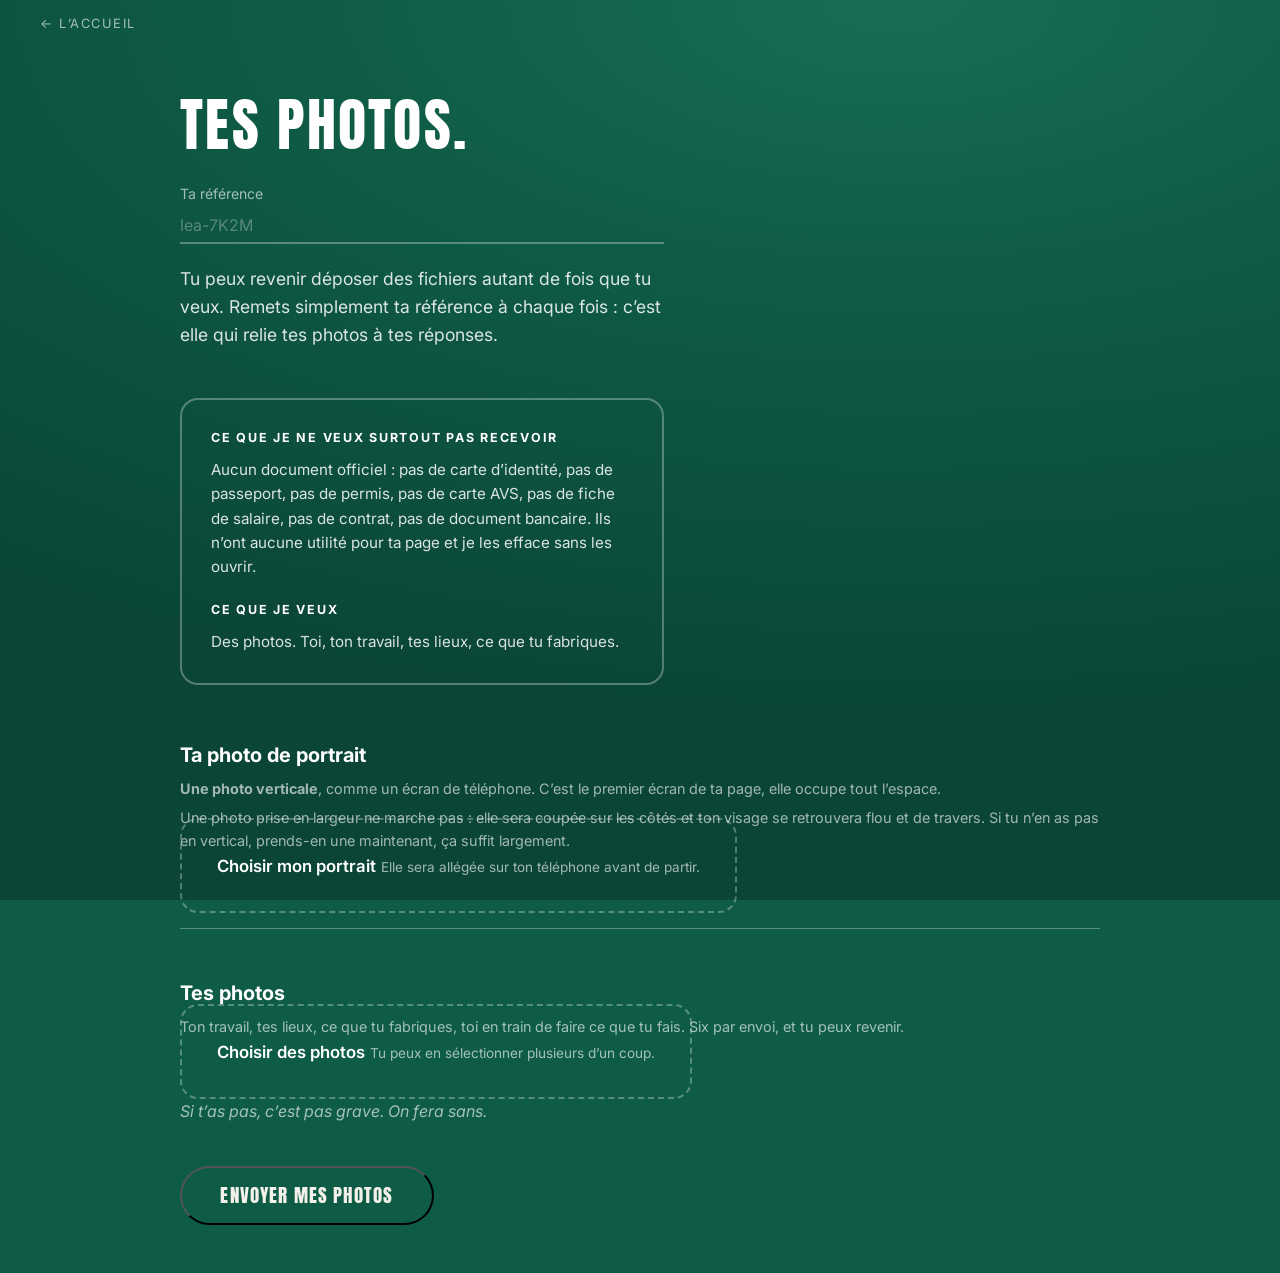
<file: formulaire/fichiers/index.html>
<!DOCTYPE html>
<html lang="fr">
<head>
<meta charset="utf-8">
<meta name="viewport" content="width=device-width, initial-scale=1">
<title>MyLayer, tes photos</title>
<meta name="description" content="La deuxième partie : tes photos. Deux minutes.">
<meta name="theme-color" content="#0F5C46">
<meta name="robots" content="noindex">

<link rel="preconnect" href="https://fonts.googleapis.com">
<link rel="preconnect" href="https://fonts.gstatic.com" crossorigin>
<link href="https://fonts.googleapis.com/css2?family=Anton&family=Inter:wght@400;500;600;700&display=swap" rel="stylesheet">
<link rel="stylesheet" href="../../assets/css/style.css">
<link rel="stylesheet" href="../../assets/css/formulaire.css">

<script>document.documentElement.classList.add('js');</script>
</head>
<body>

<a class="fm__retour" href="../../">← l’accueil</a>

<noscript>
  <div class="wrap" style="padding-top:5rem">
    <p class="mot__texte"><b>Cette page a besoin de JavaScript</b> : c’est lui qui allège
    tes photos avant de les envoyer. Sans ça, l’envoi échouerait.</p>
  </div>
</noscript>

<main class="fm">
  <div class="wrap">

    <!-- ==================================================================
         Deuxième envoi, séparé du premier. La séparation n’est pas un
         confort : une soumission trop lourde échoue en bloc, et si les
         réponses étaient dedans, dix minutes de saisie partiraient avec.
         Ici, le pire qui puisse arriver est de redéposer des photos.

         Cette page n’est pas un coffre à ouverture unique : elle se remplit
         autant de fois qu’il le faut, et c’est la référence qui relie les
         envois entre eux.
         ================================================================== -->
    <form id="depots" name="mylayer-fichiers" method="POST"
          data-netlify="true" netlify-honeypot="piege" enctype="multipart/form-data">

      <input type="hidden" name="form-name" value="mylayer-fichiers">
      <p hidden><label>À ne pas remplir : <input name="piege"></label></p>

      <header class="mot" style="max-width:44ch">
        <h1 class="mot__titre">Tes photos.</h1>

        <!-- La référence vient du lien (?ref=…) ou du stockage local, et
             reste modifiable : la page peut s’ouvrir sur un autre appareil,
             ou servir un deuxième envoi des semaines plus tard. -->
        <p class="sortie" style="border-top:0;padding-top:0">
          <label class="sortie__label" for="c-ref">Ta référence</label>
          <input class="sortie__champ" id="c-ref" type="text" name="reference"
                 placeholder="lea-7K2M" autocomplete="off" spellcheck="false"
                 maxlength="40" data-ref>
        </p>
        <p class="mot__texte">
          Tu peux revenir déposer des fichiers autant de fois que tu veux. Remets
          simplement ta référence à chaque fois : c’est elle qui relie tes photos
          à tes réponses.
        </p>
      </header>

      <!-- ==============================================================
           L’INTERDIT, AVANT TOUTE ZONE DE DÉPÔT
           L’ancienne consigne citait trois documents administratifs avant
           d’interdire les documents administratifs : c’est elle qui a
           produit l’envoi d’un permis de conduire, pas le client. Ici
           l’interdit passe en premier, et le mot « document » ne
           réapparaît nulle part ailleurs sur la page.
           ============================================================== -->
      <aside class="garde">
        <h2 class="garde__titre">Ce que je ne veux surtout pas recevoir</h2>
        <p class="garde__texte">
          Aucun document officiel : pas de carte d’identité, pas de passeport,
          pas de permis, pas de carte AVS, pas de fiche de salaire, pas de
          contrat, pas de document bancaire. Ils n’ont aucune utilité pour ta
          page et je les efface sans les ouvrir.
        </p>
        <h2 class="garde__titre garde__titre--oui">Ce que je veux</h2>
        <p class="garde__texte">
          Des photos. Toi, ton travail, tes lieux, ce que tu fabriques.
        </p>
      </aside>

      <div class="cases">

        <!-- ==============================================================
             LE PORTRAIT
             Seul, en haut, séparé du reste : c’est le bloc d’accroche du
             gabarit, il est obligatoire, et il n’était jamais demandé.
             ============================================================== -->
        <section class="case case--portrait" data-case>
          <h2 class="case__titre">Ta photo de portrait</h2>
          <p class="case__note">
            <b>Une photo verticale</b>, comme un écran de téléphone. C’est le
            premier écran de ta page, elle occupe tout l’espace.
          </p>
          <p class="case__note">
            Une photo prise en largeur ne marche pas : elle sera coupée sur les
            côtés et ton visage se retrouvera flou et de travers. Si tu n’en as
            pas en vertical, prends-en une maintenant, ça suffit largement.
          </p>
          <label class="depot" data-zone data-slots="portrait" data-max="1" data-portrait>
            <input type="file" accept="image/*" data-choix>
            <span class="depot__titre">Choisir mon portrait</span>
            <span class="depot__note">Elle sera allégée sur ton téléphone avant de partir.</span>
          </label>
          <div class="vignettes" data-vignettes></div>
        </section>

        <!-- ==============================================================
             LES AUTRES PHOTOS
             Six par envoi, chacune avec sa légende : la galerie et la frise
             d’objets du gabarit l’affichent sous l’image. Sans légende, il
             faudrait l’inventer.
             ============================================================== -->
        <section class="case" data-case>
          <h2 class="case__titre">Tes photos</h2>
          <p class="case__note">
            Ton travail, tes lieux, ce que tu fabriques, toi en train de faire
            ce que tu fais. Six par envoi, et tu peux revenir.
          </p>
          <label class="depot" data-zone data-max="6"
                 data-slots="photo_1,photo_2,photo_3,photo_4,photo_5,photo_6">
            <input type="file" accept="image/*" multiple data-choix>
            <span class="depot__titre">Choisir des photos</span>
            <span class="depot__note">Tu peux en sélectionner plusieurs d’un coup.</span>
          </label>
          <div class="vignettes vignettes--legendees" data-vignettes></div>
        </section>

      </div>

      <!-- Les légendes et les rôles. Ils sont écrits ici, en dur, sous leur
           « name » : Netlify lit ce HTML au déploiement pour savoir quels
           champs existent. Le JS les déplace ensuite auprès de leur vignette,
           et les remet ici si la photo est retirée.

           La légende dit ce qu’on voit sur la photo. Le rôle dit où la
           poser : une photo d’atelier peut nourrir la galerie, illustrer une
           étape du parcours ou accompagner la fierté, et ces trois
           emplacements n’ont pas le même format. Sans le rôle, on choisit à
           l’aveugle. La première option est la plus permissive, et c’est
           voulu : personne ne doit se sentir obligé de trancher, une photo
           non classée reste utilisable. -->
      <div class="legendes" data-legendes hidden>
        <input type="text" name="legende_1" maxlength="30" data-legende="photo_1"
               placeholder="Atelier, mars" autocomplete="off" aria-label="légende de la photo 1">
        <select name="role_1" data-role="photo_1" aria-label="rôle de la photo 1">
          <option value="libre" selected>je sais pas, à toi de voir</option>
          <option value="travail">mon travail, ce que je fabrique</option>
          <option value="parcours">une étape de mon parcours</option>
          <option value="fierte">ce dont je suis fier</option>
          <option value="temps_libre">mon temps libre</option>
          <option value="lieu">un lieu qui compte</option>
        </select>
        <input type="text" name="legende_2" maxlength="30" data-legende="photo_2"
               placeholder="Atelier, mars" autocomplete="off" aria-label="légende de la photo 2">
        <select name="role_2" data-role="photo_2" aria-label="rôle de la photo 2">
          <option value="libre" selected>je sais pas, à toi de voir</option>
          <option value="travail">mon travail, ce que je fabrique</option>
          <option value="parcours">une étape de mon parcours</option>
          <option value="fierte">ce dont je suis fier</option>
          <option value="temps_libre">mon temps libre</option>
          <option value="lieu">un lieu qui compte</option>
        </select>
        <input type="text" name="legende_3" maxlength="30" data-legende="photo_3"
               placeholder="Atelier, mars" autocomplete="off" aria-label="légende de la photo 3">
        <select name="role_3" data-role="photo_3" aria-label="rôle de la photo 3">
          <option value="libre" selected>je sais pas, à toi de voir</option>
          <option value="travail">mon travail, ce que je fabrique</option>
          <option value="parcours">une étape de mon parcours</option>
          <option value="fierte">ce dont je suis fier</option>
          <option value="temps_libre">mon temps libre</option>
          <option value="lieu">un lieu qui compte</option>
        </select>
        <input type="text" name="legende_4" maxlength="30" data-legende="photo_4"
               placeholder="Atelier, mars" autocomplete="off" aria-label="légende de la photo 4">
        <select name="role_4" data-role="photo_4" aria-label="rôle de la photo 4">
          <option value="libre" selected>je sais pas, à toi de voir</option>
          <option value="travail">mon travail, ce que je fabrique</option>
          <option value="parcours">une étape de mon parcours</option>
          <option value="fierte">ce dont je suis fier</option>
          <option value="temps_libre">mon temps libre</option>
          <option value="lieu">un lieu qui compte</option>
        </select>
        <input type="text" name="legende_5" maxlength="30" data-legende="photo_5"
               placeholder="Atelier, mars" autocomplete="off" aria-label="légende de la photo 5">
        <select name="role_5" data-role="photo_5" aria-label="rôle de la photo 5">
          <option value="libre" selected>je sais pas, à toi de voir</option>
          <option value="travail">mon travail, ce que je fabrique</option>
          <option value="parcours">une étape de mon parcours</option>
          <option value="fierte">ce dont je suis fier</option>
          <option value="temps_libre">mon temps libre</option>
          <option value="lieu">un lieu qui compte</option>
        </select>
        <input type="text" name="legende_6" maxlength="30" data-legende="photo_6"
               placeholder="Atelier, mars" autocomplete="off" aria-label="légende de la photo 6">
        <select name="role_6" data-role="photo_6" aria-label="rôle de la photo 6">
          <option value="libre" selected>je sais pas, à toi de voir</option>
          <option value="travail">mon travail, ce que je fabrique</option>
          <option value="parcours">une étape de mon parcours</option>
          <option value="fierte">ce dont je suis fier</option>
          <option value="temps_libre">mon temps libre</option>
          <option value="lieu">un lieu qui compte</option>
        </select>
      </div>

      <!-- Les emplacements réels. Netlify lit ce HTML au déploiement pour
           savoir quels champs existent : ils doivent donc être écrits ici,
           en dur, même s’ils sont remplis par le JS avec les versions
           allégées des photos. Les zones ci-dessus ne sont que l’interface. -->
      <div hidden data-emplacements>
        <input type="file" name="portrait">
        <input type="file" name="photo_1">
        <input type="file" name="photo_2">
        <input type="file" name="photo_3">
        <input type="file" name="photo_4">
        <input type="file" name="photo_5">
        <input type="file" name="photo_6">
      </div>

      <p class="mot__texte mot__aparte" style="margin-top:2rem">
        Si t’as pas, c’est pas grave. On fera sans.
      </p>

      <div class="ec__nav">
        <button type="button" class="cta" data-envoyer>Envoyer mes photos</button>
      </div>
      <p class="envoi" data-envoi hidden></p>
      <p class="envoi" data-poids hidden></p>
    </form>

    <!-- L’écran final. Hors du formulaire : il n’apparaît qu’une fois
         l’envoi accepté. Il redit la référence, parce qu’un deuxième envoi
         est un chemin normal ici. -->
    <section data-final hidden>
      <div class="mot">
        <h2 class="mot__titre">Reçu.</h2>
        <p class="mot__texte">Ta page arrive dans 72 heures.</p>
        <p class="mot__texte mot__aparte">
          Il t’en reste d’autres ? Reviens sur cette page avec la même
          référence, <b data-ref-rappel></b>, autant de fois qu’il le faudra.
        </p>
        <p class="mot__nav">
          <button type="button" class="cta" data-encore>Déposer d’autres photos</button>
        </p>
      </div>
    </section>

  </div>
</main>

<script src="../../assets/js/fichiers.js" defer></script>
</body>
</html>
</file>
<file: assets/css/style.css>
/* ==========================================================================
   MyLayer, feuille de style
   Même famille que profiladrienredolat.netlify.app : couleur pleine, Anton
   géant en capitales, traits blancs, apparitions au scroll.
   Le vert sapin remplace le cobalt pour ne pas confondre la marque et son
   créateur, même intensité, autre bout de la roue.
   Mobile-first.
   ========================================================================== */

/* Couleurs déclarées en @property : elles deviennent animables, c’est ce qui
   permet à la page de se repeindre quand le visiteur choisit sa couleur.
   Navigateur trop ancien : la couleur change d’un coup, sans transition. */
@property --c        { syntax: '<color>'; inherits: true; initial-value: #0F5C46; }
@property --c-deep   { syntax: '<color>'; inherits: true; initial-value: #0A4536; }
@property --c-bright { syntax: '<color>'; inherits: true; initial-value: #176E54; }

:root {
  --c:        #0F5C46;   /* vert sapin dominant */
  --c-deep:   #0A4536;   /* profondeur */
  --c-bright: #176E54;   /* accent haut de page */

  --white:     #FFFFFF;
  --line:      rgba(255, 255, 255, 0.85);
  --line-soft: rgba(255, 255, 255, 0.30);
  --dim:       rgba(255, 255, 255, 0.85);
  --dimmer:    rgba(255, 255, 255, 0.62);

  --cream: #F4F1EA;      /* fond clair alterné */
  --ink:   #14201C;      /* encre sur fond clair */
  --ink-2: rgba(20, 32, 28, 0.68);
  --ink-3: rgba(20, 32, 28, 0.45);

  --maxw:   720px;
  /* L’accroche respire plus large que le reste de la page : c’est le seul
     écran à deux colonnes, il lui faut de la place pour les tenir. */
  --hero-maxw: 720px;
  --fente:     0rem;      /* l’écart de part et d’autre du filet vertical */
  --pad:    clamp(1.25rem, 6vw, 2.5rem);
  --radius: 18px;
  --ease:   cubic-bezier(.2, .65, .3, 1);

  transition: --c 1.1s var(--ease), --c-deep 1.1s var(--ease), --c-bright 1.1s var(--ease);
}

/* ---------- reset léger ---------- */
*, *::before, *::after { box-sizing: border-box; }
* { margin: 0; }

html {
  scroll-behavior: smooth;
  -webkit-text-size-adjust: 100%;
}

body {
  background: var(--c);
  background-image: radial-gradient(120% 80% at 70% 0%,
                    var(--c-bright) 0%, var(--c) 38%, var(--c-deep) 100%);
  background-attachment: fixed;
  color: var(--white);
  font-family: Inter, system-ui, -apple-system, sans-serif;
  font-size: 17px;
  line-height: 1.6;
  overflow-x: hidden;
}

img { max-width: 100%; display: block; }
ul, ol { list-style: none; padding: 0; }
a { color: inherit; text-decoration: none; }
button { font: inherit; color: inherit; }

code {
  font-family: ui-monospace, SFMono-Regular, Menlo, monospace;
  font-size: .92em;
  overflow-wrap: anywhere;
}

:focus-visible {
  outline: 2px solid currentColor;
  outline-offset: 3px;
  border-radius: 4px;
}

.skip { position: absolute; left: -9999px; }
.skip:focus {
  left: 12px; top: 12px; z-index: 100;
  background: var(--white); color: var(--c-deep);
  padding: 10px 18px; border-radius: 999px; font-weight: 700;
}

.wrap {
  width: 100%;                 /* sinon un .wrap dans un flex se rétracte */
  max-width: var(--maxw);
  margin-inline: auto;
  padding-inline: var(--pad);
}

/* ==========================================================================
   Typographie
   ========================================================================== */
.titre,
.hero__title,
.promesse__titre,
.dm__mot,
.impression__titre,
.logo-word {
  font-family: Anton, Inter, sans-serif;
  font-weight: 400;
  text-transform: uppercase;
  letter-spacing: .5px;
  line-height: .95;
}

.surtitre {
  font-size: .78rem;
  font-weight: 700;
  letter-spacing: .18em;
  text-transform: uppercase;
  color: var(--dimmer);
  margin-bottom: 1.1rem;
}
.band--light .surtitre { color: var(--ink-3); }

.titre { font-size: clamp(2.1rem, 9vw, 3.6rem); }

/* ==========================================================================
   L’appel à commencer
   Une seule occurrence : à la fin de l’offre des cartes, loin du formulaire.
   Plus bas, les questions sont juste sous « Les choses claires », là, c’est
   la flèche de l’accroche qui invite à descendre, pas un bouton.
   Il reprend la forme des pastilles de la page : plein, très arrondi.
   ========================================================================== */
.cta {
  display: inline-flex; align-items: center; justify-content: center;
  min-height: 52px;                      /* confortable au doigt */
  padding: .75rem 2.4rem;
  border-radius: 999px;
  font-family: Anton, sans-serif; text-transform: uppercase;
  font-size: 1.2rem; letter-spacing: .06em;
  background: var(--c); color: var(--cream);
  transition: transform .2s var(--ease), opacity .2s;
}
.cta:hover { transform: translateY(-2px); opacity: .92; }

/* Sur les fonds en couleur pleine, le contraste s’inverse : le crème passe du
   texte au fond. Même traitement que « commencer » dans l’en-tête. */
.cta--clair { background: var(--cream); color: var(--c-deep); }

/* Bloqué tant que la réponse n’y est pas. Il reste lisible : on doit voir ce
   qui s’ouvrira, pas deviner un bouton absent. */
.cta:disabled { opacity: .45; cursor: default; }
.cta:disabled:hover { transform: none; opacity: .45; }

/* ==========================================================================
   Apparitions au scroll  (même courbe que la page de référence)
   ========================================================================== */
.js .reveal {
  opacity: 0;
  transform: translateY(28px);
  transition: opacity .7s ease, transform .7s var(--ease);
  will-change: opacity, transform;
}
.reveal.is-in { opacity: 1; transform: none; }

/* ==========================================================================
   En-tête
   ========================================================================== */
/* L’en-tête partage la largeur ET le découpage en colonnes de l’accroche :
   le logo coiffe le titre, « commencer » coiffe le QR. Les deux blocs lisent
   les mêmes variables, ils ne peuvent donc pas se désaligner. */
.site-header {
  position: absolute;
  top: 0; left: 50%; transform: translateX(-50%);
  width: 100%; max-width: var(--hero-maxw); z-index: 40;
  display: flex; align-items: center; justify-content: space-between;
  gap: 1rem;
  padding: 1.4rem var(--pad) 0;
}
.logo { display: inline-flex; align-items: center; gap: .55rem; }
.logo-mark { width: 20px; height: 20px; fill: var(--white); flex: none; }
.logo-word { font-size: 1.35rem; letter-spacing: .06em; }

.commencer {
  display: inline-flex; align-items: center; justify-content: center;
  padding: .55rem 1.5rem;
  border-radius: 999px;
  font-family: Anton, sans-serif; text-transform: uppercase;
  font-size: .82rem; letter-spacing: .05em;
  background: var(--cream); color: var(--c-deep);
  transition: transform .2s var(--ease), opacity .2s;
}
.commencer:hover { transform: translateY(-2px); opacity: .92; }

/* ==========================================================================
   1. ACCROCHE
   ========================================================================== */
.hero {
  min-height: 100svh;
  display: flex;
  position: relative;
  padding: 5.6rem var(--pad) 1.6rem;
  max-width: var(--hero-maxw);
  margin-inline: auto;
}
/* Sur téléphone : une seule colonne, le titre puis le QR, le tout calé pour
   tenir dans le premier écran. Sur ordinateur : les deux vraies colonnes. */
.hero__grid {
  flex: 1;
  display: grid;
  gap: 1.6rem;
  align-content: center;
}

.hero__mot { display: flex; flex-direction: column; justify-content: center; }

.hero__title {
  /* « ce que t’as fait. » est la ligne la plus longue : c’est elle qui fixe
     la mesure. On tient jusqu’aux petits iPhone sans casser le mot. */
  font-size: clamp(2.5rem, 12.8vw, 6.2rem);
  line-height: .92;
}
/* Le CV : lettres creuses. La page, juste en dessous, est pleine. */
.hero__title em {
  font-style: normal;
  color: transparent;
  -webkit-text-stroke: 1.5px rgba(255, 255, 255, .75);
  text-stroke: 1.5px rgba(255, 255, 255, .75);
}
@supports not ((-webkit-text-stroke: 1px #fff) or (text-stroke: 1px #fff)) {
  .hero__title em { color: rgba(255, 255, 255, .42); }
}
/* Le deuxième et dernier niveau de lecture. Il suit le titre de près : un
   écart, pas un trou. Surtout pas de margin-top: auto ici, c’est ce qui
   creusait la colonne en deux blocs séparés par du vide. */
.hero__sub {
  margin-top: 1.1rem;
  font-size: 1.32rem;
  line-height: 1.45;
  max-width: 30ch;
  color: var(--dim);
}

/* ---------- la colonne de droite ---------- */
.hero__droite {
  position: relative;
  display: flex; flex-direction: column;
  align-items: center; justify-content: center;
  gap: 2.6rem;
  text-align: center;
}

/* ==========================================================================
   Le motif QR
   Ce n’est pas un code : c’est la marque du produit. Il est en crème à même
   le vert, sans pastille ni ombre, il appartient à la page, il n’est pas
   posé dessus.
   Les modules voisins sont fusionnés en traits à bouts ronds, les isolés
   sont des points ; les yeux sont des anneaux arrondis à pastille ronde.
   ========================================================================== */
.hero__qr { margin: 0; }

.qr-motif {
  display: block;
  width: 200px;                     /* mobile */
  height: auto;
  color: var(--cream);
}
.qr-motif line {
  stroke: currentColor;
  stroke-width: .72;
  stroke-linecap: round;
}
.qr-motif circle { fill: currentColor; }
.qr-motif .qr-oeil {
  fill: none;
  stroke: currentColor;
  stroke-width: 1;
}

/* Le code se compose : les yeux se posent, la trame se remplit par vagues
   éparpillées. Une fois, à l’arrivée. Jamais en boucle. */
.qr-motif g {
  animation: qr-pose .3s ease-out both;
  animation-delay: var(--d, 0s);
}
@keyframes qr-pose { from { opacity: 0; } to { opacity: 1; } }

/* L’invitation à descendre appartient maintenant au module de droite :
   elle suit le QR au lieu de flotter au milieu du bas de l’écran. */
.scroll-hint {
  display: flex; flex-direction: column; align-items: center; gap: .3rem;
  font-size: .68rem; letter-spacing: .22em; text-transform: uppercase;
  color: var(--dim);
  transition: color .2s;
}
.scroll-hint:hover { color: var(--white); }
.scroll-hint__arrow { width: 20px; height: 32px; animation: bob 1.8s ease-in-out infinite; }
@keyframes bob { 0%,100% { transform: translateY(0); } 50% { transform: translateY(7px); } }

/* ==========================================================================
   Bandes  (alternance fond plein / fond clair)
   ========================================================================== */
.band { padding-block: clamp(3.5rem, 12vw, 7rem); }
.band--light {
  background: var(--cream);
  color: var(--ink);
}
/* Deux bandes claires qui se suivent se fondraient l’une dans l’autre : un
   filet, dans la couleur de séparation déjà employée ailleurs, redonne la
   coupure que l’alternance des fonds assurait. */
.band--light + .band--light { border-top: 1px solid rgba(20, 32, 28, .12); }

/* ==========================================================================
   2. CE QUE C’EST
   Un seul écran : un grand téléphone, la vraie page dedans. Le fond crème
   de la bande fait ressortir la page colorée, c’est ce contraste qui fait
   exister l’objet.
   ========================================================================== */
.voila { display: grid; gap: clamp(2rem, 7vw, 2.8rem); }

.voila__sous {
  margin-top: 1.2rem;
  font-size: 1.1rem;
  line-height: 1.5;
  max-width: 26ch;
  color: var(--ink-2);
}

/* ---------- le cadre du téléphone ---------- */
.voila__tel { display: flex; justify-content: center; }

.tel {
  width: min(320px, 75vw);
  /* Le bord se voit sans peser : à onze pixels, l’anneau d’encre et l’ombre
     faisaient bloc et le cadre paraissait plus noir que le reste du site,
     alors qu’il porte déjà la même encre. Huit pixels et une ombre plus
     claire suffisent à poser l’objet. Le rayon suit : 36 à l’écran, plus
     l’épaisseur du bord. */
  padding: 8px;
  border-radius: 44px;
  background: var(--ink);
  box-shadow: 0 26px 56px rgba(20, 32, 28, .20),
              0 3px 10px rgba(20, 32, 28, .12),
              inset 0 1px 0 rgba(255, 255, 255, .20);
}
.tel__ecran {
  position: relative;
  aspect-ratio: 9 / 19;
  border-radius: 36px;
  overflow: hidden;
  background: #3B4DD4;              /* la couleur de la page d’Adrien */
}
/* La barre d’accueil. Sur un iPhone elle est en bas de l’écran : en haut,
   le détail sonnait faux. Même retrait qu’avant, de l’autre côté. */
.tel__ecran::before {
  content: "";
  position: absolute; bottom: 9px; left: 50%; transform: translateX(-50%);
  width: 84px; height: 5px; border-radius: 99px;
  background: rgba(255, 255, 255, .38);
  z-index: 4; pointer-events: none;
}

/* ---------- le défilement ----------
   Il appartient au visiteur : molette ou doigt sur le téléphone, et la page
   défile. Surtout PAS d’overscroll-behavior: contain, c’est lui qui
   piégerait le curseur. Par défaut, une fois la page au bout, le navigateur
   rend la main à la page, ce qui est exactement ce qu’on veut. */
.tel__page {
  position: absolute; inset: 0;
  overflow-y: auto;
  overflow-x: hidden;
  -webkit-overflow-scrolling: touch;
  scrollbar-width: thin;
  scrollbar-color: rgba(255, 255, 255, .45) transparent;
}
.tel__page::-webkit-scrollbar { width: 4px; }
.tel__page::-webkit-scrollbar-track { background: transparent; }
.tel__page::-webkit-scrollbar-thumb {
  background: rgba(255, 255, 255, .40);
  border-radius: 99px;
}
.tel__page:focus-visible { outline: none; }
.tel:has(.tel__page:focus-visible) { box-shadow: 0 0 0 3px var(--ink); }

/* le dégradé du bas : il dit qu’il reste à lire, et s’efface à la fin */
.tel__voile {
  position: absolute; left: 0; right: 0; bottom: 0; height: 58px;
  background: linear-gradient(to top, #2A38A8 10%, rgba(42, 56, 168, 0));
  pointer-events: none; z-index: 3;
  transition: opacity .35s ease;
}
.tel__page.est-au-bout ~ .tel__voile { opacity: 0; }

/* ==========================================================================
   LA PAGE D’ADRIEN, dans le téléphone
   Contenu repris de profiladrienredolat.netlify.app. Tout est en pixels :
   à l’intérieur d’un cadre de 300 px, le vw n’a aucun sens.
   Aucune classe « reveal » ici : ce qui est dans le téléphone est visible
   tout de suite, même sans JavaScript.
   ========================================================================== */
.fa {
  padding: 26px 18px 40px;
  font-size: 12px;
  line-height: 1.55;
  color: #fff;
  background: #3B4DD4;
  background-image: radial-gradient(120% 80% at 70% 0%,
                    #4759F0 0%, #3B4DD4 38%, #2A38A8 100%);
}
.fa b, .fa i { font-style: normal; }

/* la bascule FR/EN, épinglée comme sur le vrai site */
.fa-lang {
  position: sticky; top: 0; z-index: 5;
  width: fit-content; margin-left: auto;
  display: flex; align-items: center; gap: 4px;
  padding: 3px 9px;
  font-size: 10px; font-weight: 700;
  border: 1.5px solid rgba(255, 255, 255, .85);
  border-radius: 999px;
  background: rgba(42, 56, 168, .72);
  backdrop-filter: blur(6px);
}
.fa-lang i { color: rgba(255, 255, 255, .45); }
.fa-lang span { color: rgba(255, 255, 255, .55); }

/* ---------- haut de page ----------
   La page s’ouvre directement sur le nom. L’écart reprend celui qui sépare
   les blocs plus bas, pour que le nom se pose au lieu de coller à la bascule
   FR/EN épinglée juste au-dessus. */
.fa-hero { margin-top: 34px; }

.fa-hi { font-size: 11px; font-weight: 600; opacity: .9; }
.fa-nom {
  font-family: Anton, Inter, sans-serif; font-weight: 400;
  text-transform: uppercase; letter-spacing: .5px;
  font-size: 40px; line-height: 1.02;
  margin: 3px 0 9px;
}
.fa-tag { font-size: 11.5px; color: rgba(255, 255, 255, .95); }

/* ---------- blocs ---------- */
.fa-bloc { margin-top: 34px; }
.fa-titre {
  font-family: Anton, Inter, sans-serif; font-weight: 400;
  text-transform: uppercase; letter-spacing: .5px;
  font-size: 27px; line-height: .95;
  margin-bottom: 10px;
}
.fa-sous { font-size: 11px; color: rgba(255, 255, 255, .85); margin-bottom: 14px; }
.fa-surtitre {
  font-size: 9.5px; text-transform: uppercase; letter-spacing: .12em;
  color: rgba(255, 255, 255, .70);
  margin: 14px 0 7px;
}
.fa-texte { font-size: 12px; }
.fa-texte + .fa-texte { margin-top: 11px; }

.fa-mots, .fa-puces { display: flex; flex-wrap: wrap; gap: 6px; }
.fa-mots { margin-top: 18px; }
.fa-mots li {
  font-family: Anton, Inter, sans-serif; text-transform: uppercase;
  font-size: 11px; letter-spacing: .04em;
  padding: 4px 10px;
  border: 1.5px solid rgba(255, 255, 255, .85); border-radius: 999px;
}
.fa-puces li {
  font-size: 10.5px; font-weight: 500;
  padding: 4px 10px;
  border: 1.5px solid rgba(255, 255, 255, .85); border-radius: 999px;
}

/* ---------- parcours ---------- */
.fa-parcours { position: relative; padding-left: 20px; }
.fa-parcours::before {
  content: ""; position: absolute; left: 5px; top: 5px; bottom: 5px;
  width: 2px; background: rgba(255, 255, 255, .30);
}
.fa-etape { position: relative; }
.fa-etape + .fa-etape { margin-top: 20px; }
.fa-etape::before {
  content: ""; position: absolute; left: -20px; top: 4px;
  width: 12px; height: 12px; border-radius: 50%;
  background: #3B4DD4; border: 2.5px solid #fff;
}
.fa-etape__titre { display: block; font-size: 12.5px; font-weight: 700; line-height: 1.25; }
.fa-etape__lieu  { display: block; font-size: 10.5px; font-weight: 600; color: rgba(255, 255, 255, .72); margin: 1px 0 3px; }
.fa-etape__desc  { display: block; font-size: 11px; color: rgba(255, 255, 255, .92); }
.fa-etape__photos { display: flex; gap: 6px; margin-top: 9px; }
.fa-vig {
  flex: 1 1 0; margin: 0;
  border: 2px solid rgba(255, 255, 255, .85); border-radius: 10px; overflow: hidden;
}
.fa-vig img { width: 100%; height: auto; aspect-ratio: 4 / 5; object-fit: cover; }

/* ---------- carte du monde ---------- */
.fa-carte {
  border: 2px solid rgba(255, 255, 255, .85); border-radius: 14px;
  padding: 8px; background: rgba(0, 0, 0, .10);
}
.fa-carte svg { width: 100%; height: auto; display: block; }
.fa-carte svg path {
  fill: rgba(255, 255, 255, .06);
  stroke: rgba(255, 255, 255, .18);
  stroke-width: .4;
}
/* les 16 pays : certains sont des <path>, d’autres des <g> de plusieurs
   tracés (le Canada, l’Espagne, le Danemark…), les deux cas sont couverts. */
.fa-carte svg .visited,
.fa-carte svg .visited path { fill: #fff; stroke: #fff; }

.fa-photos { display: grid; grid-template-columns: repeat(2, 1fr); gap: 8px; margin-top: 12px; }
.fa-photo {
  position: relative; margin: 0;
  border: 2px solid rgba(255, 255, 255, .85); border-radius: 12px; overflow: hidden;
}
.fa-photo img { width: 100%; height: auto; aspect-ratio: 4 / 5; object-fit: cover; }
.fa-photo figcaption {
  position: absolute; left: 0; right: 0; bottom: 0;
  padding: 12px 7px 5px;
  font-size: 9px; letter-spacing: .05em; text-transform: uppercase; font-weight: 600;
  background: linear-gradient(to top, rgba(42, 56, 168, .88), transparent);
}

/* ---------- langues ---------- */
.fa-langues { display: flex; flex-direction: column; gap: 12px; }
.fa-langue__tete { display: flex; justify-content: space-between; align-items: baseline; margin-bottom: 5px; }
.fa-langue__tete b { font-size: 12.5px; font-weight: 700; }
.fa-langue__tete i { font-size: 10px; font-weight: 600; color: rgba(255, 255, 255, .75); }
.fa-jauge { display: flex; gap: 4px; }
.fa-jauge__cran {
  flex: 1 1 0; height: 6px; border-radius: 4px;
  border: 1.5px solid rgba(255, 255, 255, .85);
}
.fa-jauge__cran.est-on { background: #fff; }

/* ---------- chiffres ---------- */
.fa-chiffres { display: grid; grid-template-columns: repeat(2, 1fr); gap: 18px 12px; }
.fa-chiffres b {
  display: block;
  font-family: Anton, Inter, sans-serif; font-weight: 400;
  font-size: 36px; line-height: .9;
  font-variant-numeric: tabular-nums;
}
.fa-chiffres span {
  display: block; margin-top: 2px;
  font-size: 9.5px; text-transform: uppercase; letter-spacing: .06em;
  color: rgba(255, 255, 255, .82);
}

/* ---------- contact ---------- */
.fa-fin { text-align: center; }
.fa-titre--fin { font-size: 34px; }
.fa-fin .fa-sous { margin-bottom: 16px; }
.fa-liens { display: grid; grid-template-columns: repeat(2, 1fr); gap: 7px; }
/* Reproduits à l’identique mais inertes : on montre à quoi ressemble la
   page, on n’envoie pas le visiteur ailleurs au milieu de la page. */
.fa-lien {
  padding: 9px 6px;
  border: 1.5px solid rgba(255, 255, 255, .85); border-radius: 11px;
  font-size: 10.5px; font-weight: 600;
  background: rgba(255, 255, 255, .04);
}
.fa-lien--cv {
  grid-column: 1 / -1;
  background: #fff; color: #2A38A8;
  border-color: #fff;
}
.fa-merci { margin-top: 20px; font-size: 9.5px; color: rgba(255, 255, 255, .60); }

/* ==========================================================================
   3. COMMENT ÇA SE PASSE
   Trois moments dans un même panneau. Le texte nomme, l’animation explique.
   --------------------------------------------------------------------------
   Règle de construction, la même que pour « reveal » : l’état écrit dans la
   feuille est l’état FINAL. C’est la classe « js » qui creuse l’état de
   départ, et l’animation qui le comble. Sans JavaScript, sans observateur,
   ou en mouvement réduit, le panneau est simplement là, fini.
   ========================================================================== */
/* Le terracotta est celui de la page, la pastille du formulaire porte déjà
   ce trio. La section est la seule couleur chaude du parcours : elle sépare
   les deux bandes claires qui l’encadraient. */
.deroule {
  --terracotta: #B8432A;
  background: var(--terracotta);
  color: var(--cream);
}

.deroule__frame {
  margin-top: clamp(1.8rem, 5vw, 2.8rem);
  display: grid;
  padding: clamp(1.4rem, 5vw, 2.8rem);
  background: rgba(255, 255, 255, .07);  /* juste assez pour se détacher */
  border: 1px solid rgba(255, 255, 255, .16);
  border-radius: calc(var(--radius) + 8px);
}

/* ---------- un moment ---------- */
.dm {
  display: flex; flex-direction: column; align-items: center;
  text-align: center;
}
/* Empilés au téléphone : le filet est horizontal. */
.dm + .dm {
  border-top: 1px solid var(--line-soft);
  margin-top: clamp(1.6rem, 6vw, 2.2rem);
  padding-top: clamp(1.6rem, 6vw, 2.2rem);
}

/* La zone du geste. Hauteur commune aux trois : les mots se posent sur la
   même ligne, quelle que soit la forme au-dessus. */
.dm__vue {
  display: flex; align-items: center; justify-content: center;
  width: 100%; min-height: 152px;
  margin-bottom: 1.25rem;
}

.dm__mot { font-size: 1.4rem; }
.dm__note {
  margin-top: .4rem;
  font-size: .88rem;
  color: var(--dim);
  max-width: 22ch;
}
/* Une information, pas une réclame : la même ligne, juste assumée. */
.dm__note--gratuit { color: var(--white); font-weight: 700; }

/* ---------- moment 1 : les mots se cochent ----------
   La pastille du formulaire, dans le style des autres pastilles de la page.
   Elle passe de contour vide à fond plein, d’un coup. */
.dm-mots {
  display: flex; flex-wrap: wrap; justify-content: center;
  gap: .45rem;
  max-width: 15.5rem;
}
.dm-mot {
  font-family: Anton, sans-serif; text-transform: uppercase;
  font-size: .88rem; letter-spacing: .04em;
  padding: .32rem .8rem;
  border: 1.5px solid var(--line);
  border-radius: 999px;
  color: var(--cream);
}
/* Cochée : le crème passe du contour au fond, et le mot se creuse. */
.dm-mot--coche {
  background: var(--cream);
  border-color: var(--cream);
  color: var(--terracotta);
}
.js .dm--1.is-in .dm-mot--coche {
  animation: dm-coche .3s var(--ease) both;
  animation-delay: var(--d, 0s);
}
@keyframes dm-coche {
  0%   { background: transparent; border-color: var(--line);
         color: var(--cream); transform: none; }
  55%  { background: var(--cream); border-color: var(--cream);
         color: var(--terracotta); transform: scale(1.07); }
  100% { background: var(--cream); border-color: var(--cream);
         color: var(--terracotta); transform: none; }
}

/* ---------- moment 2 : la page se compose ----------
   La silhouette est au vert de marque : sur le terracotta de la section, sa
   propre couleur la rendrait invisible. Dedans, des formes PLEINES en crème :
   une barre de titre, une image, des lignes. Jamais un cadre vide, jamais un
   pointillé, rien qui puisse se lire comme du contenu manquant. */
.dm-page {
  width: 94px; height: 146px;
  padding: 11px;
  border-radius: 15px;
  background: var(--c);
  display: flex; flex-direction: column; gap: 7px;
}
.dm-bloc { background: var(--cream); border-radius: 999px; }
.dm-bloc--titre { height: 13px; width: 76%; border-radius: 5px; }
.dm-bloc--image {
  height: 40px; border-radius: 7px;
  background: rgba(255, 255, 255, .55);
}
.dm-bloc--ligne { height: 5px; }
.dm-bloc--court { width: 84%; }
.dm-bloc--bref  { width: 58%; }

.js .dm-bloc { opacity: 0; transform: translateY(7px); }
.js .dm--2.is-in .dm-bloc {
  animation: dm-pose .32s var(--ease) both;
  animation-delay: var(--d, 0s);
}
@keyframes dm-pose {
  from { opacity: 0; transform: translateY(7px); }
  to   { opacity: 1; transform: none; }
}

/* ---------- moment 3 : le motif arrive ----------
   C’est le motif de l’accroche, le même dessin et la même couleur, en petit.
   Ici il n’a plus à se composer module par module : il arrive d’un bloc. */
.deroule .qr-motif {
  width: clamp(88px, 24vw, 108px);
  color: var(--cream);
}
.deroule .qr-motif g { animation: none; }

.js .deroule .qr-motif { opacity: 0; }
.js .dm--3.is-in .qr-motif {
  animation: dm-fondu .5s ease both;
  animation-delay: .45s;
}
@keyframes dm-fondu { from { opacity: 0; } to { opacity: 1; } }

/* ==========================================================================
   4. TU RACONTES. JE CONÇOIS.
   ========================================================================== */
.promesse {
  min-height: 88svh;
  display: flex; align-items: center;
  padding-block: clamp(4rem, 14vw, 8rem);
}
.promesse__titre { font-size: clamp(2.9rem, 14vw, 6rem); }
/* L’appel à l’action de la section. Fond crème sur la couleur pleine : le
   contraste s’inverse, comme pour « commencer » dans l’en-tête. */
.promesse__action { margin-top: clamp(1.8rem, 5vw, 2.4rem); }
.promesse__texte {
  margin-top: 1.6rem;
  font-size: clamp(1.1rem, 4.4vw, 1.35rem);
  line-height: 1.55;
  max-width: 36ch;
  color: var(--dim);
}

/* ==========================================================================
   5. LES PREMIÈRES QUESTIONS
   ========================================================================== */
/* Le questionnaire enchaîne dans la même page : la couleur choisie et la
   première question ne sont plus séparées que par ce qu’il faut pour lire la
   coupure, jamais par deux marges de section empilées. */
.debut { padding-block: clamp(3.5rem, 12vw, 7rem) 0; }
.debut + .fm { padding-top: clamp(1.5rem, 5vw, 2.5rem); }

/* La sortie de secours, au-dessus des questions. Elle n’apparaît que si un
   parcours est gardé sur l’appareil : discrète, soulignée, jamais en
   concurrence avec les questions qui suivent. */
.debut__reprise { margin-bottom: 2.4rem; }
.debut__reprise[hidden] { display: none; }
.debut__recommencer {
  background: transparent; border: 0; cursor: pointer;
  font: inherit; font-size: .85rem;
  color: var(--dimmer);
  text-decoration: underline; text-underline-offset: 4px;
  padding: .5rem 0; min-height: 44px;
  transition: color .2s;
}
.debut__recommencer:hover { color: var(--white); }

.q { margin-bottom: 3.2rem; }
.q__label {
  display: block;
  font-family: Anton, sans-serif; text-transform: uppercase;
  letter-spacing: .04em; line-height: 1;
  font-size: clamp(1.8rem, 8vw, 2.8rem);
  margin-bottom: 1rem;
}
.q__aide { margin-top: .7rem; font-size: .85rem; color: var(--dimmer); }

.q__input {
  width: 100%;
  background: transparent;
  border: 0; border-bottom: 2px solid var(--line);
  color: var(--white);
  font-family: inherit; font-size: 1.4rem; font-weight: 600;
  padding: .5rem 0;
  border-radius: 0;                       /* iOS n’arrondit pas tout seul */
  -webkit-appearance: none; appearance: none;
}
.q__input::placeholder { color: rgba(255,255,255,.35); }
.q__input:focus { outline: none; border-bottom-color: var(--white); }

.q__adresse {
  margin-top: .8rem; font-size: .95rem; color: var(--dim);
  font-family: ui-monospace, SFMono-Regular, Menlo, monospace;
}
.q__adresse b { color: var(--white); }

.q__curseur { display: flex; align-items: center; gap: 1.1rem; }
.q__range {
  flex: 1; -webkit-appearance: none; appearance: none;
  height: 2px; background: var(--line-soft); border-radius: 99px;
}
.q__range::-webkit-slider-thumb {
  -webkit-appearance: none; appearance: none;
  width: 26px; height: 26px; border-radius: 50%;
  background: var(--white); border: none; cursor: grab;
}
.q__range::-moz-range-thumb {
  width: 26px; height: 26px; border-radius: 50%;
  background: var(--white); border: none; cursor: grab;
}
.q__val {
  font-family: Anton, sans-serif; font-size: 2rem; line-height: 1;
  min-width: 2.2ch; text-align: right;
  font-variant-numeric: tabular-nums;
}

/* Le curseur d’âge tant qu’on n’y a pas touché. Il n’a pas de valeur de
   départ : la poignée se pose au milieu de la course, mais rien n’est
   répondu tant qu’on ne l’a pas déplacée. La poignée creuse le dit, et la
   largeur minimale du nombre garde sa place vide, pour que la ligne ne
   saute pas au premier geste. */
.q__range.est-vierge::-webkit-slider-thumb {
  background: transparent;
  border: 2px solid rgba(255, 255, 255, .45);
}
.q__range.est-vierge::-moz-range-thumb {
  background: transparent;
  border: 2px solid rgba(255, 255, 255, .45);
}
.q__val--vide { min-width: 2.2ch; }

.palette { display: flex; flex-wrap: wrap; gap: .8rem; }
.pastille {
  width: 52px; height: 52px; border-radius: 50%;
  border: 2px solid transparent;
  background: var(--sw);
  cursor: pointer; padding: 0;
  box-shadow: inset 0 0 0 1px rgba(255,255,255,.22);
  transition: transform .2s var(--ease), border-color .2s;
}
.pastille:hover { transform: scale(1.08); }
.pastille[aria-checked="true"] {
  border-color: var(--white);
  transform: scale(1.12);
}

/* Les cinq polices. Le nom d’une fonte ne dit rien : c’est le prénom du
   client qui est écrit partout. La vitrine le porte à la taille qu’il aura
   vraiment en haut de sa page, les tuiles servent à comparer et à choisir.
   Fond clair obligatoire : la couleur choisie est déjà celle de la page,
   elle ne peut pas s’écrire dessus. */
.vitrine {
  display: flex; align-items: center; justify-content: center;
  min-height: 8.5rem;
  padding: 1.6rem 1.2rem;
  margin-bottom: .9rem;
  background: var(--cream);
  border-radius: var(--radius);
  text-align: center;
}
.vitrine__nom { --t: clamp(2.6rem, 11vw, 5.5rem); }

.typos { display: grid; grid-template-columns: 1fr; gap: .7rem; }

.typo {
  display: flex; align-items: center; justify-content: center;
  min-height: 4.6rem;
  padding: .9rem 1rem;
  background: var(--cream);
  border: 2px solid transparent;
  border-radius: var(--radius);
  cursor: pointer;
  transition: border-color .2s, box-shadow .2s var(--ease), transform .2s var(--ease);
}
.typo:hover { transform: translateY(-2px); }
/* Le choix actif : bordure pleine à l’intérieur, où le fond est clair, et
   anneau blanc à l’extérieur, où la page est colorée. Le repère tient donc
   des deux côtés du bord, quelle que soit la couleur choisie. */
.typo[aria-checked="true"] {
  border-color: var(--c);
  box-shadow: 0 0 0 3px var(--white);
}
.typo__nom { --t: clamp(1.7rem, 5.5vw, 2.5rem); }

.vitrine__nom, .typo__nom {
  display: block;
  color: var(--c);
  overflow-wrap: anywhere;
}

/* Les six réglages de chaque police, ceux du gabarit : famille, graisse,
   échelle, interligne, espacement, casse. L’aperçu rend donc exactement ce
   que la page finale rendra. Une taille qui va à Anton est trop grosse en
   Climate Crisis et trop petite en Smokum ; l’échelle ramène les cinq
   prénoms à la même présence, sans quoi le choix se ferait sur une
   impression de taille et non sur le caractère de la lettre.
   Climate Crisis et Indie Flower restent en casse normale : la manuscrite
   n’a pas de sens en capitales, et Climate Crisis y ferait deux fois la
   largeur d’Anton. */
.p-anton   { font-family: Anton, Inter, sans-serif; font-weight: 400;
             font-size: calc(var(--t) * 1);    line-height: .95;
             letter-spacing: .5px;  text-transform: uppercase; }
.p-climate { font-family: "Climate Crisis", Inter, sans-serif; font-weight: 400;
             font-size: calc(var(--t) * .78);  line-height: 1.02;
             letter-spacing: -1px;  text-transform: none; }
.p-kavoon  { font-family: Kavoon, Inter, sans-serif; font-weight: 400;
             font-size: calc(var(--t) * .88);  line-height: 1.05;
             letter-spacing: 0;     text-transform: uppercase; }
.p-smokum  { font-family: Smokum, Inter, serif; font-weight: 400;
             font-size: calc(var(--t) * 1.18); line-height: 1;
             letter-spacing: 1px;   text-transform: uppercase; }
.p-indie   { font-family: "Indie Flower", Inter, cursive; font-weight: 400;
             font-size: calc(var(--t) * 1.22); line-height: 1.15;
             letter-spacing: .5px;  text-transform: none; }

/* Dès qu’il y a la place, deux colonnes ; la cinquième prend la ligne du bas
   pour elle, plutôt que de laisser un trou. */
@media (min-width: 560px) {
  .typos { grid-template-columns: 1fr 1fr; gap: .8rem; }
  .typos > .typo:last-child { grid-column: 1 / -1; }
}

/* ==========================================================================
   5. OÙ TU LE METS
   Quatre objets dessinés : aucune image, aucun texte lisible, uniquement des
   barres et des formes pleines. Ils sont posés comme sur une table, tailles
   et inclinaisons différentes, léger chevauchement, et chacun porte le motif
   là où il se trouverait vraiment.
   Tout est en pixels : ce sont des objets de taille fixe, pas de la mise en
   page. Le vw n’a aucun sens à l’intérieur d’un dessin de 130 px.
   ========================================================================== */
.ou__sous {
  margin-top: 1.2rem;
  font-size: 1.1rem;
  line-height: 1.5;
  max-width: 32ch;
  color: var(--ink-2);
}

/* ---------- la table ----------
   Au téléphone : une colonne. Les objets gardent leur inclinaison.
   Les dessins suivent le texte de près : pas de trou entre les deux. */
.objets {
  margin-top: clamp(1.4rem, 4vw, 2rem);
  display: grid;
  justify-items: center;
  gap: clamp(2rem, 7vw, 2.8rem);
}
.objet { position: relative; }
.objet__label {
  margin-top: 1.4rem;
  text-align: center;
  font-size: .78rem;
  font-weight: 700;
  letter-spacing: .14em;
  text-transform: uppercase;
  color: var(--ink-3);
}

/* Chaque objet a son inclinaison propre : c’est ce qui les fait lire comme
   des choses posées plutôt que comme une grille. L’ombre est juste assez
   marquée pour les décoller du crème.
   --------------------------------------------------------------------------
   Toutes les cotes d’un dessin sont des multiples de --u, son unité. Changer
   --u agrandit l’objet entier, bordures, écarts, motif, sans toucher à ses
   proportions. C’est le seul réglage de taille de cette section. */
.dessin {
  --u: 1px;
  margin-inline: auto;
  box-shadow: 0 calc(8 * var(--u)) calc(18 * var(--u)) rgba(20, 32, 28, .10);
}
.dessin--cv    { transform: rotate(-4deg); }
.dessin--insta { transform: rotate(3.5deg); }
.dessin--mail  { transform: rotate(-2.5deg); }
.dessin--ordi  { transform: rotate(5deg); }

/* La cascade. Le dernier objet finit d’arriver à 1,06 s. */
.js .ou .objet:nth-child(2) { transition-delay: .12s; }
.js .ou .objet:nth-child(3) { transition-delay: .24s; }
.js .ou .objet:nth-child(4) { transition-delay: .36s; }

/* Le motif, à sa place réelle sur chaque objet. Même dessin que l’accroche,
   à l’encre. Il arrive avec son objet, il n’a pas à se composer tout seul. */
.objets .qr-motif { color: var(--ink); }
.objets .qr-motif g { animation: none; }
.cv__qr        .qr-motif { width: calc(30 * var(--u)); }
.insta__qr     .qr-motif { width: calc(22 * var(--u)); }
.mail__qr      .qr-motif { width: calc(30 * var(--u)); }
.ordi__sticker .qr-motif { width: calc(26 * var(--u)); }

/* ---------- 1. le CV ---------- */
.dessin--cv {
  width: calc(146 * var(--u));
  aspect-ratio: 1 / 1.414;
  background: var(--white);
  border-radius: calc(3 * var(--u));
  padding: calc(13 * var(--u)) calc(12 * var(--u));
  display: flex; flex-direction: column;
}
.cv__nom {
  height: calc(9 * var(--u)); width: 58%;
  background: rgba(20, 32, 28, .55);
  border-radius: calc(2 * var(--u));
}
.cv__sous {
  height: calc(4 * var(--u)); width: 38%;
  margin-top: calc(6 * var(--u));
  background: rgba(20, 32, 28, .22);
  border-radius: 999px;
}
.cv__texte { margin-top: calc(15 * var(--u)); display: grid; gap: calc(6 * var(--u)); }
.cv__texte span {
  height: calc(3 * var(--u)); border-radius: 999px;
  background: rgba(20, 32, 28, .16);
}
.cv__texte span:last-child { width: 72%; }
.cv__qr { margin-top: auto; align-self: flex-end; }

/* ---------- 2. la bio ---------- */
.dessin--insta {
  position: relative;
  width: calc(134 * var(--u));
  aspect-ratio: 9 / 16;
  background: var(--ink);
  border-radius: calc(18 * var(--u));
  padding: calc(6 * var(--u));
}
.insta__barre {
  position: absolute; top: calc(12 * var(--u)); left: 50%; transform: translateX(-50%);
  width: calc(30 * var(--u)); height: calc(3 * var(--u)); border-radius: 999px;
  background: rgba(255, 255, 255, .35);
  z-index: 2;
}
.insta__ecran {
  height: 100%;
  background: var(--white);
  border-radius: calc(13 * var(--u));
  padding: calc(24 * var(--u)) calc(9 * var(--u)) calc(9 * var(--u));
}
.insta__tete { display: flex; align-items: center; gap: calc(6 * var(--u)); }
.insta__avatar {
  flex: none;
  width: calc(22 * var(--u)); height: calc(22 * var(--u)); border-radius: 50%;
  background: rgba(20, 32, 28, .22);
}
.insta__bio { flex: 1; display: grid; gap: calc(4 * var(--u)); }
.insta__bio span {
  height: calc(3 * var(--u)); border-radius: 999px;
  background: rgba(20, 32, 28, .16);
}
.insta__bio span:last-child { width: 66%; }
.insta__qr { flex: none; }

/* ---------- 3. la signature ---------- */
.dessin--mail {
  width: calc(214 * var(--u));
  background: var(--white);
  border-radius: calc(4 * var(--u));
  padding: calc(13 * var(--u)) calc(14 * var(--u)) calc(15 * var(--u));
}
.mail__filet {
  display: block;
  height: calc(2 * var(--u)); width: 34%;
  margin-bottom: calc(12 * var(--u));
  background: rgba(20, 32, 28, .25);
  border-radius: 999px;
}
.mail__corps { display: flex; align-items: center; gap: calc(12 * var(--u)); }
.mail__qr { flex: none; }
.mail__lignes { flex: 1; display: grid; gap: calc(6 * var(--u)); }
.mail__lignes span {
  height: calc(3 * var(--u)); border-radius: 999px;
  background: rgba(20, 32, 28, .16);
}
.mail__lignes span:first-child {
  height: calc(5 * var(--u)); width: 62%;
  background: rgba(20, 32, 28, .42);
}
.mail__lignes span:last-child { width: 78%; }

/* ---------- 4. l’ordinateur ---------- */
.dessin--ordi {
  position: relative;
  width: calc(196 * var(--u));
  aspect-ratio: 4 / 2.9;
  background: rgba(20, 32, 28, .13);
  border-radius: calc(13 * var(--u));
  display: flex; align-items: center; justify-content: center;
}
/* la charnière : c’est elle qui dit « capot fermé, vu de dessus » */
.ordi__charniere {
  position: absolute; top: calc(10 * var(--u)); left: 50%; transform: translateX(-50%);
  width: 46%; height: calc(2 * var(--u)); border-radius: 999px;
  background: rgba(20, 32, 28, .18);
}
/* le motif est collé dessus, un peu de travers : c’est un autocollant */
.ordi__sticker {
  background: var(--white);
  border-radius: calc(5 * var(--u));
  padding: calc(5 * var(--u));
  transform: rotate(-7deg);
  box-shadow: 0 calc(2 * var(--u)) calc(5 * var(--u)) rgba(20, 32, 28, .12);
}

/* ---------- les cartes imprimées ----------
   Deux sujets se suivent dans la même section : les objets du quotidien,
   puis les cartes. L’écart est large pour qu’on les lise comme deux idées
   distinctes, c’est de l’espace, pas un filet. */
.impression { margin-top: clamp(6rem, 16vw, 10rem); }
.impression__titre { font-size: clamp(1.5rem, 6vw, 2.2rem); }
.impression__sous { margin-top: .7rem; color: var(--ink-2); }
.impression__liste {
  margin-top: clamp(1.6rem, 5vw, 2.2rem);
  display: grid; gap: 1rem;
}
/* Les visuels ont un fond gris intégré. Le cadre l’enferme pour qu’il se lise
   comme faisant partie de l’image, et non comme une bavure sur le crème. */
.impression__liste li {
  border: 1px solid rgba(20, 32, 28, .12);
  border-radius: var(--radius);
  overflow: hidden;
}
.impression__liste img { width: 100%; height: auto; }

/* Le prix. Les cartes sont une option, pas l’offre du site : la ligne reste
   du texte courant, alignée à gauche comme le reste de la section. Aucun
   filet, aucun encadré, seul le montant prend un peu de graisse. */
.impression__prix {
  margin-top: clamp(1.8rem, 5vw, 2.4rem);
  max-width: 42ch;
  color: var(--ink-2);
}
.impression__prix b { font-weight: 600; color: var(--ink); }
.impression__action { margin-top: clamp(1.6rem, 5vw, 2.2rem); }

/* ==========================================================================
   6. LES CHOSES CLAIRES
   Le contraste fait tout le travail : après des titres énormes, un bloc
   calme. Colonne étroite, texte à taille normale, aucune ligne mise en
   avant, aucune animation en propre.
   ========================================================================== */
.choses {
  padding-block: clamp(3.5rem, 12vw, 7rem);
  /* Les questions qui suivent sont sur le même vert : ce filet redonne la
     coupure que l’alternance des fonds assure partout ailleurs. */
  border-bottom: 1px solid var(--line-soft);
}
.choses .wrap { max-width: 42rem; }

/* Les articles. Le chiffre est en typographie de titre, très effacé : il
   n’est pas là pour se lire, il est là pour donner le rythme et l’air de
   contrat. Le texte, lui, reste à la taille du reste de la page. */
.choses__liste { counter-reset: article; margin-top: 1rem; }
.choses__liste li {
  counter-increment: article;
  display: grid;
  grid-template-columns: auto 1fr;
  column-gap: clamp(1rem, 3.5vw, 2rem);
  align-items: center;
  padding-block: clamp(.85rem, 2.65vw, 1.25rem);
  color: var(--dim);
}
.choses__liste li::before {
  content: counter(article);
  font-family: Anton, Inter, sans-serif; font-weight: 400;
  font-size: clamp(2.8rem, 11vw, 4.4rem);
  line-height: .8;
  letter-spacing: .5px;
  color: rgba(244, 241, 234, .15);       /* le crème, presque effacé */
  font-variant-numeric: tabular-nums;
}
/* La flèche est le même objet que dans l’accroche. Le conteneur ne sert qu’à
   la centrer sans l’étirer sur toute la largeur. */
.choses__action {
  margin-top: clamp(2.2rem, 6vw, 3rem);
  display: flex; justify-content: center;
}

/* ==========================================================================
   Pied de page
   ========================================================================== */
.site-footer {
  padding: 2rem var(--pad) 3rem;
  max-width: var(--maxw); margin-inline: auto;
}
.site-footer p { font-size: .82rem; font-style: italic; color: var(--dimmer); }

/* ==========================================================================
   Écrans moyens, les objets tiennent à deux de front
   ========================================================================== */
@media (min-width: 520px) {
  .objets { grid-template-columns: repeat(2, 1fr); align-items: end; }
}

/* ==========================================================================
   Écrans larges
   ========================================================================== */
@media (min-width: 760px) {
  :root {
    --maxw: 1000px;
    /* L’accroche seule va plus large : à 7.5rem, « ce que t’as fait. »
       réclame près de 710 px, et il lui faut cette place sans se couper. */
    --hero-maxw: 1240px;
    --fente: clamp(2rem, 3.4vw, 3.4rem);
  }
  body { font-size: 18px; }

  .hero { padding: 6.2rem var(--pad) 2.6rem; }

  /* Les deux colonnes franches. La droite est fixe, elle n’a qu’un motif de
     260 px à tenir, et le titre prend tout le reste. Pas de gap : l’écart
     est porté par le padding de chaque colonne, pour que le filet tombe
     pile entre les deux. */
  .hero__grid {
    grid-template-columns: minmax(0, 1fr) 340px;
    align-content: stretch;
    gap: 0;
  }
  .hero__mot    { padding-right: var(--fente); }
  .hero__droite { padding-left:  var(--fente); }

  /* Le filet. Il déborde en haut et en bas pour passer derrière le logo et
     descendre jusqu’au bas de l’écran, et s’estompe à ses deux extrémités
     pour ne pas se terminer sur une coupure nette. */
  .hero__droite::before {
    content: "";
    position: absolute; left: 0; top: -3.6rem; bottom: -1.4rem; width: 1px;
    background: linear-gradient(to bottom,
                transparent 0%, rgba(255, 255, 255, .22) 14%,
                rgba(255, 255, 255, .22) 86%, transparent 100%);
  }

  /* La taille d’origine, celle qui donnait sa force au titre. */
  .hero__title { font-size: clamp(4rem, 8.5vw, 7.5rem); }
  .hero__sub   { font-size: 1.55rem; margin-top: 1.4rem; }

  /* Filet de sécurité : la colonne est calculée pour que 7.5rem passe, mais
     un rendu de police un peu plus large suffirait à casser une ligne en
     deux et à ruiner les quatre lignes. On plafonne donc aussi le titre à la
     largeur de sa propre colonne : il ne peut plus se couper, jamais. */
  @supports (container-type: inline-size) {
    .hero__mot   { container-type: inline-size; }
    .hero__title { font-size: min(clamp(4rem, 8.5vw, 7.5rem), 16.5cqw); }
  }

  .qr-motif { width: 260px; }

  /* Le téléphone à droite, le propos à gauche. */
  .voila {
    grid-template-columns: 1fr auto;
    align-items: center;
    gap: clamp(2.5rem, 5vw, 4.5rem);
  }
  .voila__sous { font-size: 1.2rem; }

  /* Les trois moments côte à côte dans la frame, séparés par des filets
     verticaux : un seul écran, on ne scrolle pas d’un moment à l’autre. */
  .deroule__frame { grid-template-columns: repeat(3, 1fr); }
  .dm { padding-inline: clamp(1rem, 2.6vw, 2.2rem); }
  .dm + .dm {
    border-top: 0; margin-top: 0; padding-top: 0;
    border-left: 1px solid var(--line-soft);
  }

  /* La cascade de gauche à droite. Elle n’existe qu’ici : au téléphone, les
     trois moments entrent dans l’écran l’un après l’autre, et c’est le
     scroll lui-même qui fait la cascade. Dernier mouvement à 1,55 s. */
  .js .deroule .dm--2 { transition-delay: .22s; }
  .js .deroule .dm--3 { transition-delay: .44s; }
  .js .dm--2.is-in .dm-bloc  { animation-delay: calc(var(--d, 0s) + .30s); }
  .js .dm--3.is-in .qr-motif { animation-delay: 1.05s; }

  .impression__liste { grid-template-columns: repeat(3, 1fr); gap: 1.2rem; }

  .q__label { font-size: 3.2rem; }
  .promesse__texte { font-size: 1.45rem; }
}

/* ==========================================================================
   Les objets sur une seule ligne
   Il faut 1000 px pour les tenir de front : en dessous, les quatre dessins
   dépasseraient la colonne. Ils sortent alors de la mesure du texte et se
   centrent sur toute la largeur de la section, c’est là qu’ils occupent
   vraiment l’écran. --u les met à l’échelle du viewport, jusqu’à 1,4× la
   taille de base.
   ========================================================================== */
@media (min-width: 1000px) {
  .dessin { --u: clamp(1px, .105vw, 1.4px); }

  .objets {
    /* pleine largeur de section, sans casser la colonne du texte */
    width: 100vw;
    margin-inline: calc(50% - 50vw);
    padding-inline: 1rem;

    display: flex;
    flex-wrap: nowrap;
    align-items: flex-end;      /* tous posés sur le même bord bas */
    justify-content: center;
    gap: 0;
  }
  /* Les marges négatives font le chevauchement, le rang de superposition
     suit l’ordre de lecture. */
  .objet { padding-inline: .9rem; }
  .objet--cv    { z-index: 1; }
  .objet--insta { z-index: 3; margin-left: -1.4rem; }
  .objet--mail  { z-index: 2; margin-left: -1.7rem; }
  .objet--ordi  { z-index: 4; margin-left: -1.7rem; }
}

/* ==========================================================================
   Mouvement réduit
   ========================================================================== */
@media (prefers-reduced-motion: reduce) {
  html { scroll-behavior: auto; }
  .reveal { opacity: 1 !important; transform: none !important; transition: none !important; }
  .scroll-hint__arrow { animation: none; }
  .tel__voile { transition: none; }
  :root { transition: none; }
  /* Le déroulé : les trois moments sont là, à l’état d’arrivée, sans un
     seul mouvement. Les pastilles cochées le sont déjà. */
  .js .dm-bloc, .js .deroule .qr-motif { opacity: 1 !important; transform: none !important; }
  .dm-mot--coche, .dm-bloc, .deroule .qr-motif { animation: none !important; }
  .cta { transition: none; }
  .cta:hover { transform: none; }
  .typo { transition: none; }
  .typo:hover { transform: none; }
}
</file>
<file: assets/css/formulaire.css>
/* ==========================================================================
   MyLayer, le formulaire
   --------------------------------------------------------------------------
   Une question par écran, plein cadre. Le questionnaire vit dans la page
   d’accueil, qui pose déjà le décor (couleur pleine, Anton, traits blancs) :
   cette feuille ne fait qu’ajouter les objets propres aux questions et à la
   page de dépôt. style.css est chargée avant.

   Règle de construction : sans JavaScript, tous les écrans s’affichent à la
   suite et le formulaire reste envoyable. C’est la classe « js » qui les
   empile les uns sur les autres.
   ========================================================================== */

/* ==========================================================================
   La coquille
   ========================================================================== */
.fm {
  min-height: 100dvh;
  display: flex; flex-direction: column;
  padding-block: clamp(4.5rem, 12vw, 6rem) clamp(2rem, 8vw, 3rem);
}

/* La chaîne qui fait descendre la hauteur de la fenêtre jusqu’à l’écran.
   Sans ces deux lignes, .fm fait bien 100dvh mais .ec ne reçoit jamais cette
   hauteur : le <form> qui les sépare n’est pas un conteneur flex, le contenu
   se tasse en haut et les deux tiers du bas restent vides. Chaque maillon
   doit grandir pour que le suivant ait quelque chose à centrer. */
.fm > .wrap { flex: 1; display: flex; flex-direction: column; justify-content: center; }
.fm form    { flex: 1; display: flex; flex-direction: column; justify-content: center; }

/* La jauge. Elle ne dit pas « il en reste 28 », elle avance, c’est tout.
   Un compte à rebours chiffré décourage au tiers du parcours. */
/* Elle est collée en haut de la section, pas de la fenêtre : au-dessus, la
   page d’accueil n’a rien à mesurer. */
.fm__barre {
  position: sticky; top: 0; z-index: 20;
  width: 100%;
  height: 3px; background: rgba(255,255,255,.16);
}
.fm__jauge {
  height: 100%; width: 0%;
  background: var(--white);
  transition: width .45s var(--ease);
}

/* Le retour, en haut à gauche, à la place du logo de l’accueil. */
.fm__retour {
  position: fixed; top: 14px; left: var(--pad); z-index: 20;
  font-size: .8rem; letter-spacing: .12em; text-transform: uppercase;
  color: var(--dimmer);
  transition: color .2s;
}
.fm__retour:hover { color: var(--white); }

/* ==========================================================================
   L’écran
   Chaque question occupe la hauteur disponible et se centre : le regard
   tombe au même endroit d’un écran à l’autre, seul le contenu change.
   Le bloc entier, question, réponses, boutons, est centré d’un seul
   tenant. Quand le contenu dépasse la fenêtre, .fm grandit avec lui et le
   centrage n’a plus rien à répartir : rien n’est jamais coupé en haut.
   ========================================================================== */
.ec {
  flex: 1;
  display: flex; flex-direction: column; justify-content: center;
}
.js .ec { display: none; }
.js .ec.est-actif { display: flex; animation: ec-entre .5s var(--ease) both; }

@keyframes ec-entre {
  from { opacity: 0; transform: translateY(22px); }
  to   { opacity: 1; transform: none; }
}

/* ==========================================================================
   L’annonce de section
   Le nom de la section, en typographie de titre, et rien d’autre. Elle
   s’efface d’elle-même au bout d’un instant : c’est pour ça qu’elle n’a pas
   de bouton. Elle donne les paliers du parcours, six sections franchies
   plutôt qu’une trentaine de questions alignées.
   ========================================================================== */
.ec--annonce { cursor: pointer; }
.ec__annonce {
  font-family: Anton, Inter, sans-serif; font-weight: 400;
  text-transform: uppercase; letter-spacing: .04em; line-height: 1;
  font-size: clamp(2.4rem, 12vw, 4.4rem);
  max-width: 14ch;
}
.ec__annonce-sous {
  margin-top: .9rem;
  font-size: 1rem;
  color: var(--dim);
  max-width: 24ch;
}


/* Le surtitre de section, sur chaque question. Petites capitales espacées,
   comme les surtitres du reste du site. « QUI TU ES · 2 SUR 4 » se franchit ;
   « 2 / 29 » annonce un marathon avant d’avoir commencé. */
.ec__compteur {
  font-size: .75rem; letter-spacing: .18em; text-transform: uppercase;
  color: var(--dimmer);
  margin-bottom: 1.1rem;
  font-variant-numeric: tabular-nums;
}

/* La question. C’est le seul gros caractère de l’écran. */
.ec__q {
  display: block;
  font-family: Anton, Inter, sans-serif; font-weight: 400;
  text-transform: uppercase; letter-spacing: .04em; line-height: 1.02;
  font-size: clamp(1.75rem, 7.5vw, 2.9rem);
}

/* La relance. Toute question ouverte en porte une : c’est elle qui débloque
   ceux qui ne savent pas par quel bout prendre la question. */
.ec__relance {
  margin-top: .9rem;
  font-size: 1rem; font-style: italic;
  color: var(--dim); max-width: 46ch;
}

/* ==========================================================================
   Les champs écrits
   La hauteur dit ce qu’on attend. Un champ de deux lignes produit des
   réponses de deux lignes, c’est le réglage le plus important de la page.
   ========================================================================== */
.ec__champ {
  width: 100%;
  margin-top: clamp(1.4rem, 5vw, 2rem);
  background: rgba(255,255,255,.06);
  border: 2px solid var(--line-soft);
  border-radius: var(--radius);
  color: var(--white);
  font-family: inherit; font-size: 1.05rem; line-height: 1.55;
  padding: 1rem 1.1rem;
  resize: vertical;
  -webkit-appearance: none; appearance: none;
}
.ec__champ::placeholder { color: rgba(255,255,255,.32); }
.ec__champ:focus {
  outline: none;
  border-color: var(--white);
  background: rgba(255,255,255,.10);
}

/* Les hauteurs de réponse. Elles disent ce qu’on attend, et c’est le réglage
   le plus important de la page : les champs de fond, sept à huit lignes, ont
   disparu avec les questions qui produisaient des pavés. */
.ec__champ--moyen  { min-height: 7.5rem; }  /* 3 lignes      */
.ec__champ--ligne  { min-height: 0; }

/* Les champs d'une ligne portent une phrase entière, jusqu'à 110 signes.
   À la taille des champs de fond, un téléphone n'en montrerait qu'un tiers
   et la fin défilerait hors du cadre : on ne peut pas se relire. Un cran
   plus petit, et la phrase tient sous les yeux. Ils gardent la hauteur de
   frappe, seule la lettre rétrécit. */
input.ec__champ--ligne { font-size: .95rem; padding: .95rem 1rem; }
@media (min-width: 480px) { input.ec__champ--ligne { font-size: 1rem; } }

/* Le compteur de signes. Deux blocs du gabarit affichent leur phrase en
   très grand : passé leur limite, elle remplit l'écran d'un téléphone. Le
   compteur reste presque invisible tant qu'on est loin du bord, et vire au
   gris lisible dans les vingt derniers signes : il prévient au lieu de
   surveiller. */
.ec__compte {
  margin-top: .5rem;
  font-size: .78rem;
  font-variant-numeric: tabular-nums;
  color: rgba(255, 255, 255, .32);
  transition: color .2s;
}
.ec__compte.est-proche { color: #D8D4CB; font-weight: 600; }

/* ==========================================================================
   Les choix par tap
   Assez grands pour le pouce, jamais des cases à cocher de bureau.
   ========================================================================== */
.choix { display: flex; flex-wrap: wrap; gap: .6rem; margin-top: clamp(1.4rem, 5vw, 2rem); }
.choix__opt {
  background: transparent;
  border: 2px solid var(--line-soft);
  border-radius: 999px;
  padding: .7rem 1.15rem;
  min-height: 48px;
  cursor: pointer;
  transition: background .18s, border-color .18s, transform .18s var(--ease);
}
.choix__opt:hover { border-color: var(--line); }
.choix__opt[aria-pressed="true"],
.choix__opt[aria-checked="true"] {
  background: var(--white); color: var(--c-deep);
  border-color: var(--white); font-weight: 600;
}
.choix__opt:active { transform: scale(.97); }

/* Le compteur des mots : « 2 sur 3 ». Il évite d’avoir à recompter. */
.choix__jauge {
  margin-top: 1rem; font-size: .82rem; color: var(--dimmer);
  font-variant-numeric: tabular-nums;
}
.choix__jauge.est-plein { color: var(--white); font-weight: 600; }

/* Les familles de mots. Le titre de famille sert de repère visuel, il n’est
   pas cliquable et ne veut rien dire pour la page. */
.famille { margin-top: 1.3rem; }
.famille__nom {
  font-size: .68rem; letter-spacing: .16em; text-transform: uppercase;
  color: var(--dimmer); margin-bottom: .55rem;
}
.famille .choix { margin-top: 0; }

/* ==========================================================================
   La porte de sortie
   Une liste fermée n’est jamais un piège : on peut toujours écrire le sien.
   ========================================================================== */
.sortie { margin-top: 1.6rem; padding-top: 1.2rem; border-top: 1px solid var(--line-soft); }
.sortie__label { font-size: .88rem; color: var(--dimmer); margin-bottom: .5rem; }
.sortie__champ {
  width: 100%;
  background: transparent;
  border: 0; border-bottom: 2px solid var(--line-soft);
  color: var(--white);
  font-family: inherit; font-size: 1rem;
  padding: .45rem 0;
  border-radius: 0;
  -webkit-appearance: none; appearance: none;
}
.sortie__champ::placeholder { color: rgba(255,255,255,.3); }
.sortie__champ:focus { outline: none; border-bottom-color: var(--white); }

/* Plusieurs entrées plutôt qu’une : une seule ligne obligeait à choisir entre
   deux mots, deux langues, deux endroits. La croix n’apparaît qu’à partir de
   la deuxième ligne, sinon elle proposerait de retirer un champ vide. */
.multi { display: grid; gap: .7rem; }
.multi__ligne {
  display: grid; grid-template-columns: 1fr auto;
  align-items: center; gap: .7rem;
}
.multi__retirer {
  width: 44px; height: 44px; border-radius: 50%;
  background: transparent; border: 2px solid var(--line-soft);
  color: var(--dimmer); font-size: 1.1rem; line-height: 1;
  cursor: pointer;
  transition: border-color .18s, color .18s;
}
.multi__retirer:hover { border-color: var(--white); color: var(--white); }
.multi__retirer[hidden] { display: none; }
.multi__ajouter {
  justify-self: start;
  background: transparent; border: 2px solid var(--line-soft);
  border-radius: 999px;
  padding: .5rem 1.2rem; min-height: 44px;
  color: var(--dimmer); font-size: .92rem;
  cursor: pointer;
  transition: border-color .18s, color .18s;
}
.multi__ajouter:hover { border-color: var(--white); color: var(--white); }

/* ==========================================================================
   Le pacte
   Ce n’est pas une question : il n’a ni surtitre de section, ni « je passe ».
   Le filet et le retrait le posent visiblement à part.
   ========================================================================== */
.ec--pacte .mot {
  border-left: 2px solid var(--line-soft);
  padding-left: clamp(1.1rem, 5vw, 1.8rem);
  max-width: 40ch;
}
.ec--pacte .mot__titre { font-size: clamp(1.9rem, 8vw, 2.8rem); }

/* ==========================================================================
   Les duels
   Huit paires, un geste par paire. Le rythme est ce qui compte : l’écran
   ne bouge pas, on descend la liste au pouce.
   ========================================================================== */
.duels { margin-top: clamp(1.4rem, 5vw, 2rem); display: grid; gap: .6rem; }

/* Chaque paire est un seul interrupteur, pas deux pastilles côte à côte : la
   pastille blanche glisse d’un bord à l’autre. C’est le moment le plus
   rapide du formulaire, huit gestes d’affilée, et il doit se voir comme
   tel plutôt que ressembler aux écrans de coche. */
.duel {
  position: relative;
  display: grid; grid-template-columns: 1fr 1fr;
  border: 2px solid var(--line-soft);
  border-radius: 999px;
  isolation: isolate;
}
.duel::before {
  content: '';
  position: absolute; z-index: -1;
  top: 3px; bottom: 3px; left: 3px;
  width: calc(50% - 3px);
  border-radius: 999px;
  background: var(--white);
  opacity: 0;
  transition: transform .28s var(--ease), opacity .2s;
}
.duel.est-choisi::before { opacity: 1; }
.duel.est-droite::before { transform: translateX(100%); }

.duel__opt {
  background: transparent; border: 0;
  border-radius: 999px;
  padding: .75rem .8rem;
  min-height: 52px;
  cursor: pointer;
  color: var(--dim);
  transition: color .22s;
}
.duel__opt[aria-pressed="true"] { color: var(--c-deep); font-weight: 600; }

/* ==========================================================================
   Le curseur structuré / spontané
   ========================================================================== */
/* Étroit, les deux extrêmes se tasseraient de part et d’autre : ils passent
   alors au-dessus et en dessous, et le curseur garde toute la largeur. */
.curseur {
  margin-top: clamp(2.2rem, 8vw, 3.4rem);
  display: grid;
  justify-items: center;
  align-items: center;
  gap: 1.1rem;
}
.curseur__borne {
  font-family: Anton, Inter, sans-serif; font-weight: 400;
  font-size: clamp(1.05rem, 4vw, 1.5rem);
  text-transform: uppercase; letter-spacing: .04em;
  line-height: 1;
  color: var(--dim);
}
/* La piste reste assez large pour qu’un pouce en fasse le tour, et assez
   épaisse pour se voir sous une poignée de 42 px. */
.curseur__piste { width: 100%; max-width: 34rem; }
.curseur .q__range { height: 6px; }
.curseur .q__range::-webkit-slider-thumb { width: 42px; height: 42px; }
.curseur .q__range::-moz-range-thumb { width: 42px; height: 42px; }

/* Dès qu’il y a la place, les deux mots encadrent le curseur, à sa hauteur. */
@media (min-width: 600px) {
  .curseur {
    grid-template-columns: auto minmax(0, 1fr) auto;
    gap: 1.4rem;
  }
}

/* ==========================================================================
   Le classement
   Glisser-déposer à la souris, flèches au doigt : le glissé seul exclurait
   une partie des gens et ne se rattrape pas au clavier.
   ========================================================================== */
.rang { margin-top: clamp(1.4rem, 5vw, 2rem); display: grid; gap: .5rem; }
.rang__item {
  display: grid; grid-template-columns: auto auto 1fr auto auto;
  align-items: center; gap: .8rem;
  background: rgba(255,255,255,.07);
  border: 2px solid var(--line-soft);
  border-radius: var(--radius);
  padding: .8rem 1rem;
  cursor: grab;
  transition: border-color .18s, background .18s, opacity .18s;
}
.rang__item:active { cursor: grabbing; }

/* La ligne qu’on déplace s’efface et se cerne de blanc : sans ce retour, on
   ne sait pas ce qu’on tient. */
.rang__item.est-pris {
  opacity: .35;
  border-color: var(--white);
  background: rgba(255,255,255,.14);
}
.rang__item.est-cible { border-color: var(--white); }

/* La poignée. Sans elle, rien ne dit que la ligne se saisit. */
.rang__poignee {
  width: 12px; height: 18px;
  background-image: radial-gradient(circle, var(--dimmer) 1.4px, transparent 1.5px);
  background-size: 6px 6px;
}
.rang__num {
  font-family: Anton, Inter, sans-serif; font-size: 1.5rem; line-height: 1;
  color: rgba(255,255,255,.42);
  font-variant-numeric: tabular-nums; min-width: 1.2ch;
}
.rang__fleche {
  background: transparent; border: 0; cursor: pointer;
  padding: .35rem .5rem; line-height: 1;
  color: var(--dimmer); font-size: 1.1rem;
  transition: color .18s;
}
.rang__fleche:hover:not(:disabled) { color: var(--white); }
.rang__fleche:disabled { opacity: .22; cursor: default; }

/* ==========================================================================
   Les langues
   ========================================================================== */
.langues { margin-top: clamp(1.4rem, 5vw, 2rem); display: grid; gap: .5rem; }
.langue {
  display: grid; grid-template-columns: 1fr auto; align-items: center; gap: .7rem;
  border-bottom: 1px solid var(--line-soft); padding-bottom: .5rem;
}
.langue__niveau {
  background: rgba(255,255,255,.10);
  border: 1px solid var(--line-soft);
  border-radius: 999px;
  color: var(--white);
  font: inherit; font-size: .85rem;
  padding: .4rem .7rem;
}
.langue__niveau option { color: #14201C; }
.langue__niveau[hidden] { display: none; }

/* ==========================================================================
   Les pays
   Deux cent douze cases ne se parcourent pas au pouce : on tape trois
   lettres, la liste se réduit. Les pays cochés remontent en haut, sinon on
   perd de vue ce qu’on a déjà mis.
   ========================================================================== */
.pays { margin-top: clamp(1.4rem, 5vw, 2rem); }
/* Le titre du bloc de lieux. La question posée est « Tu as voyagé ? » ; ce
   qui s'ouvre en dessous est une seconde demande, elle a droit à son titre
   plutôt qu'à une simple étiquette de champ. */
.lieux__titre { font-size: 1.05rem; font-weight: 600; margin-bottom: .5rem; }

.pays__cherche {
  width: 100%;
  background: rgba(255,255,255,.08);
  border: 2px solid var(--line-soft);
  border-radius: 999px;
  color: var(--white);
  font: inherit; font-size: 1rem;
  padding: .7rem 1.1rem;
  -webkit-appearance: none; appearance: none;
}
.pays__cherche::placeholder { color: rgba(255,255,255,.32); }
.pays__cherche:focus { outline: none; border-color: var(--white); }

.pays__choisis { display: flex; flex-wrap: wrap; gap: .45rem; margin-top: .9rem; }
.pays__choisis:empty { display: none; }

.pays__liste {
  margin-top: .9rem;
  max-height: 45vh; overflow-y: auto;
  border: 1px solid var(--line-soft); border-radius: var(--radius);
  padding: .4rem;
  overscroll-behavior: contain;
}
.pays__opt {
  display: block; width: 100%; text-align: left;
  background: transparent; border: 0; border-radius: 10px;
  padding: .6rem .8rem; min-height: 44px; cursor: pointer;
  transition: background .15s;
}
.pays__opt:hover { background: rgba(255,255,255,.09); }
.pays__opt[aria-pressed="true"] { background: var(--white); color: var(--c-deep); font-weight: 600; }
.pays__vide { padding: .9rem .8rem; font-size: .9rem; color: var(--dimmer); }

/* ==========================================================================
   Les répéteurs
   --------------------------------------------------------------------------
   Le gabarit ne veut pas un récit, il veut des cases : un intitulé, un lieu,
   une année, un chiffre. Une ligne du répéteur, c'est une étape de la
   timeline ou une case du bloc CHIFFRES, et rien d'autre.

   Chaque case porte son étiquette au-dessus plutôt qu'un simple exemple
   grisé : sur un téléphone, quatre champs à la suite sans étiquette ne se
   distinguent plus une fois qu'on a commencé à écrire dedans.
   ========================================================================== */
.repet { margin-top: clamp(1.4rem, 5vw, 2rem); }
.repet__lignes { display: grid; gap: 1.4rem; }

.repet__ligne {
  position: relative;
  display: grid;
  grid-template-columns: 1.6rem 1fr auto;
  align-items: start;
  gap: .6rem;
  padding-top: .2rem;
}

/* Le numéro. Il dit à quelle étape on est sans faire de titre. */
.repet__num {
  font-family: Anton, Inter, sans-serif; font-weight: 400;
  font-size: 1.15rem; line-height: 1.6;
  color: rgba(255, 255, 255, .28);
  font-variant-numeric: tabular-nums;
}

.repet__cases { display: grid; gap: .8rem; min-width: 0; }
.repet__case { min-width: 0; }
.repet__label {
  display: block;
  font-size: .78rem; color: var(--dimmer);
  margin-bottom: .25rem;
}
.repet__champ { width: 100%; max-width: none; }
.repet__aide {
  margin-top: .35rem;
  font-size: .78rem; font-style: italic;
  color: var(--dimmer);
  max-width: 42ch;
}

/* La croix se cale sur la première case, pas au milieu de la ligne : c'est
   là qu'on la cherche. La première étape n'en a pas, il en reste toujours
   une. */
.repet__retirer { margin-top: 1.25rem; }
.repet__retirer[hidden] { display: none; }
.repet .multi__ajouter { margin-top: 1.3rem; }
.repet .multi__ajouter[hidden] { display: none; }

/* Dès qu'il y a la place, les quatre cases d'une étape tiennent sur une
   ligne : on voit l'étape entière d'un coup d'œil, comme sur la timeline. */
@media (min-width: 720px) {
  .repet__cases { grid-template-columns: repeat(auto-fit, minmax(9rem, 1fr)); gap: 1rem; }
  /* Le sous-titre reste sous sa colonne, il n'en déborde pas : c'est à ce
     champ-là qu'il parle, pas à l'étape entière. Les cases d'une même ligne
     s'étirent à la même hauteur, il ne décale donc rien. */
  .repet__aide { max-width: none; }
}

/* ==========================================================================
   L'écran à trois petites questions
   --------------------------------------------------------------------------
   Trois demandes minuscules sur un écran, séparées par un filet : le registre
   et les deux lieux n'ont rien à voir entre eux, et sans séparation ils se
   liraient comme une seule question à trois champs.
   ========================================================================== */
.trio { margin-top: clamp(1.4rem, 5vw, 2rem); display: grid; gap: 1.6rem; }
.trio__part + .trio__part { padding-top: 1.4rem; border-top: 1px solid var(--line-soft); }
.trio .choix { margin-top: .7rem; }
.trio .ec__champ { margin-top: .5rem; }

/* ==========================================================================
   Les questions à deux cases
   --------------------------------------------------------------------------
   Quatre blocs du gabarit ont besoin de deux morceaux distincts : ce qu'on a
   fait et pourquoi ça compte, ce qui a foiré et ce qu'on en a tiré, la
   phrase et qui l'a dite. Rassemblés dans un seul champ, le second morceau
   manquait une fois sur deux et le bloc se supprimait.
   ========================================================================== */
.duo { margin-top: clamp(1.4rem, 5vw, 2rem); display: grid; gap: 1.3rem; }
.duo__label {
  display: block;
  font-size: .82rem; color: var(--dimmer);
  margin-bottom: .35rem;
}
.duo__aide {
  margin-top: .4rem;
  font-size: .78rem; font-style: italic; color: var(--dimmer);
}
.ec__champ--duo { min-height: 4.6rem; }

/* ==========================================================================
   Le dépôt du CV
   ========================================================================== */
.depot {
  margin-top: clamp(1.4rem, 5vw, 2rem);
  border: 2px dashed var(--line-soft);
  border-radius: var(--radius);
  padding: clamp(1.4rem, 6vw, 2.2rem);
  text-align: center;
  cursor: pointer;
  transition: border-color .2s, background .2s;
}
.depot:hover, .depot.est-survole { border-color: var(--white); background: rgba(255,255,255,.06); }
.depot input[type="file"] { position: absolute; width: 1px; height: 1px; opacity: 0; }
.depot__titre { font-weight: 600; font-size: 1.05rem; }
.depot__note { margin-top: .45rem; font-size: .85rem; color: var(--dimmer); }
.depot.est-rempli { border-style: solid; border-color: var(--white); background: rgba(255,255,255,.09); }

/* ==========================================================================
   La navigation
   « Continuer » est plein, « je passe » est un simple mot : la hiérarchie
   dit qu’on préfère une réponse, sans jamais culpabiliser celui qui saute.
   ========================================================================== */
.ec__nav {
  margin-top: clamp(1.8rem, 6vw, 2.6rem);
  display: flex; align-items: center; gap: 1.4rem; flex-wrap: wrap;
}
.ec__passe {
  background: transparent; border: 0; cursor: pointer;
  color: var(--dimmer); font-size: .92rem;
  text-decoration: underline; text-underline-offset: 4px;
  padding: .6rem 0; min-height: 44px;
  transition: color .2s;
}
.ec__passe:hover { color: var(--white); }

/* Le retour. Aussi discret que « je passe », et posé au même endroit : une
   faute de frappe ne doit plus obliger à tout recommencer. Il pousse à droite,
   pour que les deux gestes qui avancent restent ensemble. */
.ec__retour {
  background: transparent; border: 0; cursor: pointer;
  color: var(--dimmer); font-size: .92rem;
  padding: .6rem 0; min-height: 44px;
  margin-left: auto;
  transition: color .2s;
}
.ec__retour:hover { color: var(--white); }
.ec__retour[hidden] { display: none; }

/* Le lien vers le site, en haut de chaque question. Même traitement discret
   que le retour, mais posé avant le compteur : il sort du tunnel sans
   jamais disputer la place au bouton « Continuer ». */
.ec__site {
  align-self: flex-start;
  background: transparent; border: 0; cursor: pointer;
  font: inherit; font-size: .8rem;
  letter-spacing: .12em; text-transform: uppercase;
  color: var(--dimmer);
  padding: .5rem 0; min-height: 44px;
  margin-bottom: .4rem;
  transition: color .2s;
}
.ec__site:hover { color: var(--white); }

/* Le message d’erreur d’un champ obligatoire. */
.ec__erreur {
  margin-top: .9rem; font-size: .9rem; font-weight: 600;
  color: #FFD9CE;
}
.ec__erreur:empty { display: none; }

/* ==========================================================================
   Les écrans de texte, le seuil, le pacte, la validation
   ========================================================================== */
.mot { max-width: 34ch; }
.mot__titre {
  font-family: Anton, Inter, sans-serif; font-weight: 400;
  text-transform: uppercase; letter-spacing: .04em; line-height: 1;
  font-size: clamp(2.2rem, 10vw, 3.6rem);
}
.mot__texte { margin-top: 1.3rem; font-size: 1.1rem; color: var(--dim); }
.mot__texte + .mot__texte { margin-top: 1rem; }
.mot__fort { font-weight: 700; color: var(--white); font-size: 1.2rem; }
.mot__aparte { font-style: italic; color: var(--dimmer); font-size: 1rem; }
.mot__nav {
  margin-top: clamp(2rem, 7vw, 3rem);
  display: flex; align-items: center; gap: 1.4rem; flex-wrap: wrap;
}

/* La référence. Elle s’affiche à la validation et se retrouve dans le mail :
   c’est elle qui rattache les photos aux réponses. */
.ref {
  margin-top: 1.6rem;
  border: 2px solid var(--line-soft); border-radius: var(--radius);
  padding: 1rem 1.2rem;
  display: inline-block;
}
.ref__label { font-size: .72rem; letter-spacing: .16em; text-transform: uppercase; color: var(--dimmer); }
.ref__code {
  display: block; margin-top: .3rem;
  font-family: ui-monospace, SFMono-Regular, Menlo, monospace;
  font-size: 1.4rem; font-weight: 600; letter-spacing: .06em;
}

/* L’envoi en cours, et l’échec. Rien n’est jamais perdu : en cas d’échec les
   réponses restent sur le téléphone et le bouton se represse. */
.envoi { margin-top: 1.4rem; font-size: .95rem; color: var(--dim); }
.envoi--rate { color: #FFD9CE; font-weight: 600; }

/* ==========================================================================
   Écran large
   Le formulaire ne s’élargit pas : une question par écran se lit dans une
   colonne, pas sur toute la largeur d’un portable.
   ========================================================================== */
@media (min-width: 720px) {
  .ec__champ { font-size: 1.12rem; }
  .duel { max-width: 30rem; }
}

/* ==========================================================================
   Mouvement réduit
   ========================================================================== */
@media (prefers-reduced-motion: reduce) {
  .js .ec.est-actif { animation: none; }
  .fm__jauge { transition: none; }
  .choix__opt, .duel__opt, .pays__opt { transition: none; }
  .duel::before { transition: none; }
  .rang__item { transition: none; }
}

/* ==========================================================================
   La page de dépôt
   --------------------------------------------------------------------------
   Ici, pas d’écrans successifs : tout tient sur une page qu’on descend. Le
   dépôt de fichiers est une corvée, pas un parcours, mieux vaut la voir en
   entier et savoir quand elle s’arrête.
   ========================================================================== */
.cases { margin-top: clamp(2.4rem, 8vw, 3.4rem); display: grid; gap: clamp(2rem, 7vw, 3rem); }

.case { position: relative; }

.case__titre { font-size: 1.25rem; font-weight: 700; }
.case__note { margin-top: .35rem; font-size: .9rem; color: var(--dimmer); }
.case .depot { margin-top: 1rem; }

/* Le portrait est seul en haut, séparé du reste par un trait : c'est le
   premier écran de la page du client, il ne se mélange pas aux autres. */
.case--portrait { padding-bottom: clamp(2rem, 7vw, 3rem); border-bottom: 1px solid var(--line-soft); }

/* ---------- l'encadré de ce qu'on ne veut pas ----------
   L'interdit passe avant tout le reste et avant toute zone de dépôt : la
   consigne précédente citait trois documents administratifs avant de les
   interdire, et c'est elle qui a fait arriver un permis de conduire. */
.garde {
  margin-top: clamp(2rem, 7vw, 3rem);
  border: 2px solid var(--line-soft);
  border-radius: var(--radius);
  padding: clamp(1.2rem, 5vw, 1.8rem);
  max-width: 44ch;
}
.garde__titre {
  font-size: .78rem; letter-spacing: .14em; text-transform: uppercase;
  font-weight: 700;
}
.garde__titre--oui { margin-top: 1.3rem; }
.garde__texte { margin-top: .6rem; font-size: .95rem; color: var(--dim); }

/* ---------- les vignettes ----------
   On voit ce qu’on a déposé, et son poids une fois allégé : c’est ce qui
   rend la compression crédible plutôt que magique. */
.vignettes { display: flex; flex-wrap: wrap; gap: .7rem; margin-top: .9rem; }
.vignettes:empty { display: none; }

.vignette {
  position: relative;
  width: 92px;
  border-radius: 12px;
  overflow: hidden;
  background: rgba(255,255,255,.08);
  border: 1px solid var(--line-soft);
}
.vignette img { width: 92px; height: 92px; object-fit: cover; display: block; }

/* Un PDF n’a pas d’aperçu : il porte son nom, tronqué proprement. */
.vignette__doc {
  height: 92px;
  display: flex; align-items: center; justify-content: center;
  padding: .5rem; text-align: center;
  font-size: .68rem; color: var(--dim);
  overflow: hidden; overflow-wrap: anywhere;
}
.vignette__poids {
  display: block;
  padding: .3rem .45rem;
  font-size: .66rem; color: var(--dimmer);
  font-variant-numeric: tabular-nums;
  border-top: 1px solid var(--line-soft);
}
.vignette__retirer {
  position: absolute; top: 4px; right: 4px;
  width: 26px; height: 26px; border-radius: 50%;
  background: rgba(0,0,0,.55); border: 0; cursor: pointer;
  color: var(--white); font-size: .9rem; line-height: 1;
  display: flex; align-items: center; justify-content: center;
}
.vignette__retirer:hover { background: rgba(0,0,0,.8); }

/* La vignette encore en cours de compression. Elle occupe déjà sa place :
   sans ça, les six vignettes sauteraient une par une à l'écran. */
.vignette.est-en-cours { opacity: .5; min-height: 92px; }

/* Une vignette qui porte une légende ne peut plus faire 92 px : le champ
   demande de la place, et la légende est indispensable : la galerie et la
   frise d'objets du gabarit l'affichent sous chaque image. */
.vignettes--legendees { gap: 1rem; }
.vignettes--legendees .vignette { width: 100%; max-width: 15rem; }
.vignettes--legendees .vignette img { width: 100%; height: 10rem; }
.vignettes--legendees .vignette.est-en-cours { height: 10rem; }

.vignette__legende { display: block; padding: .5rem .55rem .6rem; }
.vignette__legende-titre {
  display: block;
  font-size: .7rem; color: var(--dimmer);
  margin-bottom: .3rem;
}
.vignette__legende input {
  width: 100%;
  background: transparent; border: 0; border-bottom: 1px solid var(--line-soft);
  color: var(--white); font: inherit; font-size: .85rem;
  padding: .25rem 0;
}
.vignette__legende input::placeholder { color: rgba(255,255,255,.3); }
.vignette__legende input:focus { outline: none; border-bottom-color: var(--white); }

/* Le rôle de la photo. Il tient sous la légende, dans la même vignette :
   la légende dit ce qu'on voit, le rôle dit où la poser. Le menu prend
   toute la largeur, un menu étroit se toucherait mal au pouce. */
.vignette__role { border-top: 1px solid var(--line-soft); }
.vignette__role select {
  width: 100%;
  background: transparent; border: 0;
  color: var(--white); font: inherit; font-size: .8rem;
  padding: .25rem 0;
  -webkit-appearance: none; appearance: none;
}
.vignette__role select:focus { outline: none; }
/* Le fond du menu déroulant est peint par le système : sans encre sombre,
   les options sortiraient en blanc sur blanc. */
.vignette__role select option { color: #14201C; }

/* L'avertissement d'une photo couchée, ou d'un PDF. Il tient sous la
   vignette, il n'empêche rien : on avertit, on n'interdit pas. */
.vignette__alerte {
  padding: .5rem .55rem;
  font-size: .72rem; line-height: 1.35;
  color: #FFD9CE;
  border-top: 1px solid var(--line-soft);
}

/* La réserve des légendes. Les champs vivent dans le formulaire même quand
   aucune photo ne les porte : Netlify ne connaît que ce qui est déclaré
   dans le HTML livré. */
.legendes[hidden] { display: none; }

/* Le poids total. Il ne s’affiche que quand il commence à compter : afficher
   « 0,2 Mo » à la première photo n’apprendrait rien à personne. */
.envoi--poids { font-size: .85rem; color: var(--dimmer); }
</file>
<file: A DEPOSER SUR GITHUB/assets/css/style.css>
/* ==========================================================================
   MyLayer — feuille de style
   Même famille que profiladrienredolat.netlify.app : couleur pleine, Anton
   géant en capitales, traits blancs, apparitions au scroll.
   Le vert sapin remplace le cobalt pour ne pas confondre la marque et son
   créateur — même intensité, autre bout de la roue.
   Mobile-first.
   ========================================================================== */

/* Couleurs déclarées en @property : elles deviennent animables, c’est ce qui
   permet à la page de se repeindre quand le visiteur choisit sa couleur.
   Navigateur trop ancien : la couleur change d’un coup, sans transition. */
@property --c        { syntax: '<color>'; inherits: true; initial-value: #0F5C46; }
@property --c-deep   { syntax: '<color>'; inherits: true; initial-value: #0A4536; }
@property --c-bright { syntax: '<color>'; inherits: true; initial-value: #176E54; }

:root {
  --c:        #0F5C46;   /* vert sapin dominant */
  --c-deep:   #0A4536;   /* profondeur */
  --c-bright: #176E54;   /* accent haut de page */

  --white:     #FFFFFF;
  --line:      rgba(255, 255, 255, 0.85);
  --line-soft: rgba(255, 255, 255, 0.30);
  --dim:       rgba(255, 255, 255, 0.85);
  --dimmer:    rgba(255, 255, 255, 0.62);

  --cream: #F4F1EA;      /* fond clair alterné */
  --ink:   #14201C;      /* encre sur fond clair */
  --ink-2: rgba(20, 32, 28, 0.68);
  --ink-3: rgba(20, 32, 28, 0.45);

  --maxw:   720px;
  --pad:    clamp(1.25rem, 6vw, 2.5rem);
  --radius: 18px;
  --ease:   cubic-bezier(.2, .65, .3, 1);

  transition: --c 1.1s var(--ease), --c-deep 1.1s var(--ease), --c-bright 1.1s var(--ease);
}

/* ---------- reset léger ---------- */
*, *::before, *::after { box-sizing: border-box; }
* { margin: 0; }

html {
  scroll-behavior: smooth;
  -webkit-text-size-adjust: 100%;
}

body {
  background: var(--c);
  background-image: radial-gradient(120% 80% at 70% 0%,
                    var(--c-bright) 0%, var(--c) 38%, var(--c-deep) 100%);
  background-attachment: fixed;
  color: var(--white);
  font-family: Inter, system-ui, -apple-system, sans-serif;
  font-size: 17px;
  line-height: 1.6;
  overflow-x: hidden;
}

img { max-width: 100%; display: block; }
ul, ol { list-style: none; padding: 0; }
a { color: inherit; text-decoration: none; }
button { font: inherit; color: inherit; }

code {
  font-family: ui-monospace, SFMono-Regular, Menlo, monospace;
  font-size: .92em;
  overflow-wrap: anywhere;
}

:focus-visible {
  outline: 2px solid currentColor;
  outline-offset: 3px;
  border-radius: 4px;
}

.skip { position: absolute; left: -9999px; }
.skip:focus {
  left: 12px; top: 12px; z-index: 100;
  background: var(--white); color: var(--c-deep);
  padding: 10px 18px; border-radius: 999px; font-weight: 700;
}

.wrap {
  width: 100%;                 /* sinon un .wrap dans un flex se rétracte */
  max-width: var(--maxw);
  margin-inline: auto;
  padding-inline: var(--pad);
}

/* ==========================================================================
   Typographie
   ========================================================================== */
.titre,
.hero__title,
.promesse__titre,
.f-name,
.etape__num,
.offre__montant,
.f-stats b,
.logo-word {
  font-family: Anton, Inter, sans-serif;
  font-weight: 400;
  text-transform: uppercase;
  letter-spacing: .5px;
  line-height: .95;
}

.surtitre {
  font-size: .78rem;
  font-weight: 700;
  letter-spacing: .18em;
  text-transform: uppercase;
  color: var(--dimmer);
  margin-bottom: 1.1rem;
}
.band--light .surtitre { color: var(--ink-3); }

.titre { font-size: clamp(2.1rem, 9vw, 3.6rem); }

/* ==========================================================================
   Apparitions au scroll  (même courbe que la page de référence)
   ========================================================================== */
.js .reveal {
  opacity: 0;
  transform: translateY(28px);
  transition: opacity .7s ease, transform .7s var(--ease);
  will-change: opacity, transform;
}
.reveal.is-in { opacity: 1; transform: none; }

/* ==========================================================================
   En-tête
   ========================================================================== */
/* Le contenu de l’en-tête s’aligne sur la même colonne que le reste de la
   page : sans ça, le logo colle au bord de l’écran en grand format. */
.site-header {
  position: absolute;
  top: 0; left: 50%; transform: translateX(-50%);
  width: 100%; max-width: var(--maxw); z-index: 40;
  display: flex; align-items: center; justify-content: space-between;
  gap: 1rem;
  padding: 1.4rem var(--pad) 0;
}
.logo { display: inline-flex; align-items: center; gap: .55rem; }
.logo-mark { width: 20px; height: 20px; fill: var(--white); flex: none; }
.logo-word { font-size: 1.35rem; letter-spacing: .06em; }

.reprendre {
  font-size: .82rem;
  color: var(--dimmer);
  border-bottom: 1px solid var(--line-soft);
  padding-bottom: 2px;
  transition: color .2s, border-color .2s;
}
.reprendre:hover { color: var(--white); border-color: var(--line); }

/* ==========================================================================
   1 — ACCROCHE
   ========================================================================== */
.hero {
  min-height: 100svh;
  display: flex; flex-direction: column; justify-content: flex-end;
  position: relative;
  padding: 7rem var(--pad) 7.5rem;   /* la place de l’indicateur de scroll */
  max-width: var(--maxw);
  margin-inline: auto;
}
.hero__title {
  /* « ce que t’as fait. » est la ligne la plus longue : c’est elle qui fixe
     la mesure. On tient jusqu’aux petits iPhone sans casser le mot. */
  font-size: clamp(2.5rem, 12.8vw, 6.2rem);
  line-height: .92;
}
/* Le CV : lettres creuses. La fiche, juste en dessous, est pleine. */
.hero__title em {
  font-style: normal;
  color: transparent;
  -webkit-text-stroke: 1.5px rgba(255, 255, 255, .75);
  text-stroke: 1.5px rgba(255, 255, 255, .75);
}
@supports not ((-webkit-text-stroke: 1px #fff) or (text-stroke: 1px #fff)) {
  .hero__title em { color: rgba(255, 255, 255, .42); }
}
.hero__sub {
  margin-top: 1.5rem;
  font-size: 1.12rem;
  max-width: 34ch;
  color: var(--dim);
}

.scroll-hint {
  position: absolute; left: 50%; bottom: 1.4rem; transform: translateX(-50%);
  display: flex; flex-direction: column; align-items: center; gap: .35rem;
  font-size: .68rem; letter-spacing: .22em; text-transform: uppercase;
  color: var(--dim);
}
.scroll-hint__arrow { width: 20px; height: 32px; animation: bob 1.8s ease-in-out infinite; }
@keyframes bob { 0%,100% { transform: translateY(0); } 50% { transform: translateY(7px); } }

/* ==========================================================================
   Bandes  (alternance fond plein / fond clair)
   ========================================================================== */
.band { padding-block: clamp(3.5rem, 12vw, 7rem); }
.band--light {
  background: var(--cream);
  color: var(--ink);
}
.band--tight { padding-block: clamp(2.2rem, 7vw, 3.5rem); }

.apres-demo {
  font-size: clamp(1.15rem, 4.6vw, 1.5rem);
  line-height: 1.35;
  max-width: 24ch;
}
.apres-demo b { font-weight: 700; }

/* ==========================================================================
   2 — LES EXEMPLES
   ========================================================================== */
.demo {
  padding-block: clamp(3rem, 11vw, 6rem);
  position: relative;
  /* chaque fiche impose sa propre couleur : c’est la démonstration */
  background: var(--c);
  background-image: radial-gradient(120% 80% at 70% 0%,
                    var(--c-bright) 0%, var(--c) 40%, var(--c-deep) 100%);
}
.demo--lea  { --c: #B8432A; --c-deep: #8F3220; --c-bright: #D2542F; }
.demo--sami { --c: #2A3FB8; --c-deep: #1B2A80; --c-bright: #3B52D8; }

.demo__label {
  font-size: .78rem; font-weight: 700;
  letter-spacing: .18em; text-transform: uppercase;
  color: var(--dimmer);
}
.demo__grid { display: grid; gap: 1.6rem; }
.demo__mot {
  font-size: 1.05rem;
  color: var(--dim);
  max-width: 28ch;
  margin-top: .6rem;
}

/* ---------- le téléphone ---------- */
.phone {
  width: min(300px, 76vw);
  margin-inline: auto;
  flex: none;
  border: 2px solid var(--line);
  border-radius: 34px;
  padding: 9px;
  background: rgba(0,0,0,.16);
  box-shadow: 0 24px 60px rgba(0,0,0,.28);
}
.phone__screen {
  position: relative;
  aspect-ratio: 9 / 17;
  border-radius: 26px;
  overflow: hidden;
  background: var(--c-deep);
}
.phone__screen::before {          /* encoche */
  content: "";
  position: absolute; top: 8px; left: 50%; transform: translateX(-50%);
  width: 78px; height: 5px; border-radius: 99px;
  background: rgba(255,255,255,.35); z-index: 3;
}
.phone__scroll {
  padding: 30px 20px 24px;
  will-change: transform;
}

/* ---------- contenu d’une fiche (dans le téléphone et en grand) ---------- */
.f-hi { font-size: .95rem; font-weight: 600; color: var(--dim); }
.f-name {
  font-size: clamp(2.6rem, 15vw, 3.4rem);
  margin: .1rem 0 .9rem;
}
.f-tag { font-size: .95rem; color: var(--dim); margin-top: .85rem; }

.f-bloc { margin-top: 2.1rem; }
.f-bloc-title {
  font-size: .72rem; font-weight: 700;
  letter-spacing: .16em; text-transform: uppercase;
  color: var(--dimmer); margin-bottom: .7rem;
}
.f-mots { display: flex; flex-wrap: wrap; gap: .45rem; }
.f-mots li {
  font-family: Anton, sans-serif; text-transform: uppercase;
  font-size: .95rem; letter-spacing: .04em;
  padding: .35rem .8rem;
  border: 1.5px solid var(--line); border-radius: 999px;
}
.f-note { margin-top: .7rem; font-size: .8rem; color: var(--dimmer); }

/* timeline miniature */
.f-tl { position: relative; padding-left: 1.5rem; }
.f-tl::before {
  content: ""; position: absolute; left: 4px; top: .5rem; bottom: .5rem;
  width: 2px; background: var(--line-soft);
  transform: scaleY(0); transform-origin: top;
  transition: transform 1.2s var(--ease);
}
.is-in .f-tl::before, .f-tl.is-in::before { transform: scaleY(1); }
.f-tl li { position: relative; padding-bottom: 1.1rem; }
.f-tl li:last-child { padding-bottom: 0; }
.f-tl li::before {
  content: ""; position: absolute; left: -1.5rem; top: .45rem;
  width: 10px; height: 10px; border-radius: 50%;
  background: var(--c); border: 2px solid var(--white);
}
.f-tl b { display: block; font-size: .7rem; letter-spacing: .1em; color: var(--dimmer); }
.f-tl span { display: block; font-weight: 700; font-size: .95rem; line-height: 1.25; }
.f-tl i { display: block; font-style: normal; font-size: .8rem; color: var(--dimmer); }

/* cadre photo au trait blanc, en attente d’image */
.frame {
  position: relative;
  border: 2px solid var(--line);
  border-radius: var(--radius);
  overflow: hidden;
  background: rgba(255,255,255,.04);
  aspect-ratio: 4 / 5;
}
.frame--empty::before {
  content: ""; position: absolute; inset: 9px;
  border: 1.5px dashed var(--line-soft);
  border-radius: calc(var(--radius) - 6px);
}
.frame--empty::after {
  content: attr(data-file);
  position: absolute; inset: 0;
  display: flex; align-items: center; justify-content: center;
  text-align: center; padding: 1rem;
  font-size: .7rem; letter-spacing: .04em; text-transform: uppercase;
  color: var(--dimmer);
}

/* ---------- exemple B : plein écran ---------- */
.f-hero--large { margin-top: 1.2rem; }
.f-name--large { font-size: clamp(3.4rem, 19vw, 7rem); }
.f-tag--large  { font-size: clamp(1.05rem, 4.4vw, 1.3rem); max-width: 30ch; }
.f-bloc-title--large { margin-top: 3rem; font-size: .8rem; }
.f-sub { font-size: 1.05rem; color: var(--dim); margin-bottom: 1.2rem; }

/* ---------- carte du monde ---------- */
.map {
  border: 2px solid var(--line);
  border-radius: var(--radius);
  padding: 1rem;
  background: rgba(0,0,0,.10);
}
.map svg { width: 100%; height: auto; display: block; }
.map svg path {
  fill: rgba(255,255,255,.05);
  stroke: rgba(255,255,255,.16);
  stroke-width: .4;
  transition: fill .9s ease;
}
.map svg path.visited { fill: var(--white); stroke: var(--white); }

/* ---------- chiffres ---------- */
.f-stats {
  display: grid; grid-template-columns: repeat(2, 1fr);
  gap: 2.2rem 1.2rem;
  margin-top: 2.6rem;
}
.f-stats b {
  display: block;
  font-size: clamp(2.8rem, 16vw, 4.4rem);
  line-height: .9;
  font-variant-numeric: tabular-nums;
}
.f-stats span {
  display: block; margin-top: .25rem;
  font-size: .82rem; text-transform: uppercase; letter-spacing: .07em;
  color: var(--dim);
}

/* ==========================================================================
   3 — COMMENT ÇA MARCHE
   ========================================================================== */
.etapes__list { display: grid; gap: 2.4rem; }
.etape { border-top: 2px solid rgba(20,32,28,.14); padding-top: 1rem; }
.etape__num {
  display: block;
  font-size: 2.4rem;
  color: var(--c);
  line-height: 1;
  margin-bottom: .5rem;
}
.etape__titre { font-size: 1.45rem; font-weight: 700; line-height: 1.15; }
.etape__desc { margin-top: .3rem; color: var(--ink-2); }

/* ==========================================================================
   4 — TU RACONTES. JE CONÇOIS.
   ========================================================================== */
.promesse {
  min-height: 88svh;
  display: flex; align-items: center;
  padding-block: clamp(4rem, 14vw, 8rem);
}
.promesse__titre { font-size: clamp(2.9rem, 14vw, 6rem); }
.promesse__texte {
  margin-top: 1.6rem;
  font-size: clamp(1.1rem, 4.4vw, 1.35rem);
  line-height: 1.55;
  max-width: 36ch;
  color: var(--dim);
}

/* ==========================================================================
   5 — LES PREMIÈRES QUESTIONS
   ========================================================================== */
.debut { padding-block: clamp(3.5rem, 12vw, 7rem); }

.q { margin-bottom: 3.2rem; }
.q__label {
  display: block;
  font-family: Anton, sans-serif; text-transform: uppercase;
  letter-spacing: .04em; line-height: 1;
  font-size: clamp(1.8rem, 8vw, 2.8rem);
  margin-bottom: 1rem;
}
.q__aide { margin-top: .7rem; font-size: .85rem; color: var(--dimmer); }

.q__input {
  width: 100%;
  background: transparent;
  border: 0; border-bottom: 2px solid var(--line);
  color: var(--white);
  font-family: inherit; font-size: 1.4rem; font-weight: 600;
  padding: .5rem 0;
  border-radius: 0;                       /* iOS n’arrondit pas tout seul */
  -webkit-appearance: none; appearance: none;
}
.q__input::placeholder { color: rgba(255,255,255,.35); }
.q__input:focus { outline: none; border-bottom-color: var(--white); }

.q__adresse {
  margin-top: .8rem; font-size: .95rem; color: var(--dim);
  font-family: ui-monospace, SFMono-Regular, Menlo, monospace;
}
.q__adresse b { color: var(--white); }

.q__curseur { display: flex; align-items: center; gap: 1.1rem; }
.q__range {
  flex: 1; -webkit-appearance: none; appearance: none;
  height: 2px; background: var(--line-soft); border-radius: 99px;
}
.q__range::-webkit-slider-thumb {
  -webkit-appearance: none; appearance: none;
  width: 26px; height: 26px; border-radius: 50%;
  background: var(--white); border: none; cursor: grab;
}
.q__range::-moz-range-thumb {
  width: 26px; height: 26px; border-radius: 50%;
  background: var(--white); border: none; cursor: grab;
}
.q__val {
  font-family: Anton, sans-serif; font-size: 2rem; line-height: 1;
  min-width: 2.2ch; text-align: right;
  font-variant-numeric: tabular-nums;
}

.palette { display: flex; flex-wrap: wrap; gap: .8rem; }
.pastille {
  width: 52px; height: 52px; border-radius: 50%;
  border: 2px solid transparent;
  background: var(--sw);
  cursor: pointer; padding: 0;
  box-shadow: inset 0 0 0 1px rgba(255,255,255,.22);
  transition: transform .2s var(--ease), border-color .2s;
}
.pastille:hover { transform: scale(1.08); }
.pastille[aria-checked="true"] {
  border-color: var(--white);
  transform: scale(1.12);
}

.bascule {
  border-top: 2px solid var(--line-soft);
  padding-top: 1.8rem;
  margin-top: .5rem;
}
.bascule__texte { font-size: 1.15rem; max-width: 32ch; }
.bascule__texte b { font-weight: 700; }
.bascule__lien {
  display: inline-block; margin-top: 1.2rem;
  font-family: Anton, sans-serif; text-transform: uppercase;
  font-size: 1.5rem; letter-spacing: .04em;
  border-bottom: 3px solid var(--white);
  padding-bottom: .15rem;
  transition: opacity .2s;
}
.bascule__lien:hover { opacity: .75; }
.bascule__note { margin-top: 1rem; font-size: .82rem; color: var(--dimmer); }

/* ==========================================================================
   6 — LES PRIX
   ========================================================================== */
.prix__grid { display: grid; gap: 1.4rem; }
.offre {
  border: 2px solid rgba(20,32,28,.16);
  border-radius: var(--radius);
  padding: 1.6rem 1.4rem 1.8rem;
}
.offre--principale {
  background: var(--c);
  color: var(--white);
  border-color: transparent;
}
.offre__tag {
  font-size: .72rem; font-weight: 700;
  letter-spacing: .16em; text-transform: uppercase;
  color: var(--ink-3); margin-bottom: .5rem;
}
.offre__titre { font-size: 1.3rem; font-weight: 700; }
.offre--principale .offre__titre { font-size: 1.5rem; }
.offre__montant {
  font-size: clamp(3rem, 15vw, 4.2rem);
  margin-top: .4rem;
}
.offre__desc { margin-top: .6rem; color: var(--ink-2); }
.offre--principale .offre__desc { color: var(--dim); }
.offre__detail { margin-top: .7rem; font-size: .85rem; color: var(--ink-3); }

/* ---------- carte de visite qui se retourne ---------- */
.cartes { margin-top: 2.4rem; }
.carte3d {
  width: min(340px, 100%);
  aspect-ratio: 89 / 50;               /* format réel */
  perspective: 1200px;
  cursor: pointer;
  background: none; border: 0; padding: 0;
}
.carte3d__in {
  position: relative; width: 100%; height: 100%;
  transition: transform .8s var(--ease);
  transform-style: preserve-3d;
}
.carte3d.is-flipped .carte3d__in,
.carte3d:hover .carte3d__in { transform: rotateY(180deg); }

.carte-face {
  position: absolute; inset: 0;
  backface-visibility: hidden;
  border-radius: 10px;
  display: flex; align-items: center; justify-content: center;
  font-size: .78rem; letter-spacing: .12em; text-transform: uppercase;
}
.carte-face--recto { background: var(--c); color: var(--white); }
.carte-face--verso {
  background: var(--cream); color: var(--ink-3);
  border: 2px solid rgba(20,32,28,.16);
  transform: rotateY(180deg);
}
.est-en-attente .carte-face { border: 2px dashed currentColor; }
.est-en-attente .carte-face--recto { border-color: rgba(255,255,255,.5); }
.cartes__note { margin-top: .8rem; font-size: .82rem; color: var(--ink-3); }

/* ==========================================================================
   7 — OÙ LE METTRE
   ========================================================================== */
.usages { padding-block: clamp(3.5rem, 12vw, 7rem); }
.usages__list { display: flex; flex-wrap: wrap; gap: .6rem; }
.usages__list li {
  font-family: Anton, sans-serif; text-transform: uppercase;
  font-size: clamp(.95rem, 4vw, 1.2rem); letter-spacing: .04em;
  padding: .5rem 1.05rem;
  border: 1.5px solid var(--line); border-radius: 999px;
}

/* ==========================================================================
   8 — LES PETITES LIGNES
   ========================================================================== */
.legal__texte { display: grid; gap: 1rem; max-width: 44ch; color: var(--ink-2); font-size: .95rem; }
.legal code {
  background: rgba(20,32,28,.07);
  border-radius: 5px; padding: 1px 6px;
}

/* ==========================================================================
   Pied de page
   ========================================================================== */
.site-footer {
  padding: 2rem var(--pad) 3rem;
  max-width: var(--maxw); margin-inline: auto;
}
.site-footer p { font-size: .82rem; font-style: italic; color: var(--dimmer); }

/* ==========================================================================
   Écrans larges
   ========================================================================== */
@media (min-width: 760px) {
  :root { --maxw: 1000px; }
  body { font-size: 18px; }

  .hero__title { font-size: clamp(4rem, 8.5vw, 7.5rem); }
  .hero__sub   { font-size: 1.28rem; }

  .etapes__list { grid-template-columns: repeat(3, 1fr); gap: 2rem; }

  /* Le téléphone à droite, le propos à gauche. */
  .demo__grid {
    grid-template-columns: 1fr auto;
    align-items: center;
    gap: 4rem;
  }
  .demo__mot { font-size: 1.35rem; }
  .phone { width: 320px; margin-inline: 0; }

  .f-stats { grid-template-columns: repeat(4, 1fr); }

  .prix__grid { grid-template-columns: 1.15fr 1fr; align-items: start; }

  .q__label { font-size: 3.2rem; }
  .promesse__texte { font-size: 1.45rem; }
}

/* ==========================================================================
   Mouvement réduit
   ========================================================================== */
@media (prefers-reduced-motion: reduce) {
  html { scroll-behavior: auto; }
  .reveal { opacity: 1 !important; transform: none !important; transition: none !important; }
  .scroll-hint__arrow { animation: none; }
  .f-tl::before { transform: scaleY(1) !important; transition: none; }
  .carte3d__in { transition: none; }
  :root { transition: none; }
}
</file>
